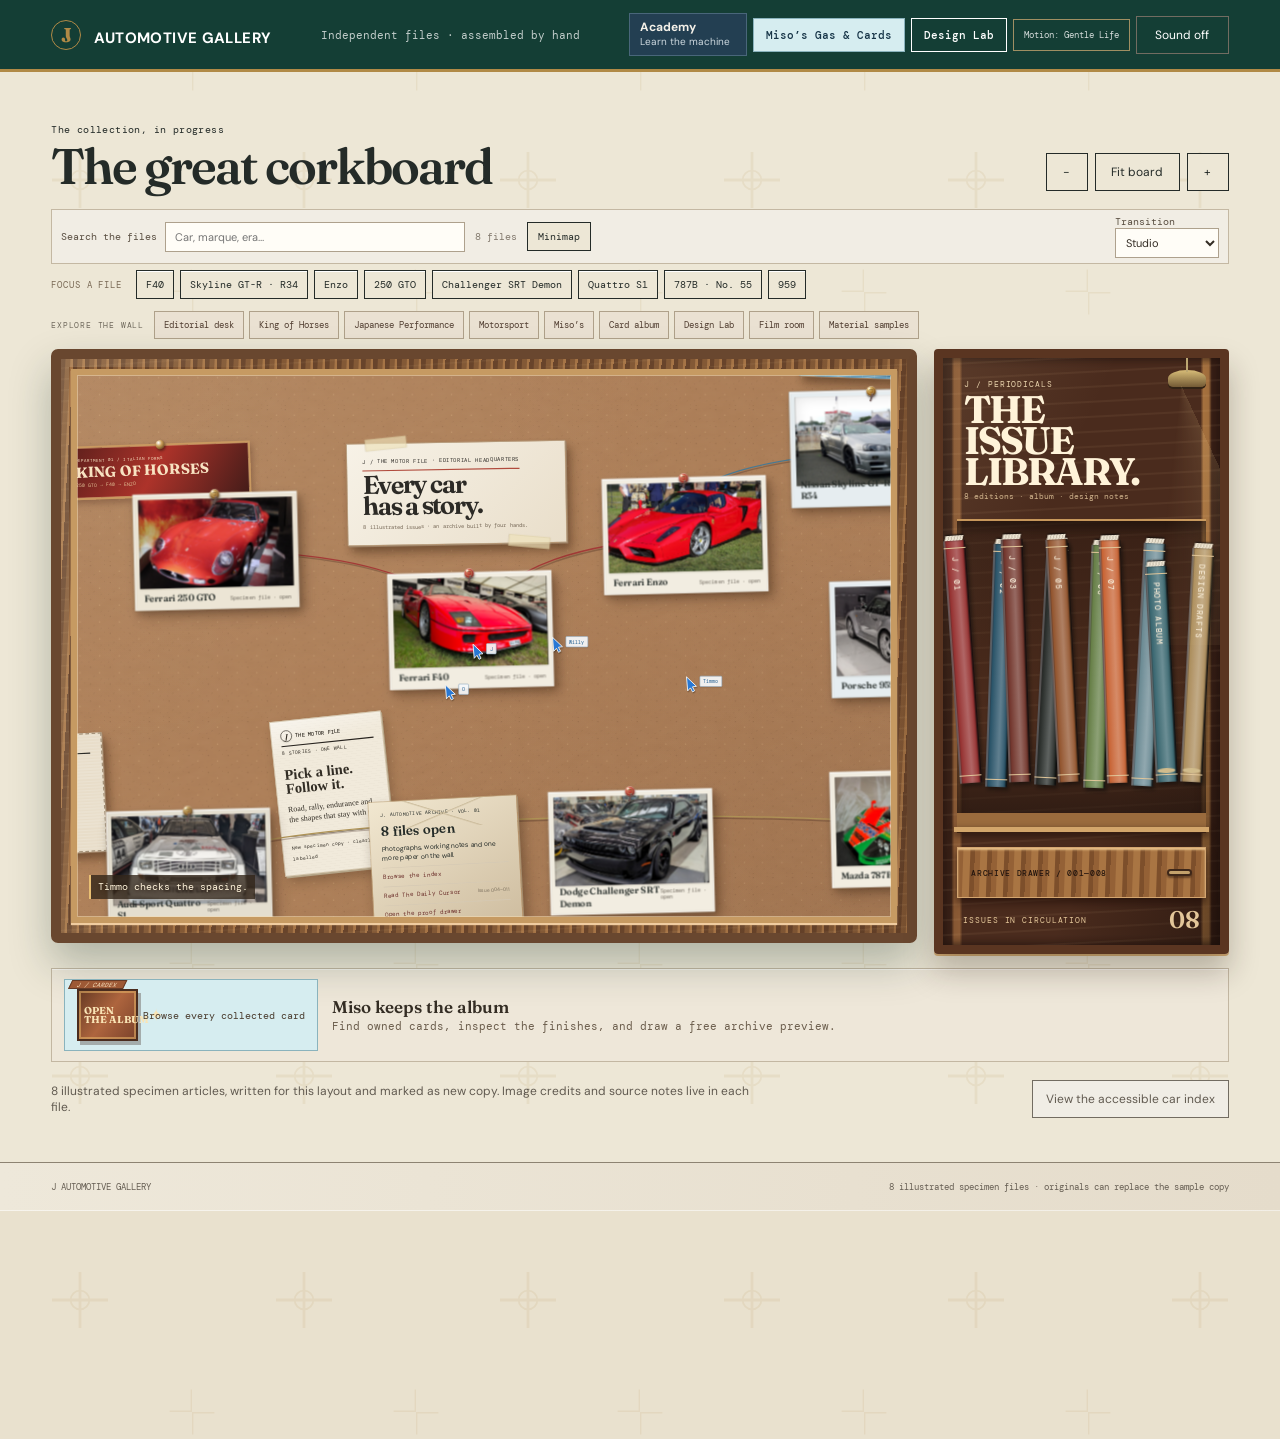
<file: index.html>
<!doctype html>
<html lang="en">
  <head>
    <meta charset="UTF-8" />
    <meta name="viewport" content="width=device-width, initial-scale=1, viewport-fit=cover" />
    <meta name="theme-color" content="#e9e1ce" />
    <meta name="description" content="Eight researched automotive magazine files, collectible photo cards, and a growing Porsche archive on the J Automotive Gallery corkboard." />
    <title>J Automotive Gallery — Automotive files & CARDEX</title>
    <link rel="preconnect" href="https://upload.wikimedia.org" />
    <link rel="preconnect" href="https://commons.wikimedia.org" />
    <link rel="stylesheet" href="./style.css?v=4.10.0" />
    <link rel="stylesheet" href="./app.css?v=4.10.0" />
  </head>
  <body>
    <main id="app" aria-live="off"></main>
    <script type="module" src="./app.js?v=4.10.0"></script>
  </body>
</html>
</file>
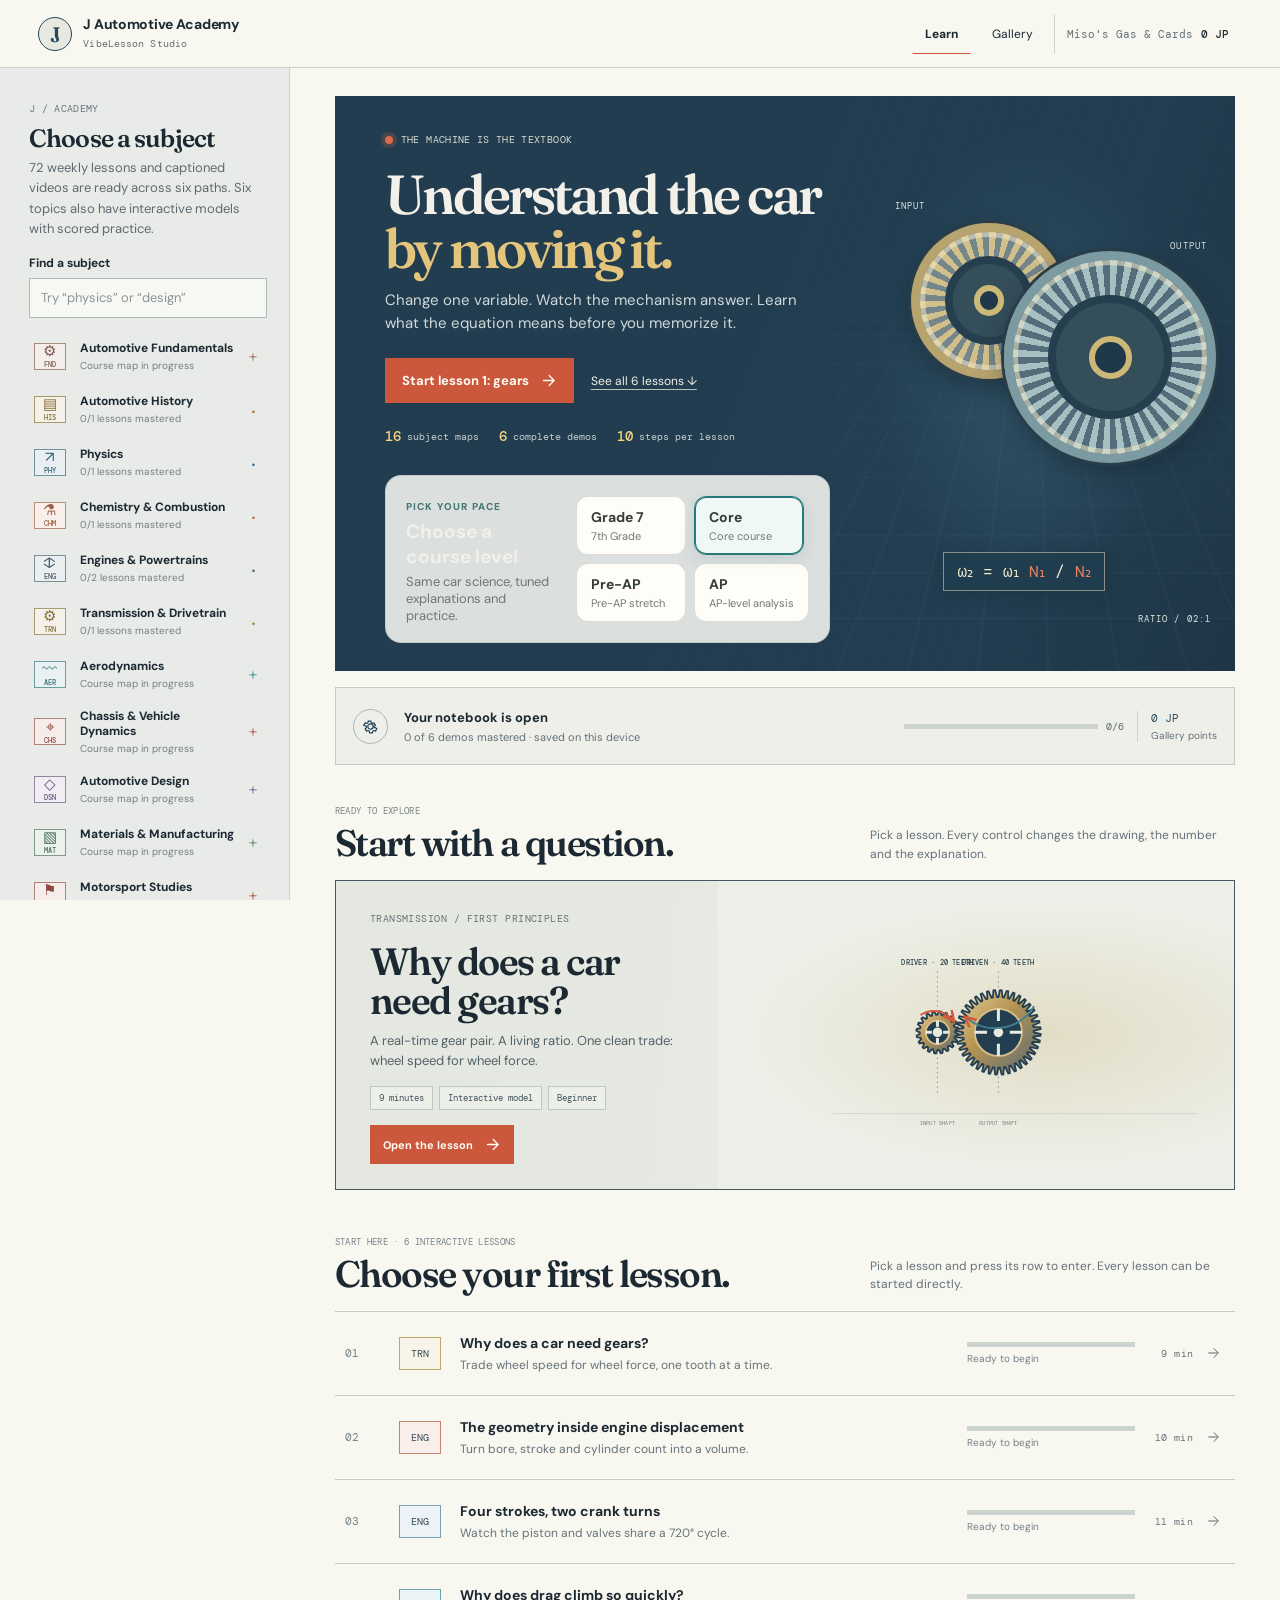
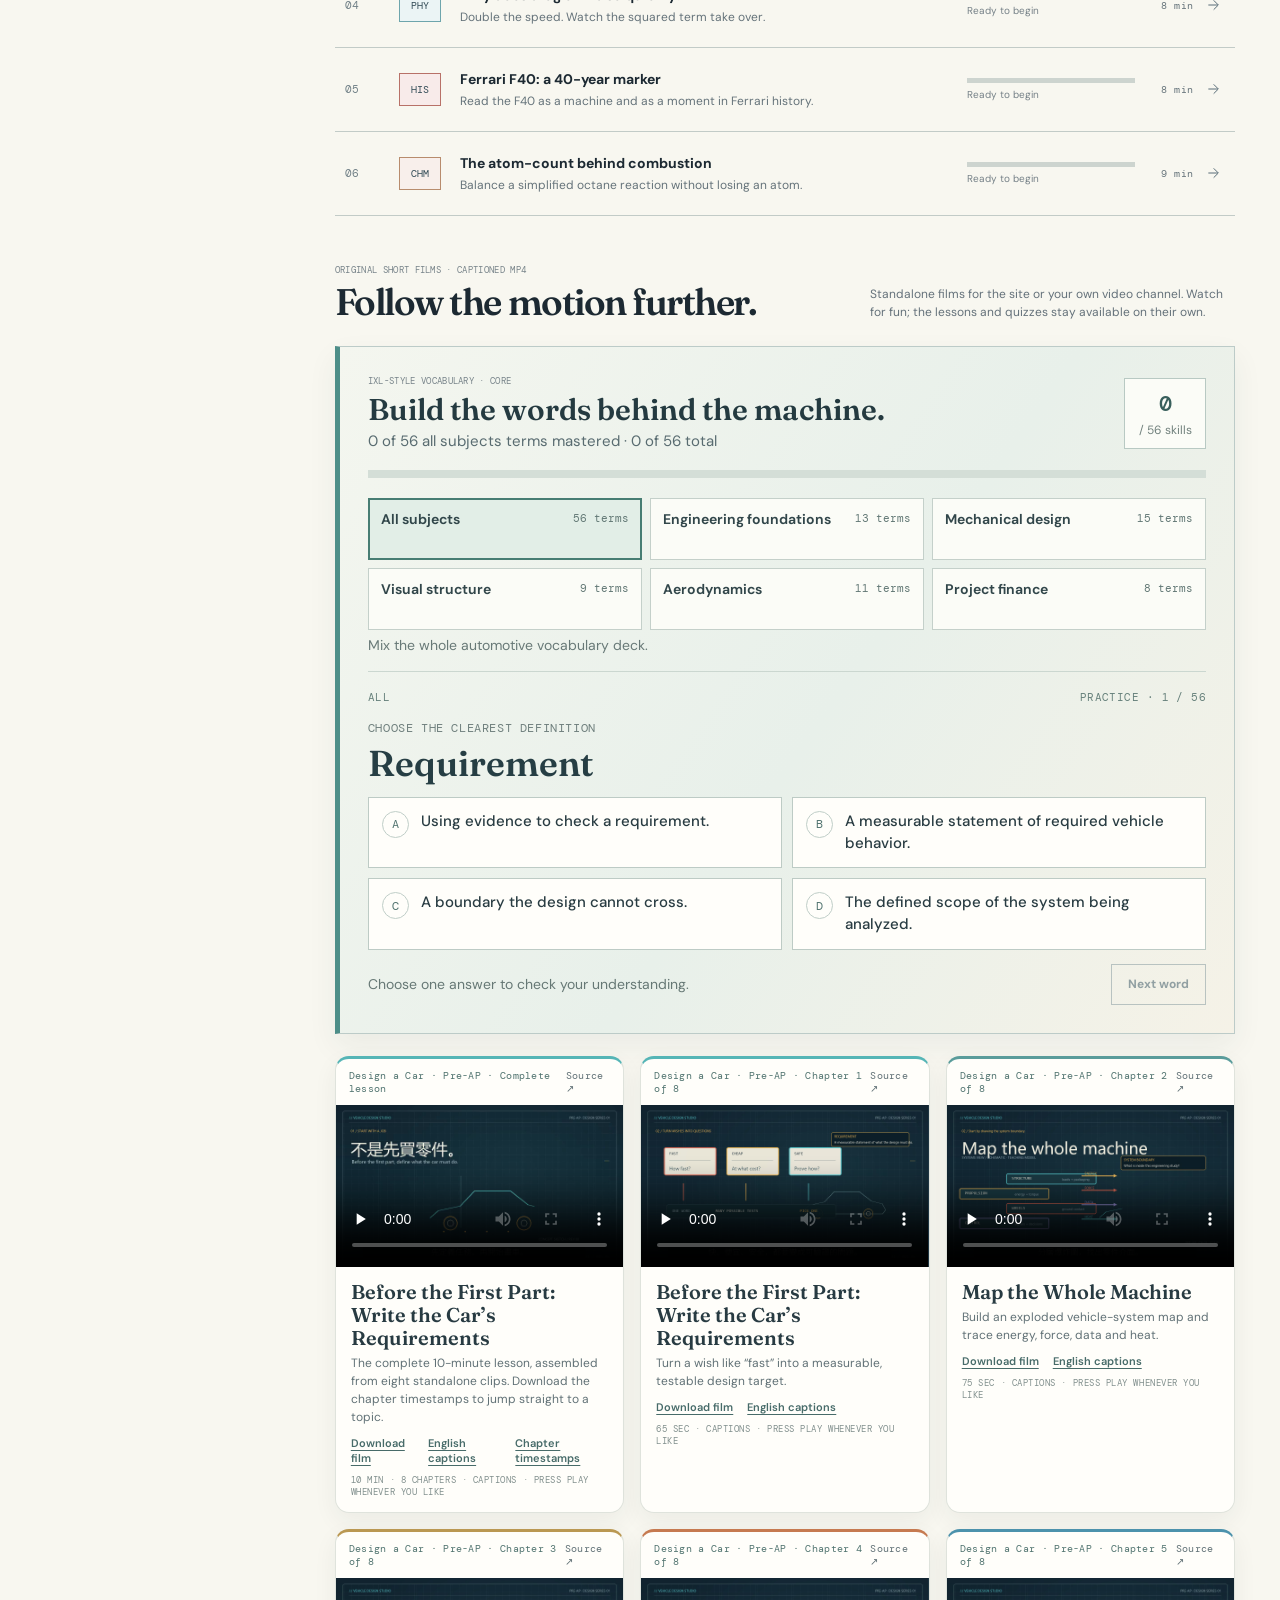
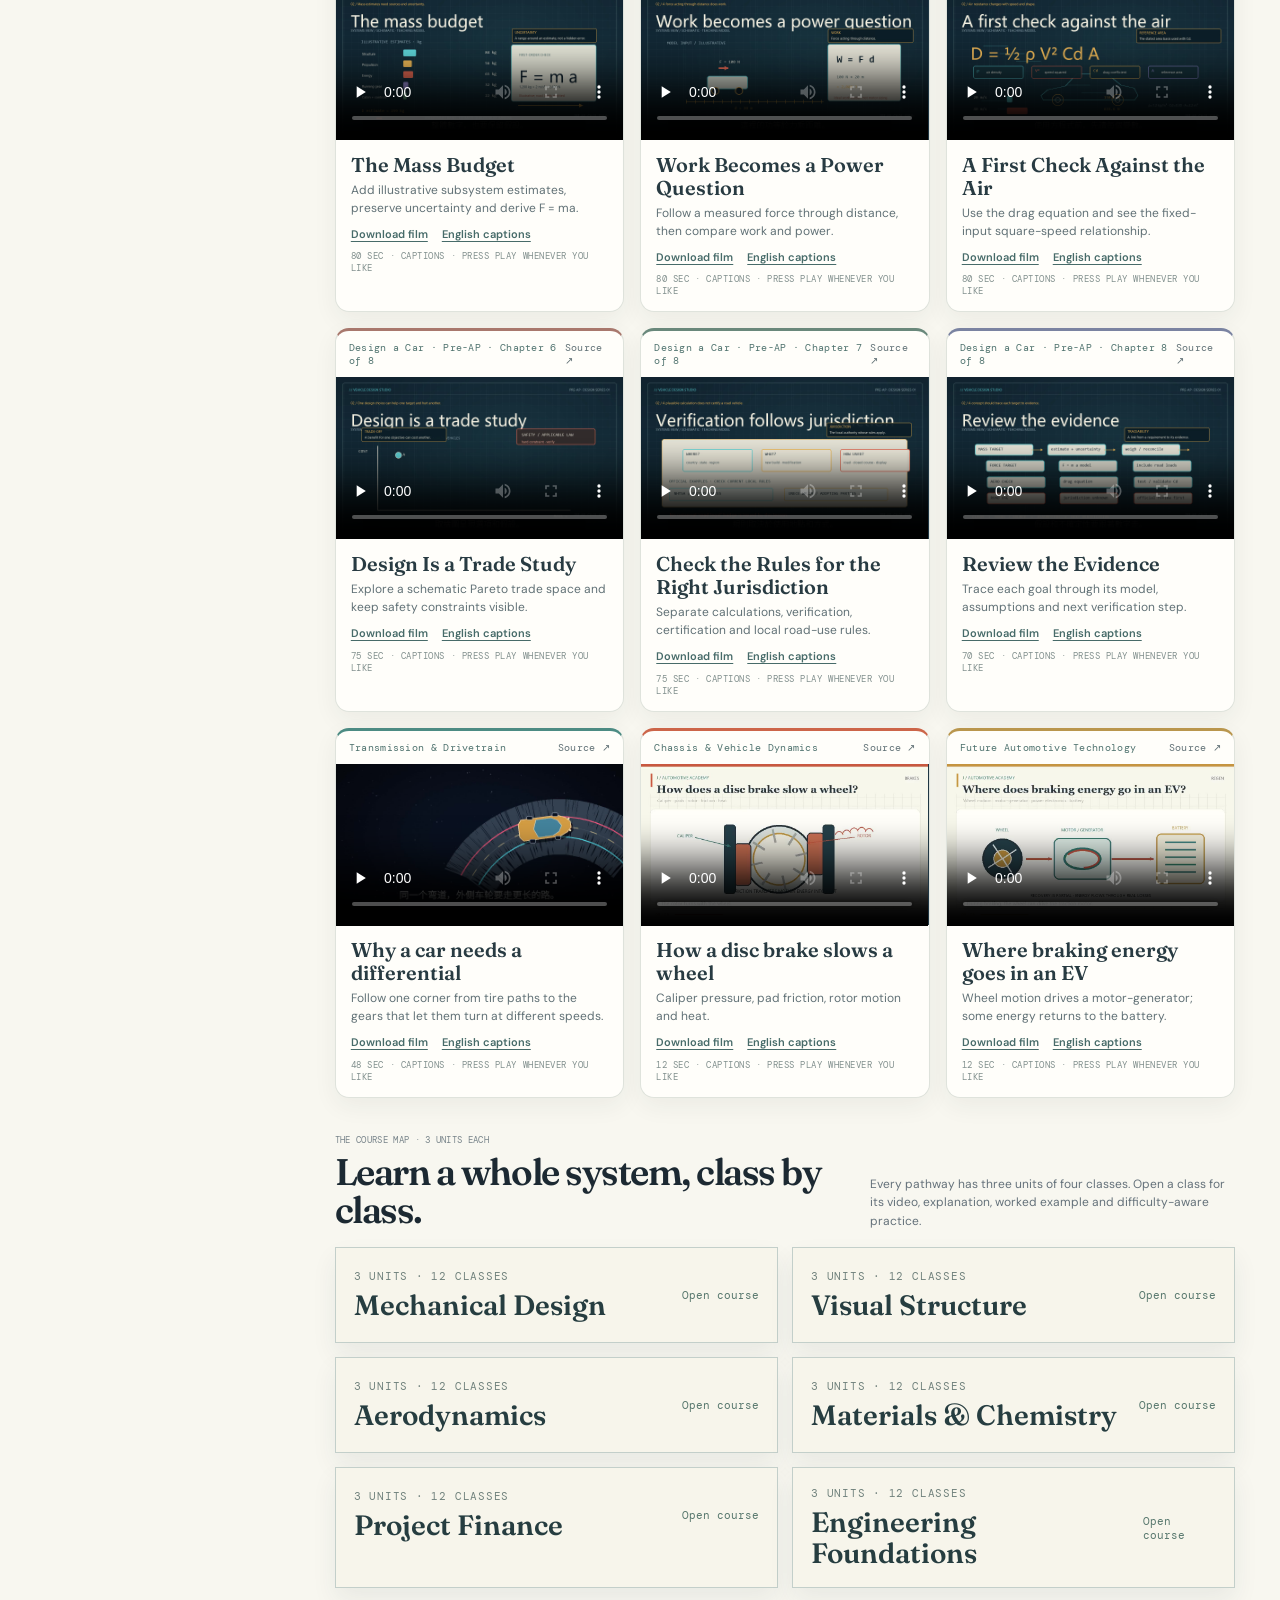
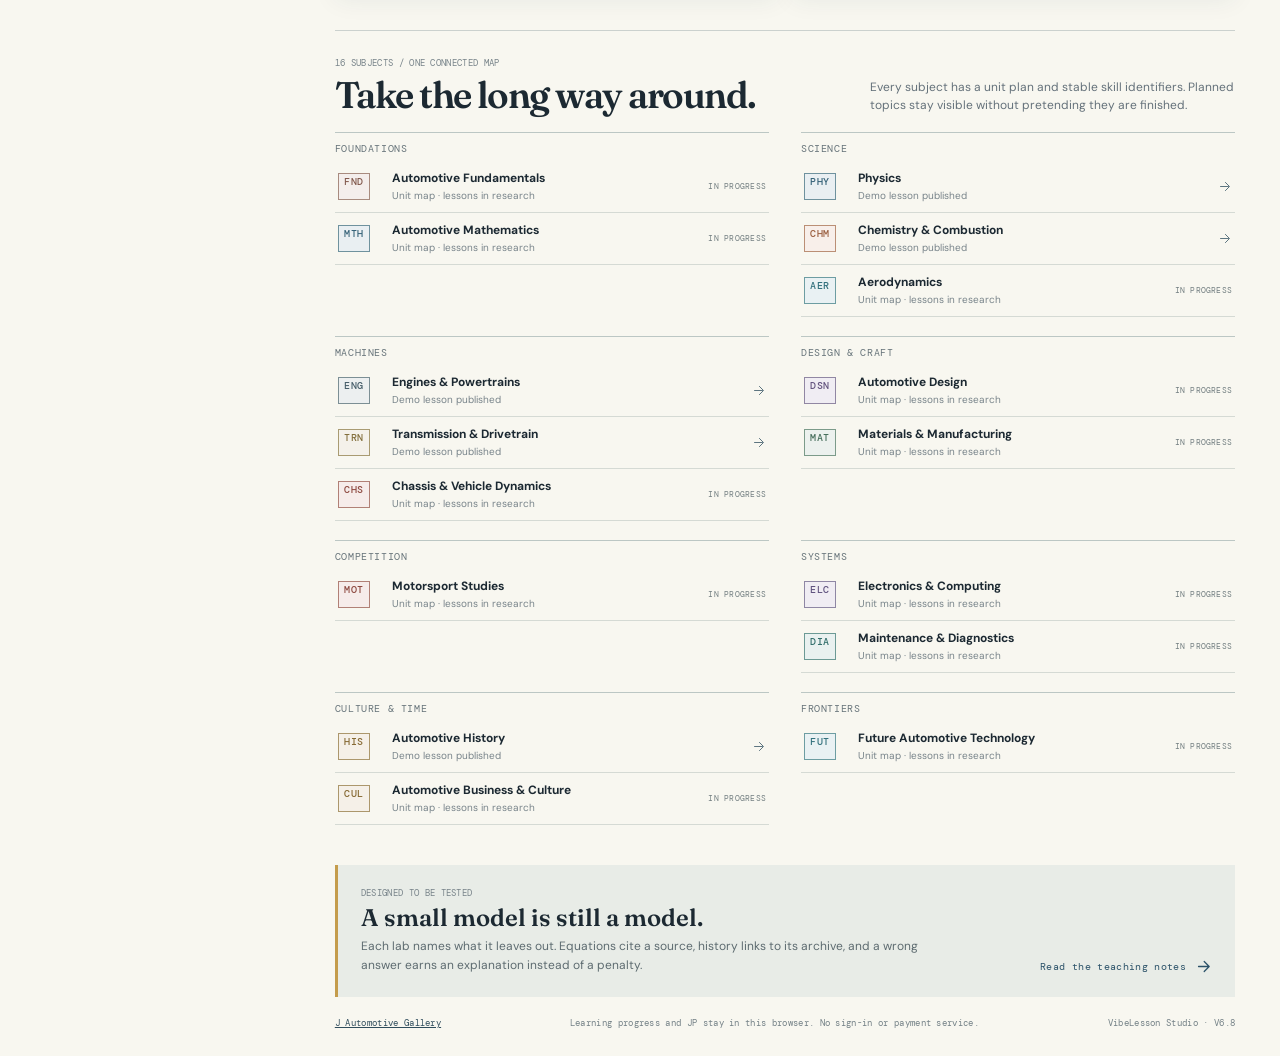
<file: academy.html>
<!doctype html>
<html lang="en">
  <head>
    <meta charset="UTF-8" />
    <meta name="viewport" content="width=device-width, initial-scale=1, viewport-fit=cover" />
    <meta name="theme-color" content="#20394a" />
    <meta name="description" content="An interactive automotive learning studio: build a gear ratio, animate an engine cycle, calculate drag and test what you understand." />
    <title>J Automotive Academy — VibeLesson Studio</title>
    <link rel="stylesheet" href="./academy.css?v=7.4.1" />
  </head>
  <body class="academy-page">
    <main id="academy-root" aria-live="off"></main>
    <script type="module" src="./academy.js?v=7.4.1"></script>
  </body>
</html>
</file>
<file: style.css>
@import"https://fonts.googleapis.com/css2?family=DM+Mono:wght@400;500&family=DM+Sans:wght@400;500;600;700&family=Fraunces:opsz,wght,SOFT,WONK@9..144,500,20,1;9..144,600,20,1;9..144,700,20,1&display=swap";:root{font-family:DM Sans,Arial,sans-serif;color:#25231f;background:#e9e1ce;font-synthesis:none;text-rendering:optimizeLegibility;--ink:#25231f;--paper:#f0ede5;--red:#b12b32;--blue:#2878d4;--mono:"DM Mono",monospace;--serif:"Fraunces",Georgia,serif;--wood:#70452c;--z-board:1;--z-chrome:5;--z-dialog:20}*{box-sizing:border-box}body{margin:0;min-width:320px;background:#e9e1ce}button,a,input{font:inherit}button,a{color:inherit}button{cursor:pointer}button:focus-visible,a:focus-visible,input:focus-visible{outline:3px solid #2878d4;outline-offset:3px}.site-shell{min-height:100dvh}.masthead,.mag-header{height:72px;padding:0 clamp(18px,4vw,58px);display:flex;align-items:center;justify-content:space-between;border-bottom:1px solid rgba(37,35,31,.2);background:#eee9dd;position:relative;z-index:var(--z-chrome)}.wordmark{text-decoration:none;font-weight:700;letter-spacing:.025em;font-size:15px}.wordmark span{display:inline-grid;place-items:center;width:30px;height:30px;margin-right:8px;border:1px solid var(--ink);border-radius:50%;font-family:var(--serif);font-size:20px}.masthead-note,.mag-issue{font-family:var(--mono);font-size:11px;color:#686259}.sound-toggle,.board-controls button,.text-button,.back-to-board,.article-toolbar button,.article-toolbar a,.margin-note button,.next-envelope button{background:transparent;border:1px solid #726c61;padding:10px 13px;font-size:12px;text-decoration:none}.sound-toggle{min-width:93px}.collection{max-width:1600px;margin:auto;padding:clamp(20px,4vw,54px) clamp(16px,4vw,54px) 44px}.collection-heading{display:flex;align-items:end;justify-content:space-between;margin:0 0 18px}.eyebrow,.section-kicker,.article-status,.article-byline small,.reference-note>span,.next-envelope span,.index-heading,.archive-envelope>span,.paper-masthead,.clipping-date{font-family:var(--mono);font-size:10px;letter-spacing:.04em}.collection-heading .eyebrow{margin:0 0 6px;color:#6a6156}.collection-heading h1{font:600 clamp(31px,4vw,50px)/.98 var(--serif);margin:0;letter-spacing:-.04em}.board-controls{display:flex;gap:7px}.board-controls button{min-width:42px;background:#f0ede5}.board-controls button:nth-child(2){min-width:85px}.board-window{height:min(66vh,650px);min-height:440px;overflow:hidden;padding:14px;border:9px solid #825735;box-shadow:0 8px 22px #30221425,inset 0 0 0 1px #c29257;border-radius:3px;background:repeating-linear-gradient(2deg,#99643e 0 3px,#805333 3px 6px,#71452b 6px 9px)}.board-frame{width:100%;height:100%;overflow:hidden;border:7px solid #d7b984;box-shadow:inset 0 3px 14px #39250d4a,0 3px 7px #24180e70;background:#b77b43}.board-surface{width:1500px;height:850px;position:relative;left:50%;top:50%;margin-left:-750px;margin-top:-425px;transform:translate(var(--board-x),var(--board-y)) scale(var(--board-zoom));transform-origin:center;background-color:#b98b59;background-image:radial-gradient(ellipse at 17% 26%,#d7ac744c,transparent 42%),radial-gradient(ellipse at 70% 78%,#74431f31,transparent 38%),url("data:image/svg+xml,%3Csvg viewBox='0 0 160 160' xmlns='http://www.w3.org/2000/svg'%3E%3Cfilter id='n'%3E%3CfeTurbulence type='fractalNoise' baseFrequency='.8' numOctaves='3' stitchTiles='stitch'/%3E%3C/filter%3E%3Cpath filter='url(%23n)' opacity='.12' d='M0 0h160v160H0z'/%3E%3C/svg%3E");box-shadow:inset 0 0 55px #57361831;touch-action:none;transition:transform .28s cubic-bezier(.2,.75,.25,1)}.board-window:active{cursor:grabbing}.board-top-note{position:absolute;left:74px;top:72px;font:10px/1.8 var(--mono);color:#583b26;transform:rotate(-2deg)}.board-top-note b{font:600 13px var(--serif)}.clipping{position:absolute;background:#eee7d7;color:#322d25;padding:15px;box-shadow:2px 5px 12px #27180d43,inset 0 0 0 1px #c2b7a3;font-family:Georgia,serif}.clipping-one{left:158px;top:215px;width:195px;height:255px;transform:rotate(-6deg)}.clipping-two{right:234px;top:162px;width:168px;height:216px;transform:rotate(4deg);background:#ded3b8}.paper-masthead{display:block;border-bottom:2px solid #27231f;padding-bottom:6px;font-size:9px;font-weight:700}.clipping-date{font-size:8px;display:block;margin-top:5px}.clipping h2{font:700 24px/.95 Georgia,serif;margin:20px 0 9px}.clipping p{font:13px/1.35 Georgia,serif}.clipping small{font:8px var(--mono)}.clip-rule{display:block;height:1px;background:#564c3b;margin:18px 0 7px}.clipping-two h2{font-size:26px;line-height:.98;margin:19px 0}.clipping-two p{font-size:11px}.board-photo{position:absolute;left:50%;top:47%;width:390px;transform:translate(-50%,-50%) rotate(-1.4deg);padding:11px 11px 42px;border:0;background:#f2ede1;text-align:left;box-shadow:5px 11px 24px #30211163;transition:transform .42s cubic-bezier(.18,.75,.24,1),box-shadow .3s;z-index:2}.board-photo:hover,.board-photo:focus-visible{transform:translate(-50%,-52%) rotate(0) scale(1.035);box-shadow:7px 18px 30px #26190f78}.photo-edge{height:223px;display:block;overflow:hidden;background:#24201c}.photo-edge img{width:100%;height:100%;object-fit:cover;display:block}.photo-caption{position:absolute;bottom:9px;left:14px;right:12px;display:flex;align-items:baseline;justify-content:space-between}.photo-caption b{font:600 19px var(--serif)}.photo-caption small{font:9px var(--mono);color:#676056}.pushpin,.pin-detail{position:absolute;width:16px;height:16px;border-radius:50%;background:radial-gradient(circle at 35% 28%,#ffe3dd 0 12%,#c64b42 26%,#892018 82%);box-shadow:1px 2px 3px #160d0a99}.pushpin:after{content:"";position:absolute;width:3px;height:14px;left:7px;top:11px;background:#6a5350;transform:rotate(18deg);z-index:-1}.pin-red{left:50%;top:-7px;margin-left:-8px}.scribble{position:absolute;font:italic 18px/1.1 Segoe Print,Comic Sans MS,cursive;color:#36302b;opacity:.83}.scribble-one{left:440px;bottom:115px;transform:rotate(-7deg)}.scribble-two{right:193px;bottom:178px;font-size:24px;transform:rotate(8deg)}.archive-envelope{position:absolute;right:88px;bottom:63px;width:245px;min-height:164px;padding:16px 18px;background:#e7ddc4;box-shadow:3px 7px 14px #2e1e114c;transform:rotate(-3deg);display:flex;flex-direction:column;align-items:flex-start;gap:8px}.archive-envelope:after{content:"";position:absolute;left:0;right:0;top:0;height:46px;background:linear-gradient(160deg,transparent 49%,#c7b796 50%,transparent 52%),linear-gradient(200deg,transparent 49%,#c7b796 50%,transparent 52%);opacity:.8;pointer-events:none}.archive-envelope>span{font-size:8px}.archive-envelope b{font:600 22px var(--serif)}.archive-envelope small{font:11px/1.35 DM Sans,sans-serif;max-width:200px}.archive-envelope button{border:0;padding:5px 0;text-decoration:underline;background:none;font-size:11px}.crew-layer{position:absolute;inset:0;pointer-events:none;z-index:6}.crew{position:absolute;width:32px;height:32px;border:2px solid #f4f1eb;border-radius:3px 11px 11px;background:var(--blue);box-shadow:2px 4px 8px #17120d70;display:grid;place-items:center;color:#fff;font:bold 15px var(--serif);animation-duration:1.5s;animation-fill-mode:both;animation-timing-function:cubic-bezier(.2,.75,.2,1)}.crew-o{left:67px;bottom:32px;background:#ad3e37;animation-name:carry-o}.crew-t{left:29px;bottom:68px;background:#526d48;animation-name:carry-t}.crew-w{left:68px;bottom:69px;background:#3d4654;animation-name:carry-w}.crew-j b,.crew-o b,.crew-t b,.crew-w b{font-weight:700}.door{position:absolute;left:22px;bottom:0;width:112px;height:74px;background:#4d3020;box-shadow:inset 0 0 0 5px #b88454;perspective:200px}.door-panel{position:absolute;inset:4px 5px 0 12px;background:repeating-linear-gradient(0deg,#885935 0 12px,#714729 12px 16px);transform-origin:left;animation:door-open .8s .15s ease-out both}.door-sign{position:absolute;left:27px;top:23px;font:8px var(--mono);color:#f0e4ce;transform:rotateY(-48deg);animation:door-open .8s .15s ease-out both}.board-status{position:absolute;left:154px;bottom:27px;font:10px var(--mono);color:#fff4db;text-shadow:0 1px 4px #27180d;z-index:7}.collection-footer{display:flex;align-items:center;justify-content:space-between;gap:24px;margin-top:18px;color:#615a50;font-size:12px}.collection-footer p{margin:0;max-width:700px}.text-button{background:#f0ede5}.car-index{margin-top:28px;border-top:1px solid #9b8e7a;padding-top:18px}.car-index[hidden]{display:none}.index-heading{display:flex;align-items:center;justify-content:space-between}.index-heading h2{font:600 26px var(--serif);margin:0}.car-index ul{list-style:none;padding:0;margin:10px 0;display:grid;grid-template-columns:repeat(auto-fit,minmax(250px,1fr));gap:1px;background:#b5aa98;border:1px solid #b5aa98}.car-index li{background:#eee9de;min-height:66px;padding:14px;display:flex;flex-direction:column;gap:5px}.car-index li button{background:none;border:0;text-align:left;padding:0;font-weight:600}.car-index li small{display:block;font:10px var(--mono);color:#746c61;margin-top:4px}.site-footer{display:flex;justify-content:space-between;padding:18px clamp(18px,4vw,58px);border-top:1px solid #8d8372;font:9px var(--mono);color:#665e53}.article-shell{background:var(--paper)}.mag-header{background:#24231f;color:#eee9dd;border:0}.mag-issue{color:#c3bdb2}.back-to-board{color:#eee9dd;border-color:#767169}.magazine{max-width:1240px;margin:auto;padding:0 clamp(18px,5vw,76px) 82px}.cover-spread{display:grid;grid-template-columns:.7fr 1.3fr;align-items:center;gap:clamp(26px,6vw,90px);padding:64px 0 44px;border-bottom:1px solid #c7c0b4}.cover-title{position:relative;z-index:2}.cover-title .eyebrow{color:#726b61;text-transform:uppercase}.cover-title h1{font:600 clamp(64px,10vw,140px)/.82 var(--serif);letter-spacing:-.075em;margin:26px 0 25px}.cover-title h1 em{font-weight:500;color:#a9272e}.standfirst{font:21px/1.35 var(--serif);max-width:290px}.article-status{display:inline-block;margin-top:17px;padding:8px 10px;border:1px solid #9c9589;color:#655d52}.hero-photo{position:relative;margin:0;padding:14px 14px 42px;background:#fbf9f4;box-shadow:0 10px 24px #30271d21;transform:rotate(.4deg);transition:transform .35s,box-shadow .35s}.hero-photo.is-lifted{transform:translateY(-8px) rotate(-1.4deg);box-shadow:0 22px 34px #30271d40}.hero-image-button{display:block;width:100%;height:auto;aspect-ratio:1.5;background:#211d19;overflow:hidden;padding:0;border:0}.hero-image-button img{width:100%;height:100%;object-fit:cover;display:block;transition:transform .35s}.hero-photo.is-lifted .hero-image-button img{transform:scale(1.035)}.hero-photo figcaption{position:absolute;left:14px;right:14px;bottom:10px;display:flex;flex-wrap:wrap;justify-content:space-between;gap:4px 15px;font:12px var(--mono);color:#625b51}.hero-photo figcaption a{color:#625b51}.hero-photo figcaption span{flex-basis:100%;font:12px DM Sans,sans-serif;color:#837b70}.pin-detail{top:5px;left:50%;width:13px;height:13px}.photo-registration{position:absolute;right:23px;top:21px;padding:5px 7px;background:#f4eee2dd;font:8px var(--mono)}.annotation{position:absolute;font:9px var(--mono);letter-spacing:.04em;color:#fff;background:#282520;opacity:0;transition:opacity .2s;padding:4px 6px;pointer-events:none}.annotation-nose{left:4%;bottom:25%}.annotation-wing{right:4%;top:38%}.hero-photo.is-magnifying .annotation{opacity:1}.magnifier{position:absolute;width:138px;height:138px;border:3px solid #eee9dd;border-radius:50%;box-shadow:0 4px 12px #100e0d66;pointer-events:none;opacity:0;transform:translate(-50%,-50%);background-size:320% 320%;z-index:3}.hero-photo.is-magnifying .magnifier{opacity:1}.article-toolbar{display:flex;justify-content:flex-end;gap:8px;padding:16px 0;border-bottom:1px solid #c7c0b4}.article-toolbar button,.article-toolbar a{font-size:11px}.article-toolbar [aria-pressed=true]{background:#a9272e;color:#fff;border-color:#a9272e}.story-grid{display:grid;grid-template-columns:.55fr 1.3fr;gap:clamp(34px,7vw,110px);padding:66px 4vw 72px}.margin-note{align-self:start;position:sticky;top:20px;border-top:3px solid #a9272e;padding-top:11px;max-width:240px}.margin-note>span{font:9px var(--mono);color:#786e61}.dialogue-line{font:italic 18px/1.25 var(--serif);margin:12px 0}.margin-note button{font:10px var(--mono);padding:7px 9px}.story-copy{max-width:680px;font:18px/1.72 Georgia,serif}.story-copy p{margin:0 0 22px}.dropcap:first-letter{float:left;font:74px/.76 var(--serif);padding:9px 10px 0 0;color:#a9272e}.article-byline{margin-top:38px!important;border-top:1px solid #b9b0a3;padding-top:14px;font:12px/1.5 var(--mono)!important}.article-byline small{font-size:9px;color:#756d61}.compare-section{background:#e5dfd2;margin:0 calc(clamp(18px,5vw,76px)*-1);padding:44px clamp(18px,5vw,76px) 48px}.compare-section h2,.film-section h2{font:600 clamp(33px,4vw,49px)/1 var(--serif);margin:9px 0}.compare-section>p,.film-section p{font:14px/1.45 Georgia,serif;color:#5f584f}.compare-view{height:clamp(260px,42vw,480px);position:relative;overflow:hidden;background:#403d38}.compare-view>img{position:absolute;width:100%;height:100%;inset:0;object-fit:cover}.compare-before{clip-path:inset(0 calc(100% - var(--split)) 0 0)}.compare-after{clip-path:inset(0 0 0 var(--split))}.compare-handle{position:absolute;top:0;bottom:0;left:var(--split);width:2px;background:#f4f1ea;transform:translate(-50%);display:flex;align-items:center;justify-content:center;color:#28241f}.compare-handle:after{content:"\2194";display:grid;place-items:center;width:36px;height:36px;border-radius:50%;background:#f4f1ea;font-size:19px}.compare-label{position:absolute;top:12px;background:#292621d9;color:#fff;padding:5px 8px;font:8px var(--mono)}.compare-left{left:12px}.compare-right{right:12px}.range-label{display:flex;gap:15px;align-items:center;margin:13px 0;font-size:12px}.range-label input{flex:1;accent-color:#a9272e}.compare-credits{font:9px/1.7 var(--mono);color:#71685e}.compare-credits a{color:inherit}.film-section{padding:58px 0 62px;display:grid;grid-template-columns:.8fr 1.2fr;gap:35px;align-items:center}.film-strip{display:flex;gap:10px;overflow-x:auto;padding:12px 6px 18px;scroll-snap-type:x mandatory}.film-frame{min-width:190px;width:45%;padding:8px 8px 24px;border:0;background:#27241f;color:#eee8dc;text-align:left;scroll-snap-align:start;opacity:.72;transform:rotate(-1deg);transition:opacity .2s,transform .2s}.film-frame:nth-child(2n){transform:rotate(1deg)}.film-frame.is-current{opacity:1;outline:2px solid #a9272e;outline-offset:2px}.film-frame img{width:100%;height:100px;object-fit:cover;display:block}.film-frame span{display:block;padding-top:7px;font:9px var(--mono)}.reference-note{padding:20px 0 26px;border-top:1px solid #beb6a9;border-bottom:1px solid #beb6a9;font:12px/1.6 Georgia,serif;max-width:820px}.reference-note>span{color:#746b60}.reference-note a{color:#792329}.next-envelope{margin:40px 0 0;padding:22px;display:flex;align-items:center;gap:18px;border:1px solid #ada392;background:#e9e1d2;box-shadow:3px 4px #c5bba8}.envelope-mark{width:48px;height:42px;display:grid;place-items:center;border:1px solid #a49a86;font:600 25px var(--serif);color:#a9272e}.next-envelope span{font-size:9px}.next-envelope p{font:13px Georgia,serif;margin:5px 0 0}.next-envelope button{margin-left:auto;background:var(--paper)}.lightbox[hidden]{display:none}.lightbox{position:fixed;inset:0;z-index:var(--z-dialog);background:#181714f4;display:grid;grid-template-columns:70px 1fr 70px;align-items:center;padding:45px 14px;color:#fff}.lightbox figure{margin:0;text-align:center}.lightbox figure img{max-width:min(100%,1400px);max-height:76dvh;object-fit:contain}.lightbox figcaption{font:11px/1.6 var(--mono);margin:12px auto 0;max-width:1000px;color:#ded8cc}.lightbox figcaption a{color:#eee4d2}.lightbox-close,.lightbox-nav{border:1px solid #8b8579;background:transparent;color:#fff;font-size:32px;width:44px;height:44px}.lightbox-close{position:absolute;right:18px;top:18px}.lightbox-nav{justify-self:center}.lightbox-prev{grid-column:1;grid-row:1}.lightbox-next{grid-column:3;grid-row:1}body.has-lightbox{overflow:hidden}@keyframes door-open{to{transform:rotateY(-67deg)}}@keyframes carry-j{0%{left:28px;bottom:30px;transform:translate(0)}55%{left:42%;bottom:42%;transform:translate(-50%,-50%)}to{left:50%;bottom:47%;transform:translate(-50%,-50%)}}@keyframes carry-o{0%{left:67px;bottom:32px}55%{left:48%;bottom:49%}to{left:47%;bottom:43%}}@keyframes carry-t{0%{left:29px;bottom:68px}55%{left:68%;bottom:39%}to{left:65%;bottom:44%}}@keyframes carry-w{0%{left:68px;bottom:69px}55%{left:58%;bottom:53%}to{left:55%;bottom:49%}}@media(max-width:800px){.masthead-note{display:none}.collection{padding-top:25px}.board-window{height:64vh;min-height:420px;padding:8px}.board-frame{border-width:4px}.board-surface{transform:translate(var(--board-x),var(--board-y)) scale(var(--board-zoom));transform-origin:center}.collection-heading{align-items:center}.collection-heading h1{font-size:34px}.board-controls button{padding:8px 10px}.clipping-one{left:145px}.board-photo{width:340px}.photo-edge{height:195px}.archive-envelope{right:52px}.scribble-one{left:380px}.collection-footer{align-items:flex-start;flex-direction:column;gap:10px}.cover-spread{grid-template-columns:1fr;gap:26px;padding-top:38px}.cover-title h1{font-size:clamp(72px,17vw,118px);margin:20px 0}.hero-photo{max-width:680px;margin:auto;width:100%}.story-grid{grid-template-columns:1fr;gap:25px;padding-top:38px}.margin-note{position:static;max-width:none}.film-section{grid-template-columns:1fr;gap:12px}.site-footer{gap:10px;flex-wrap:wrap}.lightbox{grid-template-columns:42px 1fr 42px;padding:50px 4px 25px}.lightbox-nav{width:36px;height:36px}.next-envelope{align-items:flex-start;flex-wrap:wrap}.next-envelope button{margin-left:0}}@media(max-width:520px){.masthead{height:60px;padding:0 14px}.wordmark{font-size:12px}.wordmark span{width:26px;height:26px}.sound-toggle{min-width:80px;padding:8px;font-size:10px}.collection-heading h1{font-size:29px}.collection-heading .eyebrow{font-size:8px}.board-controls{gap:4px}.board-controls button{min-width:34px;font-size:11px;padding:7px}.board-controls button:nth-child(2){min-width:60px}.board-window{min-height:390px;height:58vh;padding:5px;border-width:6px}.board-surface{transform:translate(var(--board-x),var(--board-y)) scale(var(--board-zoom))}.board-photo{width:365px}.photo-edge{height:210px}.clipping-one{left:130px}.archive-envelope{right:65px;bottom:60px}.board-status{left:145px;bottom:21px;font-size:9px;max-width:230px}.collection-footer{font-size:11px}.mag-header{height:61px;padding:0 12px}.back-to-board{padding:8px;font-size:10px}.mag-issue{font-size:8px}.magazine{padding-left:17px;padding-right:17px}.cover-title h1{font-size:76px}.standfirst{font-size:18px}.hero-photo{padding:8px 8px 46px}.hero-photo figcaption{left:9px;right:9px;bottom:7px;font-size:8px}.hero-photo figcaption span{font-size:9px}.article-toolbar{justify-content:flex-start;flex-wrap:wrap}.article-toolbar button,.article-toolbar a{font-size:10px;padding:8px}.story-copy{font-size:17px;line-height:1.65}.compare-section{margin-left:-17px;margin-right:-17px;padding-left:17px;padding-right:17px}.compare-view{height:260px}.film-frame{min-width:150px}.next-envelope{padding:15px}.next-envelope p{font-size:12px}.next-envelope button{width:100%}.site-footer{font-size:8px}.lightbox{grid-template-columns:32px 1fr 32px}.lightbox figure img{max-height:68dvh}.lightbox-nav{width:30px;height:38px;font-size:25px}}@media(prefers-reduced-motion:reduce){*,*:before,*:after{scroll-behavior:auto!important;animation-duration:.01ms!important;animation-iteration-count:1!important;transition-duration:.01ms!important}.crew{display:none}.board-surface{transition:none}}.board-photo-car{left:var(--card-x);top:var(--card-y);width:270px;padding:8px 8px 35px;transform:translate(-50%,-50%) rotate(var(--card-tilt));opacity:1;animation:none}.board-photo-car .photo-edge{height:146px}.board-photo-car .photo-caption b{font-size:15px}.board-photo-car .photo-caption small{font-size:8px}.board-photo-car:hover,.board-photo-car:focus-visible{transform:translate(-50%,-54%) rotate(0) scale(1.045);z-index:4}.car-ferrari-f40{--card-x:52%;--card-y:49%;--card-tilt:-2deg;z-index:3}.car-nissan-r34{--card-x:29%;--card-y:38%;--card-tilt:2.5deg}.car-ferrari-enzo{--card-x:74%;--card-y:31%;--card-tilt:1deg}.car-ferrari-250-gto{--card-x:32%;--card-y:71%;--card-tilt:-1deg}.car-dodge-demon{--card-x:72%;--card-y:72%;--card-tilt:2deg}.car-audi-quattro-s1{--card-x:88%;--card-y:51%;--card-tilt:-2.5deg}.car-mazda-787b{--card-x:51%;--card-y:82%;--card-tilt:1deg}.car-dodge-demon{--card-x:67%;--card-y:72%;--card-tilt:2deg}.clipping-one{left:72px;top:218px;width:184px}.clipping-two{left:490px;right:auto;top:100px}.board-photo-car:nth-of-type(3){z-index:3}.board-photo-car:nth-of-type(4){z-index:2}.pin-gold{left:50%;top:-7px;margin-left:-8px;background:radial-gradient(circle at 35% 28%,#fff2c8 0 12%,#c98b34 26%,#80541c 82%)}.transition-layer{position:fixed;inset:0;z-index:19;display:grid;place-items:center;pointer-events:none;overflow:hidden;animation:transition-wash .95s cubic-bezier(.2,.7,.22,1) both}.transition-paper{position:absolute;inset:0;background:var(--transition-color,#efe9db);transform:scaleY(1);transform-origin:center;animation:paper-sweep 1.15s cubic-bezier(.7,0,.2,1) both}.transition-enter{--transition-color:#f1e8d5}.transition-swap{--transition-color:#d8e1e1}.transition-return{--transition-color:#b88a5b}.transition-crew{position:absolute;inset:0;display:flex;align-items:center;justify-content:center;gap:clamp(16px,5vw,70px)}.transition-crew i{width:clamp(38px,6vw,70px);height:clamp(44px,7vw,82px);display:grid;place-items:center;border:4px solid #f5f0e8;border-radius:8px 22px 22px;background:#314d5c;color:#fff;font:700 clamp(20px,3vw,34px) var(--serif);font-style:normal;box-shadow:3px 8px 17px #17120d55;animation:carry-file .9s cubic-bezier(.2,.7,.25,1) both}.transition-crew i:nth-child(2){background:#a64034;animation-delay:.04s}.transition-crew i:nth-child(3){background:#597047;animation-delay:.08s}.transition-crew i:nth-child(4){background:#303943;animation-delay:.12s}.transition-label{position:absolute;left:50%;top:calc(50% + clamp(74px,10vw,110px));transform:translate(-50%);padding:8px 12px;background:#29251fe8;color:#fff9eb;font:10px var(--mono);white-space:nowrap}.transition-skip{pointer-events:auto;position:absolute;right:18px;top:18px;border:1px solid #524a40;background:#f7f1e7;padding:10px 13px;font:11px var(--mono)}.transition-layer.is-finished{opacity:0;transition:opacity .16s ease}@keyframes transition-wash{0%{opacity:1}to{opacity:1}}@keyframes paper-sweep{0%{clip-path:inset(0 0 100% 0)}15%{clip-path:inset(0 0 0 0)}82%{clip-path:inset(0 0 0 0)}to{clip-path:inset(100% 0 0 0)}}@keyframes carry-file{0%{transform:translateY(32px) rotate(-8deg) scale(.65);opacity:0}38%{transform:translateY(-5px) rotate(4deg) scale(1.08);opacity:1}70%{transform:translateY(0) rotate(-2deg) scale(1)}to{transform:translateY(-27px) rotate(7deg) scale(.86);opacity:0}}.theme-r34{--paper:#dce5e7;--ink:#132a36;--blue:#2c5365}.theme-r34 .mag-header{background:#10232f}.theme-r34 .cover-spread{border-bottom:4px solid #315e70}.theme-r34 .cover-title h1 em{color:#22758f}.theme-r34 .story-grid{background:linear-gradient(90deg,#c8d7db 0 1px,transparent 1px) 20px 0/48px 100%}.theme-r34 .margin-note{border-color:#207b96}.theme-r34 .dropcap:first-letter{color:#207b96}.theme-r34 .compare-section{background:#cad9dc}.theme-r34 .range-label input{accent-color:#24748a}.theme-enzo{--paper:#e9e4db;--ink:#1a1a19}.theme-enzo .mag-header{background:#171817;border-bottom:4px solid #d84b2e}.theme-enzo .cover-spread{grid-template-columns:.8fr 1.2fr}.theme-enzo .cover-title h1{font-family:var(--mono);font-weight:500;letter-spacing:-.1em}.theme-enzo .cover-title h1 em{color:#d84b2e}.theme-enzo .hero-photo{box-shadow:12px 12px #d84b2e}.theme-enzo .margin-note{border-color:#d84b2e}.theme-enzo .dropcap:first-letter{color:#d84b2e}.theme-enzo .compare-section{background:#d9d4ca}.theme-gto{--paper:#f0ebdc;--ink:#343827}.theme-gto .mag-header{background:#313b2c}.theme-gto .cover-title h1{font-family:Georgia,serif;font-weight:400;letter-spacing:-.08em}.theme-gto .cover-title h1 em{color:#7a342d}.theme-gto .hero-photo{transform:rotate(-1deg);box-shadow:0 12px #c0b187,0 18px 28px #30271d28}.theme-gto .story-copy{font-family:Georgia,serif;line-height:1.84}.theme-gto .margin-note{border-color:#7a342d}.theme-gto .dropcap:first-letter{color:#7a342d}.theme-gto .compare-section{background:#ded5bb}.theme-demon{--paper:#211f1c;--ink:#f1e9d8;color:#eee7db}.theme-demon .mag-header{background:#0d0d0c}.theme-demon .magazine{background:#211f1c}.theme-demon .cover-spread{border-color:#665033}.theme-demon .cover-title .eyebrow,.theme-demon .article-status,.theme-demon .section-kicker,.theme-demon .reference-note>span{color:#e6aa45}.theme-demon .cover-title h1{font-family:var(--mono);font-weight:900;text-transform:uppercase;letter-spacing:-.09em}.theme-demon .cover-title h1 em{color:#e8a43b}.theme-demon .article-status{border-color:#9a7035}.theme-demon .hero-photo{background:#111;box-shadow:0 12px #b27827}.theme-demon .story-grid{background:#292622}.theme-demon .margin-note{border-color:#df9d2e}.theme-demon .story-copy{font-family:DM Sans,sans-serif;color:#e8e0d2}.theme-demon .dropcap:first-letter{color:#eea937}.theme-demon .compare-section{background:#302d27}.theme-demon .compare-section>p,.theme-demon .film-section p,.theme-demon .reference-note{color:#d4cbbb}.theme-demon .reference-note{border-color:#665033}.theme-demon .reference-note a{color:#f1b94f}.theme-demon .next-envelope{background:#302d27;border-color:#74613e}.theme-demon .envelope-mark{color:#efb64b;border-color:#74613e}.theme-demon .next-envelope button{background:#211f1c;color:#f2eadb}.theme-demon .site-footer{background:#211f1c;color:#c4b8a4;border-color:#665033}.theme-demon .film-frame{background:#10100f}.theme-audi{--paper:#e9eadf;--ink:#27302a}.theme-audi .mag-header{background:#252e2a;border-bottom:4px solid #7a9d43}.theme-audi .cover-title h1{font-family:var(--mono);font-weight:800;letter-spacing:-.12em}.theme-audi .cover-title h1 em{color:#6d923a}.theme-audi .hero-photo{box-shadow:9px 9px #b2c343}.theme-audi .margin-note{border-color:#ad2630}.theme-audi .dropcap:first-letter{color:#6d923a}.theme-audi .compare-section{background:#d6dcc9}.theme-audi .range-label input{accent-color:#a92d31}.theme-mazda{--paper:#202522;--ink:#f2eddf}.theme-mazda .mag-header{background:#111513;border-bottom:4px solid #eb6c28}.theme-mazda .cover-title h1{font-family:var(--mono);font-size:clamp(50px,8vw,108px);font-weight:800;letter-spacing:-.1em}.theme-mazda .cover-title h1 em{color:#eb6c28}.theme-mazda .cover-spread{border-color:#56634e}.theme-mazda .hero-photo{background:#141817;box-shadow:-10px 10px #ef6c27}.theme-mazda .margin-note{border-color:#9dc43b}.theme-mazda .dropcap:first-letter{color:#ef6c27}.theme-mazda .compare-section{background:#2c332d}.theme-mazda .compare-section>p,.theme-mazda .film-section p,.theme-mazda .reference-note{color:#ddd7c9}.theme-mazda .reference-note{border-color:#56634e}.theme-mazda .reference-note a{color:#ff9c60}.theme-mazda .next-envelope{background:#2c332d;border-color:#56634e}.theme-mazda .envelope-mark{color:#ef6c27;border-color:#56634e}.theme-mazda .next-envelope button{background:#202522;color:#eee7d8}.theme-mazda .site-footer{background:#202522;color:#c5c5b4;border-color:#56634e}@media(max-width:800px){.board-photo-car{width:250px}.board-photo-car .photo-edge{height:134px}.car-nissan-r34{--card-x:25%;--card-y:33%}.car-ferrari-enzo{--card-x:77%;--card-y:27%}.car-ferrari-250-gto{--card-x:24%;--card-y:72%}.car-dodge-demon{--card-x:76%;--card-y:70%}.car-audi-quattro-s1{--card-x:88%;--card-y:48%}.car-mazda-787b{--card-x:52%;--card-y:83%}}@media(max-width:520px){.board-photo-car{width:230px;padding:7px 7px 32px}.board-photo-car .photo-edge{height:124px}.board-photo-car .photo-caption{left:10px;bottom:7px}.board-photo-car .photo-caption b{font-size:13px}.board-photo-car .photo-caption small{font-size:7px}.car-nissan-r34{--card-x:19%;--card-y:31%}.car-ferrari-enzo{--card-x:81%;--card-y:26%}.car-ferrari-250-gto{--card-x:19%;--card-y:75%}.car-dodge-demon{--card-x:81%;--card-y:69%}.car-audi-quattro-s1{--card-x:91%;--card-y:46%}.car-mazda-787b{--card-x:52%;--card-y:86%}.board-top-note{left:40px}.clipping-one{left:70px}.archive-envelope{right:20px}.scribble-one{left:270px}.transition-label{max-width:86vw;white-space:normal;text-align:center}}@media(prefers-reduced-motion:reduce){.transition-layer{display:none}}.article-shell{color:var(--ink)}.theme-mazda{color:#eee7d8}.board-surface{background-image:linear-gradient(100deg,#ffffff09,#51331c14),url("./corkboard-texture-YSCDTBOB.png");background-size:cover;background-position:center}.transition-layer{z-index:30;inset:0;background:#dce4e9;display:block;pointer-events:auto;animation:none;opacity:1}.workbench{height:100%;width:100%;display:grid;grid-template-columns:74px minmax(260px,1fr) 245px;grid-template-rows:48px 1fr 58px;background:#dbe1e7;color:#263440;font:12px/1.3 DM Sans,Arial,sans-serif}.workbench-head{grid-column:1/-1;display:flex;align-items:center;gap:28px;padding:0 18px;background:#263746;color:#edf4f8;border-bottom:1px solid #60717d;font:10px DM Mono,monospace;letter-spacing:.06em}.workbench-head b{font-size:12px}.workbench-clock{margin-left:auto;color:#c3d8e6}.workbench-rail{grid-column:1;grid-row:2;background:#eef2f5;border-right:1px solid #bbc6cf;display:flex;align-items:center;flex-direction:column;gap:8px;padding:12px 6px}.workbench-rail>b,.workbench-inspector>b{font:9px DM Mono,monospace;letter-spacing:.1em;color:#71808b}.workbench-rail button{width:58px;height:53px;border:1px solid transparent;border-radius:3px;background:transparent;color:#38617b;font-size:19px}.workbench-rail button:hover{background:#e0ebf3;border-color:#9fb5c5}.workbench-rail small{display:block;font:9px DM Sans,sans-serif;color:#43535f}.workbench-stage{grid-column:2;grid-row:2;display:grid;grid-template-rows:30px 1fr 45px;min-width:0;padding:12px 18px}.stage-ruler{display:flex;justify-content:space-between;color:#647685;font:9px DM Mono,monospace}.stage-art{position:relative;align-self:center;justify-self:center;width:min(640px,82%);aspect-ratio:1.52;background:#f4f0e8;box-shadow:0 12px 40px #2637463d;overflow:visible;animation:stage-fold var(--transition-ms,2.5s) cubic-bezier(.2,.7,.2,1) both;transform-origin:50% 50%}.stage-art>img{width:100%;height:100%;object-fit:cover;display:block;filter:saturate(.93)}.stage-art:after{content:"";position:absolute;inset:0;border:1px solid #ffffff9c;box-shadow:inset 0 0 30px #1c27321b;pointer-events:none}.selection-box{position:absolute;inset:-8px;border:1px solid #1688d5;z-index:2;animation:selection-pulse 1.2s ease-in-out infinite alternate}.selection-box i{position:absolute;width:8px;height:8px;background:#fff;border:1px solid #1688d5}.selection-box i:nth-child(1){left:-4px;top:-4px}.selection-box i:nth-child(2){right:-4px;top:-4px}.selection-box i:nth-child(3){left:-4px;bottom:-4px}.selection-box i:nth-child(4){right:-4px;bottom:-4px}.stage-title{position:absolute;left:22px;bottom:20px;background:#f7f3e9e8;padding:7px 10px;font:600 18px DM Mono,monospace;color:#1c2932;box-shadow:2px 3px 8px #1114}.stage-worker{position:absolute;display:flex;align-items:center;gap:7px;padding:5px 9px;border:1px solid #d7dfe4;border-radius:4px;background:#fbfcfdf2;box-shadow:0 3px 8px #121c2840;font:700 11px DM Mono,monospace;animation:worker-cooperate 1.5s cubic-bezier(.3,.7,.2,1) infinite alternate}.stage-worker small{font:9px DM Sans,sans-serif;font-weight:400}.worker-j{left:-29px;top:18%}.worker-o{right:-35px;top:35%;animation-delay:.12s}.worker-t{left:20%;bottom:-25px;animation-delay:.24s}.worker-w{right:16%;bottom:-25px;animation-delay:.36s}.workbench-timeline{display:flex;align-items:center;gap:11px;color:#71808b;font:9px DM Mono,monospace}.workbench-timeline>div{height:5px;flex:1;background:#bccbd5;border-radius:6px;overflow:hidden}.workbench-timeline>div i{display:block;width:33%;height:100%;background:#1688d5;animation:timeline-run var(--transition-ms,2.5s) linear both}.workbench-timeline button,.workbench-footer button,.workbench-footer select{border:1px solid #aab7c1;background:#f7f9fa;color:#293943;padding:7px 10px;font:10px DM Sans,sans-serif}.workbench-inspector{grid-column:3;grid-row:2;background:#f0f3f5;border-left:1px solid #bbc6cf;padding:15px 12px;display:flex;flex-direction:column;gap:8px}.workbench-inspector>button{border:1px solid #d2dbe1;background:#fff;text-align:left;padding:8px;color:#314754;font:10px DM Mono,monospace}.workbench-inspector>button.is-selected{border-color:#198bd3;background:#e7f3fb}.inspector-values{margin-top:8px;border-top:1px solid #ccd5dc;padding-top:12px;color:#697b87;font:9px DM Mono,monospace}.inspector-values label{display:flex;align-items:center;gap:7px;margin-top:8px}.inspector-values input{width:86px;border:1px solid #bbc8d1;background:#fff;padding:5px;color:#273c48;font:10px DM Mono,monospace}.workbench-dialogue{margin-top:auto;border-left:2px solid #db8f56;padding:8px;background:#fff;font:italic 11px/1.45 Georgia,serif;color:#4e5c64}.workbench-footer{grid-column:1/-1;grid-row:3;display:flex;align-items:center;gap:12px;padding:0 14px;background:#eef2f5;border-top:1px solid #bbc6cf}.workbench-footer .transition-label{position:static;transform:none;margin-right:auto;background:transparent;color:#405461;padding:0;font:10px DM Mono,monospace}.workbench-footer label{display:flex;align-items:center;gap:7px;color:#687a87;font:9px DM Mono,monospace}.transition-skip{position:static;pointer-events:auto}.transition-layer.is-paused *{animation-play-state:paused!important}.transition-layer.is-finished{opacity:0;transition:opacity .18s ease}.transition-layer.is-finished .workbench{pointer-events:none}@keyframes stage-fold{0%{transform:perspective(800px) rotateY(-24deg) scale(.76);clip-path:inset(0 48% 0 48%);opacity:.3}30%{clip-path:inset(0 0 0 0);opacity:1}68%{transform:perspective(800px) rotateY(2deg) scale(1.01)}to{transform:perspective(800px) rotateY(0) scale(1)}}@keyframes worker-cooperate{0%{translate:0 6px;rotate:-3deg}to{translate:0 -5px;rotate:2deg}}@keyframes selection-pulse{0%{border-color:#1688d5}to{border-color:#8cc9f0}}@keyframes timeline-run{0%{width:0}to{width:100%}}@media(max-width:700px){.workbench{grid-template-columns:54px minmax(0,1fr);grid-template-rows:44px 1fr 56px}.workbench-head{gap:10px;padding:0 8px;font-size:8px}.workbench-head b{font-size:9px}.workbench-rail{padding:8px 3px}.workbench-rail button{width:46px}.workbench-inspector{display:none}.workbench-stage{grid-column:2;padding:8px 10px}.stage-art{width:84%}.stage-worker small{display:none}.stage-worker{padding:5px}.workbench-footer{gap:6px;padding:0 7px}.workbench-footer .transition-label{font-size:8px;max-width:26vw}.workbench-footer label{font-size:7px}.workbench-footer select{max-width:84px;padding:5px}.workbench-footer button{padding:7px;font-size:9px}}@media(prefers-reduced-motion:reduce){.workbench *{animation-duration:.01ms!important;animation-iteration-count:1!important}}.studio-lab{--lab-speed:1;position:fixed;z-index:100;inset:3vh 3vw;background:#e5ebef;color:#23323d;border:1px solid #758793;box-shadow:0 14px 50px #101b25a8;font:12px/1.45 DM Sans,sans-serif;overflow:auto}.studio-lab header{position:sticky;top:0;z-index:2;display:flex;gap:14px;align-items:center;padding:12px 16px;background:#243746;color:#f2f6f8;font:10px DM Mono,monospace}.studio-lab header span{color:#b9c8d1}.studio-lab header button{margin-left:auto;background:transparent;border:1px solid #91a0ab;color:#fff;padding:6px 10px}.lab-grid{display:grid;grid-template-columns:1.1fr 1fr;gap:18px;padding:16px}.lab-grid section{display:flex;flex-direction:column;gap:12px;padding:14px;background:#f5f7f8;border:1px solid #c3cdd4}.lab-grid label{display:grid;grid-template-columns:110px 1fr;gap:10px;align-items:center;font:10px DM Mono,monospace}.lab-grid select,.lab-grid input{max-width:100%;border:1px solid #adb9c1;background:#fff;padding:7px;color:#243746}.lab-stage{height:240px;display:grid;place-items:center;overflow:hidden;background:#d0d8dd;outline:1px solid #b6c2ca}.lab-paper{padding:32px 50px;background:#f9f5eb;box-shadow:0 6px 20px #27374648;font:600 20px Georgia,serif;transform-origin:center}.lab-paper[data-effect]{animation-duration:calc(.9s / var(--lab-speed))!important}.lab-inspect,.lab-event-copy,.lab-readout{padding:10px;background:#eaf0f3;border:1px solid #c6d0d7;font-size:10px}.lab-inspect span{display:inline-block;margin:2px;padding:3px 5px;background:#fff;border:1px solid #d0d8de}.lab-readout{display:grid;gap:7px}.lab-readout b{font:9px DM Mono,monospace;letter-spacing:.07em;color:#607381}.lab-readout output{color:#1278b4;font:700 15px DM Mono,monospace}.studio-lab button:not(header button){align-self:flex-start;border:1px solid #718493;background:#f7fafb;padding:8px 12px;color:#263944}.event-run{animation:event-jolt .55s ease-in-out}.studio-lab #lab-graph div{padding:4px;border-bottom:1px solid #cbd4da;font:9px DM Mono,monospace}@keyframes event-jolt{0%{transform:translate(0)}30%{transform:translate(-8px)}60%{transform:translate(5px)}to{transform:translate(0)}}@keyframes lab-0{to{rotate:-2deg;translate:0 -5px}}@keyframes lab-1{to{scale:1.08}}@keyframes lab-2{to{clip-path:inset(0 0 0 100%)}}@keyframes lab-3{to{rotate:5deg;scale:.96}}@keyframes lab-4{to{filter:contrast(1.3)}}@keyframes lab-5{to{translate:22px -8px}}@media(max-width:700px){.studio-lab{inset:0}.lab-grid{grid-template-columns:1fr;padding:8px}.lab-stage{height:150px}.lab-grid label{grid-template-columns:80px 1fr}}.door{overflow:visible;background:linear-gradient(90deg,#49301f,#704b2c);box-shadow:0 0 0 5px #b88454,inset 0 0 0 2px #412914}.door-panel{inset:5px 5px 4px 13px;display:block;background:linear-gradient(90deg,#9a6a3a,#78502e 70%,#674528);border:2px solid #c08b51;transform-origin:left center;box-shadow:inset 3px 0 4px #372515}.door-panel b{position:absolute;left:31px;top:26px;color:#f1ddba;font:7px DM Mono,monospace;transform:rotateY(-48deg)}.door-hinge{position:absolute;left:8px;width:5px;height:9px;background:#c6a15d;z-index:3}.hinge-a{top:12px}.hinge-b{bottom:12px}.door-handle{position:absolute;right:12px;top:30px;width:5px;height:5px;border-radius:50%;background:#e1c27b;box-shadow:0 0 0 2px #795727}.door-sill{position:absolute;bottom:0;left:-5px;width:122px;height:5px;background:#d0a36e}.door-frame-top{position:absolute;top:-5px;left:-5px;width:122px;height:5px;background:#d0a36e}.door-panel{animation:door-open .8s .15s ease-out both}.ritual-door{display:none}.transition-return .ritual-door{display:block;position:fixed;left:3vw;bottom:3vh;width:72px;height:88px;background:#714728;border:5px solid #bd8b56;box-shadow:inset 0 0 0 2px #392515;perspective:300px;animation:ritual-door-vanish 1s calc(var(--transition-ms,2.5s) - 1s) forwards}.ritual-panel{position:absolute;inset:4px 5px 0 10px;background:linear-gradient(90deg,#98693c,#614023);transform-origin:left center;animation:door-open .5s .12s reverse both,door-open .5s calc(var(--transition-ms,2.5s) - .82s) both}.ritual-hinge{position:absolute;left:5px;top:12px;bottom:12px;width:4px;background:#c9a56a;z-index:2}.ritual-handle{position:absolute;right:10px;top:38px;width:5px;height:5px;border-radius:50%;background:#e0bd75;z-index:3}.transition-return .stage-worker{position:fixed;left:5vw;right:auto;top:auto;bottom:8vh;animation:ritual-enter 1.05s calc(var(--transition-ms,2.5s) - 1.7s) both}.transition-return .worker-j{animation-delay:calc(var(--transition-ms,2.5s) - 1.7s)}.transition-return .worker-o{animation-delay:calc(var(--transition-ms,2.5s) - 1.5s)}.transition-return .worker-t{animation-delay:calc(var(--transition-ms,2.5s) - 1.3s)}.transition-return .worker-w{animation:ritual-final-exit 1.1s calc(var(--transition-ms,2.5s) - 1.05s) both}@keyframes ritual-enter{0%{left:50vw;bottom:40vh;opacity:1;scale:1}65%{left:7vw;bottom:10vh;opacity:1;scale:.8}to{left:5vw;bottom:6vh;opacity:0;scale:.65}}@keyframes ritual-final-exit{0%{left:7vw;bottom:8vh;opacity:1;scale:.8}32%{left:4vw;bottom:8vh;opacity:1;scale:.8}48%{left:9vw;bottom:8vh;opacity:1;scale:.8}to{left:110vw;bottom:8vh;opacity:0;scale:.8}}@keyframes ritual-door-vanish{0%,84%{opacity:1}to{opacity:0;visibility:hidden}}.task-plan{margin-top:10px;padding-top:8px;border-top:1px solid #ccd5dc;max-height:115px;overflow:auto}.task-plan>small{display:block;margin-bottom:6px;color:#71818c;font:8px/1.4 DM Mono,monospace}.task-row{display:flex;align-items:baseline;gap:6px;padding:4px 2px;border-bottom:1px solid #e0e5e8;font-size:9px}.task-row b{min-width:34px;color:#28749e;font:700 9px DM Mono,monospace}.task-row span{color:#576a77}.stage-art{translate:var(--stage-x,0px) var(--stage-y,0px);scale:var(--stage-scale,1)}.active-tool-panel{margin-top:8px;padding:8px;background:#fff;border:1px solid #c7d2da;font-size:9px}.active-tool-panel>b{font:9px DM Mono,monospace;color:#597384}.active-tool-panel p{margin:5px 0;color:#687b87}.active-tool-panel label{display:flex;align-items:center;justify-content:space-between;gap:5px;margin-top:5px;font:9px DM Mono,monospace}.active-tool-panel input[type=range]{width:86px;min-width:0;padding:0}.active-tool-panel select{max-width:110px;padding:4px;font:9px DM Sans,sans-serif}.asset-tray{display:flex;gap:5px;overflow:auto;margin-top:8px}.asset-tray button{min-width:84px;max-width:96px;padding:4px!important;display:flex;flex-direction:column;gap:4px;overflow:hidden}.asset-tray img{width:80px;height:48px;object-fit:cover}.asset-tray span{max-width:82px;overflow:hidden;text-overflow:ellipsis;white-space:nowrap;font:8px DM Mono,monospace}.asset-tray button.is-selected{outline:2px solid #1688d5}.lab-swatches{display:flex;gap:6px;margin-top:7px}.lab-swatches button{width:25px;height:25px;padding:0!important;background:var(--swatch)!important;border:2px solid white!important;box-shadow:0 0 0 1px #92a1ab}.archive-tools{display:flex;align-items:center;gap:10px;min-height:42px;margin:0 0 10px;padding:5px 9px;border:1px solid #c4b8a3;background:#f1ede4;color:#594e41;font:10px var(--mono)}.archive-tools label{display:flex;align-items:center;gap:8px}.archive-tools input,.archive-tools select{border:1px solid #aea18d;background:#fffdf7;padding:7px 9px;color:#342d25;font:11px DM Sans,sans-serif}.archive-tools input{width:clamp(160px,24vw,300px)}.archive-tools>span{color:#82796d}.archive-tools button{border:1px solid #9e917e;background:#e9e1d2;padding:7px 10px;font:10px var(--mono)}.transition-modes{margin-left:auto}.transition-modes select{padding:6px}.archive-minimap{position:absolute;z-index:8;right:24px;top:24px;width:178px;height:105px;border:5px solid #8d633d;background:#cfab7d url("./corkboard-texture-YSCDTBOB.png") center/cover;box-shadow:0 4px 14px #22170e60}.archive-minimap[hidden]{display:none}.archive-minimap button{position:absolute;left:var(--mx);top:var(--my);width:12px;height:12px;transform:translate(-50%,-50%);border:1px solid white;border-radius:50%;background:#9f292c;box-shadow:0 1px 4px #0008;padding:0}.archive-minimap button:nth-child(2n){background:#31698a}.archive-minimap button:focus-visible{outline:3px solid #178cd5}.board-photo-car.is-search-dimmed{opacity:.17;filter:saturate(.25);pointer-events:none}.archive-minimap button span{position:absolute;inset:-4px}.board-surface{background-color:#a6754f;background-image:radial-gradient(ellipse at 17% 16%,rgba(255,244,222,.19),transparent 43%),radial-gradient(ellipse at 84% 78%,rgba(104,59,25,.12),transparent 45%),url("./cork-tile-OQBE7LV4.svg");background-size:auto,auto,512px 341px;background-repeat:no-repeat,no-repeat,repeat;background-position:center,center,0 0}.archive-minimap{background-color:#a6754f;background-image:url("./cork-tile-OQBE7LV4.svg");background-size:128px 85px;background-repeat:repeat;background-position:0 0}@media(max-width:700px){.archive-tools{flex-wrap:wrap;gap:6px}.archive-tools input{width:130px}.transition-modes{margin-left:0}.archive-minimap{right:10px;top:10px;width:140px;height:84px}}:root{--light-warmth:#fff3df;--light-fill:rgba(245,249,255,.38);--ambient:rgba(65,45,24,.13);--shadow-vector-x:5px;--shadow-vector-y:7px;--shadow-softness:10px;--cork-matte:.14;--paper-roughness:.18;--metal-sheen:.7}body{background:radial-gradient(ellipse at 18% 4%,#fff9ec 0,transparent 38%),#e9e1ce}.board-window{position:relative;background:linear-gradient(145deg,#bd9161 0 15%,#875935 16% 83%,#624027 84%);box-shadow:0 12px 28px #32221233,inset 0 2px 4px #f7dfbc99,inset 0 -4px 8px #2b1a0e52}.board-window:before{content:"";position:absolute;z-index:1;inset:0;padding:8px;pointer-events:none;background:repeating-linear-gradient(176deg,transparent 0 8px,#f5d5a012 9px,transparent 11px),linear-gradient(100deg,#fff2d829,transparent 24%,transparent 78%,#2d170e20);mask:linear-gradient(#000 0 0) content-box,linear-gradient(#000 0 0);mask-composite:exclude}.board-frame{position:relative;background:#bf986c;box-shadow:inset 0 2px 8px #3b251644,inset 0 0 0 1px #efd7ae,0 4px 9px #34201165}.board-frame:after{content:"";position:absolute;inset:-7px;pointer-events:none;border:7px solid transparent;border-image:linear-gradient(135deg,#e3c393,#805331 28%,#c4945d,#704526 76%,#d2aa74) 1;box-shadow:inset 0 0 0 1px #f2dbb28c}.board-surface{isolation:isolate;box-shadow:inset 0 0 32px #492d1524,inset 0 1px #fff9e733;background-image:radial-gradient(ellipse at 17% 16%,rgba(255,244,222,.19),transparent 43%),radial-gradient(ellipse at 84% 78%,rgba(104,59,25,.12),transparent 45%),url("./corkboard-texture-YSCDTBOB.png");background-size:auto,auto,cover}.board-surface:before{content:"";position:absolute;inset:0;z-index:0;pointer-events:none;opacity:.32;background:radial-gradient(ellipse at 20% 22%,transparent 0 2px,rgba(75,46,24,.12) 2.5px,transparent 4px) 0 0/53px 47px,linear-gradient(112deg,rgba(255,249,233,.12),transparent 32%,rgba(102,66,34,.05))}.clipping,.archive-envelope,.daily-cursor-pin,.paper-reader,.proof-drawer{background-color:#f1eadb;background-image:linear-gradient(168deg,rgba(255,255,255,.52),transparent 21%),repeating-linear-gradient(0deg,rgba(80,63,41,.018) 0 1px,transparent 1px 4px);box-shadow:0 1px #fffc inset,0 2px 3px #39281626,var(--shadow-vector-x) var(--shadow-vector-y) var(--shadow-softness) #30201030}.archive-envelope{border:1px solid #c7b99e;box-shadow:0 1px #fff9 inset,0 2px 3px #46301822,5px 8px 14px #39271432}.archive-envelope>button{position:relative;z-index:1;display:flex;align-items:center;gap:7px;color:#6c302c;text-decoration:none;border-top:1px solid #d5c9b4;width:100%;padding:7px 0 2px;font:10px var(--mono)}.archive-envelope>button small{margin-left:auto;color:#7b705e;font-size:8px}.publication-mark{display:inline-grid;place-items:center;width:19px;height:19px;margin-right:5px;border:1px solid currentColor;border-radius:50%;font:italic 600 13px var(--serif);vertical-align:middle;box-shadow:0 1px 2px #241a1025}.paper-masthead{display:flex;align-items:center}.board-photo{--lift:0px;--tilt:0deg;position:relative;border:1px solid rgba(94,76,51,.16);box-shadow:0 1px #fff inset,0 1px 2px #31231333,2px 4px 7px #30201021,var(--shadow-vector-x) calc(var(--shadow-vector-y) + var(--lift)) calc(var(--shadow-softness) + var(--lift)) #2c1e0f33,inset 0 0 0 1px #ffffff3d;transform:translate(-50%,-50%) rotate(var(--card-tilt)) translateZ(var(--lift))}.board-photo:before{content:"";position:absolute;inset:0;pointer-events:none;border:1px solid rgba(255,255,255,.8);box-shadow:inset 0 0 0 1px #4c38220f}.board-photo:after{content:"";position:absolute;inset:9px 9px 38px;z-index:1;pointer-events:none;opacity:var(--reflection,.12);background:linear-gradient(112deg,rgba(255,255,255,.5),transparent 25% 78%,rgba(255,255,255,.12));mix-blend-mode:screen;transition:opacity .3s,background-position .35s}.board-photo:hover:after,.board-photo:focus-visible:after{opacity:calc(var(--reflection,.12) + .1);background-position:24px 0}.board-photo.photo-archive{--reflection:.06;background-color:#ede5d2;border-color:#c6b99f;filter:saturate(.87)}.board-photo.photo-technical{--reflection:.1;background-color:#e6edf0;border-color:#aebdc1;box-shadow:0 1px #fff inset,1px 2px 3px #1d38461c,5px 8px 12px #182d3a2b}.board-photo.photo-gloss{--reflection:.22}.board-photo.photo-newsprint{--reflection:.035;background-color:#e7e0ce;filter:saturate(.84) contrast(.98)}.board-photo.photo-heavy{--reflection:.1;padding-bottom:47px;box-shadow:0 1px #fff inset,0 2px #d4cbb8,0 4px #b6aa94,6px 11px 22px #2e20126a}.board-photo.photo-screenprint{--reflection:.16}.board-photo.photo-satin{--reflection:.14}.board-photo .photo-edge{position:relative;box-shadow:inset 0 0 0 1px #17140f66,0 1px 2px #41301f25}.board-photo .photo-edge:after{content:"";position:absolute;inset:0;pointer-events:none;box-shadow:inset 0 0 22px #00000021,inset 0 1px #ffffff26}.pushpin{background:radial-gradient(circle at 30% 24%,#fff5d7 0 8%,#d7b261 17%,#9f6c25 47%,#694416 78%,#3b2814);box-shadow:0 1px 1px #fff9 inset,0 2px 2px #21180f8a,1px 4px 4px #22160f50;transform:translateZ(8px)}.pushpin:before{content:"";position:absolute;inset:3px;border-radius:50%;border:1px solid #ffe5a17a;box-shadow:0 1px 1px #493213 inset}.pin-red{background:radial-gradient(circle at 30% 24%,#fff2df 0 8%,#d9634f 17%,#a3342b 55%,#64231c)}.crew{background:none!important;border:0!important;box-shadow:none!important;width:auto;height:auto;display:flex;align-items:flex-start;gap:2px;color:#2677c5!important;animation-duration:1.2s}.crew svg{width:22px;height:29px;overflow:visible;filter:drop-shadow(1px 2px 1px #20160d55);flex:none;transition:transform .18s}.crew svg path{fill:#2878d4;stroke:#f8f7f2;stroke-width:1.4;stroke-linejoin:round}.crew b{padding:2px 5px;background:#f5f8faed;border:1px solid #96aec3;border-radius:2px;color:#215f91;font:9px var(--mono);box-shadow:0 1px 2px #2d201230}.crew-j{left:28px;bottom:30px;animation-name:carry-j}.crew-o{left:67px;bottom:32px;animation-name:carry-o}.crew-t{left:29px;bottom:68px;animation-name:carry-t}.crew-w{left:68px;bottom:69px;animation-name:carry-w}.crew-j svg{transition-timing-function:cubic-bezier(.2,.75,.2,1)}.crew-o svg{transition-timing-function:cubic-bezier(.15,.7,.1,1)}.crew-t svg{transition-timing-function:cubic-bezier(.3,.8,.2,1)}.crew-w svg{transition-timing-function:cubic-bezier(.23,.6,.25,1)}.door{z-index:7;isolation:isolate;border:1px solid #4b2d19;box-shadow:0 4px 6px #1f140b61,0 1px #ffe6bb6b inset,inset 0 0 0 4px #b88454}.door:before{content:"";position:absolute;inset:7px 8px 5px 12px;z-index:-1;background:radial-gradient(ellipse at 100% 50%,#23180f 0,#392618 38%,#705033);box-shadow:inset 0 0 8px #120d09;transform:translateZ(-3px)}.door-panel{box-shadow:inset 2px 0 3px #3b2412,inset -1px 0 #d0a56c,2px 2px 3px #24160c74;backface-visibility:hidden}.door-panel:after{content:"";position:absolute;inset:2px;border-left:1px solid #efce9677;border-top:1px solid #efce9647;pointer-events:none}.door-hinge{background:linear-gradient(90deg,#6f542f,#e3c67e 40%,#90703a);box-shadow:0 1px 2px #24190f}.door-handle{background:radial-gradient(circle at 30% 25%,#fff2be,#d2ad65 48%,#725222);box-shadow:0 0 0 2px #775827,1px 2px 2px #20150d88}.ritual-door{isolation:isolate;background:linear-gradient(90deg,#25190f,#53351f);box-shadow:0 7px 11px #24170e61,0 0 0 1px #e2bb82,inset 0 0 0 4px #9e6f40}.ritual-door:before{content:"";position:absolute;inset:10px 8px 5px 12px;z-index:-1;background:radial-gradient(ellipse at 100% 48%,#17110b,#4f3724 80%);box-shadow:inset 0 0 9px #090705}.ritual-panel{box-shadow:inset 2px 0 2px #3b2412,2px 2px 3px #24160c74}.ritual-hinge{background:linear-gradient(90deg,#80623b,#e1c179,#7f6038);box-shadow:0 1px 2px #24190f}.ritual-handle{background:radial-gradient(circle at 30% 25%,#fff2be,#d2ad65 48%,#725222);box-shadow:0 0 0 2px #775827,1px 2px 2px #20150d88}.daily-cursor-pin{position:absolute;left:410px;bottom:76px;width:150px;height:92px;padding:11px 12px;transform:rotate(4deg);z-index:3;color:#27231e;border:1px solid #cbbfa9;cursor:pointer}.daily-cursor-pin>span{display:block;border-bottom:2px solid #2e2b26;padding-bottom:5px;font:700 8px var(--mono);letter-spacing:.08em}.daily-cursor-pin>b{display:block;margin-top:8px;font:italic 20px var(--serif)}.daily-cursor-pin>small{font:8px var(--mono);color:#746b5e}.daily-cursor-pin .pin-detail{left:50%;top:-6px;width:10px;height:10px}.daily-cursor-pin button{position:absolute;inset:0;width:100%;height:100%;border:0;background:transparent}.paper-reader,.proof-drawer{position:absolute;z-index:12;left:50%;top:50%;width:min(680px,calc(100% - 40px));max-height:calc(100% - 38px);overflow:auto;padding:20px 24px 17px;border:1px solid #b9a88d;transform:translate(-50%,-48%) rotate(-.5deg);transform-origin:18% 82%;box-shadow:0 1px #fff inset,0 4px 8px #24180d22,8px 14px 28px #26190e48;animation:reader-unfold .46s cubic-bezier(.18,.72,.2,1) both}.paper-reader[hidden],.proof-drawer[hidden]{display:none}.reader-close{float:right;width:28px;height:28px;background:transparent;border:1px solid #aa9a80;font:19px Georgia;color:#675947}.reader-masthead{display:flex;align-items:center;gap:10px;border-bottom:3px double #34302a;padding:2px 38px 11px 0}.reader-masthead .publication-mark{width:33px;height:33px;font-size:22px}.reader-masthead>span:nth-child(2){display:grid;gap:3px}.reader-masthead b{font:700 17px var(--serif);letter-spacing:.02em}.reader-masthead small,.reader-masthead label{font:8px var(--mono);color:#6f6557}.reader-masthead label{margin-left:auto;display:flex;align-items:center;gap:5px}.reader-masthead select{max-width:150px;padding:5px;border:1px solid #baad98;background:#fffdf7;color:#302b24;font:9px var(--mono)}.paper-issue{display:grid;grid-template-columns:1.3fr .7fr;gap:16px;padding:19px 0 12px;border-bottom:1px solid #b7a990}.paper-kicker{font:8px var(--mono);letter-spacing:.08em;color:#756b5c}.paper-issue h2{font:700 clamp(21px,3vw,32px)/.98 var(--serif);max-width:440px;margin:9px 0 6px;letter-spacing:-.035em}.paper-deck{font:14px/1.35 Georgia,serif;color:#62594d;margin:0 0 12px}.paper-columns{display:grid;grid-template-columns:1fr 1fr;gap:14px;font:11px/1.5 Georgia,serif;color:#4f493f}.paper-columns p{margin:0}.paper-disclosure{display:block;margin-top:10px;font:8px var(--mono);color:#7b7061}.paper-photo-fragment{margin:0;padding:6px 6px 24px;background:#f8f4e9;box-shadow:0 2px 5px #39281735;transform:rotate(1.2deg);align-self:center}.paper-photo-fragment img{width:100%;height:118px;object-fit:cover;display:block}.paper-photo-fragment figcaption{font:7px var(--mono);padding-top:5px;color:#62594d}.paper-source{font:8px/1.5 var(--mono);color:#766c5e;padding:8px 0 1px}.paper-source a{color:inherit}.reader-foot{font:8px var(--mono);color:#777064;margin:10px 0 0}.proof-drawer{left:auto;right:18px;top:18px;transform:none;width:min(410px,calc(100% - 36px));max-height:calc(100% - 36px);padding:20px 19px;background-color:#e8ddc8;animation:drawer-open .4s cubic-bezier(.2,.7,.2,1) both}.proof-drawer h2{font:600 27px var(--serif);margin:7px 0}.proof-drawer>p{font:12px/1.5 Georgia,serif;color:#61584b}.drawer-object{display:grid;grid-template-columns:140px 1fr;gap:12px;align-items:center;margin-top:14px;padding:11px;background:#f4eddf;border:1px solid #c2b397;box-shadow:0 1px #fff inset,2px 4px 8px #38271424}.drawer-thumb{position:relative;padding:5px 5px 22px;background:#faf7ee;box-shadow:0 2px 4px #2c211522;transform:rotate(-1.5deg)}.drawer-thumb img{width:100%;height:84px;object-fit:cover;display:block}.drawer-thumb span{position:absolute;bottom:6px;left:7px;font:7px var(--mono)}.drawer-object small{font:8px var(--mono);color:#746a5a}.drawer-object small b{display:block;margin-top:4px;color:#343029}.drawer-object p{font:10px/1.45 Georgia,serif}.drawer-object button{padding:6px 8px;background:#f8f3e9;border:1px solid #aa9b80;font:9px var(--mono)}.drawer-swatches{display:flex;gap:8px;margin-top:15px;padding-top:12px;border-top:1px solid #c0b294}.drawer-swatches span{width:32px;height:20px;background:var(--swatch);border:1px solid rgba(54,43,29,.25);box-shadow:1px 2px 3px #3424122c}@keyframes reader-unfold{0%{opacity:0;clip-path:inset(0 0 85% 0);transform:translate(-48%,-46%) rotate(-2deg) scale(.92)}70%{opacity:1;clip-path:inset(0);transform:translate(-50%,-49%) rotate(.6deg) scale(1.01)}to{opacity:1;clip-path:inset(0);transform:translate(-50%,-50%) rotate(-.5deg) scale(1)}}@keyframes drawer-open{0%{opacity:0;translate:24px 5px;scale:.97}to{opacity:1;translate:0 0;scale:1}}.photo-archive{--paper-tone:#e9e0cc;--photo-edge:#b6a78c;--photo-shine:.04}.photo-technical{--paper-tone:#e3ebee;--photo-edge:#99adb5;--photo-shine:.09}.photo-newsprint{--paper-tone:#e4ddca;--photo-edge:#b5aa91;--photo-shine:.025}.photo-gloss{--paper-tone:#f5f0e5;--photo-edge:#9a8e7c;--photo-shine:.21}.photo-satin{--paper-tone:#f2eee4;--photo-edge:#a99f8d;--photo-shine:.13}.photo-heavy{--paper-tone:#eae4d7;--photo-edge:#968873;--photo-shine:.08}.photo-screenprint{--paper-tone:#f2eee2;--photo-edge:#948b73;--photo-shine:.15}.hero-photo{--elevation:0px;--paper-tone:#fbf9f4;position:relative;background-color:var(--paper-tone);border:1px solid rgba(92,73,48,.15);box-shadow:0 1px #fff inset,0 1px 2px #44311e18,0 9px 18px #30271d1c,5px 8px 13px #30271d17;transform:perspective(1100px) translateY(calc(var(--elevation)*-1)) rotateX(var(--tilt-x,0deg)) rotateY(var(--tilt-y,0deg)) rotate(.4deg);transform-style:preserve-3d;transition:transform .36s cubic-bezier(.18,.75,.2,1),box-shadow .36s}.hero-photo:before{content:"";position:absolute;z-index:1;inset:0;pointer-events:none;border:1px solid rgba(255,255,255,.72);box-shadow:inset 0 0 0 1px #362a1a0e}.hero-photo:after{content:"";position:absolute;inset:14px 14px 42px;z-index:2;pointer-events:none;opacity:var(--photo-shine,.08);background:linear-gradient(112deg,rgba(255,255,255,.7),transparent 24% 74%,rgba(255,255,255,.15));mix-blend-mode:screen;transform:translate(var(--shine-x,0px));transition:opacity .35s,transform .35s}.hero-photo .hero-image-button{box-shadow:inset 0 0 0 1px #18140f4d,0 1px 2px #30231735}.hero-photo figcaption{z-index:3;text-shadow:0 1px #fff8}.hero-photo.photo-archive{--paper-tone:#eee7d5;--photo-shine:.045;box-shadow:0 1px #fff inset,0 1px 2px #44311e18,0 7px 17px #30271d22}.hero-photo.photo-technical{--paper-tone:#e6edf0;--photo-shine:.07;box-shadow:0 1px #fff inset,0 1px 2px #263b461c,0 8px 18px #263b4623}.hero-photo.photo-newsprint{--paper-tone:#e8e1d0;--photo-shine:.025}.hero-photo.photo-gloss{--photo-shine:.17}.hero-photo.photo-heavy{--paper-tone:#eee8dc;box-shadow:0 1px #fff inset,0 2px #cfc5b3,0 4px #a99f8e,0 12px 25px #30271d39}.hero-photo.is-lifted{--elevation:18px;box-shadow:0 2px 4px #30271d12,calc(var(--shadow-vector-x) + 7px) calc(var(--shadow-vector-y) + 17px) calc(var(--shadow-softness) + 18px) #261b1147;transition:transform .12s ease-out,box-shadow .16s ease-out}.hero-photo.is-lifted:after{opacity:calc(var(--photo-shine,.08) + .08)}.hero-photo.is-lifted.photo-gloss:after,.hero-photo.is-lifted.photo-satin:after{transform:translate(var(--shine-x,8px))}.hero-photo.is-lifted .hero-image-button{transform:scale(1.018)}.hero-photo .pin-detail{z-index:4;background:radial-gradient(circle at 28% 22%,#fff3c9,#d2aa5e 24%,#92703c 63%,#524126);box-shadow:0 1px 1px #fff8 inset,0 2px 3px #26190e8a,1px 4px 4px #24170f55}.photo-edge,.hero-photo,.drawer-thumb,.paper-photo-fragment{border-radius:0}.article-shell .magazine{position:relative}.article-shell .magazine:before{content:"";position:absolute;top:0;bottom:0;left:calc(clamp(18px,5vw,76px)*.35);width:1px;background:linear-gradient(transparent,#a69b872b 7%,#a69b872b 93%,transparent);pointer-events:none}.story-copy{max-width:660px;text-wrap:pretty}.story-grid{align-items:start}.article-byline{background:linear-gradient(90deg,rgba(153,137,108,.08),transparent 68%)}.detail-file{margin:0 4vw 60px;padding:18px 0 15px;border-top:1px solid #bcb3a5;border-bottom:1px solid #bcb3a5;max-width:850px}.detail-file-heading{display:flex;align-items:center;justify-content:space-between}.detail-file h2{margin:5px 0 0;font:600 30px var(--serif);letter-spacing:-.035em}.detail-stamp{width:46px;height:46px;display:grid;place-items:center;border:1px solid #9a302c;border-radius:50%;color:#9a302c;font:8px var(--mono);transform:rotate(-9deg)}.detail-file ul{list-style:none;padding:0;margin:12px 0 14px;display:grid;grid-template-columns:repeat(3,1fr);gap:0 18px}.detail-file li{display:flex;gap:10px;padding:10px 0;border-top:1px solid #d2cabb;font:12px/1.45 Georgia,serif;color:var(--ink)}.detail-file li span{font:9px var(--mono);color:#9d332e}.artifact-note{display:flex;gap:12px;align-items:baseline;margin:0;padding-top:8px;font:11px/1.5 var(--mono);color:#706657}.artifact-note span{font-size:8px;color:#9d332e}.stage-worker{background:#f8fbfd!important;border:1px solid #b3c8d5!important;border-radius:3px!important;color:#246ba8!important;box-shadow:0 2px 5px #1b29384a!important;display:grid;grid-template-columns:17px auto;gap:2px 5px;align-items:center;animation:none!important;transition:translate .25s cubic-bezier(.2,.7,.2,1),outline-color .2s,filter .2s}.stage-worker svg{grid-row:span 2;width:16px;height:22px;filter:drop-shadow(1px 1px 1px #1a1a1a55)}.stage-worker svg path{fill:#2878d4;stroke:#fff;stroke-width:1.5;stroke-linejoin:round}.stage-worker>b{font:700 8px var(--mono);color:#215f91}.stage-worker small{font:7px var(--mono);color:#506477}.stage-worker.is-speaking{outline:2px solid #2878d4;outline-offset:2px;translate:0 -5px;filter:brightness(1.04)}.stage-action{position:absolute;left:5%;bottom:8%;padding:5px 7px;background:#fcfaf2ef;border:1px solid #c5b9a3;color:#534b40;font:8px var(--mono);box-shadow:1px 2px 4px #281b1026}.workbench-dialogue{border-left:2px solid #2878d4;padding-left:7px;min-height:32px}.site-footer{background:linear-gradient(90deg,#eee8da,#e5dccb);box-shadow:0 -1px #fff8 inset}@media(max-width:700px){.paper-reader{left:50%;top:50%;padding:15px 16px}.paper-issue{grid-template-columns:1fr .55fr;gap:10px}.paper-photo-fragment img{height:85px}.paper-columns{font-size:10px}.paper-issue h2{font-size:22px}.proof-drawer{right:10px;top:10px;width:calc(100% - 20px)}.daily-cursor-pin{left:410px}.detail-file{margin-left:18px;margin-right:18px}.detail-file ul{grid-template-columns:1fr}.article-shell .magazine:before{display:none}}@media(max-width:460px){.reader-masthead b{font-size:13px}.reader-masthead small{font-size:6px}.reader-masthead select{max-width:112px}.paper-issue{grid-template-columns:1fr}.paper-photo-fragment{display:none}.paper-columns{grid-template-columns:1fr 1fr}.archive-envelope{width:225px}.daily-cursor-pin{left:410px}}@media(prefers-reduced-motion:reduce){.paper-reader,.proof-drawer{animation:none}.hero-photo,.hero-photo.is-lifted{transition:none;transform:none}.hero-photo.is-lifted{box-shadow:0 3px 7px #30271d28}}.archive-envelope{z-index:5}.daily-cursor-pin{z-index:4}.board-photo:hover,.board-photo:focus-visible{z-index:6}.enzo-theme .hero-photo{box-shadow:12px 12px #d84b2e,0 19px 29px #30271d25}.gto-theme .hero-photo{transform:perspective(1100px) translateY(calc(var(--elevation)*-1)) rotateX(var(--tilt-x,0deg)) rotateY(var(--tilt-y,0deg)) rotate(-1deg);box-shadow:0 1px #fff inset,0 12px #c0b187,0 19px 28px #30271d28}.gto-theme .hero-photo.is-lifted{box-shadow:0 1px #fff inset,1px 2px 3px #3123131a,var(--lift-shadow-x,15px) var(--lift-shadow-y,19px) var(--lift-shadow-blur,21px) rgba(38,27,17,var(--lift-shadow-alpha,.2)),inset 0 0 0 1px #ffffff3d}.demon-theme .hero-photo{background:#111;box-shadow:0 12px #b27827,0 20px 30px #1b130a42}.audi-theme .hero-photo{box-shadow:9px 9px #b2c343,0 18px 27px #29331929}.mazda-theme .hero-photo{background:#141817;box-shadow:-10px 10px #ef6c27,0 19px 29px #1117}.mazda-theme .hero-photo.is-lifted{box-shadow:0 1px #fff inset,-10px 18px #ef6c27,var(--lift-shadow-x,15px) var(--lift-shadow-y,19px) var(--lift-shadow-blur,21px) rgba(22,19,15,var(--lift-shadow-alpha,.2))}.transition-return .ritual-door{opacity:0;box-shadow:0 7px 11px #24170e61,0 0 0 1px #e2bb82,inset 0 0 0 4px #9e6f40;animation:ritual-door-build .16s calc(var(--transition-ms,2.5s) - 2.55s) both,ritual-door-vanish .14s calc(var(--transition-ms,2.5s) - .08s) forwards}.transition-return .ritual-panel{transform:rotateY(0);box-shadow:inset 2px 0 2px #3b2412,2px 2px 3px #24160c74;animation:door-open .42s calc(var(--transition-ms,2.5s) - 2.3s) cubic-bezier(.18,.72,.2,1) both,ritual-door-close .42s calc(var(--transition-ms,2.5s) - .95s) cubic-bezier(.35,.1,.6,1) both}.transition-return .stage-worker{animation:ritual-enter 1.05s calc(var(--transition-ms,2.5s) - 2.35s) both}.transition-return .worker-j{animation-delay:calc(var(--transition-ms,2.5s) - 2.32s)}.transition-return .worker-o{animation-delay:calc(var(--transition-ms,2.5s) - 2.1s)}.transition-return .worker-t{animation-delay:calc(var(--transition-ms,2.5s) - 1.88s)}.transition-return .worker-w{animation:ritual-final-exit 1.35s calc(var(--transition-ms,2.5s) - 1.42s) both}@keyframes ritual-final-exit{0%,22%{left:7vw;bottom:8vh;opacity:1;scale:.8}32%{left:4vw;bottom:8vh;opacity:1;scale:.8}42%{left:9vw;bottom:8vh;opacity:1;scale:.8}68%{left:53vw;bottom:13vh;opacity:1;scale:.9}to{left:112vw;bottom:19vh;opacity:0;scale:1.05}}@keyframes ritual-door-build{0%{opacity:0;scale:.94}to{opacity:1;scale:1}}@keyframes ritual-door-close{0%{transform:rotateY(-67deg)}to{transform:rotateY(0)}}.transition-return .ritual-door{animation:ritual-door-build var(--ritual-door-span,225ms) var(--ritual-build-at,50ms) both,ritual-door-vanish var(--ritual-fade-span,50ms) var(--ritual-fade-at,2.45s) forwards}.transition-return .ritual-panel{animation:door-open var(--ritual-door-span,225ms) var(--ritual-open-at,.3s) cubic-bezier(.18,.72,.2,1) both,ritual-door-close var(--ritual-door-span,225ms) var(--ritual-close-at,2.25s) cubic-bezier(.35,.1,.6,1) both}.transition-return .stage-worker{animation:ritual-enter var(--ritual-entry-span,325ms) var(--ritual-j-at,625ms) both}.transition-return .worker-j{animation-delay:var(--ritual-j-at,625ms)}.transition-return .worker-o{animation-delay:var(--ritual-o-at,.95s)}.transition-return .worker-t{animation-delay:var(--ritual-t-at,1275ms)}.transition-return .worker-w{animation:ritual-final-exit var(--ritual-final-span,.8s) var(--ritual-final-at,1.65s) cubic-bezier(.3,.7,.2,1) both}.transition-return .ritual-door{opacity:0}.hero-photo.is-lifted{box-shadow:0 1px #fff inset,1px 2px 3px #3123131a,var(--lift-shadow-x,15px) var(--lift-shadow-y,19px) var(--lift-shadow-blur,21px) rgba(38,27,17,var(--lift-shadow-alpha,.2)),inset 0 0 0 1px #ffffff3d}@media(max-width:700px){.transition-return .stage-worker{scale:.75}.transition-return .ritual-door{left:14px;bottom:12px}}@keyframes ritual-final-exit{0%,45%{left:7vw;bottom:8vh;opacity:1;scale:.8}50%{left:4vw;bottom:8vh;opacity:1;scale:.8}56%{left:9vw;bottom:8vh;opacity:1;scale:.8}76%{left:53vw;bottom:13vh;opacity:1;scale:.9}to{left:112vw;bottom:19vh;opacity:0;scale:1.05}}.construction-overlay{position:fixed;inset:0;z-index:100;pointer-events:none;isolation:isolate}.construction-status{position:fixed;z-index:102;left:50%;top:12px;translate:-50% 0;width:min(720px,calc(100vw - 28px));padding:10px 14px 9px;background:#fffdf7f2;border:1px solid #b9ae99;box-shadow:0 3px 12px #35251524;display:grid;grid-template-columns:auto auto 1fr auto;align-items:center;gap:8px 13px;color:#38332b;font:11px var(--mono);pointer-events:auto}.construction-brand{font-weight:700;color:#415d70;white-space:nowrap}.construction-status>[data-phase]{font-size:10px;letter-spacing:.08em;color:#9d392e}.construction-status>[data-message]{overflow:hidden;text-overflow:ellipsis;white-space:nowrap}.construction-status button{border:1px solid #b9ad99;background:#f8f5ec;padding:5px 8px;font:10px var(--mono);white-space:nowrap}.construction-progress{grid-column:1/-1;height:3px;background:#ded8cb;overflow:hidden}.construction-progress i{display:block;width:0;height:100%;background:#5481a0;transition:width .16s}.construction-employee{position:fixed;z-index:110;display:grid;grid-template-columns:18px auto;gap:0 3px;align-items:center;color:#2677c5;font:700 10px var(--mono);text-shadow:0 1px #fff;pointer-events:none;white-space:nowrap;filter:drop-shadow(1px 2px 2px #281d1250)}.construction-employee svg{grid-row:span 2;width:18px;height:25px;fill:currentColor}.construction-employee small{grid-column:2;font:9px var(--mono);color:#33485a;background:#fffdf0e8;border-left:2px solid #6f98b5;padding:2px 4px}.employee-1{color:#a33b37}.employee-2{color:#587448}.employee-3{color:#394958}.construction-archive-bin{position:fixed;z-index:101;right:14px;bottom:12px;padding:8px 10px;color:#eee6d6;background:#34302b;border:1px solid #9a8d76;font:9px var(--mono);letter-spacing:.08em;box-shadow:0 3px 7px #1e170f33;pointer-events:none}.construction-palette{position:fixed;z-index:103;left:22px;bottom:24px;width:230px;padding:12px;background:#fffdf7;border:1px solid #aaa08d;box-shadow:0 5px 16px #30231630;color:#38332b;font:10px var(--mono);pointer-events:auto}.construction-palette[hidden]{display:none}.construction-palette>span{display:block;color:#756e62;font-size:8px}.construction-palette>b{display:block;margin:7px 0}.construction-palette button{display:flex;width:100%;align-items:center;gap:9px;border:1px solid #c2b7a2;background:#f7f3e9;padding:7px;text-align:left;font:10px var(--mono)}.construction-palette button i{width:26px;height:26px;border:1px solid #625b50;box-shadow:inset 0 1px #fff8,0 1px 2px #28201633}.construction-empty-stage{position:fixed;inset:0;z-index:1;background:radial-gradient(ellipse at 19% 8%,#fffdf1,transparent 45%),#f7f4ec;box-shadow:inset 0 0 0 14px #e5dfd1,inset 0 0 0 15px #b6a58d}.construction-empty-stage:after{content:"EMPTY PROOFING STAGE";position:absolute;left:50%;top:50%;translate:-50% -50%;padding:10px 14px;border:1px dashed #aaa08d;color:#a89b86;font:9px var(--mono);letter-spacing:.18em}.construction-paint{position:fixed;z-index:80;inset:0;pointer-events:none;box-shadow:inset 0 0 0 14px #e5dfd1,inset 0 0 0 15px #b6a58d}.construction-destination{position:relative;z-index:2;min-height:100vh;isolation:isolate;animation:none!important}.construction-destination .construction-frame{position:relative;min-height:min(65vh,760px);outline:1px solid #7090a2;outline-offset:7px;background-image:linear-gradient(90deg,transparent 49.9%,#7895a022 50%,transparent 50.1%),linear-gradient(0deg,transparent 49.9%,#7895a022 50%,transparent 50.1%);background-size:100% 100%}.construction-destination .construction-frame:after{content:"LIVE LAYOUT GUIDES \b7  12 COLUMN / SAFE AREA";position:absolute;left:0;right:0;bottom:-20px;color:#668094;font:8px var(--mono);letter-spacing:.1em}.construction-destination [data-construction-state=UNCREATED]{visibility:hidden!important;pointer-events:none!important}.construction-destination [data-construction-state=BEING_EDITED]{visibility:visible!important}.construction-destination .mag-header,.construction-destination .article-toolbar,.construction-destination .story-grid,.construction-destination .detail-file,.construction-destination .compare-section,.construction-destination .film-section,.construction-destination .reference-note,.construction-destination .next-envelope,.construction-destination .site-footer{transition:none}.construction-slot{position:absolute;pointer-events:none}.construction-debug{position:fixed;z-index:104;right:12px;top:75px;width:min(340px,40vw);max-height:68vh;overflow:auto;padding:10px 12px;background:#fdfbf4ed;border:1px solid #77899a;box-shadow:0 3px 14px #251b1260;color:#303a42;font:10px/1.45 var(--mono);pointer-events:auto}.construction-debug[hidden]{display:none}.construction-debug b,.construction-debug span{display:block;margin-bottom:5px}.construction-debug ol{margin:5px 0 0;padding-left:20px}.construction-debug li{padding:2px 0;border-top:1px solid #ddd7ca}.construction-ritual-door{position:fixed;z-index:112;left:18px;bottom:12px;width:62px;height:82px;background:linear-gradient(90deg,#412c1b,#765232);border:4px solid #b88954;perspective:260px;box-shadow:0 7px 13px #20160e58,inset 0 0 0 3px #5c3b22}.construction-door-interior{position:absolute;inset:8px 8px 3px 11px;background:radial-gradient(ellipse at 95% 50%,#fff0c8,#6c5136 75%,#302216);box-shadow:inset 0 0 9px #20170e}.construction-door-panel{position:absolute;inset:5px 3px 0 8px;z-index:2;transform-origin:left center;background:repeating-linear-gradient(0deg,#98683e 0 13px,#79512f 13px 17px);box-shadow:inset 2px 0 3px #402818,2px 3px 4px #22160c80}.construction-door-hinge{position:absolute;z-index:3;left:5px;top:13px;bottom:12px;width:3px;background:linear-gradient(90deg,#80613d,#efce82,#765a3a)}.construction-door-handle{position:absolute;z-index:4;right:10px;top:38px;width:6px;height:6px;border-radius:50%;background:#efd18a;box-shadow:0 0 0 2px #75572f,1px 2px 3px #1e150d}@media(max-width:680px){.construction-status{grid-template-columns:auto auto 1fr;padding:9px;gap:6px}.construction-status button{grid-column:1/-1;justify-self:end}.construction-brand{font-size:9px}.construction-status>[data-message]{font-size:9px}.construction-empty-stage{box-shadow:inset 0 0 0 8px #e5dfd1,inset 0 0 0 9px #b6a58d}.construction-palette{left:12px;bottom:12px;width:200px}.construction-employee{scale:.88;transform-origin:top left}.construction-debug{width:min(300px,75vw);right:8px;top:95px}}@media(prefers-reduced-motion:reduce){.construction-destination .hero-photo,.construction-destination .cover-title{transition:none!important}.construction-progress i{transition:none}}.article-shell{background:var(--edition-paper,#eee9dd);color:var(--edition-ink,#25231f)}.article-shell .magazine{background:var(--edition-paper,#eee9dd);color:var(--edition-ink,#25231f);--paper:var(--edition-paper,#eee9dd)}.article-shell .cover-spread{border-color:var(--edition-stock,#b8ad9b)}.article-shell .cover-title h1 em,.article-shell .section-kicker,.article-shell .detail-stamp{color:var(--edition-accent,#a9272e)}.article-shell .hero-photo{--paper-tone:var(--edition-paper,#f8f6ef);border-color:color-mix(in srgb,var(--edition-metal,#888) 35%,transparent)}.article-shell .detail-file,.article-shell .compare-section,.article-shell .story-grid{border-color:var(--edition-stock,#c5bba8)}.f40-theme .cover-title h1{font-family:Impact,Arial Narrow,sans-serif;font-stretch:condensed;letter-spacing:-.09em;text-transform:uppercase}.f40-theme .cover-spread{background:linear-gradient(132deg,transparent 0 67%,#b12b3215 67% 68%,transparent 68%),linear-gradient(90deg,#e7dfd2,#f5f0e7 58%,#d8d0c3)}.f40-theme .detail-file{border-left:5px solid var(--edition-accent);padding-left:16px;background:repeating-linear-gradient(135deg,transparent 0 8px,#34363808 8px 9px)}.r34-theme .detail-file{background:linear-gradient(#28799912 1px,transparent 1px),linear-gradient(90deg,#28799912 1px,transparent 1px),linear-gradient(140deg,#e3edf0,#d7e2e4);background-size:24px 24px,24px 24px,100% 100%;border:1px solid #92aeb7;padding:18px;box-shadow:inset 0 0 0 5px #eef5f5}.r34-theme .compare-section{background:linear-gradient(150deg,#d9e3e5,#edf1ed);border-top:4px double #4e8090;border-bottom:4px double #4e8090}.enzo-theme .article-toolbar,.enzo-theme .detail-file{background:linear-gradient(140deg,#ffffffad,#c8d3d33d);border:1px solid #ffffffb0;box-shadow:0 10px 28px #24343c18,inset 0 1px #fff}.gto-theme .cover-spread{background:radial-gradient(ellipse at 72% 18%,#ceb87d22,transparent 48%),linear-gradient(110deg,#f4eddb,#e8deca);border-bottom:1px solid #b79a5f}.gto-theme .cover-title h1 em{background:linear-gradient(100deg,#84602f,#d1b46b 45%,#95703d);background-clip:text;-webkit-background-clip:text;color:transparent;text-shadow:0 1px 0 #fff8}.gto-theme .detail-stamp{border-color:#ad8b4c;color:#94713d;box-shadow:0 1px #fff inset,0 1px 3px #4b391326}.demon-theme .cover-spread{background:linear-gradient(110deg,#1d1d1b 0 46%,#35322d 46% 47%,#e8dfd1 47%);color:#f4efe6;padding:24px;box-shadow:0 5px #26231f,0 10px #a7742c}.demon-theme .cover-title{padding:24px;background:linear-gradient(135deg,#191918,#282622);box-shadow:7px 8px #b97925}.demon-theme .cover-title h1,.demon-theme .cover-title .eyebrow,.demon-theme .cover-title .standfirst{color:#f4efe6}.demon-theme .detail-file{background:linear-gradient(140deg,#242321,#35312b);color:#f1eadc;padding:22px;border-top:4px solid #bb7825;border-bottom:4px solid #bb7825}.demon-theme .detail-file li,.demon-theme .artifact-note{color:#eee4d2}.audi-theme .cover-spread{background:repeating-linear-gradient(2deg,#e8e7d9 0 3px,#dedecf 3px 4px);border-left:8px solid #768d44}.audi-theme .reference-note{padding:22px;background:linear-gradient(90deg,#e4e5d8,#f1f0e7);border-left:4px solid var(--edition-accent);box-shadow:2px 3px #c8c6b7}.mazda-theme .cover-spread{background:linear-gradient(120deg,#ece5d7 0 69%,#f06c26 69% 72%,#71913b 72% 75%,#ece5d7 75%)}.mazda-theme .detail-file{border-top:3px solid #71913b;border-bottom:3px solid #f06c26;padding-top:18px;padding-bottom:18px}.mat-carbon{background-color:#242524;background-image:repeating-linear-gradient(45deg,#ffffff0c 0 2px,transparent 2px 7px),repeating-linear-gradient(-45deg,#0005 0 2px,transparent 2px 7px)}.mat-aluminum{background:linear-gradient(115deg,#899094,#d4d8d8 22%,#a6adaf 40%,#eef0ed 47%,#a2a9aa 62%,#d9dddd 75%,#8b9294)}.mat-metal{background:linear-gradient(110deg,#62676a,#d2d6d5 18%,#767c7f 38%,#f2f3ef 48%,#7f8587 68%,#c4c9c8)}.mat-gloss-paper{background:linear-gradient(130deg,#fff 0 12%,#f3eee4 45%,#fff 58%,#e5dccb)}.mat-matte-paper{background-color:#eee8d9;background-image:url("data:image/svg+xml,%3Csvg xmlns='http://www.w3.org/2000/svg' width='80' height='80'%3E%3Cfilter id='n'%3E%3CfeTurbulence baseFrequency='.65' numOctaves='2' stitchTiles='stitch'/%3E%3C/filter%3E%3Crect width='100%25' height='100%25' filter='url(%23n)' opacity='.08'/%3E%3C/svg%3E")}.mat-rubber{background:linear-gradient(145deg,#141514,#302f2c 52%,#1c1b1a);box-shadow:inset 0 1px 2px #fff2,inset 0 -2px 5px #0008}.mat-blueprint{background-color:#dce7e9;background-image:linear-gradient(#2f7b8b22 1px,transparent 1px),linear-gradient(90deg,#2f7b8b22 1px,transparent 1px);background-size:18px 18px}.material-glass{background:#eef6f577;border:1px solid #ffffff99;box-shadow:0 14px 35px #152c3b1c,inset 0 1px #fff9;color:#182a32}@supports ((backdrop-filter:blur(10px)) or (-webkit-backdrop-filter:blur(10px))){.material-glass,.enzo-theme .article-toolbar,.enzo-theme .detail-file{backdrop-filter:blur(14px) saturate(1.18);-webkit-backdrop-filter:blur(14px) saturate(1.18)}}@supports not ((backdrop-filter:blur(10px)) or (-webkit-backdrop-filter:blur(10px))){.material-glass,.enzo-theme .article-toolbar,.enzo-theme .detail-file{background:#e7efeb}}.physical-peel{display:block;width:100%;height:clamp(270px,48vw,540px);overflow:hidden;background:#292622;cursor:grab;touch-action:none;outline-offset:5px;box-shadow:0 18px 34px #251a1138,0 2px 4px #1c140e28}.physical-peel image{user-select:none;-webkit-user-drag:none}.peel-cast{fill:#1b1711;opacity:.54;filter:url(#peel-cast)}.peel-underside{fill:none;stroke:url(#peel-back);stroke-width:48;stroke-linecap:round;filter:drop-shadow(3px 5px 2px #21170d55)}[data-peel-underside-grain]{fill:none;stroke:url(#peel-paper-grain);stroke-width:37;stroke-linecap:round}.peel-fold-highlight{fill:none;stroke:url(#peel-fold-light);stroke-width:14;stroke-linecap:round;mix-blend-mode:screen;pointer-events:none}.peel-front-edge{fill:none;stroke:#fffdf2;stroke-opacity:.84;stroke-width:3;pointer-events:none}.peel-crease{fill:none;stroke:#4b3c2a;stroke-opacity:.32;stroke-width:7;filter:url(#peel-contact);pointer-events:none}.peel-grab circle{fill:#fffaf0dd;stroke:#6d604f;stroke-width:2;filter:drop-shadow(0 3px 4px #21170d68)}.peel-grab path{fill:none;stroke:#4b4033;stroke-width:4;stroke-linecap:round;stroke-linejoin:round}.peel-labels{display:flex;justify-content:space-between;margin:9px 0;color:#71685d;font:9px var(--mono);text-transform:uppercase;letter-spacing:.08em}.peel-help{font:12px/1.45 var(--mono);color:#625b51;margin:10px 0}.peel-help:before{content:"\2197";display:inline-grid;place-items:center;width:20px;height:20px;margin-right:7px;border:1px solid #aa9e89;border-radius:50%;color:#9a332d}.magazine-crew{position:fixed;inset:0;z-index:200;pointer-events:none;overflow:visible}.magazine-worker{position:fixed;z-index:202;display:grid;grid-template-columns:17px auto;align-items:center;gap:1px 4px;color:#2677c5;font:700 10px var(--mono);text-shadow:0 1px #fff;filter:drop-shadow(1px 2px 3px #281d1240);transition:opacity .28s;white-space:nowrap}.magazine-worker svg{grid-row:span 2;width:17px;height:24px;fill:currentColor}.magazine-worker small{grid-column:2;padding:2px 4px;background:#fffdf0ed;border-left:2px solid currentColor;color:#33485a;font:8px var(--mono)}.worker-1{color:#a33b37}.worker-2{color:#587448}.worker-3{color:#394958}.magazine-crew.is-idle .magazine-worker{opacity:.42}.magazine-work-status{position:fixed;right:12px;bottom:12px;z-index:201;display:grid;gap:3px;max-width:min(280px,calc(100vw - 24px));padding:8px 10px;background:#fffdf0e8;border:1px solid #c8bea9;box-shadow:0 3px 9px #281b1020;color:#51493e;font:9px/1.4 var(--mono);transition:opacity .4s;opacity:0}.magazine-crew:not(.is-idle) .magazine-work-status{opacity:1}.magazine-work-status b{color:#49677c;letter-spacing:.06em}.magazine-build-spacer{pointer-events:none!important}.magazine-state-inspector{position:fixed;right:12px;top:82px;z-index:230;max-height:60vh;overflow:auto;padding:10px;background:#fdfbf4ed;border:1px solid #77899a;color:#303a42;font:10px/1.4 var(--mono);box-shadow:0 3px 14px #251b1260}.magazine-state-inspector span{display:block;margin-top:4px}[data-mag-state=UNBUILT]{visibility:hidden!important}@media(max-width:700px){.physical-peel{height:275px}.peel-help{font-size:11px}.magazine-worker{scale:.88;transform-origin:top left}.magazine-work-status{font-size:8px;right:7px;bottom:7px}.demon-theme .cover-spread{padding:13px}.demon-theme .cover-title{padding:15px}}@media(prefers-reduced-motion:reduce){.magazine-worker,.magazine-work-status{transition:none}.physical-peel{scroll-behavior:auto}.peel-cast{filter:none}}.magazine-crew.is-idle .magazine-worker{opacity:0}.board-photo{opacity:0;animation:deliver-photo 1.1s .25s cubic-bezier(.2,.75,.25,1) both}.pin-red{transform:scale(0);animation:set-pin .18s 1.1s cubic-bezier(.2,1.65,.4,1) both}.crew.is-leaving{animation:leave-for-door .6s cubic-bezier(.6,0,.8,.35) forwards}@keyframes deliver-photo{0%{opacity:0;transform:translate(calc(-50% - 530px),calc(-50% + 225px)) rotate(-8deg) scale(.44)}72%{opacity:1;transform:translate(-50%,-48%) rotate(1.2deg) scale(1.025)}to{opacity:1;transform:translate(-50%,-50%) rotate(-1.4deg) scale(1)}}@keyframes set-pin{to{transform:scale(1)}}@keyframes leave-for-door{to{left:39px;bottom:28px;opacity:0;transform:scale(.38)}}.precision-overlay{position:absolute;inset:0;z-index:12;pointer-events:none;opacity:0;transition:opacity .16s}.precision-overlay.is-visible{opacity:1}.precision-svg{display:block;width:100%;height:100%;overflow:visible}.precision-measure{position:absolute;left:8px;bottom:5px;padding:4px 7px;background:#f8fcffe8;border:1px solid #8caabd;color:#315f79;font:9px DM Mono,monospace;box-shadow:0 1px 3px #10263816}.draft-guide{stroke:#1688d5;stroke-width:1;stroke-dasharray:4 3;opacity:.8}.draft-baseline{stroke:#1688d5;stroke-width:.8;stroke-dasharray:2 2;opacity:.76}.draft-selection{fill:none;stroke:#1688d5;stroke-width:1.2}.draft-safe-area{fill:#1688d508;stroke:#1688d5;stroke-width:.8;stroke-dasharray:3 3}.draft-anchor{fill:#fff;stroke:#1688d5;stroke-width:1.5}.draft-label{fill:#126da8;font:9px DM Mono,monospace}.stage-art .selection-box{opacity:0;animation:none;transition:opacity .14s}.stage-art.is-selected .selection-box{opacity:1}.workbench-stage{position:relative;overflow:hidden}.stage-art{z-index:2}.precision-overlay{z-index:5}.workbench-inspector{z-index:6}.physical-peel{position:relative;display:block;width:100%;height:clamp(270px,48vw,540px);overflow:hidden;background:#292622;cursor:grab;touch-action:none;outline-offset:5px;box-shadow:0 18px 34px #251a1138,0 2px 4px #1c140e28;user-select:none;-webkit-user-select:none}.physical-peel:active{cursor:grabbing}.peel-canvas{display:block;width:100%;height:100%;touch-action:none}.peel-restore{position:absolute;right:12px;bottom:12px;padding:9px 12px;background:#fffaf0;border:1px solid #716756;box-shadow:0 3px 9px #21170d46;color:#29251f;font:11px DM Mono,monospace}.peel-restore[hidden]{display:none}.peel-live{position:absolute;left:8px;top:8px;max-width:1px;max-height:1px;overflow:hidden;clip-path:inset(50%)}@media(max-width:700px){.physical-peel{height:275px}.precision-measure{font-size:8px;left:4px;bottom:4px}.peel-restore{right:8px;bottom:8px}}@media(prefers-reduced-motion:reduce){.precision-overlay{transition:none}.physical-peel{scroll-behavior:auto}}.magazine-drafting{position:fixed;inset:0;z-index:210;width:100vw;height:100vh;overflow:visible;pointer-events:none}.mag-bound{fill:#1688d507;stroke:#1688d5;stroke-width:1.15;vector-effect:non-scaling-stroke}.mag-safe{fill:#1688d50a;stroke:#1688d5;stroke-width:.8;stroke-dasharray:3 3;vector-effect:non-scaling-stroke}.mag-guide{stroke:#1688d5;stroke-width:1;stroke-dasharray:4 3;opacity:.85;vector-effect:non-scaling-stroke}.mag-baseline{stroke:#1688d5;stroke-width:.85;stroke-dasharray:2 2;opacity:.8;vector-effect:non-scaling-stroke}.mag-measure{stroke:#1688d5;stroke-width:1;vector-effect:non-scaling-stroke}.mag-anchor{fill:#fff;stroke:#1688d5;stroke-width:1.5;vector-effect:non-scaling-stroke}.mag-dimension{fill:#126da8;font:10px DM Mono,monospace;paint-order:stroke;stroke:#fff;stroke-width:3px;stroke-linejoin:round}.stage-vector{position:absolute;right:24px;top:24px;width:120px;height:70px;overflow:visible;opacity:.25;transition:opacity .15s}.stage-vector path:first-child{fill:none;stroke:#b12b32;stroke-width:2}.stage-vector .vector-handles{fill:none;stroke:#1688d5;stroke-width:.8;stroke-dasharray:2 2;opacity:0}.stage-vector circle{fill:#fff;stroke:#1688d5;stroke-width:1;opacity:0}.stage-art.is-vector-editing .stage-vector{opacity:1}.stage-art.is-vector-editing .stage-vector .vector-handles,.stage-art.is-vector-editing .stage-vector circle{opacity:1}.draft-handle-line{fill:none;stroke:#1688d5;stroke-width:.9;stroke-dasharray:3 3}.draft-vector{fill:none;stroke:#b12b32;stroke-width:2}.draft-handle{fill:#fff;stroke:#1688d5;stroke-width:1.5}.theme-p959{--paper:#e4e9e7;--ink:#20363f}.theme-p959 .mag-header{background:#233b45;border-bottom:4px solid #90aeb5}.theme-p959 .cover-spread{border-color:#99b4b9}.theme-p959 .cover-title h1{font-family:var(--mono);font-weight:700;letter-spacing:-.095em}.theme-p959 .cover-title h1 em{color:#547f91}.theme-p959 .hero-photo{box-shadow:10px 10px #98b8be,15px 16px 28px #203b4830}.theme-p959 .story-grid{background:linear-gradient(90deg,#6c9cab16 1px,transparent 1px) 20px 0/43px 100%}.theme-p959 .margin-note{border-color:#5b8797}.theme-p959 .dropcap:first-letter{color:#467c90}.theme-p959 .compare-section{background:#cfddde}.theme-p959 .range-label input{accent-color:#507f90}
</file>
<file: app.css>
.material-lab{position:relative;overflow:hidden;margin:0 0 18px;border:1px solid #718287;background:#14222a;box-shadow:0 8px 22px #1f29252b,inset 0 1px #f9ffff6b;color:#f3eee3}.material-lab-head{position:relative;z-index:2;display:flex;align-items:center;gap:16px;flex-wrap:wrap;padding:10px 14px;background:linear-gradient(90deg,#10212bea,#17313bd8);border-bottom:1px solid #ffffff42;backdrop-filter:blur(7px)}.material-lab-head>div{display:grid;min-width:170px;margin-right:auto}.material-lab-head small{font:8px var(--mono);letter-spacing:.13em;color:#80c9d4}.material-lab-head b{font:600 21px var(--serif);line-height:1.1}.material-lab-head span{font:9px var(--mono);color:#d3ddd7}.material-lab-head label{display:grid;gap:3px;font:9px var(--mono);text-transform:uppercase;letter-spacing:.06em;color:#c4d6d7}.material-lab-head select{min-width:152px;padding:7px 8px;border:1px solid #9fc0c46e;border-radius:2px;background:#f8f4e9;color:#1e3438;font:11px var(--mono)}.material-lab-head input[type=range]{width:95px;accent-color:#8bd7d8}.material-lab-head>button{padding:7px 9px;border:1px solid #a0c4c6;background:#203d45;color:#e8f6f3;font:9px var(--mono);text-transform:uppercase;letter-spacing:.04em}.material-lab-advanced{position:relative;z-index:2;display:flex;align-items:center;flex-wrap:wrap;gap:17px;padding:9px 14px;background:#e8efea;color:#1c3e45;border-bottom:1px solid #8db1b0}.material-lab-advanced[hidden]{display:none}.material-lab-advanced label{display:grid;gap:2px;font:9px var(--mono);text-transform:uppercase}.material-lab-advanced input{width:95px;accent-color:#398697}.material-lab-advanced select{padding:4px;border:1px solid #87a6a7;background:#fff;color:#263f42;font:10px var(--mono)}.cardex-overlay .cardex-grid{position:relative;isolation:isolate;background:radial-gradient(ellipse 60% 44% at 50% 13%,color-mix(in srgb,var(--material-ambient,#7fb7b8) 19%,transparent),transparent 80%);transition:background .4s}.cardex-overlay .material-card-ambient{position:absolute;inset:0;width:100%;height:100%;opacity:.16;pointer-events:none;z-index:0;filter:blur(12px)}.cardex-overlay .cardex-entry{position:relative;z-index:1}#material-canvas{display:block;width:100%;height:230px;touch-action:none;cursor:crosshair}.material-preset-strip{position:absolute;z-index:3;left:0;right:0;bottom:0;display:grid;grid-template-columns:repeat(8,minmax(0,1fr));height:54px;border-top:2px solid #ffffffac}.material-preset-strip[hidden]{display:none}.material-preset-strip button{display:flex;align-items:end;justify-content:center;padding:0 2px 5px;border:0;border-right:1px solid #ffffff8a;background:linear-gradient(0deg,#07141abb,transparent 75%);color:#faffff;font:8px var(--mono);letter-spacing:.04em;text-shadow:0 1px 2px #000}.material-preset-strip button:last-child{border-right:0}.material-preset-strip button[aria-pressed=true]{box-shadow:inset 0 0 0 2px #e6ffec,inset 0 0 0 4px #10212a}.material-lab-fallback{padding:35px;color:#fff;font:12px var(--mono);background:linear-gradient(110deg,#356773,#ab7359,#486e76)}.material-lab-fallback[hidden]{display:none}@media(max-width:700px){.material-lab-head{gap:9px;padding:8px}.material-lab-head>div{width:100%}.material-lab-head b{font-size:17px}.material-lab-head input[type=range]{width:70px}#material-canvas{height:184px}.material-preset-strip{height:54px}.material-preset-strip button{font-size:7px}}@media(prefers-reduced-motion:reduce){#material-canvas{cursor:default}}.board-shell{background:radial-gradient(ellipse at 18% 7%,#fff8ea 0,transparent 42%),radial-gradient(ellipse at 85% 76%,#b59a74 0,transparent 47%),repeating-linear-gradient(90deg,#ede5d6 0 36px,#e9e0d0 36px 37px)}.board-window{position:relative}.board-window>.board-status{left:28px;bottom:24px;z-index:10;pointer-events:none}.board-photo-car{position:absolute}.wall-index{display:flex;align-items:center;gap:6px;overflow-x:auto;scrollbar-width:thin;padding:0 0 11px;margin:-4px 0 0;white-space:nowrap}.wall-index>span{font:9px var(--mono);letter-spacing:.1em;color:#796955;margin-right:8px;flex:none}.wall-index button{flex:none;border:1px solid #a9987c;background:#f5efdf;padding:7px 9px;font:10px var(--mono);color:#514538;box-shadow:inset 0 1px #fff}.wall-index button:hover,.wall-index button:focus-visible,.wall-index button[aria-current=true]{background:#2e3431;color:#f8f0dd;border-color:#2e3431;transform:translateY(-2px)}.board-photo-car.is-reviewed{z-index:7;box-shadow:5px 12px 25px #2d1e1269,0 0 0 3px #f3d298}.crew.is-reviewing{animation:none;opacity:1;transform:none;transition:left .48s cubic-bezier(.18,.8,.23,1),top .48s cubic-bezier(.18,.8,.23,1),opacity .2s;box-shadow:2px 5px 8px #17120d80,0 0 0 3px #fff7}.board-status{max-width:340px;padding:5px 7px;background:#322619c9;border-left:2px solid #e9bf73;line-height:1.4}.article-shell{background-color:var(--edition-paper,#eee9dd);background-attachment:fixed}.article-shell .magazine{background:transparent}.article-shell[data-edition=ferrari-f40]{background-image:linear-gradient(138deg,transparent 0 66%,#bd293311 66.15% 67%,transparent 67.15%),repeating-linear-gradient(0deg,transparent 0 52px,#3b303009 53px 54px),radial-gradient(ellipse at 76% 5%,#e6433920,transparent 38%)}.article-shell[data-edition=nissan-r34]{background-image:linear-gradient(#23799516 1px,transparent 1px),linear-gradient(90deg,#23799516 1px,transparent 1px),radial-gradient(circle at 74% 13%,#9cd2de48,transparent 40%);background-size:38px 38px,38px 38px,auto}.article-shell[data-edition=ferrari-enzo]{background-image:linear-gradient(136deg,transparent 0 58%,#d94c311a 58.1% 61%,transparent 61.1%),linear-gradient(43deg,transparent 0 23%,#667f8218 23.1% 25%,transparent 25.1%),radial-gradient(circle at 83% 10%,#fff 0,transparent 39%)}.article-shell[data-edition=ferrari-250-gto]{background-image:repeating-radial-gradient(circle at 90% 18%,#9f6b3114 0 1px,transparent 2px 11px),linear-gradient(118deg,#fff6 0,transparent 45%,#bf9c5d1b 100%)}.article-shell[data-edition=dodge-demon]{background-image:repeating-linear-gradient(132deg,#ffffff07 0 2px,transparent 2px 19px),radial-gradient(ellipse at 80% 9%,#b9752530,transparent 42%),linear-gradient(90deg,#161514 0,#292621 49%,#1d1b19)}.article-shell[data-edition=audi-quattro-s1]{background-image:repeating-linear-gradient(135deg,transparent 0 66px,#63853518 67px 70px,transparent 71px 117px),repeating-linear-gradient(0deg,#2b34260a 0 1px,transparent 2px 7px),radial-gradient(circle at 84% 6%,#b4c47035,transparent 42%)}.article-shell[data-edition=mazda-787b]{background-image:radial-gradient(circle at 15% 10%,#e56b2e22 0 2px,transparent 3px),radial-gradient(circle at 72% 20%,#2d936922 0 2px,transparent 3px),linear-gradient(128deg,transparent 0 62%,#e56b2e13 62.1% 64%,transparent 64.1%),radial-gradient(ellipse at 90% 5%,#26755229,transparent 45%);background-size:22px 22px,28px 28px,auto,auto}.article-shell[data-edition]{background-position:center top;background-size:cover;background-repeat:no-repeat}.article-shell[data-edition=ferrari-f40]{background-image:url("./bg-ferrari-f40-EKLVCVPX.svg")}.article-shell[data-edition=nissan-r34]{background-image:url("./bg-nissan-r34-6PV6KMNO.svg")}.article-shell[data-edition=ferrari-enzo]{background-image:url("./bg-ferrari-enzo-TYGYYK4L.svg")}.article-shell[data-edition=ferrari-250-gto]{background-image:url("./bg-ferrari-250-gto-TMBLFQ3H.svg")}.article-shell[data-edition=dodge-demon]{background-image:url("./bg-dodge-demon-U42EXGKG.svg")}.article-shell[data-edition=audi-quattro-s1]{background-image:url("./bg-audi-quattro-s1-TCNGMMKI.svg")}.article-shell[data-edition=mazda-787b]{background-image:url("./bg-mazda-787b-T2W64CIO.svg")}.mazda-theme .cover-title h1,.mazda-theme .cover-title .eyebrow,.mazda-theme .cover-title .standfirst{color:#202522}.cardex-workbench{display:flex;flex-direction:column;background:radial-gradient(ellipse at 12% 2%,#fff8e5,transparent 42%),repeating-linear-gradient(0deg,#e8e1d2 0 28px,#e3dacb 29px 30px);box-shadow:0 26px 80px #100d0a90,0 2px #fff8 inset}.cardex-header{order:0}.cardex-controls{order:1}.cardex-crew-note{order:2;display:flex;align-items:center;gap:12px;padding:9px 12px;margin:0 0 8px;border:1px solid #bca987;background:linear-gradient(100deg,#e9d9b5,#f6edda 52%,#e5d5b8);box-shadow:0 2px 4px #50402c1a}.crew-note-mark{flex:none;padding:5px 8px;background:#273c3a;color:#fff1d5;font:9px var(--mono);letter-spacing:.08em}.cardex-crew-note p{margin:0;font:11px/1.4 var(--mono);color:#493e2e}.cardex-crew-note.is-pulsing{animation:crew-note-reaction .38s ease-out}@keyframes crew-note-reaction{50%{box-shadow:0 0 0 4px #df9d4a66}}.cardex-draw-result{order:3}.cardex-grid{order:4}.cardex-footnote{order:5}.cardex-workbench .material-lab{order:6;margin:16px 0 0}.cardex-workbench .material-lab:before{content:"OPTIONAL MATERIAL STUDY";position:absolute;right:10px;top:8px;z-index:5;font:8px var(--mono);letter-spacing:.1em;color:#b9d2cd;pointer-events:none}.cardex-grid{grid-template-columns:repeat(auto-fit,minmax(min(100%,280px),1fr));padding:15px 2px 20px;background:radial-gradient(ellipse at 48% 3%,#bd965f30,transparent 68%)}.tcg-heading h3{font-size:clamp(17px,1.35vw,20px)}.tcg-image{height:38%}.tcg-move{padding:4px 1px}.tcg-move p{font-size:8px;line-height:1.2;display:-webkit-box;-webkit-line-clamp:2;-webkit-box-orient:vertical;overflow:hidden}.cardex-entry{transition:transform .25s}.cardex-entry:hover{transform:translateY(-4px)}.card-draw-box:hover .card-draw-lid,.card-draw-box:focus-visible .card-draw-lid{transform:translateY(-6px) rotate(-7deg) skew(-26deg)}.card-draw-lid{transform-origin:left bottom;transition:transform .3s cubic-bezier(.2,.8,.2,1)}@media(max-width:650px){.wall-index{margin-top:1px}.wall-index button{padding:8px 10px}.cardex-crew-note{align-items:flex-start}.cardex-crew-note p{font-size:9px}}@media(max-width:500px){.cardex-grid{grid-template-columns:minmax(0,300px);justify-content:center}.tcg-heading h3{font-size:19px}.tcg-image{height:40%}.tcg-move p{font-size:8px}}@media(prefers-reduced-motion:reduce){.board-photo-car.is-reviewed,.cardex-entry:hover,.wall-index button:hover{transform:none}.crew.is-reviewing,.card-draw-lid,.cardex-entry{transition:none}.cardex-crew-note.is-pulsing{animation:none}.article-shell{background-attachment:scroll}}.story-copy .essay-heading{margin:2.2em 0 .8em;padding-top:.55em;border-top:1px solid currentColor;color:var(--ink);font:650 clamp(21px,2.4vw,31px)/1.08 var(--serif);letter-spacing:-.04em}.theme-r34 .story-copy .essay-heading,.theme-audi .story-copy .essay-heading,.theme-demon .story-copy .essay-heading,.theme-mazda .story-copy .essay-heading{font-family:var(--mono);letter-spacing:-.045em}.story-copy .essay-heading+p{margin-top:0}.article-toolbar .edition-fx-trigger{margin-left:auto;background:var(--edition-accent);border-color:var(--edition-accent);color:#fff;font-weight:700;box-shadow:3px 3px #0002}.article-toolbar .edition-fx-trigger:hover,.article-toolbar .edition-fx-trigger:focus-visible{filter:brightness(1.12);transform:translateY(-2px)}.edition-effect{position:fixed;inset:0;z-index:450;overflow:hidden;pointer-events:none;isolation:isolate}.edition-effect-piece{position:absolute;display:block;opacity:0;will-change:transform,opacity}.edition-effect[data-effect=ferrari-f40] .edition-effect-piece{top:-20vh;left:calc(-25vw + var(--piece)*17vw);width:8vw;height:140vh;background:linear-gradient(90deg,#a8242bba,#f46a55dd 46%,#fff4df88 50%,#a8242bd1 60%,#a8242b88);box-shadow:9px 0 #331c1a66;clip-path:polygon(0 0,100% 0,77% 100%,0 100%)}.edition-effect[data-effect=nissan-r34] .edition-effect-piece{top:calc(15vh + var(--piece)*8vh);left:calc(8vw + var(--piece)*13vw);width:30vw;aspect-ratio:1;border:2px solid #239ac5a8;border-radius:50%;box-shadow:0 0 0 18px #5cb5d51c,0 0 0 37px #2c95b520,inset 0 0 0 1px #d9ffffb0;background:linear-gradient(90deg,transparent calc(50% - 1px),#1382a879 50%,transparent calc(50% + 1px)),linear-gradient(transparent calc(50% - 1px),#1382a879 50%,transparent calc(50% + 1px))}.edition-effect[data-effect=ferrari-enzo] .edition-effect-piece{top:-5vh;left:calc(-20vw + var(--piece)*21vw);width:42vw;height:110vh;background:linear-gradient(135deg,#e86e55cf,#ae2d2fb0 46%,#f5e9cf66 48%,#51606393 51%,#30404899);clip-path:polygon(0 0,100% 18%,55% 100%,4% 72%);box-shadow:8px 9px #2b34334d}.edition-effect[data-effect=ferrari-250-gto] .edition-effect-piece{top:calc(10vh + var(--piece)*8vh);left:calc(8vw + var(--piece)*11vw);width:27vw;aspect-ratio:1.3;border:7px double #9d713bb8;border-radius:50%;box-shadow:0 0 0 18px #f2d6a02e,inset 0 0 0 16px #b4823c22;background:radial-gradient(circle,#f7e8c955,transparent 68%)}.edition-effect[data-effect=dodge-demon] .edition-effect-piece{top:calc(20vh + var(--piece)*10vh);left:calc(20vw + var(--piece)*10vw);width:11vw;aspect-ratio:1;border-radius:50%;background:radial-gradient(circle,#fff1a6 0 13%,#ef9a23 20% 50%,#9b4216 66%,transparent 72%);box-shadow:0 0 18px #f6a52bbd,0 0 80px #f6a52b99;filter:blur(.3px)}.edition-effect[data-effect=audi-quattro-s1] .edition-effect-piece{top:calc(-5vh + var(--piece)*13vh);left:calc(-13vw + var(--piece)*13vw);width:26vw;height:26vh;border:1px solid #555e4c70;background:repeating-linear-gradient(0deg,#25352e3d 0 1px,#eee9d9db 2px 11px);box-shadow:8px 9px #87a24793;clip-path:polygon(0 0,100% 0,100% 84%,88% 100%,0 100%)}.edition-effect[data-effect=mazda-787b] .edition-effect-piece{top:calc(5vh + var(--piece)*4vh);left:calc(-25vw + var(--piece)*18vw);width:46vw;height:95vh;border-radius:48% 52% 39% 61%;background:radial-gradient(circle at 35% 45%,transparent 0 19%,#ed702f9e 20% 45%,transparent 46%),radial-gradient(circle at 68% 64%,#9ac743ba 0 26%,transparent 27%);mix-blend-mode:screen;filter:blur(7px)}@media(max-width:700px){.article-toolbar .edition-fx-trigger{margin-left:0;flex-basis:100%}.edition-effect[data-effect=ferrari-250-gto] .edition-effect-piece{width:54vw}.edition-effect[data-effect=dodge-demon] .edition-effect-piece{width:24vw}.edition-effect[data-effect=nissan-r34] .edition-effect-piece{width:60vw}}@media(prefers-reduced-motion:reduce){.article-toolbar .edition-fx-trigger{transition:none}.edition-effect{display:none}}.proof-registration{position:absolute;inset:10px 10px 39px;z-index:5;pointer-events:none;color:var(--edition-accent,#9f302c);opacity:0}.proof-registration i{position:absolute;width:25px;height:25px;border-color:currentColor;border-style:solid;border-width:0}.proof-registration i:nth-child(1){left:-7px;top:-7px;border-left-width:2px;border-top-width:2px}.proof-registration i:nth-child(2){right:-7px;top:-7px;border-right-width:2px;border-top-width:2px}.proof-registration i:nth-child(3){left:-7px;bottom:-7px;border-left-width:2px;border-bottom-width:2px}.proof-registration i:nth-child(4){right:-7px;bottom:-7px;border-right-width:2px;border-bottom-width:2px}.proof-registration span{position:absolute;left:12px;bottom:12px;padding:4px 6px;background:#f6f1e9e6;border:1px solid currentColor;font:8px var(--mono);letter-spacing:.08em;box-shadow:2px 3px #17130e24}.article-shell[data-edition=porsche-959]{background-image:url("./bg-porsche-959-QC75W6HS.svg")}.edition-effect[data-effect=porsche-959] .edition-effect-piece{top:calc(5vh + var(--piece)*8vh);left:calc(7vw + var(--piece)*11vw);width:25vw;aspect-ratio:1;border:1px solid #4f859bbb;border-radius:50%;background:linear-gradient(90deg,transparent calc(50% - 1px),#4f859b88 50%,transparent calc(50% + 1px)),linear-gradient(transparent calc(50% - 1px),#4f859b88 50%,transparent calc(50% + 1px));box-shadow:0 0 0 10px #dce9e630,0 0 0 20px #759eac24}.card-draw-shelf{display:flex;align-items:center;gap:14px;margin:14px 0 0;padding:10px 12px;border:1px solid #c3b7a2;background:#eee7d9;box-shadow:inset 0 1px #fff9}.card-draw-shelf p{margin:0;color:#6b5d4c;font:11px/1.5 var(--mono)}.card-draw-shelf p b{font:600 17px var(--serif);color:#342d24}.card-draw-box{position:relative;display:grid;grid-template-columns:58px auto;align-items:center;gap:8px;min-width:204px;text-align:left;border:0;background:none;padding:4px 8px 4px 0;transition:transform .25s}.card-draw-box:hover{transform:translateY(-3px)}.card-draw-lid{position:absolute;left:3px;top:0;width:55px;height:9px;background:#9d5935;border:1px solid #643a26;transform:skew(-26deg);font:6px var(--mono);color:#fce6c2;text-align:center}.card-draw-face{display:flex;align-items:center;justify-content:space-between;width:61px;height:52px;padding:5px;color:#f9e4b5;background:linear-gradient(125deg,#653923,#ae653e 50%,#7b422b);border:2px solid #4a2c1e;box-shadow:3px 4px #412c2355,inset 0 0 0 2px #e2ae6599}.card-draw-face b{font:700 10px/.95 var(--serif)}.card-draw-face i{font-size:17px}.card-draw-box>small{font:10px/1.3 var(--mono);color:#493b2d}.cardex-draw-result{display:flex;align-items:center;justify-content:space-between;gap:18px;margin:4px 0 14px;padding:10px 14px;border:1px solid #b59d64;background:linear-gradient(95deg,#f8f0d9,#e9ddbe);box-shadow:inset 0 1px #fff9}.cardex-draw-result[hidden]{display:none}.cardex-draw-result>div:first-child{display:grid;gap:3px}.cardex-draw-result small{font:8px var(--mono);letter-spacing:.1em;color:#806746}.cardex-draw-result b{font:600 20px var(--serif)}.cardex-draw-result span{font:10px var(--mono);color:#675d4e}.cardex-draw-result>div:last-child{display:flex;gap:7px}.cardex-draw-result button{padding:8px 10px;border:1px solid #8c7857;background:#f9f4e8;font:10px var(--mono)}.cardex-overlay.is-draw-mode .cardex-grid{display:flex;justify-content:center}.cardex-overlay.is-draw-mode .cardex-entry:not(.is-drawn){display:none}.cardex-overlay.is-draw-mode .cardex-entry.is-drawn{width:min(300px,100%)}.cardex-overlay.is-draw-mode .cardex-entry.is-drawn .cardex-card{animation:card-draw-reveal .55s cubic-bezier(.18,.8,.2,1) both}@keyframes card-draw-reveal{0%{opacity:0;translate:0 36px;rotate:-5deg}to{opacity:1;translate:0 0;rotate:0deg}}@media(max-width:600px){.card-draw-shelf{padding:8px}.card-draw-box{min-width:152px}.card-draw-shelf p{font-size:9px}.cardex-draw-result{flex-wrap:wrap}.cardex-draw-result b{font-size:17px}}@media(prefers-reduced-motion:reduce){.card-draw-box{transition:none}.cardex-overlay.is-draw-mode .cardex-entry.is-drawn .cardex-card{animation:none}}.photo-shuffle{height:clamp(340px,51vw,650px);padding:19px 23px 0;background:linear-gradient(146deg,#d7cdbd,#f0eadc 40%,#b9aa95);border:1px solid #a99d89;box-shadow:0 18px 35px #24191030,inset 0 1px #fff9;overflow:hidden;color:#29251f}.shuffle-stack{position:relative;height:calc(100% - 57px);perspective:1000px}.shuffle-card{position:absolute;inset:0 12px 8px 0;margin:0;padding:10px 10px 7px;background:#f7f3e9;border:1px solid #b9ad9b;transform-origin:55% 75%;box-shadow:4px 12px 25px #160e0b4f,inset 0 1px #fff;display:flex;flex-direction:column;gap:6px}.shuffle-card[data-position=front]{z-index:2;transform:translate(0) rotate(-.5deg)}.shuffle-card[data-position=back]{z-index:1;transform:translate(18px,11px) rotate(2deg);filter:saturate(.84)}.shuffle-card img{display:block;width:100%;height:calc(100% - 31px);object-fit:contain;background:#25231f;border:1px solid #49443d}.shuffle-card figcaption{font:10px/1.3 var(--mono);color:#51483d;overflow:hidden;text-overflow:ellipsis;white-space:nowrap}.shuffle-card.is-unavailable img{opacity:0}.shuffle-card.is-unavailable:after{content:"Photograph unavailable \b7  source link below";position:absolute;left:50%;top:48%;translate:-50% -50%;color:#f3ebd9;font:11px var(--mono);text-align:center}.shuffle-controls{height:57px;display:flex;align-items:center;justify-content:space-between;gap:12px;border-top:1px solid #76695680}.shuffle-count{font:10px var(--mono);letter-spacing:.05em;color:#5f5143}.shuffle-next{border:1px solid #4e4538;background:#272c2a;color:#f4ead5;padding:9px 12px;font:700 11px var(--mono);box-shadow:2px 3px #1b17183b}.shuffle-next:hover,.shuffle-next:focus-visible{background:var(--edition-accent,#9e332e);transform:translateY(-2px)}.shuffle-next:disabled{opacity:.6;cursor:wait}.shuffle-live{position:absolute;width:1px;height:1px;overflow:hidden;clip-path:inset(50%)}.shuffle-labels{display:flex;justify-content:space-between;margin:10px 0;color:var(--edition-ink,#51483d);font:9px var(--mono);text-transform:uppercase;letter-spacing:.08em}@media(max-width:700px){.photo-shuffle{height:315px;padding:11px 12px 0}.shuffle-stack{height:calc(100% - 52px)}.shuffle-controls{height:52px}.shuffle-count{font-size:8px}.shuffle-next{font-size:9px;padding:8px}}@media(prefers-reduced-motion:reduce){.shuffle-next:hover{transform:none}}html[data-design-active] .board-shell{background:var(--lab-surface);color:var(--lab-text);position:relative;isolation:isolate;transition:background-color .3s,color .3s}html[data-design-active] .board-shell:before{content:"";position:absolute;inset:72px 0 0;z-index:-1;pointer-events:none;background-image:var(--lab-pattern-a),var(--lab-pattern-b);background-size:var(--lab-pattern-size),calc(var(--lab-pattern-size) * 2.1);background-position:0 0,15px 35px;opacity:var(--lab-pattern-opacity);transform:rotate(var(--lab-pattern-angle)) scale(1.4)}html[data-design-active] .board-shell .masthead{background:var(--lab-primary);color:var(--lab-on-primary);border-bottom:3px solid var(--lab-accent);transition:background-color .3s}html[data-design-active] .board-shell .masthead-note{color:var(--lab-on-primary);opacity:.74}html[data-design-active] .board-shell .wordmark span{border-color:var(--lab-accent);color:var(--lab-accent)}html[data-design-active] .board-shell .collection-heading .eyebrow{color:var(--lab-secondary)}html[data-design-active] .board-shell .board-controls button,html[data-design-active] .board-shell .archive-tools button,html[data-design-active] .board-shell .wall-index button{border-color:var(--lab-secondary);color:var(--lab-text);background:var(--lab-surface)}html[data-design-active] .board-shell .board-controls button:hover,html[data-design-active] .board-shell .archive-tools button:hover,html[data-design-active] .board-shell .wall-index button:hover{background:var(--lab-accent);color:#17222f}html[data-design-active] .board-shell .board-window{box-shadow:0 20px 42px color-mix(in srgb,var(--lab-shadow) 29%,transparent)}html[data-design-active] .mag-header{background:var(--lab-primary);color:var(--lab-on-primary);border-bottom:3px solid var(--lab-accent)}html[data-design-active] .mag-header .mag-issue{color:var(--lab-on-primary)}html[data-design-active] .mag-header .back-to-board,html[data-design-active] .mag-header .sound-toggle{color:var(--lab-on-primary);border-color:var(--lab-accent)}html[data-design-active] .garage-panel{background:var(--lab-surface);color:var(--lab-text)}html[data-design-active] .garage-header{background:var(--lab-primary);color:var(--lab-on-primary);border-color:var(--lab-accent)}html[data-design-active] .garage-header button{color:var(--lab-on-primary);border-color:var(--lab-accent)}html[data-design-active] .garage-section-heading>span{color:var(--lab-secondary)}html[data-design-active] .garage-body{background:linear-gradient(145deg,color-mix(in srgb,var(--lab-neutral) 25%,transparent),transparent 65%),var(--lab-surface)}html[data-design-active] .garage-hero{background:radial-gradient(circle at 86% 4%,color-mix(in srgb,var(--lab-highlight) 25%,transparent),transparent 36%),linear-gradient(120deg,var(--lab-primary),var(--lab-secondary));color:var(--lab-on-primary)}html[data-design-active] .garage-hero p{color:var(--lab-on-primary)}html[data-design-active] .garage-balance b{color:var(--lab-highlight)}html[data-design-active] .garage-stats{border-color:var(--lab-secondary)}html[data-design-active] .garage-stats>div{background:color-mix(in srgb,var(--lab-surface) 88%,white)}html[data-design-active] .garage-card{color:#182b2a}html[data-design-active] .collector-quiz{background:linear-gradient(135deg,var(--lab-primary),var(--lab-secondary));color:var(--lab-on-primary)}html[data-design-active] .collector-quiz button{background:var(--lab-accent);border-color:var(--lab-accent);color:#17222f}html[data-design-material=carbon] .board-shell:before,html[data-design-material=carbon] .garage-body{background-blend-mode:multiply}html[data-design-material=aluminum] .garage-panel,html[data-design-material=aluminum] .board-shell{background-image:linear-gradient(100deg,#fff7,transparent 22%,#fff4 35%,transparent 58%)}html[data-design-material=glass] .garage-panel{box-shadow:inset 0 1px #fff8,0 24px 80px #0716179e}html[data-design-material=velvet] .garage-panel{box-shadow:inset 0 0 60px color-mix(in srgb,var(--lab-shadow) 16%,transparent),0 24px 80px #0716179e}html[data-design-material=lacquer] .garage-hero{box-shadow:inset 0 1px #fff8,0 12px 28px #1116}html[data-design-lighting=dusk] .board-shell:before{filter:sepia(.15)}html[data-design-motion=glide]:not(:has(.design-overlay:not([hidden]))) .board-shell:before{animation:lab-drift 28s ease-in-out infinite alternate}html[data-design-motion=flow]:not(:has(.design-overlay:not([hidden]))) .board-shell:before{animation:lab-drift 18s ease-in-out infinite alternate}@keyframes lab-drift{to{background-position:80px 20px,-40px 55px}}.design-lab-open{padding:9px 12px;border:1px solid currentColor;background:transparent;color:inherit;font:700 11px var(--mono);white-space:nowrap}.design-lab-open:hover{background:var(--lab-accent,#d4b46a);color:#17222f}.design-lab-open:active,.design-panel button:active{transform:translateY(2px)}body.design-is-open{overflow:hidden}.design-overlay[hidden]{display:none}.design-overlay{position:fixed;inset:0;z-index:101;padding:clamp(7px,2vw,22px);background:#0a181ad9;backdrop-filter:blur(5px);display:flex;justify-content:center}.design-panel{width:min(1400px,100%);display:flex;flex-direction:column;min-height:0;background:#e8e6dc;color:#172d2b;box-shadow:0 24px 80px #03100bbf;border:1px solid #63766d}.design-header{flex:none;display:flex;align-items:center;justify-content:space-between;gap:15px;padding:17px clamp(16px,3vw,30px);background:#142b2b;color:#f7f2e8;border-bottom:4px solid #d3b36f}.design-header small{font:700 9px var(--mono);letter-spacing:.14em;color:#ddc685}.design-header h2{margin:4px 0 0;font:600 clamp(27px,3vw,40px)/1 var(--serif)}.design-header>div:last-child{display:flex;gap:8px}.design-header button{border:1px solid #dcc58d;background:transparent;color:#f7f2e8;padding:9px 11px;font:700 10px var(--mono)}.design-header [data-design-action=apply]{background:#d3b36f;color:#162a27}.design-body{overflow:auto;padding:clamp(15px,2.4vw,28px);scrollbar-color:#8ba69a #e8e6dc}.design-intro{display:flex;justify-content:space-between;gap:25px;border-bottom:1px solid #9aaea4;padding-bottom:19px}.design-intro span{font:700 9px var(--mono);letter-spacing:.12em;color:#2c7567}.design-intro h3{font:600 clamp(27px,3.5vw,44px)/1.05 var(--serif);margin:5px 0}.design-intro p{margin:4px 0;max-width:620px;line-height:1.5}.design-save-state{max-width:230px!important;font:10px/1.5 var(--mono);color:#4b685e}.design-main{display:grid;grid-template-columns:minmax(0,1.06fr) minmax(320px,.94fr);gap:26px;margin-top:22px}.design-controls>section{padding:18px 0;border-top:1px solid #b1c1b6}.design-controls>section:first-child{border:0;padding-top:0}.design-controls h4{display:flex;align-items:center;gap:8px;margin:0 0 12px;font:700 16px DM Sans,sans-serif}.design-controls h4 span{font:9px var(--mono);color:#397566}.design-controls p,.design-help{font:12px/1.5 DM Sans,sans-serif;color:#5a6a60}.design-palette-grid{display:grid;grid-template-columns:repeat(3,minmax(0,1fr));gap:7px}.design-palette-grid button{min-width:0;border:1px solid #abb9ad;text-align:left;padding:6px;background:#f8f6ee;color:#25342f}.design-palette-grid button[aria-pressed=true]{outline:2px solid #287663;outline-offset:1px}.design-palette-grid button i{display:block;height:31px;margin-bottom:5px;background:linear-gradient(112deg,var(--p) 0 54%,var(--s) 54% 79%,var(--a) 79% 92%,var(--n) 92%);border:1px solid #172d2b22}.design-palette-grid button b{display:block;font:700 9px/1.25 var(--mono);overflow-wrap:anywhere}.design-field-grid{display:grid;grid-template-columns:repeat(2,minmax(0,1fr));gap:11px}.design-field-grid label,.design-color-grid label,.design-save-form label{display:flex;flex-direction:column;gap:6px;font:10px var(--mono);text-transform:uppercase}.design-field-grid select,.design-save-form input{width:100%;padding:9px;background:#f7f8f1;border:1px solid #93a99a;color:#21352d;font:12px DM Sans,sans-serif}.design-field-grid input{width:100%;accent-color:#317e70}.design-field-grid output{font:10px var(--mono);color:#426b5c}.design-locks{display:flex;flex-wrap:wrap;gap:7px 13px;margin:9px 0 12px}.design-locks label{font:10px var(--mono)}.design-locks input{accent-color:#367d70}.design-controls button:not(.design-palette-grid button):not(.design-saved-list button){border:1px solid #246e62;padding:9px 12px;background:#246e62;color:#fff;font:700 10px var(--mono)}.design-color-grid{display:grid;grid-template-columns:repeat(4,1fr);gap:8px;margin-bottom:10px}.design-color-grid input{width:100%;height:36px;border:1px solid #738e83;background:#fff;padding:2px}.design-contrast{padding:8px;background:#dcebdd}.design-contrast.low{background:#f9dfc9;color:#713b24}.design-save-form{display:flex;gap:8px;align-items:end}.design-save-form label{flex:1}.design-saved-list{display:grid;grid-template-columns:repeat(2,1fr);gap:5px;margin-top:12px}.design-saved-list>div{display:flex;background:#f7f7ee;border:1px solid #b2c0b3}.design-saved-list button{border:0;background:transparent;padding:7px;font:11px DM Sans,sans-serif;text-align:left}.design-saved-list button:first-child{flex:1}.design-saved-list button:last-child{border-left:1px solid #b2c0b3}.design-portable{display:flex;gap:8px;flex-wrap:wrap;margin-top:12px}.design-portable label{position:relative;border:1px solid #246e62;background:#246e62;color:#fff;padding:9px 12px;font:700 10px var(--mono);cursor:pointer}.design-portable input{position:absolute;inset:0;opacity:0;width:100%;cursor:pointer}.design-message{min-height:17px}.design-preview-column{position:sticky;top:0;align-self:start}.design-preview{border:8px solid #d9d6c7;box-shadow:0 12px 25px #1a302b33;background:var(--preview-surface);color:var(--preview-text);overflow:hidden}.design-preview-art{height:280px;position:relative;overflow:hidden;background:linear-gradient(135deg,var(--preview-primary),var(--preview-secondary));color:var(--preview-on-primary);display:flex;flex-direction:column;justify-content:space-between;padding:22px}.design-preview-art>span,.design-preview-art>small{position:relative;z-index:3;font:9px var(--mono);letter-spacing:.08em}.design-preview-art>b{position:relative;z-index:3;font:600 clamp(37px,4vw,63px)/.92 var(--serif);max-width:390px;text-shadow:0 2px 8px #09131380}.design-preview-pattern{position:absolute;inset:-35%;pointer-events:none;background-size:var(--lab-pattern-size);transform:rotate(var(--lab-pattern-angle));opacity:var(--lab-pattern-opacity)}.design-preview-pattern.primary{background-image:var(--lab-pattern-a)}.design-preview-pattern.secondary{background-image:var(--lab-pattern-b);background-size:calc(var(--lab-pattern-size) * 2.1);opacity:calc(var(--lab-pattern-opacity) * .55)}.design-preview-glaze{position:absolute;inset:0;pointer-events:none;background:linear-gradient(112deg,#ffffff70,transparent 18%,transparent 67%,#ffffff24 85%,transparent);opacity:.6}.design-preview[data-material=carbon] .design-preview-glaze{background:repeating-linear-gradient(45deg,#0006 0 2px,transparent 2px 8px)}.design-preview[data-material=aluminum] .design-preview-glaze{background:linear-gradient(93deg,#fff9,transparent 19%,#fff4 32%,transparent 55%,#fff5)}.design-preview[data-material=glass] .design-preview-glaze,.design-preview[data-material=acrylic] .design-preview-glaze{inset:10px;border:1px solid #fff9;border-radius:14px;box-shadow:inset 4px 5px 13px #fff7,inset -8px -8px 18px #102a3440;background:linear-gradient(110deg,#ffffff7a,transparent 28% 72%,#ffffff5c)}.design-preview[data-material=velvet] .design-preview-glaze{box-shadow:inset 0 0 70px #05070a77}.design-preview[data-material=holographic] .design-preview-glaze{background:linear-gradient(120deg,#8effed55,#ca85ff55,#ffeac655,#83d3ff66)}.design-preview[data-lighting=dusk] .design-preview-art{filter:saturate(.82) brightness(.8)}.design-preview-ui{padding:20px}.design-preview-nav{display:flex;justify-content:space-between;padding-bottom:10px;border-bottom:1px solid #9ead9d;font:700 9px var(--mono)}.design-preview-nav span{color:var(--preview-secondary)}.design-preview-ui h5{font:600 28px var(--serif);margin:14px 0 6px}.design-preview-ui p{font:13px/1.5 DM Sans,sans-serif;max-width:440px}.design-preview-ui button{border:1px solid var(--preview-secondary);background:var(--preview-accent);color:#17222f;padding:9px 12px;font:700 10px var(--mono)}.design-preview-card{height:80px;max-width:220px;margin:16px 0 0;padding:7px;background:#f7f0e1;color:#20342c;border:3px solid #c6a267;border-radius:8px;box-shadow:3px 4px #1b332b30}.design-preview-card i{display:block;height:45px;background:linear-gradient(132deg,#283f4a,#7a8c87)}.design-preview-card span{font:8px var(--mono)}.design-preview-caption{font:10px/1.5 var(--mono);color:#617367}.design-presets{border-top:1px solid #9aada0;padding-top:14px}.design-presets>b{font:700 10px var(--mono)}.design-presets>div{display:grid;grid-template-columns:repeat(2,minmax(0,1fr));gap:5px;margin-top:10px;max-height:240px;overflow:auto}.design-presets button{border:1px solid #a7b7aa;text-align:left;padding:7px;background:#f7f5ea;font:10px var(--mono)}.design-presets button:hover{border-color:#246e62;background:#dcebe0}@media(max-width:850px){.design-main{grid-template-columns:1fr}.design-preview-column{position:static;grid-row:1}.design-preview-art{height:200px}.design-preview-ui{display:none}.design-palette-grid{grid-template-columns:repeat(4,minmax(0,1fr))}.design-presets>div{max-height:120px}}@media(max-width:580px){.design-overlay{padding:0}.design-header{padding:11px}.design-header small{font-size:8px}.design-header button{padding:7px;font-size:9px}.design-intro{display:block}.design-intro h3{font-size:28px}.design-main{gap:12px}.design-body{padding:14px}.design-palette-grid{grid-template-columns:repeat(3,minmax(0,1fr))}.design-field-grid{grid-template-columns:1fr 1fr}.design-color-grid{grid-template-columns:repeat(2,1fr)}.design-preview-art{height:180px}.design-preview-art>b{font-size:37px}.masthead .design-lab-open,.mag-header .design-lab-open{font-size:9px;padding:7px}.masthead .sound-toggle,.mag-header .sound-toggle,.mag-header .mag-issue{display:none}}@media(prefers-reduced-motion:reduce){html[data-design-motion] .board-shell:before{animation:none!important}.design-overlay{backdrop-filter:none}html[data-design-active] .board-shell,html[data-design-active] .board-shell .masthead{transition:none}}html[data-design-active] .board-shell{overflow-x:clip}html[data-design-active] .board-shell:before{background-size:var(--lab-pattern-size),var(--lab-pattern-size-b)}.design-preview-pattern.secondary{background-size:var(--lab-pattern-size-b);opacity:calc(var(--lab-pattern-opacity) * .75)}.miso-open{border:1px solid #8ab3bd;background:#d6edf0;color:#163447;padding:9px 12px;font:700 11px var(--mono);white-space:nowrap;cursor:pointer}.miso-open:hover{background:#bce6ee}.mag-header .miso-open{background:#d6edf0;color:#163447}.miso-is-open{overflow:hidden}.miso-overlay[hidden]{display:none}.miso-overlay{position:fixed;inset:0;z-index:115;background:#0d1d2bdc;padding:clamp(0px,1vw,15px);display:grid;place-items:center}.miso-world{width:min(1440px,100%);height:100%;max-height:1000px;overflow:hidden;background:#f8f5e8;color:#173349;box-shadow:0 35px 95px #081825a8;display:flex;flex-direction:column;border:1px solid #a9c2cb}.miso-topbar{height:44px;flex:none;background:#142f49;color:#eaf5f1;padding:0 21px;display:flex;align-items:center;justify-content:space-between;font:700 10px var(--mono);letter-spacing:.1em}.miso-topbar button,.miso-interior button,.miso-inspector button{cursor:pointer}.miso-topbar button{border:1px solid #86b8cb;background:transparent;color:#eff8f5;padding:7px 12px;font:700 10px var(--mono)}.miso-topbar button:hover{background:#315d77}.miso-scroll{overflow-y:auto;overflow-x:clip;scrollbar-color:#648ca0 #d9e7e7;scroll-behavior:smooth}.miso-exterior{height:355px;position:relative;overflow:hidden;background:linear-gradient(#c5e3e8 0 58%,#e8e7d7 58% 71%,#76858a 71%);isolation:isolate}.miso-sky{position:absolute;inset:0;background:radial-gradient(circle at 79% 23%,#fff9 0 4%,transparent 13%),linear-gradient(135deg,#c9e9ef,#e8e4cf)}.miso-sun{position:absolute;right:16%;top:15%;width:90px;height:90px;border-radius:50%;background:#fff5c9;box-shadow:0 0 70px #fff4a6}.miso-canopy{position:absolute;left:4%;top:38px;width:65%;height:70px;transform:skew(-8deg);background:linear-gradient(#fffefa 0 22%,#59a9c8 23% 54%,#f9faf4 55% 70%,#e36d43 71% 83%,#224a69 84%);box-shadow:7px 12px #24415b30,0 20px 35px #192c2b40;z-index:3}.miso-canopy:after{content:"";position:absolute;left:12%;top:100%;width:14px;height:146px;background:linear-gradient(90deg,#789cad,#eaf2eb,#5a8292);box-shadow:620px 0 #a3bac0}.miso-sign{display:flex;align-items:center;gap:14px;transform:skew(8deg);padding:11px 24px;color:#173449}.miso-sign-icon{width:45px;height:45px;display:grid;place-items:center;background:#153e61;color:#fff;border-radius:50%;font:900 26px var(--serif);position:relative}.miso-sign-icon span{position:absolute;font:13px var(--mono);color:#f2aa58;right:2px;top:0}.miso-sign b{display:block;font:900 28px/.85 DM Sans,sans-serif;letter-spacing:-.06em}.miso-sign small{font:700 8px var(--mono);letter-spacing:.1em}.miso-building{position:absolute;right:5%;top:105px;width:38%;height:155px;background:linear-gradient(160deg,#fcfbeb,#bad3d6);border:9px solid #f5f7ef;box-shadow:8px 17px #50636c52;display:flex;gap:8px;padding:9px;z-index:2}.miso-window{flex:1;background:linear-gradient(115deg,#fff7 5%,transparent 27% 62%,#fff5 65% 72%,transparent 74%),linear-gradient(#254964,#74b7c2);border:5px solid #d0dcd9;color:#fff;display:flex;flex-direction:column;justify-content:center;align-items:center;text-align:center;box-shadow:inset 0 0 18px #173c5d96}.miso-window span,.miso-window small{font:700 8px var(--mono)}.miso-window b{font:800 32px DM Sans,sans-serif;letter-spacing:-.08em}.miso-window.second b{font-size:25px}.miso-door{width:22%;background:linear-gradient(120deg,#456a7d,#173749);border:5px solid #e9e9dc;position:relative;display:flex;align-items:end;padding:8px;color:#fff;font:8px var(--mono)}.miso-door:before{content:"";position:absolute;right:9px;top:57%;width:6px;height:6px;background:#f1bc71;border-radius:50%}.miso-door-bell{position:absolute;top:-18px;left:44%;color:#bd8251;font-size:21px;transform-origin:top;animation:miso-bell 4s ease-in-out infinite}.miso-pumps{position:absolute;left:15%;top:161px;display:flex;gap:45px;z-index:4}.miso-pumps>div{width:59px;height:95px;background:linear-gradient(90deg,#dce9e6,#fff,#9dbbc2);border:4px solid #235373;border-radius:7px 7px 2px 2px;box-shadow:4px 8px #354c4d42;display:flex;flex-direction:column;align-items:center;padding:6px;color:#164264;position:relative}.miso-pumps>div:after{content:"";position:absolute;left:100%;top:24px;width:22px;height:42px;border:5px solid #1a3846;border-left:0;border-radius:0 55% 55% 0}.miso-pumps b{font:800 12px var(--mono)}.miso-pumps i{width:28px;height:28px;background:#183b4f;margin:4px;border:4px solid #7dc1cd}.miso-pumps small{font:700 7px var(--mono)}.miso-parking{position:absolute;bottom:0;width:100%;height:89px;background:repeating-linear-gradient(90deg,transparent 0 16%,#e7dec63d 16% 16.4%,transparent 16.4% 32%),linear-gradient(#78868a,#687779);color:#e8e7d2;padding:53px 5% 0;font:700 11px var(--mono);letter-spacing:.13em;z-index:1}.miso-parking span{float:right;font-size:22px;margin-top:-9px}.miso-interior{padding:0 clamp(18px,4vw,58px) 60px;background:linear-gradient(90deg,#cedfdf17 1px,transparent 1px) 0 0/45px 45px,#f8f5e8}.miso-welcome{display:grid;grid-template-columns:1fr auto;gap:25px;align-items:end;padding:40px 0 23px;border-bottom:5px solid #173d58}.miso-welcome small,.miso-section-heading>span,.miso-counter-copy>span{font:700 10px var(--mono);letter-spacing:.14em;color:#35728f}.miso-welcome h2{font:700 clamp(40px,6vw,76px)/.9 var(--serif);letter-spacing:-.045em;margin:11px 0 14px;color:#17364f}.miso-welcome p{max-width:680px;font:15px/1.55 DM Sans,sans-serif;color:#4b6671;margin:0}.miso-balance{text-align:right;min-width:160px}.miso-balance b{font:700 52px/.9 var(--serif);display:block}.miso-balance b span{font:700 14px var(--mono);padding-left:7px}.miso-balance small{font:8px/1.6 var(--mono);color:#537280}.miso-nav{display:flex;gap:0;border-bottom:1px solid #a8bec0;overflow-x:auto}.miso-nav a{padding:13px 16px;border-right:1px solid #a8bec0;color:#1b4a68;text-decoration:none;font:700 10px var(--mono);white-space:nowrap}.miso-nav a:hover{background:#d5e9ea}.miso-interior section{scroll-margin-top:20px}.miso-counter{position:relative;margin:35px 0 65px;min-height:250px}.miso-counter-top{background:linear-gradient(145deg,#e7e9de,#fffdf4 65%,#c8d7d3);border:1px solid #b0c3c0;display:grid;grid-template-columns:1fr 190px 150px;align-items:end;gap:15px;padding:25px 27px 0;min-height:195px;box-shadow:0 10px #8b9ca0,0 16px 18px #1a3c4b27}.miso-counter-copy{align-self:center;max-width:490px}.miso-counter-copy h3{font:600 clamp(24px,3vw,38px)/1.05 var(--serif);margin:10px 0}.miso-counter-copy p{font:italic 16px/1.35 var(--serif);color:#456370}.miso-cat{width:175px;height:145px;align-self:end;filter:drop-shadow(4px 5px 3px #142f4930)}.cat-body,.cat-head{fill:#d2ad75;stroke:#704f37;stroke-width:4;stroke-linejoin:round}.cat-ear{fill:#e7a3a0}.cat-tail{fill:none;stroke:#b8885a;stroke-width:16;stroke-linecap:round}.cat-face{fill:none;stroke:#463b34;stroke-width:4;stroke-linecap:round;stroke-linejoin:round}.cat-whiskers{fill:none;stroke:#604b3d;stroke-width:2}.miso-register{width:145px;height:135px;align-self:end;background:linear-gradient(130deg,#203a4c,#547486);border-radius:14px 14px 0 0;padding:12px;box-shadow:6px 2px #173b4a52}.miso-register-display{background:#c6e1ce;border:4px inset #203949;text-align:right;padding:6px;color:#244a44;font:700 21px var(--mono)}.miso-register-display small{font-size:9px}.miso-register-keys{display:grid;grid-template-columns:repeat(4,1fr);gap:4px;margin-top:8px}.miso-register-keys i{height:15px;background:#d8e5df;border-radius:2px;text-align:center;font:7px var(--mono)}.miso-register>span{display:block;color:#e5eeee;font:7px var(--mono);margin-top:6px}.miso-counter-front{height:47px;background:linear-gradient(#214e70,#143d5d);color:#d7eced;padding:15px 24px;letter-spacing:.17em;font:700 12px var(--mono);box-shadow:0 9px 15px #1637453b}.miso-counter-front span{float:right}.miso-receipt{position:absolute;right:17%;top:75px;width:174px;background:repeating-linear-gradient(0deg,#fff 0 4px,#faf9f2 4px 5px);padding:15px 12px;color:#233941;box-shadow:4px 7px 15px #172d4752;transform:rotate(4deg);animation:miso-receipt .55s ease-out both;z-index:4}.miso-receipt b,.miso-receipt span,.miso-receipt small{display:block;font:700 8px var(--mono)}.miso-receipt b{font-size:11px;border-bottom:1px dashed #273f47;padding-bottom:7px}.miso-receipt>span{margin-top:5px}.miso-receipt p{font:11px/1.3 var(--mono);padding:8px 0;border-bottom:1px dashed #273f47}.miso-receipt div{display:flex;justify-content:space-between;font:700 10px var(--mono)}.miso-receipt div span{font-size:8px}.miso-receipt small{margin-top:12px}.miso-section-heading{max-width:720px}.miso-section-heading h3{font:600 clamp(30px,4vw,52px)/1.02 var(--serif);margin:8px 0}.miso-section-heading p{font:14px/1.55 DM Sans,sans-serif;color:#506c78;margin:0}.miso-shelf,.miso-boxes,.miso-table,.miso-archive{border-top:1px solid #b9c7c7;padding-top:32px;margin:0 0 70px}.miso-series-tabs{display:flex;gap:7px;overflow-x:auto;padding:20px 2px}.miso-series-tabs button{background:#e3ebdf;border:1px solid #a6b8b4;color:#214a5c;padding:10px 13px;font:700 10px var(--mono);white-space:nowrap}.miso-series-tabs button[aria-pressed=true]{background:#193f61;color:#fff;border-color:#193f61}.miso-shelf-grid{display:grid;grid-template-columns:repeat(5,minmax(0,1fr));gap:12px;background:#dde6df;border:8px solid #e6e3d4;box-shadow:inset 0 9px 13px #38556936,5px 8px #a7b5b0;padding:24px 16px 13px;position:relative}.miso-shelf-grid:after{content:"";height:9px;background:#879b9d;position:absolute;bottom:0;left:0;right:0}.miso-shelf-product{min-width:0;text-align:center;display:flex;flex-direction:column;align-items:center;justify-content:end}.miso-shelf-product>div:last-child{align-self:stretch;padding:10px 3px}.miso-shelf-product small{font:700 8px var(--mono);color:#486b75}.miso-shelf-product h4{font:600 18px var(--serif);margin:5px 0 9px}.miso-shelf-product button,.miso-box-product button,.miso-item-actions button,.miso-reveal button,.miso-inspector-info button{background:#193f61;color:#fff;border:1px solid #193f61;padding:8px 11px;font:700 10px var(--mono)}.miso-shelf-product button:hover,.miso-box-product button:hover,.miso-item-actions button:hover,.miso-inspector-info button:hover{background:#336b8a}.miso-pack{--p1:#8d2633;--p2:#e0a650;--p3:#fff3e2;width:120px;height:197px;position:relative;display:flex;flex-direction:column;filter:drop-shadow(5px 9px 5px #1a354559);transform:perspective(550px) rotateY(-8deg);transition:transform .3s cubic-bezier(.2,.7,.2,1)}.miso-pack:hover{transform:perspective(550px) rotateY(0) translateY(-5px)}.miso-pack[data-palette=rally]{--p1:#be3e30;--p2:#e8c34d;--p3:#f5f4e8}.miso-pack[data-palette=night]{--p1:#243d77;--p2:#d89856;--p3:#d4e8ee}.miso-pack[data-palette=azure]{--p1:#135f91;--p2:#64bed0;--p3:#f5e4a9}.miso-pack[data-palette=amber]{--p1:#9f4b22;--p2:#e6a45a;--p3:#f3ebd0}.miso-pack-seal{height:12px;flex:none;background:repeating-linear-gradient(90deg,#fff9 0 1px,#293b4d4b 1px 3px,transparent 3px 7px),linear-gradient(160deg,#c2d1d2,#fff,#82989d);border:1px solid #779399}.miso-pack-seal.top{border-radius:3px 3px 0 0}.miso-pack-seal.bottom{border-radius:0 0 3px 3px}.miso-pack-face{flex:1;position:relative;overflow:hidden;border-left:3px solid #a6b4b2;border-right:3px solid #f1fbf6;border-radius:10px/5px;background:#b7c4c5}.miso-pack-print{position:absolute;inset:0;background:linear-gradient(150deg,var(--p1),#192f48 65%,var(--p1));color:var(--p3);overflow:hidden}.miso-pack-print>span{display:flex;justify-content:space-between;position:absolute;top:5px;left:7px;right:7px;z-index:3;font:800 7px var(--mono);letter-spacing:.08em}.miso-pack-print i{font-style:normal}.miso-pack-print img{position:absolute;top:18%;left:-12%;width:125%;height:51%;object-fit:cover;transform:rotate(-7deg);filter:saturate(.85) contrast(1.12);border-top:3px solid var(--p2);border-bottom:3px solid var(--p2)}.miso-pack-graphic{position:absolute;inset:0;mix-blend-mode:screen;opacity:.53;background:repeating-linear-gradient(125deg,transparent 0 13px,var(--p2) 14px 16px,transparent 17px 29px)}.miso-pack[data-graphic=technical] .miso-pack-graphic{background:linear-gradient(90deg,#fff5 1px,transparent 1px) 0 0/17px 17px,linear-gradient(#fff5 1px,transparent 1px) 0 0/17px 17px}.miso-pack[data-graphic=night] .miso-pack-graphic{background:radial-gradient(circle at 62% 42%,#fff9,transparent 27%),repeating-linear-gradient(0deg,#fff3 0 1px,transparent 1px 11px)}.miso-pack[data-graphic=halftone] .miso-pack-graphic{background:radial-gradient(circle,#fff9 1px,transparent 1px) 0 0/6px 6px}.miso-pack[data-graphic=chevrons] .miso-pack-graphic{background:repeating-linear-gradient(135deg,transparent 0 16px,#fff8 17px 20px,transparent 21px 40px)}.miso-pack-print strong{position:absolute;left:7px;right:6px;bottom:33px;font:900 21px/.9 DM Sans,sans-serif;letter-spacing:-.07em;text-transform:uppercase;text-align:left;text-shadow:1px 2px 2px #152437}.miso-pack-print>small{position:absolute;left:7px;right:5px;bottom:18px;font:700 7px/1.1 var(--mono);text-transform:uppercase;text-align:left}.miso-pack-print em{position:absolute;bottom:4px;right:6px;font:700 6px var(--mono);letter-spacing:.08em}.miso-pack-foil{position:absolute;inset:0;pointer-events:none;opacity:.33;background:linear-gradient(105deg,transparent 5%,#fff8 16%,transparent 23% 56%,#fff8 67%,transparent 74%),repeating-linear-gradient(93deg,transparent 0 12px,#fff3 13px,transparent 15px 23px);mix-blend-mode:screen}.miso-pack-small{width:53px;height:86px;flex:none}.miso-pack-small .miso-pack-seal{height:5px}.miso-pack-small .miso-pack-print>span,.miso-pack-small .miso-pack-print small,.miso-pack-small .miso-pack-print em{display:none}.miso-pack-small .miso-pack-print strong{font-size:10px;bottom:8px}.miso-pack-small .miso-pack-print img{top:15%;height:61%}.miso-box-product{display:grid;grid-template-columns:260px 1fr;gap:35px;align-items:center;padding:35px;background:linear-gradient(130deg,#e2e9e4,#f8f5e8);border:1px solid #b1c2be;margin-top:24px;min-height:250px}.miso-box-product>div:last-child h4{font:600 29px var(--serif);margin:8px 0}.miso-box-product p{font:14px/1.55 DM Sans,sans-serif;max-width:470px}.miso-box{--p1:#8d2633;--p2:#e0a650;width:190px;height:132px;position:relative;transform:perspective(650px) rotateY(-16deg) rotateX(5deg);filter:drop-shadow(10px 14px 8px #20394556);margin:45px auto 10px;transition:transform .45s}.miso-box:hover{transform:perspective(650px) rotateY(-4deg) rotateX(0)}.miso-box[data-palette=rally]{--p1:#b33627;--p2:#e7d678}.miso-box[data-palette=night]{--p1:#202e64;--p2:#e69b5c}.miso-box[data-palette=azure]{--p1:#175a91;--p2:#7ad0da}.miso-box[data-palette=amber]{--p1:#99522b;--p2:#ecc169}.miso-box-front{position:absolute;inset:0;background:var(--p1);overflow:hidden;border:3px solid #f7f1df}.miso-box-front img{width:100%;height:100%;object-fit:cover;filter:saturate(.8) brightness(.6)}.miso-box-front:after{content:"";position:absolute;inset:0;background:linear-gradient(120deg,var(--p1),transparent 70%)}.miso-box-front>span,.miso-box-front b,.miso-box-front small{position:absolute;left:12px;z-index:2;color:#fff}.miso-box-front span{top:9px;font:800 9px var(--mono)}.miso-box-front b{top:45px;font:800 24px/.95 DM Sans,sans-serif;text-transform:uppercase;max-width:170px}.miso-box-front small{bottom:10px;font:700 8px var(--mono)}.miso-box-lid{position:absolute;left:0;right:0;height:55px;top:-53px;background:linear-gradient(120deg,var(--p1),#233c55);transform:skew(-7deg);transform-origin:bottom;border:3px solid #f4ecda;display:flex;flex-direction:column;justify-content:center;padding:7px 12px;color:#fff}.miso-box-lid span{font:700 7px var(--mono)}.miso-box-lid b{font:800 16px DM Sans,sans-serif}.miso-box-left{position:absolute;right:100%;top:7px;width:35px;height:122px;background:var(--p2);transform:skewY(-18deg);transform-origin:right;font:800 8px var(--mono);writing-mode:vertical-rl;padding:18px 11px;color:#21394a}.miso-box-edge{position:absolute;bottom:-8px;left:4px;right:0;height:7px;background:#b5a888;transform:skew(-45deg)}.miso-inventory{display:grid;grid-template-columns:repeat(2,minmax(0,1fr));gap:12px;margin-top:22px}.miso-inventory-item{display:flex;align-items:center;gap:18px;padding:15px;border:1px solid #b9c7c4;background:#fffdf6;min-width:0}.miso-inventory-item .miso-box{transform:scale(.5);transform-origin:center;margin:-15px -41px -15px -39px;flex:none}.miso-inventory-item>div:last-child{min-width:0}.miso-inventory-item small{font:700 8px var(--mono);color:#4a7888}.miso-inventory-item b{display:block;font:600 17px/1.1 var(--serif);margin:5px 0 10px}.miso-item-actions{display:flex;gap:5px;flex-wrap:wrap}.miso-item-actions button{font-size:8px;padding:6px 7px}.miso-item-actions button:first-child{background:#e5edeb;color:#20465b}.miso-empty,.miso-message{grid-column:1/-1;border:1px dashed #9ab9b8;background:#edf4ee;padding:25px;font:13px/1.5 var(--mono)}.miso-message{margin:20px 0;padding:12px}.miso-reveal{margin-top:24px;padding:22px;background:#dfecee;border:1px solid #a4c2cb}.miso-reveal>b{font:600 25px var(--serif)}.miso-reveal-cards{display:grid;grid-template-columns:repeat(3,1fr);gap:9px;margin:15px 0}.miso-reveal-cards>div{min-height:95px;border:4px solid #d2ac59;background:#fff9e9;padding:13px;box-shadow:3px 4px #92aeb4}.miso-reveal-cards small{display:block;font:700 9px var(--mono)}.miso-reveal-cards strong{display:block;font:600 19px var(--serif);margin-top:9px}.miso-odds{font:11px/1.7 var(--mono);color:#426471}.miso-archive-grid{display:grid;grid-template-columns:repeat(5,1fr);gap:8px;margin:20px 0 27px}.miso-archive-grid>div{background:#e7eeea;border-top:4px solid #397d9a;padding:13px;min-height:125px;display:flex;flex-direction:column;gap:9px}.miso-archive-grid span{font:700 10px var(--mono)}.miso-archive-grid button{align-self:start;background:none;border:0;padding:0;color:#1d6389;text-decoration:underline;font:11px var(--mono)}.miso-archive-grid small{font:9px/1.3 var(--mono);margin-top:auto}.miso-archive-grid a{color:#1d6389}.miso-archive h4{font:600 21px var(--serif)}.miso-history{border:1px solid #aac1c2}.miso-history>div{display:grid;grid-template-columns:80px 1fr auto;gap:10px;padding:9px;border-bottom:1px solid #c7d5d2;font:10px var(--mono)}.miso-history>div:last-child{border:0}.miso-history p{padding:9px}.miso-note{font:10px/1.55 var(--mono);color:#63777d}.miso-inspector{position:fixed;inset:44px 0 0;background:#0d2234d9;z-index:20;display:grid;place-items:center;padding:15px}.miso-inspector-card{width:min(600px,100%);max-height:90vh;overflow:auto;background:#f8f5e8;color:#17364f;box-shadow:0 28px 55px #0d263586}.miso-inspector-card header{display:flex;justify-content:space-between;align-items:center;background:#183b58;color:#fff;padding:12px 18px;font:700 10px var(--mono)}.miso-inspector-card header button{color:#fff;border:1px solid #a6cfda;background:transparent;padding:7px 11px}.miso-inspector-stage{height:285px;display:grid;place-items:center;background:radial-gradient(circle at 50% 40%,#fff 0,#d0e3e7 70%,#a7c5ca);perspective:700px;overflow:hidden}.miso-inspector-stage .miso-pack{transform:scale(1.25) rotateY(-7deg)}.miso-inspector-stage .miso-box{transform:scale(1.25) rotateY(-13deg);margin:30px}.miso-inspector-stage[data-face=back] .miso-pack{transform:scale(1.25) rotateY(180deg)}.miso-inspector-stage[data-face=back] .miso-pack-print{transform:rotateY(180deg);background:linear-gradient(140deg,#b9c8cb,#e8f0e9);color:#1b4157}.miso-inspector-stage[data-face=back] .miso-pack-print img,.miso-inspector-stage[data-face=back] .miso-pack-print strong,.miso-inspector-stage[data-face=back] .miso-pack-print small{visibility:hidden}.miso-inspector-stage[data-face=back] .miso-pack-print:after{content:"J / CARDEX  \2022   3 PRINTS  \2022   MISO APPROVED";position:absolute;inset:38px 20px;text-align:center;line-height:2;font:700 11px var(--mono);border-left:7px solid #829c9e;padding:10px}.miso-inspector-stage[data-face=back] .miso-box{transform:scale(1.25) rotateY(165deg)}.miso-inspector-info{padding:18px 22px 24px}.miso-inspector-info>small{font:10px/1.5 var(--mono);color:#568092}.miso-inspector-info h3{font:600 33px var(--serif);margin:7px 0}.miso-inspector-info p{font:12px/1.4 DM Sans,sans-serif}.miso-inspector-info>div{display:flex;gap:7px;flex-wrap:wrap}.miso-inspector-info button:disabled{opacity:.45;cursor:not-allowed}@keyframes miso-bell{0%,95%,to{transform:rotate(0)}96%{transform:rotate(-18deg)}98%{transform:rotate(15deg)}}@keyframes miso-receipt{0%{opacity:0;transform:translateY(-45px) rotate(0)}to{opacity:1;transform:translateY(0) rotate(4deg)}}@media(max-width:900px){.miso-shelf-grid{grid-template-columns:repeat(3,minmax(0,1fr))}.miso-archive-grid{grid-template-columns:repeat(3,1fr)}.miso-canopy:after{box-shadow:430px 0 #a3bac0}.miso-building{width:46%}.miso-counter-top{grid-template-columns:1fr 145px 130px}.miso-cat{width:140px}}@media(max-width:650px){.miso-open{font-size:9px;padding:7px}.miso-exterior{height:280px}.miso-canopy{left:3%;top:32px;width:84%}.miso-canopy:after{height:100px;box-shadow:260px 0 #a3bac0}.miso-sign{padding:13px}.miso-sign b{font-size:21px}.miso-sign small{font-size:6px}.miso-building{top:105px;right:2%;width:50%;height:113px;padding:3px;border-width:5px}.miso-window.second{display:none}.miso-window b{font-size:20px}.miso-door{width:38%;border-width:3px}.miso-pumps{left:9%;top:142px;gap:20px;transform:scale(.7);transform-origin:top left}.miso-parking{height:65px;padding:38px 4% 0;font-size:8px}.miso-welcome{padding:27px 0 18px;grid-template-columns:1fr}.miso-balance{text-align:left}.miso-balance b{font-size:35px}.miso-balance small{display:none}.miso-counter-top{grid-template-columns:1fr 100px;padding:17px 12px 0}.miso-counter-copy{grid-column:1/-1}.miso-counter-copy h3{font-size:25px}.miso-cat{width:100px;height:85px}.miso-register{width:110px;height:105px;padding:8px}.miso-register-keys i{height:10px}.miso-counter-front{font-size:9px}.miso-receipt{right:12%;top:150px}.miso-shelf-grid{grid-template-columns:repeat(2,minmax(0,1fr));gap:9px;padding:15px 8px}.miso-box-product{grid-template-columns:1fr;padding:22px;gap:5px}.miso-inventory{grid-template-columns:1fr}.miso-archive-grid{grid-template-columns:repeat(2,1fr)}.miso-reveal-cards{grid-template-columns:1fr}.miso-inspector{inset:0}.miso-inspector-stage{height:225px}.miso-section-heading h3{font-size:33px}}.miso-pack[data-cover-kind=illustration] .miso-pack-print img{inset:0;width:100%;height:100%;transform:none;filter:saturate(1.07) contrast(1.04);border:0;object-position:center 52%}.miso-pack[data-cover-kind=illustration] .miso-pack-print:after{content:"";position:absolute;inset:0;background:linear-gradient(180deg,#09141e9e,transparent 24% 45%,#07121ccc 87%);pointer-events:none}.miso-pack[data-cover-kind=illustration][data-graphic=chevrons] .miso-pack-print img{object-position:center 44%}.miso-pack[data-cover-kind=illustration] .miso-pack-graphic{opacity:.25}.miso-box-front img{filter:saturate(1.05) brightness(.83)}@media(prefers-reduced-motion:reduce){.miso-door-bell,.miso-receipt{animation:none}.miso-scroll{scroll-behavior:auto}.miso-pack,.miso-box{transition:none}}.miso-opened-summary{font:10px/1.35 var(--mono);color:#456473;margin:0 0 10px}.miso-opened-summary span{color:#1c718b}.miso-reveal{display:grid;grid-template-columns:215px 1fr;gap:20px;align-items:center;min-height:255px;overflow:hidden}.miso-opening-object{height:215px;position:relative;display:grid;place-items:center;perspective:650px}.miso-opening-object>.miso-pack{z-index:2;animation:miso-open-pouch 1.35s .15s cubic-bezier(.3,.7,.2,1) both}.miso-opening-object>.miso-pack .miso-pack-seal.top{transform-origin:left bottom;animation:miso-open-seal .8s .55s ease-out both}.miso-opening-stack{position:absolute;left:50%;top:35%;width:75px;height:102px;transform:translate(-50%);animation:miso-cards-out 1.2s .8s ease-out both}.miso-opening-stack i{position:absolute;inset:0;background:linear-gradient(145deg,#fff8e6,#f4e9ca);border:3px solid #c6a050;border-radius:6px;box-shadow:2px 3px 3px #1a3d4a30}.miso-opening-stack i:nth-child(2){transform:translate(5px,4px)}.miso-opening-stack i:nth-child(3){transform:translate(10px,8px);background:linear-gradient(140deg,#244b65,#6c9eaa)}.miso-opening-object[data-type=box]>.miso-box{z-index:1;transform:scale(.82);margin:28px;animation:miso-box-rise 1.2s ease-out both}.miso-opening-object[data-type=box]>.miso-box .miso-box-lid{transform-origin:bottom center;animation:miso-box-lid 1.3s .3s ease-out both}.miso-opening-packs{position:absolute;left:50%;top:25%;display:flex;gap:3px;transform:translate(-50%);animation:miso-packs-rise 1.1s 1s ease-out both}.miso-opening-packs .miso-pack{transform:scale(.8);filter:drop-shadow(1px 5px 3px #27495a55)}.miso-reveal-copy{position:relative;z-index:3}.miso-reveal-copy>b{display:block;font:600 25px var(--serif)}.miso-reveal-copy>p{font:12px/1.5 var(--mono)}.miso-reveal-copy>button{margin-top:12px;margin-right:5px}.miso-reveal-copy>button[data-miso=skip-motion]{background:transparent;color:#194566}.miso-reveal-cards{animation:miso-reveal-cards .7s 1.2s both}.miso-reveal.is-skip *{animation:none!important;transition:none!important}.miso-reveal.is-skip .miso-opening-stack,.miso-reveal.is-skip .miso-opening-packs{display:none}@keyframes miso-open-pouch{0%,48%{transform:translateY(0) scale(1)}72%,to{transform:translateY(21px) scale(.89)}}@keyframes miso-open-seal{0%,25%{transform:translate(0) rotate(0)}to{transform:translate(37px,-44px) rotate(21deg);opacity:0}}@keyframes miso-cards-out{0%,30%{transform:translate(-50%,18px);opacity:0}to{transform:translate(-50%,-70px);opacity:1}}@keyframes miso-box-rise{0%{transform:scale(.7) translateY(25px);opacity:0}to{transform:scale(.82) translateY(20px);opacity:1}}@keyframes miso-box-lid{0%,30%{transform:rotateX(0) skew(-7deg)}to{transform:rotateX(-55deg) skew(-7deg)}}@keyframes miso-packs-rise{0%,30%{transform:translate(-50%,22px);opacity:0}to{transform:translate(-50%,-63px);opacity:1}}@keyframes miso-reveal-cards{0%{opacity:0;transform:translateY(14px)}to{opacity:1;transform:translateY(0)}}@media(max-width:650px){.miso-reveal{grid-template-columns:1fr;gap:2px}.miso-opening-object{height:175px}.miso-reveal-copy>b{font-size:22px}}@media(prefers-reduced-motion:reduce){.miso-reveal *{animation:none!important}.miso-opening-stack,.miso-opening-packs{display:none}}.miso-inspector-stage .miso-pack{transform:scale(1.25) rotateY(calc(-7deg + var(--tilt-x,0deg))) rotateX(var(--tilt-y,0deg))}.miso-inspector-stage .miso-box{transform:scale(1.25) rotateY(calc(-13deg + var(--tilt-x,0deg))) rotateX(var(--tilt-y,0deg))}.miso-inspector-stage[data-face=back] .miso-pack{transform:scale(1.25) rotateY(calc(180deg + var(--tilt-x,0deg))) rotateX(var(--tilt-y,0deg))}.miso-inspector-stage[data-face=back] .miso-box{transform:scale(1.25) rotateY(calc(165deg + var(--tilt-x,0deg))) rotateX(var(--tilt-y,0deg))}.cat-tail{transform-origin:118px 88px;animation:miso-tail 5.4s ease-in-out infinite}@keyframes miso-tail{0%,78%,to{transform:rotate(0)}83%{transform:rotate(-13deg)}90%{transform:rotate(7deg)}}@media(prefers-reduced-motion:reduce){.cat-tail{animation:none}}.cat-eyes,.cat-mouth{fill:none;stroke:#463b34;stroke-width:4;stroke-linecap:round;stroke-linejoin:round}.cat-eyes{transform-origin:77px 62px;animation:miso-blink 7.8s steps(2,end) infinite}.cat-head,.cat-ear,.cat-mouth,.cat-whiskers,.cat-eyes{transition:transform .48s cubic-bezier(.2,.75,.2,1)}.miso-counter[data-mood=looking] .cat-head,.miso-counter[data-mood=looking] .cat-ear,.miso-counter[data-mood=looking] .cat-mouth,.miso-counter[data-mood=looking] .cat-whiskers,.miso-counter[data-mood=looking] .cat-eyes{transform:translate(5px) rotate(2deg);transform-origin:80px 70px}.miso-counter[data-mood=curious] .cat-head,.miso-counter[data-mood=curious] .cat-ear,.miso-counter[data-mood=curious] .cat-mouth,.miso-counter[data-mood=curious] .cat-whiskers,.miso-counter[data-mood=curious] .cat-eyes{transform:rotate(-7deg);transform-origin:80px 70px}.miso-counter[data-mood=inspecting] .cat-head,.miso-counter[data-mood=inspecting] .cat-ear,.miso-counter[data-mood=inspecting] .cat-mouth,.miso-counter[data-mood=inspecting] .cat-whiskers,.miso-counter[data-mood=inspecting] .cat-eyes{transform:translateY(7px) rotate(4deg);transform-origin:80px 70px}.miso-counter[data-mood=curious] .cat-tail,.miso-counter[data-mood=inspecting] .cat-tail{animation-duration:2.1s}.miso-ask{border:1px solid #7d9ca7;background:#f6f4e9;color:#20506a;padding:7px 10px;font:700 9px var(--mono);letter-spacing:.05em;margin:0 0 15px}.miso-ask:hover,.miso-ask:focus-visible{background:#dcebed}@keyframes miso-blink{0%,97%,to{transform:scaleY(1)}98%{transform:scaleY(.08)}}@media(prefers-reduced-motion:reduce){.cat-eyes{animation:none}.cat-head,.cat-ear,.cat-mouth,.cat-whiskers,.cat-eyes{transition:none}}.miso-door{perspective:220px;background:linear-gradient(125deg,#132634,#2e5265)}.miso-door:before{display:none}.miso-door-panel{position:absolute;inset:0;display:flex;align-items:end;padding:8px;background:linear-gradient(120deg,#456a7d,#173749);transform-origin:left center;box-shadow:inset -3px 0 4px #0c2534a1}.miso-door-panel:after{content:"";position:absolute;right:9px;top:57%;width:6px;height:6px;background:#f1bc71;border-radius:50%;box-shadow:0 0 0 2px #193447}.miso-overlay.is-entering .miso-door-panel{animation:miso-door-enter 1.2s ease-in-out both}.miso-overlay.is-entering .miso-door-bell{animation:miso-bell-enter 1.2s ease-in-out both}@keyframes miso-door-enter{0%,8%{transform:rotateY(0)}35%,65%{transform:rotateY(-68deg)}to{transform:rotateY(0)}}@keyframes miso-bell-enter{0%,28%,to{transform:rotate(0)}40%{transform:rotate(-26deg)}52%{transform:rotate(23deg)}66%{transform:rotate(-13deg)}}.miso-inspector-stage{position:relative}.miso-inspection-mark{position:absolute;z-index:7;left:53%;top:48%;display:grid;place-items:center;width:88px;height:88px;border:5px double #a53f38;border-radius:50%;background:#fff8edcc;color:#9e3831;text-align:center;font:800 10px/1.1 var(--mono);letter-spacing:.06em;pointer-events:none;opacity:0;transform:translate(-50%,-50%) rotate(-15deg) scale(1.55);transition:opacity .15s,transform .32s cubic-bezier(.15,1.5,.4,1);box-shadow:1px 4px 9px #2d364044}.miso-inspector-stage.is-stamped .miso-inspection-mark{opacity:1;transform:translate(-50%,-50%) rotate(-15deg) scale(1)}.miso-inspector-info button[aria-pressed=true]{background:#a6463b;border-color:#a6463b}@media(prefers-reduced-motion:reduce){.miso-overlay.is-entering .miso-door-panel,.miso-overlay.is-entering .miso-door-bell{animation:none}.miso-inspection-mark{transition:none}}.miso-pack{transform-style:preserve-3d;isolation:isolate}.miso-pack-face{box-shadow:inset 5px 0 7px #fff8,inset -7px 0 8px #1527338a,0 2px 2px #fff7}.miso-pack-face:before{content:"";position:absolute;z-index:4;inset:0 48% 0 46%;background:linear-gradient(90deg,#fff3,transparent 40%,#172d3640);opacity:.38;pointer-events:none}.miso-pack-crease{position:absolute;inset:0;z-index:5;pointer-events:none;background:repeating-linear-gradient(168deg,transparent 0 19px,#fff4 20px,transparent 23px 35px,#101b2538 37px,transparent 39px 51px);mix-blend-mode:soft-light;clip-path:polygon(0 0,22% 0,30% 100%,0 100%,75% 0,100% 0,100% 100%,81% 100%)}.miso-pack-tear-band{position:absolute;z-index:7;left:-2px;right:-2px;top:10px;height:15px;display:flex;justify-content:space-around;align-items:center;background:linear-gradient(#cad4d2,#f7faf3 48%,#819698);border:1px solid #819295;clip-path:polygon(0 0,100% 0,100% 68%,96% 100%,91% 70%,86% 100%,81% 70%,76% 100%,71% 70%,66% 100%,61% 70%,56% 100%,51% 70%,46% 100%,41% 70%,36% 100%,31% 70%,26% 100%,21% 70%,16% 100%,11% 70%,6% 100%,0 70%);box-shadow:0 3px 3px #17253159;transform-origin:0 50%}.miso-pack-tear-band i{width:14%;height:3px;border-radius:8px;background:#70858b66;box-shadow:0 3px 1px #fff9}.miso-pack-small .miso-pack-tear-band{top:4px;height:7px}.miso-pack-small .miso-pack-tear-band i{height:1px}.miso-pack-seal{box-shadow:inset 0 1px 1px #fff,inset 0 -2px 3px #344a5080}.miso-box{transform-style:preserve-3d}.miso-box-top{position:absolute;left:4px;right:4px;top:-26px;height:27px;display:flex;justify-content:space-between;padding:6px 9px;background:linear-gradient(130deg,#fff8,var(--p2));color:#243743;border:2px solid #f7edcf;font:700 7px var(--mono);transform:skew(-27deg);transform-origin:bottom;box-shadow:0 -3px 4px #16334424}.miso-box-right{position:absolute;left:100%;top:8px;width:30px;height:122px;background:linear-gradient(90deg,var(--p2),#5c4834);transform:skewY(18deg);transform-origin:left;padding:13px 9px;color:#fff4d4;writing-mode:vertical-rl;font:700 7px var(--mono)}.miso-box-wrap{position:absolute;z-index:8;inset:-56px -34px -9px;pointer-events:none;border-radius:5px;background:linear-gradient(105deg,#fff8 0,transparent 14% 35%,#fff5 42%,transparent 49% 66%,#fff7 76%,transparent 86%),repeating-linear-gradient(0deg,transparent 0 22px,#fff2 23px,transparent 24px 43px);box-shadow:inset 0 0 0 2px #fff6,inset -7px 0 9px #23343d25,3px 4px 4px #1a2b3040;opacity:.55}.miso-wrap-seam{position:absolute;left:10px;right:10px;bottom:8px;height:3px;background:#ffffffa3;box-shadow:0 1px 1px #586e7166}.miso-opening-object[data-type=box] .miso-box-wrap{animation:miso-unwrap 1.05s .2s cubic-bezier(.4,.1,.2,1) both}.miso-opening-object[data-type=box] .miso-box-lid{animation-delay:1.1s}.miso-opening-object[data-type=box] .miso-opening-packs{animation-delay:1.75s}.miso-opening-object[data-type=pack] .miso-pack-tear-band{animation:miso-band-rip .8s .4s cubic-bezier(.3,.2,.2,1) both}.miso-opening-object[data-type=pack] .miso-pack-seal.top{animation:none}.miso-opening-object[data-type=pack] .miso-pack-face{animation:miso-pouch-open .7s 1s ease-out both}.miso-opening-object[data-type=pack] .miso-opening-stack{animation-delay:1.35s}.miso-reveal:not(.is-skip) .miso-reveal-cards{animation-delay:1.8s}@keyframes miso-band-rip{0%,23%{transform:translate(0) rotate(0);filter:brightness(1)}42%{transform:translate(4px,-2px) rotate(-2deg);filter:brightness(1.2)}65%{transform:translate(29px,-15px) rotate(11deg)}to{transform:translate(76px,-38px) rotate(36deg);opacity:0}}@keyframes miso-pouch-open{0%{clip-path:polygon(0 0,100% 0,100% 100%,0 100%)}to{clip-path:polygon(0 5%,50% 13%,100% 5%,100% 100%,0 100%)}}@keyframes miso-unwrap{0%,22%{transform:translate(0) rotate(0) scale(1);opacity:.55}45%{transform:translate(-13px,-8px) rotate(-7deg) scale(1.08);opacity:.75}to{transform:translate(108px,-38px) rotate(17deg) scale(.9);opacity:0}}@media(prefers-reduced-motion:reduce){.miso-opening-object[data-type=box] .miso-box-wrap,.miso-opening-object[data-type=pack] .miso-pack-tear-band,.miso-opening-object[data-type=pack] .miso-pack-face{animation:none}}.miso-nav button{padding:13px 16px;border:0;border-right:1px solid #a8bec0;color:#1b4a68;background:transparent;font:700 10px var(--mono);white-space:nowrap}.miso-nav button:hover,.miso-nav button:focus-visible{background:#d5e9ea}.miso-result-card{height:170px;min-width:0;border:0!important;padding:0!important;background:transparent!important;perspective:700px;box-shadow:none!important;text-align:left}.miso-result-card-inner{position:relative;display:block;width:100%;height:100%;transform-style:preserve-3d;transition:transform .55s cubic-bezier(.2,.65,.2,1)}.miso-result-card.is-flipped .miso-result-card-inner{transform:rotateY(180deg)}.miso-result-card .miso-result-back,.miso-result-card .miso-result-front{position:absolute;inset:0;display:flex;flex-direction:column;backface-visibility:hidden;border-radius:7px;border:4px solid #d4ad5b;box-shadow:3px 7px 9px #173b4c52;overflow:hidden}.miso-result-back{align-items:center;justify-content:space-around;background:repeating-linear-gradient(45deg,#e9d3a03d 0 3px,transparent 3px 9px),linear-gradient(140deg,#1b3c5c,#416e80);color:#fff8e7;text-align:center}.miso-result-back b{font:800 12px var(--mono);letter-spacing:.08em}.miso-result-back i{font:38px var(--serif);color:#ebc572}.miso-result-back small{font:700 8px var(--mono)}.miso-result-front{transform:rotateY(180deg);background:#f8f4e7;color:#203b4b}.miso-result-front img{height:58%;width:100%;object-fit:cover;display:block;border-bottom:3px solid #d4ad5b}.miso-result-front small{font:700 8px/1.2 var(--mono);padding:7px 8px 2px;color:#517482}.miso-result-front strong{font:600 16px/1.05 var(--serif);padding:0 8px}.miso-result-card:focus-visible{outline:3px solid #2878d4;outline-offset:4px}@media(max-width:650px){.miso-reveal-cards{grid-template-columns:repeat(3,minmax(0,1fr))}.miso-result-card{height:145px}.miso-result-front strong{font-size:12px}.miso-result-front small{font-size:6px}}@media(prefers-reduced-motion:reduce){.miso-result-card-inner{transition:none}}.miso-reveal-cards{grid-template-columns:repeat(3,minmax(0,150px));justify-content:start}.miso-result-card{height:205px}@media(max-width:650px){.miso-reveal-cards{grid-template-columns:repeat(3,minmax(0,1fr))}.miso-result-card{height:145px}}.miso-poster-mast{position:absolute;z-index:3;top:21px;left:7px;right:7px;color:#fff;text-align:left;text-shadow:0 2px 5px #050d16d9}.miso-poster-mast b{display:block;font:900 17px/.82 DM Sans,sans-serif;letter-spacing:-.075em;max-width:106px}.miso-poster-mast small{display:block;margin-top:5px;font:700 5px/1.25 var(--mono);letter-spacing:.06em}.miso-pack-print>strong{z-index:3;font-size:16px;bottom:29px;line-height:.9}.miso-pack-print>small{z-index:3;bottom:17px;font-size:6px}.miso-pack-print>em{z-index:3}.miso-pack-print>span{z-index:4}.miso-pack[data-palette=rosso] .miso-poster-mast b{font-family:var(--serif);font-size:19px;letter-spacing:-.08em}.miso-pack[data-palette=rally] .miso-poster-mast b{font-style:italic;transform:skew(-7deg)}.miso-pack[data-palette=night] .miso-poster-mast b{letter-spacing:-.09em}.miso-pack[data-palette=amber] .miso-poster-mast b{font-style:italic}.miso-pack-small .miso-poster-mast{top:9px;left:4px}.miso-pack-small .miso-poster-mast b{font-size:8px}.miso-pack-small .miso-poster-mast small{display:none}.miso-pack-small .miso-pack-print>strong{font-size:8px;bottom:6px}.miso-pack-small .miso-pack-print>small{display:none}.miso-archive-poster{height:175px;position:relative;overflow:hidden;background:#183a4b;box-shadow:3px 5px 9px #21344137;border:5px solid #f5f2e8}.miso-archive-poster img{position:absolute;inset:0;width:100%;height:100%;object-fit:cover}.miso-archive-poster:after{content:"";position:absolute;inset:0;background:linear-gradient(#061522a6,transparent 42%,#07121bd8)}.miso-archive-poster i,.miso-archive-poster b{position:absolute;left:9px;right:8px;z-index:1;color:#fff;text-align:left;text-shadow:0 2px 3px #0009}.miso-archive-poster i{top:8px;font:700 8px var(--mono);font-style:normal;letter-spacing:.08em}.miso-archive-poster b{bottom:11px;font:900 clamp(16px,1.6vw,25px)/.88 "DM Sans",sans-serif;text-transform:uppercase;letter-spacing:-.06em}.miso-archive-grid>div{padding:8px;gap:8px}.miso-archive-grid>div>span,.miso-archive-grid>div>small{padding:0 5px}.miso-future-roster{margin:38px 0;padding:24px;border:1px solid #8da4a5;background:linear-gradient(145deg,#e6f0ed,#f4f1e7 62%,#dce5e3);box-shadow:inset 0 1px #fff,0 10px 24px #172e3018}.miso-future-roster>header{max-width:680px;margin-bottom:18px}.miso-future-roster>header>small,.miso-future-car>div>small{font:700 10px/1.3 var(--mono);letter-spacing:.12em;color:#527379}.miso-future-roster h4{margin:8px 0;font:700 clamp(22px,3vw,34px)/1.05 var(--serif);color:#1b3440}.miso-future-roster>header>p{font:15px/1.55 var(--sans);color:#46595b}.miso-future-grid{display:grid;grid-template-columns:repeat(4,minmax(0,1fr));gap:14px}.miso-future-car{min-width:0;background:#f8f6ee;border:1px solid #bbc4bd;box-shadow:0 6px 12px #122a2d20}.miso-future-car>img{display:block;width:100%;height:150px;object-fit:cover;background:#c5d2d0}.miso-future-car>div{display:grid;gap:7px;padding:12px}.miso-future-car>div>b{font:700 17px/1.1 var(--serif);color:#1a333e}.miso-future-car>div>span{font:12px/1.45 var(--sans);color:#4b5958}.miso-future-car>div>a{font:11px/1.3 var(--sans);color:#17627c;text-decoration:underline;text-underline-offset:2px}@media(max-width:780px){.miso-future-grid{grid-template-columns:repeat(2,minmax(0,1fr))}}@media(max-width:480px){.miso-future-roster{padding:15px}.miso-future-grid{gap:9px}.miso-future-car>img{height:115px}.miso-future-car>div{padding:9px}.miso-future-car>div>b{font-size:15px}}.miso-album{padding:clamp(18px,3vw,38px);background:linear-gradient(145deg,#e7e1d6,#d6d0c2 48%,#e8e2d7);border-top:1px solid #fff8;box-shadow:inset 0 1px #fff6}.miso-album-toolbar{display:flex;align-items:end;gap:10px;flex-wrap:wrap;margin:18px 0 24px;padding:13px;background:#fbf7ec;border:1px solid #bcb19e;box-shadow:0 5px 12px #33291b12}.miso-album-toolbar label{display:grid;gap:5px;color:#70624e;font:9px var(--mono);letter-spacing:.06em}.miso-album-toolbar input[type=search]{width:min(280px,70vw);padding:10px 12px;border:1px solid #b7aa92;background:#fffdf7;color:#302b23;font:12px var(--mono)}.miso-album-toolbar>button,.miso-album-import{min-height:38px;padding:10px 13px;border:1px solid #82765e;background:#fffaf0;color:#433827;font:10px var(--mono);cursor:pointer;transition:transform .2s,box-shadow .2s}.miso-album-toolbar>button:hover,.miso-album-import:hover{transform:translateY(-2px);box-shadow:0 5px 10px #493b2822}.miso-album-import{display:grid;align-content:center;position:relative}.miso-album-import input{position:absolute;inset:0;width:100%;height:100%;opacity:0;cursor:pointer}.miso-album-shelves{display:grid;gap:34px}.miso-album-label{display:flex;justify-content:space-between;align-items:baseline;margin:0 0 13px;padding:0 2px 8px;border-bottom:1px solid #a79b84;color:#60543f;font:10px var(--mono);letter-spacing:.12em}.miso-album-label span{font-size:9px;letter-spacing:0;color:#857864}.miso-album-grid{display:grid;grid-template-columns:repeat(auto-fill,minmax(min(100%,196px),1fr));gap:26px 18px;padding:5px 2px 13px}.miso-album-entry{position:relative;min-width:0;perspective:1200px;animation:album-file-in .48s cubic-bezier(.2,.8,.2,1) both;animation-delay:calc(var(--card-index)*35ms)}@keyframes album-file-in{0%{opacity:0;transform:translateY(16px) scale(.97)}to{opacity:1;transform:translateY(0) scale(1)}}.miso-album-card{position:relative;display:block;width:100%;aspect-ratio:.71;padding:0;border:0;border-radius:15px;background:none;transform-style:preserve-3d;transform:rotateX(var(--tilt-x,0deg)) rotateY(var(--tilt-y,0deg));transition:transform .22s ease,filter .3s;filter:drop-shadow(0 12px 9px #2f271d38);cursor:pointer;text-align:left}.miso-album-entry:hover .miso-album-card{filter:drop-shadow(0 19px 15px #2f271d50)}.miso-album-card.is-flipped{transform:rotateY(180deg)}.miso-album-card.is-flipped:not(:hover){transform:rotateY(180deg)}.miso-album-face{position:absolute;inset:0;display:grid;grid-template-rows:auto auto minmax(0,1fr) auto;gap:7px;overflow:hidden;padding:9px;border:5px solid color-mix(in srgb,var(--card-metal) 72%,#d3bd7c);border-radius:15px;backface-visibility:hidden;-webkit-backface-visibility:hidden;background:linear-gradient(145deg,color-mix(in srgb,var(--card-accent) 25%,#f3e5bd),#fdf8e8 40%,color-mix(in srgb,var(--card-metal) 24%,#d6caa9));box-shadow:inset 0 0 0 1px #fff,inset 0 0 0 4px #715e3d66,inset 0 0 24px #493a2312}.miso-album-face:after{content:"";position:absolute;inset:-30%;z-index:5;pointer-events:none;opacity:.42;mix-blend-mode:screen;background:linear-gradient(112deg,transparent 32%,#fff0 41%,#fff9 49%,#72edf17c 52%,#ed88ff8c 55%,#fff0 62%,transparent 70%);transform:translate(calc(var(--shine-x,50%) - 50%),calc(var(--shine-y,50%) - 50%)) rotate(-9deg);transition:transform .14s}.miso-album-front{isolation:isolate}.miso-album-back{display:flex;flex-direction:column;justify-content:center;gap:13px;padding:19px;background:radial-gradient(circle at 50% 32%,color-mix(in srgb,var(--card-accent) 34%,#f7edcc),#e8dfc7 76%);transform:rotateY(180deg);text-align:center}.miso-album-back b{font:700 19px/1.05 var(--serif);color:#2e2b25}.miso-album-back p{margin:0;color:#544e42;font:11px/1.55 var(--serif)}.miso-album-back>span:not(.album-back-emblem){color:#655944;font:8px/1.45 var(--mono)}.miso-album-back small{color:#8a7651;font:7px/1.4 var(--mono);letter-spacing:.08em}.album-back-emblem{align-self:center;display:grid;place-items:center;width:48px;height:48px;border:1px solid #8c7548;border-radius:50%;color:#9a7440;font:italic 28px var(--serif);box-shadow:0 0 0 4px #bca86a33,0 0 0 8px #bca86a1c}.album-kicker,.album-title,.album-foot,.album-stamp,.album-sparks{position:relative;z-index:3}.album-kicker{display:flex;justify-content:space-between;align-items:center;color:#504837;font:8px var(--mono);letter-spacing:.1em}.album-kicker i{padding:3px 6px;border-radius:12px;border:1px solid #8c7445;background:#fff9;color:#51442f;font-style:normal;font-weight:700}.album-title{display:flex;justify-content:space-between;align-items:end;gap:6px;color:#29271f;font:700 9px var(--mono);text-transform:uppercase;letter-spacing:.06em}.album-title b{max-width:70%;font:700 17px/.92 var(--serif);text-align:right;letter-spacing:-.025em}.album-car-art{position:relative;z-index:1;min-height:0;overflow:hidden;border:3px solid color-mix(in srgb,var(--card-metal) 75%,#dbc88d);border-radius:7px;background:#172029;box-shadow:0 2px #fff,inset 0 0 0 1px #fff8}.album-scene,.album-subject{position:absolute;width:100%;height:100%;object-fit:cover}.album-scene{inset:0;filter:blur(3px) saturate(.65) brightness(.7);transform:scale(1.12) translate(calc((var(--tilt-y,0deg))*-.5),calc((var(--tilt-x,0deg))*-.45));transition:transform .3s}.album-subject{inset:0;object-position:center;filter:saturate(1.08) contrast(1.08) drop-shadow(0 8px 6px #07111b77);clip-path:polygon(0 8%,100% 0,100% 88%,0 100%);transform:scale(1.04) translate(calc(var(--tilt-y,0deg)*.6),calc(var(--tilt-x,0deg)*.55));transition:transform .3s;mix-blend-mode:screen}.album-light-trail{position:absolute;left:-15%;right:-15%;bottom:13%;height:17%;opacity:.78;background:linear-gradient(95deg,transparent,color-mix(in srgb,var(--card-accent) 70%,white),transparent);filter:blur(7px);transform:rotate(calc(var(--card-lean)*.35));animation:album-trail 4.8s ease-in-out infinite alternate}.album-sparks{position:absolute;left:14px;top:38%;color:#fff8;font-size:12px;text-shadow:0 0 13px var(--card-accent);animation:album-spark 3.4s ease-in-out infinite alternate}.album-stamp{position:absolute;right:9px;top:38%;display:grid;justify-items:center;gap:2px;padding:5px 6px;border:1px solid #fff9;border-radius:2px;background:#161b20b8;color:#f4e6bc;font:7px var(--mono);transform:rotate(4deg)}.album-stamp b{font-size:12px;color:#fff}.album-foot{display:grid;gap:3px;min-height:29px;color:#4b4030}.album-foot b{font:700 10px var(--serif)}.album-foot small{overflow:hidden;text-overflow:ellipsis;white-space:nowrap;color:#71654e;font:7px var(--mono)}.album-rim{position:absolute;z-index:6;inset:2px;border:1px solid #fff9;border-radius:8px;pointer-events:none}.album-glint{position:absolute;z-index:5;inset:-15%;pointer-events:none;opacity:.36;background:linear-gradient(126deg,transparent 26%,#fff7 30%,transparent 33%,#fff3 70%,transparent 74%);transform:translate(-40%);animation:album-glint 5.8s ease-in-out infinite}.miso-album-actions{display:flex;justify-content:center;gap:5px;margin-top:9px}.miso-album-actions button{padding:6px 8px;border:1px solid #a99b7e;background:#faf5e9;color:#534935;font:8px var(--mono);cursor:pointer}.miso-album-actions button:hover{background:#fff;color:#172f42}.album-owned-mark{display:block;margin-top:6px;color:#5e714e;text-align:center;font:8px var(--mono);letter-spacing:.13em}.album-owned-mark.is-preview{color:#8d7350}.miso-album-entry.is-favorite:before{content:"\2665";position:absolute;z-index:8;top:-10px;right:-7px;display:grid;place-items:center;width:27px;height:27px;border:2px solid #fff2;border-radius:50%;background:#9b3e49;color:#fff;font-size:13px;box-shadow:0 3px 9px #301a1b4a;animation:album-heart .4s cubic-bezier(.18,1.4,.4,1)}.miso-album-entry.is-owned .miso-album-card{outline:1px solid #fff9}.miso-album-entry.is-catalog .miso-album-card{opacity:.78}.miso-album-entry.is-catalog .miso-album-card:hover{opacity:1}.miso-album-entry.is-drawn{animation:album-draw .65s cubic-bezier(.18,.9,.2,1) both}@keyframes album-draw{0%{opacity:0;transform:translateY(-35px) rotate(-7deg) scale(.84)}to{opacity:1;transform:translateY(0) rotate(0) scale(1)}}@keyframes album-glint{0%,35%{transform:translate(-55%)}75%,to{transform:translate(60%)}}@keyframes album-trail{0%{transform:translate(-13%) scaleX(.75);opacity:.35}to{transform:translate(13%) scaleX(1.12);opacity:.8}}@keyframes album-spark{0%{opacity:.45;transform:translateY(2px)}to{opacity:1;transform:translateY(-3px)}}@keyframes album-heart{0%{transform:scale(.35) rotate(-20deg)}to{transform:scale(1) rotate(0)}}.miso-drawn-notice{display:flex;align-items:center;gap:12px;flex-wrap:wrap;margin:14px 0;padding:13px 15px;border:1px solid #c4a960;background:#fff7df;box-shadow:0 5px 15px #4a39231c}.miso-drawn-notice b{font:700 17px var(--serif)}.miso-drawn-notice span{flex:1;min-width:190px;color:#665b48;font:10px/1.5 var(--mono)}.miso-drawn-notice button{padding:8px 11px;border:1px solid #99835c;background:#fffaf0;color:#443b2d;font:9px var(--mono)}.miso-drawn-card{width:min(250px,85%);margin:12px auto 26px;animation:album-draw .6s cubic-bezier(.18,.9,.2,1) both}.miso-drawn-card .album-owned-mark{color:#a16f2d}.miso-album-entry.car-ferrari-f40 .album-car-art{clip-path:polygon(0 13%,100% 0,100% 77%,0 100%);border-radius:3px}.miso-album-entry.car-ferrari-250-gto .album-car-art{border-radius:48% 48% 6px 6px}.miso-album-entry.car-ferrari-enzo .album-title b{font-size:20px;letter-spacing:-.07em}.miso-album-entry.car-nissan-r34 .album-car-art{border-color:#63bce0;box-shadow:0 0 16px #3298cb77,inset 0 0 0 1px #fff8}.miso-album-entry.car-dodge-demon .album-light-trail{height:30%;bottom:0;background:linear-gradient(0deg,#f24b16,transparent);filter:blur(5px)}.miso-album-entry.car-audi-quattro-s1 .album-car-art{transform:skew(-2deg)}.miso-album-entry.car-mazda-787b .album-title{color:#274237}.miso-album-entry.car-porsche-959 .album-car-art{border-radius:2px;background-color:#d9d1c2;background-image:linear-gradient(90deg,#fff2 1px,transparent 1px),linear-gradient(#fff2 1px,transparent 1px);background-size:14px 14px}.miso-album-entry.rarity-UR .miso-album-face,.miso-album-entry.rarity-XR .miso-album-face{border-width:7px;box-shadow:inset 0 0 0 1px #fff,inset 0 0 0 4px #fff8,inset 0 0 25px color-mix(in srgb,var(--card-accent) 28%,transparent)}.miso-album-entry.rarity-XR .album-glint{animation-duration:3.1s}.miso-album-entry.rarity-SSR .album-sparks,.miso-album-entry.rarity-UR .album-sparks,.miso-album-entry.rarity-XR .album-sparks{font-size:17px;color:#fff;text-shadow:0 0 4px #fff,0 0 18px var(--card-accent)}@media(max-width:680px){.miso-album{padding:17px 12px}.miso-album-toolbar{align-items:stretch}.miso-album-toolbar label,.miso-album-toolbar input[type=search]{width:100%}.miso-album-grid{grid-auto-flow:column;grid-auto-columns:minmax(164px,54vw);grid-template-columns:none;overflow-x:auto;gap:16px;padding:7px 5px 18px;scroll-snap-type:x mandatory;overscroll-behavior-x:contain}.miso-album-entry{scroll-snap-align:center}.miso-album-face{padding:7px;border-width:4px;gap:6px}.album-kicker{font-size:8px}.album-title b{font-size:16px}.album-stamp{font-size:8px}.album-foot b{font-size:10px}.album-foot small{font-size:8px}.miso-album-back{padding:12px;gap:9px}.miso-album-back b{font-size:15px}.miso-album-back p{font-size:10px}.miso-album-actions{gap:4px}.miso-album-actions button{padding:7px 6px;font-size:8px}.album-pages{justify-content:space-between;gap:6px}.album-pages button{padding:8px 6px;font-size:8px}}@media(prefers-reduced-motion:reduce){.miso-album-entry,.miso-album-card,.album-scene,.album-subject,.album-glint,.album-light-trail,.album-sparks,.miso-album-entry.is-favorite:before{animation:none!important;transition:none!important}.miso-album-card{transform:none!important}}.miso-album-credit{display:flex;justify-content:center;gap:8px;margin:6px 2px 0;color:#85765b;font:7px var(--mono)}.miso-album-credit a{color:inherit;text-decoration:underline;text-underline-offset:2px}.miso-album-credit a:hover{color:#235e70}.miso-album-entry{--card-art-light:color-mix(in srgb,var(--card-accent) 38%,white)}.album-scene.album-art-primary{filter:saturate(.72) brightness(.62);transform:scale(1.12) translate(calc(var(--tilt-y,0deg)*-.55),calc(var(--tilt-x,0deg)*-.45));mix-blend-mode:normal}.album-subject.album-art-primary{filter:saturate(1.08) contrast(1.04) drop-shadow(0 8px 7px #09121b99);clip-path:polygon(0 30%,100% 18%,100% 100%,0 100%);transform:scale(1.07) translate(calc(var(--tilt-y,0deg)*.72),calc(var(--tilt-x,0deg)*.62));mix-blend-mode:normal}.album-photo-view{position:absolute;z-index:2;inset:0;width:100%;height:100%;object-fit:cover;opacity:0;transition:opacity .24s,transform .28s;filter:contrast(1.04) saturate(1.06)}.album-car-art:after{content:"ORIGINAL CARD ILLUSTRATION";position:absolute;z-index:4;left:6px;bottom:6px;padding:3px 5px;background:#101820ce;color:#fff3cf;font:6px var(--mono);letter-spacing:.07em}.album-car-art[data-special=SIR]:before{content:"LAYERED ART / SIR";position:absolute;z-index:4;top:7px;left:7px;padding:3px 5px;background:#20182bcf;color:#fff;font:6px var(--mono);letter-spacing:.08em}.miso-album-entry.rarity-UR .album-glint{opacity:.75;background:linear-gradient(112deg,transparent 24%,#fff0 38%,#fff 47%,#8df7ff 50%,#ffb9fb 54%,#fff2 59%,transparent 72%);animation-duration:3.4s}.miso-album-entry.rarity-UR .album-car-art:before{content:"";position:absolute;z-index:3;inset:7% 6%;pointer-events:none;border-radius:48%;background:radial-gradient(ellipse at 52% 38%,transparent 44%,#baf8ff4d 60%,transparent 72%);mix-blend-mode:screen;animation:ur-light-orbit 4.5s ease-in-out infinite alternate}@keyframes ur-light-orbit{0%{transform:translate(-5%) rotate(-7deg);opacity:.45}to{transform:translate(5%) rotate(7deg);opacity:.95}}.miso-album-entry.rarity-HR .miso-album-card{transform:rotateX(var(--tilt-x,0deg)) rotateY(var(--hr-angle,var(--tilt-y,0deg)));transition:transform .28s cubic-bezier(.2,.8,.2,1),filter .3s}.miso-album-entry.rarity-HR .miso-album-card.is-flipped{transform:rotateY(180deg)}.miso-album-entry.rarity-HR .album-photo-view{filter:saturate(.8) contrast(1.12)}.miso-album-entry.rarity-HR .miso-album-card[data-hr-view=photo] .album-art-primary{opacity:.14;transform:scale(1.03) translateY(2%)}.miso-album-entry.rarity-HR .miso-album-card[data-hr-view=photo] .album-photo-view{opacity:1;transform:scale(1.04) translateY(-1%)}.miso-album-entry.rarity-HR .album-car-art:before{content:"LEFT: PHOTO  /  RIGHT: ART";position:absolute;z-index:4;right:5px;top:5px;padding:3px 4px;background:#061926d9;color:#c7fbff;font:5px var(--mono);letter-spacing:.04em}.miso-album-entry.special-RLR .miso-album-face{background:linear-gradient(150deg,#f7ead2,#f5efdf 46%,#e8d7bc)}.miso-album-entry.special-RLR .album-car-art{border-color:#cc704c;box-shadow:0 0 0 2px #f2d1a3,0 0 18px #d15c3d66}.album-race-caption{position:absolute;z-index:5;left:5px;right:5px;top:8px;padding:5px 4px;text-align:center;background:#a93827e8;color:#fff7e5;font:6px var(--mono);letter-spacing:.08em;box-shadow:0 2px 6px #32160d66}.miso-album-entry.special-DSR .album-car-art{display:block;background:#d9d0bb}.miso-album-entry.special-DSR .album-scene{clip-path:inset(0 50% 0 0);filter:grayscale(1) contrast(1.4) brightness(1.1);mix-blend-mode:multiply}.miso-album-entry.special-DSR .album-subject{clip-path:inset(0 50% 0 0);filter:grayscale(1) contrast(1.5);mix-blend-mode:multiply}.miso-album-entry.special-DSR .album-photo-view{display:block;left:50%;width:50%;opacity:1;filter:saturate(1.08);border-left:2px solid #f4e9cd}.album-dsr-tags{position:absolute;z-index:5;inset:auto 0 4px;display:flex;justify-content:space-around;color:#fff;background:#101820c9;font:6px var(--mono);letter-spacing:.08em}.album-dsr-tags i{padding:3px;font-style:normal}.miso-album-entry.special-DSR .album-car-art:after{content:"GENERATED SKETCH + CREDITED REFERENCE";font-size:5px}.miso-album-entry.special-CLR .album-car-art{border-color:#f7e8b9;background:#192338;box-shadow:0 0 0 2px #e74e48,0 0 18px #f2534566}.miso-album-entry.special-CLR .album-car-art:before{content:"ORIGINAL COMIC EDITION";position:absolute;z-index:4;left:5px;top:5px;padding:3px 4px;background:#f5dc63;color:#251d2a;font:6px var(--mono);transform:rotate(-3deg)}.album-comic-burst{position:absolute;z-index:5;right:7px;bottom:12px;display:grid;place-items:center;width:38px;height:38px;border:2px solid #fff;background:#e33f3c;color:#fff;font:italic 17px var(--serif);clip-path:polygon(50% 0,61% 22%,86% 9%,79% 35%,100% 42%,80% 58%,94% 84%,65% 76%,52% 100%,40% 75%,12% 89%,22% 61%,0 48%,22% 36%,12% 12%,41% 23%);filter:drop-shadow(1px 2px 1px #111)}.miso-album-entry.is-future .album-stamp{background:#17313bcc;color:#def5ee;border-color:#e2c871}.miso-album-entry.is-future .album-foot small{color:#725e35}.album-coming-soon{align-self:center;color:#796b54;font:7px var(--mono);text-align:center}.miso-album-entry.is-favorite .album-rim{border-color:#fff9a8;box-shadow:0 0 12px #e8bf48aa}.miso-album-label:has(+.miso-album-grid) b{color:#3c382d}.miso-album-shelves>section:not(:first-child){padding-top:4px}@media(prefers-reduced-motion:reduce){.miso-album-entry.rarity-UR .album-car-art:before{animation:none}.miso-album-entry.rarity-HR .miso-album-card{transform:none!important}.miso-album-entry.special-DSR .album-photo-view{transition:none}}.album-kicker i{box-shadow:inset 0 0 0 1px #fff8}.miso-album-entry.rarity-N .miso-album-face{border-color:#9d927b;background:linear-gradient(145deg,#efe7d4,#fffaf0 44%,#ddd4c2)}.miso-album-entry.rarity-R .miso-album-face{border-color:#a88c55;background:linear-gradient(135deg,#fff2cf,#fffaf1 35%,#dcc68e)}.miso-album-entry.rarity-R .album-glint{opacity:.46;animation-duration:7s}.miso-album-entry.rarity-SR .miso-album-face{border-color:#8d9ba4;background:linear-gradient(145deg,#e1eaf0,#fffdf5 38%,#aab8c2)}.miso-album-entry.rarity-SR .album-rim{border-style:double;border-width:3px}.miso-album-entry.rarity-SSR .miso-album-face{border-color:#b78c42;background:linear-gradient(145deg,#fff0b7,#fffaf0 30%,#eed7a4 72%,#a88b57)}.miso-album-entry.rarity-SSR .album-glint{opacity:.74;background:linear-gradient(110deg,transparent 24%,#fff8 34%,#fff 39%,#f9d66f 43%,#fff5 48%,transparent 56%);animation-duration:4s}.miso-album-entry.rarity-UR .miso-album-face{border-color:#87d9ec;background:linear-gradient(145deg,#e7ffff,#fff 26%,#d9c5ff 55%,#b7f2f5)}.miso-album-entry.rarity-UR .album-rim{border-color:#fff;box-shadow:0 0 10px #95faffaa,inset 0 0 8px #fff}.miso-album-entry.rarity-XR .miso-album-face{border-color:#8163b2;background:linear-gradient(135deg,#d7c8ff,#fff 24%,#a5fff1 51%,#ffbfdf 76%,#f8e6a9)}.miso-album-entry.rarity-XR .album-rim{border:2px solid #fff;box-shadow:0 0 15px #c89affaa,inset 0 0 12px #fff}.miso-album-entry.rarity-XR .album-glint{opacity:.95;animation-duration:2.6s}.miso-album-entry.special-SIR .album-subject{clip-path:polygon(4% 29%,96% 21%,100% 100%,0 100%);transform:translate(2.2%,1.5%) scale(1.09);filter:saturate(1.3) contrast(1.1) drop-shadow(0 12px 6px #07111bcc)}.album-echo{position:absolute;z-index:3;inset:4% 0 0;width:100%;height:100%;object-fit:cover;pointer-events:none;clip-path:polygon(7% 0,100% 0,100% 50%,0 62%);transform:translate(-3%,-2%);filter:saturate(1.45) brightness(1.12) drop-shadow(0 0 8px #fff8);mix-blend-mode:screen;transition:transform .22s}.miso-album-entry.special-SIR:hover .album-subject{transform:translate(4%,2%) scale(1.12)}.miso-album-entry.special-SIR:hover .album-echo{transform:translate(-5%,-4%)}.miso-album-entry.special-SIR .album-rim{border:2px solid #ffe5a9;box-shadow:0 0 11px #ffdfa566,inset 0 0 8px #fff9}.miso-album-entry.special-HR .album-car-art{border-color:#c4f9ff;box-shadow:0 0 0 2px #7b5ca1,0 0 20px #6ce9ff88}.miso-album-entry.special-HR .album-glint{opacity:.9;background:linear-gradient(100deg,transparent 30%,#fff 45%,#7beaff 50%,#ffb1f7 56%,transparent 66%)}.miso-album-entry.special-RLR .album-stamp,.miso-album-entry.special-TLR .album-stamp{background:#a83228;color:#fff;border-color:#ffe5bd}.miso-album-entry.special-RLR .album-race-caption,.miso-album-entry.special-TLR .album-race-caption{inset:auto 7px 8px;font-size:6px;line-height:1.4;letter-spacing:.035em}.miso-album-entry.special-DSR .album-scene,.miso-album-entry.special-DSR .album-subject{filter:grayscale(1) contrast(1.3);mix-blend-mode:multiply}.miso-album-entry.special-DSR .album-car-art:before{content:"";position:absolute;z-index:1;inset:0 50% 0 0;background:repeating-linear-gradient(0deg,#393a3630 0 1px,transparent 1px 6px);pointer-events:none}.miso-album-entry.special-CLR .album-scene,.miso-album-entry.special-CLR .album-subject{filter:saturate(1.6) contrast(1.25);mix-blend-mode:multiply}.miso-album-entry.special-CLR .album-car-art:after{content:"ORIGINAL COMIC ART";background:linear-gradient(90deg,#f4db56 0 50%,#fff 50%);color:#221d2b;border:1px solid #181421}.miso-album-entry.special-CLR .album-glint{opacity:.8;mix-blend-mode:overlay;animation-duration:6s}.miso-album-entry.special-PTR .album-car-art{border-color:#f7a252;box-shadow:0 0 0 2px #47271a,0 0 18px #fa541c77}.miso-album-entry.special-PTR .album-light-trail{height:27%;bottom:0;background:linear-gradient(0deg,#ff4b1a,#ffbd3677,transparent);filter:blur(5px)}.album-pit-stripe{position:absolute;z-index:4;top:20%;left:-8%;width:116%;padding:4px;text-align:center;background:repeating-linear-gradient(135deg,#fbdc4a 0 9px,#191d24 9px 18px);color:#fff;font:700 6px var(--mono);letter-spacing:.2em;text-shadow:0 1px #111;transform:rotate(-9deg);box-shadow:0 2px 5px #1117}.miso-album-entry.special-TLR .album-car-art:before{content:"";position:absolute;z-index:3;inset:13% 10%;border:1px solid #b6ffefaa;border-radius:48% 28% 55% 38%;transform:rotate(-22deg);filter:drop-shadow(0 0 4px #65ffe5);pointer-events:none}.miso-album-entry.special-TLR .album-car-art:after{content:"ROUTE FILE / EVENT POSTER";color:#d7fff8;background:#071b20df}.miso-album-entry.special-ACR .miso-album-face{background:linear-gradient(135deg,#d8c4a0,#f6eddb 24%,#e6d5b6 70%,#bba67f);border-color:#7a6243}.miso-album-entry.special-ACR .album-car-art{border-color:#9f8051;filter:sepia(.16)}.album-archive-stamp{position:absolute;z-index:4;top:12px;right:8px;padding:4px 6px;border:1px solid #a24335;background:#f2e7d1dd;color:#9e342b;font:700 6px/1.15 var(--mono);text-align:center;transform:rotate(9deg)}.miso-album-entry.special-ACR .album-glint{opacity:.27;animation-duration:9s}.miso-album-entry.is-future .album-car-art{outline:1px dashed #eed78f;outline-offset:3px}.miso-album-entry.is-special .album-foot b{color:#534071}.miso-album-entry.is-special .album-stamp{min-width:31px}.album-event-source{align-self:center;color:#2c6473;font:8px var(--mono);text-decoration:underline;text-underline-offset:2px}.album-pages{display:flex;align-items:center;justify-content:center;gap:12px;margin:4px auto 12px;color:#6b5c45;font:9px var(--mono)}.album-pages button{padding:8px 11px;border:1px solid #9e9076;background:#fffaf0;color:#4c4233;font:9px var(--mono);cursor:pointer}.album-pages button:hover:not(:disabled){background:#e4d7bb;transform:translateY(-1px)}.album-pages button:disabled{opacity:.42;cursor:not-allowed}.album-pages span,.album-binder-note{color:#82745d;font:8px var(--mono)}.miso-album-entry .miso-album-face{background:linear-gradient(145deg,color-mix(in srgb,var(--face-tone) 36%,#f3e5bd),#fdf8e8 40%,color-mix(in srgb,var(--face-edge) 25%,#d6caa9))}.miso-album-entry .album-car-art{border-color:color-mix(in srgb,var(--face-tone) 68%,var(--face-edge))}.album-face-number{position:absolute;z-index:4;top:36%;left:7px;color:#fff9;font:italic 17px/1 var(--serif);letter-spacing:-.08em;text-shadow:0 2px 8px #060c15;writing-mode:vertical-rl;pointer-events:none}.album-lights{position:absolute;z-index:4;inset:-3%;pointer-events:none;opacity:var(--lighting-glow);mix-blend-mode:screen;background:radial-gradient(ellipse at var(--lighting-x) var(--lighting-y),color-mix(in srgb,var(--lighting-color) 55%,transparent),transparent 54%),linear-gradient(var(--lighting-angle),transparent 31%,color-mix(in srgb,var(--lighting-color) 26%,transparent) 48%,transparent 63%);background-size:135% 135%;filter:blur(3px);transition:opacity .25s;animation:card-light-sweep var(--lighting-speed) ease-in-out infinite alternate}@keyframes card-light-sweep{0%{background-position:0% 0%;filter:blur(3px) brightness(.88)}to{background-position:100% 100%;filter:blur(2px) brightness(1.1)}}.miso-album-entry:hover .album-lights{opacity:min(1,calc(var(--lighting-glow) + .2))}.miso-album-entry[data-layout=l02] .album-car-art{clip-path:polygon(9% 0,100% 9%,91% 100%,0 88%);transform:rotate(-1deg)}.miso-album-entry[data-layout=l02] .album-title{border-left:4px solid var(--face-tone);padding-left:6px}.miso-album-entry[data-layout=l03] .album-car-art{clip-path:ellipse(49% 45% at 50% 50%);border-radius:50%;border-width:5px}.miso-album-entry[data-layout=l03] .album-title b{color:var(--face-edge)}.miso-album-entry[data-layout=l04] .album-car-art{clip-path:polygon(0 16%,100% 0,100% 84%,0 100%);transform:skewY(-2deg)}.miso-album-entry[data-layout=l04] .album-title{transform:rotate(-2deg);transform-origin:right}.miso-album-entry[data-layout=l05] .album-kicker{border-bottom:2px solid var(--face-edge);padding-bottom:3px}.miso-album-entry[data-layout=l05] .album-title{writing-mode:vertical-rl;position:absolute;z-index:5;right:12px;top:24%;height:45%;color:#fff;background:color-mix(in srgb,var(--face-edge) 88%,transparent);padding:5px}.miso-album-entry[data-layout=l05] .album-title b{font-size:12px}.miso-album-entry[data-layout=l06] .album-car-art{border:8px solid #f7f0df;border-radius:1px;box-shadow:0 2px #fff,inset 0 0 0 1px var(--face-edge),0 5px 8px #1a151033}.miso-album-entry[data-layout=l06] .album-face-number{inset:auto 13px 34% auto;writing-mode:horizontal-tb;color:var(--face-edge);font-size:11px}.miso-album-entry[data-layout=l07] .album-car-art{background-image:linear-gradient(90deg,color-mix(in srgb,var(--face-tone) 22%,transparent) 1px,transparent 1px),linear-gradient(color-mix(in srgb,var(--face-tone) 22%,transparent) 1px,transparent 1px);background-size:13px 13px}.miso-album-entry[data-layout=l07] .album-title{font-family:var(--mono);color:var(--face-edge)}.miso-album-entry[data-layout=l08] .album-car-art{border:1px solid var(--face-edge);box-shadow:0 0 0 4px var(--face-tone),0 0 0 6px #fff,inset 0 0 0 1px #fff}.miso-album-entry[data-layout=l08] .album-stamp{border-radius:50%;width:43px;height:43px;right:13px;top:34%;transform:rotate(0)}.miso-album-entry[data-layout=l09] .album-title{justify-content:flex-start;border-top:1px solid var(--face-edge);border-bottom:1px solid var(--face-edge);padding:4px;color:var(--face-edge)}.miso-album-entry[data-layout=l09] .album-car-art{border-radius:13px 2px;transform:rotate(.5deg)}.miso-album-entry[data-layout=l10] .album-car-art{border-radius:2px;background-color:color-mix(in srgb,var(--face-edge) 80%,#111)}.miso-album-entry[data-layout=l10] .album-stamp{border:2px dashed #fff;transform:rotate(-7deg)}.miso-album-entry[data-palette=p01] .miso-album-face{--face-tone:#c64e43;--face-edge:#792d37}.miso-album-entry[data-palette=p02] .miso-album-face{--face-tone:#62c6d4;--face-edge:#1f6879}.miso-album-entry[data-palette=p03] .miso-album-face{--face-tone:#f49a51;--face-edge:#a74927}.miso-album-entry[data-palette=p04] .miso-album-face{--face-tone:#a77ad6;--face-edge:#503879}.miso-album-entry[data-palette=p05] .miso-album-face{--face-tone:#468b7b;--face-edge:#1f514b}.miso-album-entry[data-palette=p06] .miso-album-face{--face-tone:#e1c47b;--face-edge:#876b35}.miso-album-entry[data-palette=p07] .miso-album-face{--face-tone:#b5d9ea;--face-edge:#587c99}.miso-album-entry[data-palette=p08] .miso-album-face{--face-tone:#e7d340;--face-edge:#756522}.miso-album-entry[data-palette=p09] .miso-album-face{--face-tone:#858c95;--face-edge:#353c47}.miso-album-entry[data-palette=p10] .miso-album-face{--face-tone:#e58eb9;--face-edge:#914f80}@media(max-width:680px){.album-pit-stripe,.album-archive-stamp{font-size:5px}}@media(prefers-reduced-motion:reduce){.album-echo,.album-lights,.miso-album-entry.special-SIR .album-subject,.miso-album-entry.special-SIR .album-glint,.miso-album-entry.special-TLR .album-car-art:before{animation:none!important;transition:none!important}}.miso-album-card{transform-origin:center;backface-visibility:visible;-webkit-backface-visibility:visible}.miso-album-card:not(.is-flipped) .miso-album-front{transform:rotateY(0) translateZ(1px)}.miso-album-card:not(.is-flipped) .miso-album-back{transform:rotateY(180deg) translateZ(1px)}.miso-album-card.is-flipped{transform:rotateY(180deg)!important}.miso-album-card.is-flipped .miso-album-front{transform:rotateY(0) translateZ(1px)}.miso-album-card.is-flipped .miso-album-back{transform:rotateY(180deg) translateZ(1px)}.miso-album-back{position:absolute;isolation:isolate;overflow:hidden;direction:ltr;unicode-bidi:plaintext;border:5px solid #bca45e;color:#efe8d7;background:radial-gradient(ellipse at 50% 22%,#405b6b 0,#233d50 38%,#142638);box-shadow:inset 0 0 0 1px #f8f2db,inset 0 0 0 5px #ffffff16,inset 0 0 34px #06121f77;text-align:center}.miso-album-back:before{content:"";position:absolute;z-index:0;inset:8px;border:1px solid #d8c47b99;background:repeating-linear-gradient(135deg,#ffffff0b 0 1px,transparent 1px 7px),repeating-linear-gradient(45deg,#071a2b00 0 8px,#c9f3ff12 9px 10px,transparent 11px 18px),radial-gradient(ellipse at var(--shine-x,50%) var(--shine-y,45%),#9eeaff56,transparent 38%),conic-gradient(from 45deg at 50% 48%,#e8bd6530,#c888e93d,#74e5e65c,#eaf2ff22,#f4bb7340,#9bc6ff2a,#e8bd6530);box-shadow:inset 0 0 22px #020c195c;pointer-events:none}.miso-album-back:after{content:"J / CARDEX      LASER FOIL REVERSE";position:absolute;z-index:2;right:14px;bottom:12px;color:#dbe6da9c;font:6px var(--mono);letter-spacing:.15em;pointer-events:none}.miso-album-back>*{position:relative;z-index:1;color:#f4efdc!important}.miso-album-back b{max-width:100%;font:700 18px/1.08 var(--serif);text-shadow:0 2px 9px #03111e}.miso-album-back p{color:#e3e7e0!important;font:10px/1.45 var(--serif)}.miso-album-back>span:not(.album-back-emblem){color:#d9e3df!important;font:7px/1.45 var(--mono)}.miso-album-back small{color:#eed79b!important;font:7px/1.4 var(--mono);letter-spacing:.08em}.miso-album-back .album-back-emblem{width:55px;height:55px;border:1px solid #f3e1a7;color:#fff2cc!important;background:radial-gradient(circle at 35% 25%,#fff9d3,#a88b5266 28%,#213b50 66%);box-shadow:0 0 0 4px #fff2,0 0 0 7px #c9eaff4a,0 0 19px #8fe8ff99,inset 0 0 14px #fff6;font:italic 31px var(--serif);text-shadow:0 0 8px #b9f4ff}.miso-album-front:before{content:"";position:absolute;z-index:2;inset:6px;pointer-events:none;opacity:var(--laser-opacity,0);mix-blend-mode:color-dodge;background:repeating-linear-gradient(115deg,transparent 0 13px,#ffffff20 14px,#ffbaf230 16px,#8cf2ff24 18px,transparent 20px 32px),conic-gradient(from 125deg at var(--shine-x,50%) var(--shine-y,50%),#8defff80,#e8a8ff66,#fff6be66,#7fffdc74,#8defff80);background-size:170% 170%;background-position:var(--shine-x,50%) var(--shine-y,50%);border-radius:9px;transition:opacity .22s,background-position .15s}.miso-album-entry.rarity-SSR{--laser-opacity:.18}.miso-album-entry.rarity-SSR .miso-album-front:before{background-image:repeating-linear-gradient(122deg,transparent 0 24px,#fff7 25px,#f8da7955 27px,transparent 29px 48px),linear-gradient(118deg,transparent 28%,#fff9 41%,#f7d77788 47%,#fff0 56%)}.miso-album-entry.rarity-UR{--laser-opacity:.29}.miso-album-entry.rarity-UR .miso-album-front:before{background-image:repeating-linear-gradient(92deg,transparent 0 17px,#d8ffff28 18px,#bc8cff3b 19px,#fff5 20px,transparent 22px 37px),radial-gradient(ellipse at var(--shine-x,50%) var(--shine-y,50%),#fff8,#80eaff77 14%,#db83ff66 32%,transparent 59%)}.miso-album-entry.rarity-XR{--laser-opacity:.4}.miso-album-entry.rarity-XR .miso-album-front:before{background-image:repeating-linear-gradient(132deg,transparent 0 10px,#fff8 11px,#94f4ff72 13px,#ec9fff80 15px,#ffe89b66 17px,transparent 19px 29px),conic-gradient(from 45deg at var(--shine-x,50%) var(--shine-y,50%),#a4f3ff88,#e3a2ff77,#fff4b288,#8effd577,#a4f3ff88);animation:laser-diffraction 3.4s ease-in-out infinite alternate}.miso-album-entry.special-HR,.miso-album-entry.special-SIR{--laser-opacity:.25}.miso-album-entry.special-HR .miso-album-front:before,.miso-album-entry.special-SIR .miso-album-front:before{background-image:repeating-linear-gradient(110deg,transparent 0 7px,#fff8 8px,#98fbff85 9px,#f1a5ff73 11px,transparent 13px 25px),conic-gradient(from 120deg at var(--shine-x,50%) var(--shine-y,50%),#71efff88,#e78cff7e,#fff4b287,#76ffd27a,#71efff88);animation:laser-diffraction 4.2s ease-in-out infinite alternate}.miso-album-entry.rarity-SSR:hover,.miso-album-entry.rarity-UR:hover,.miso-album-entry.rarity-XR:hover,.miso-album-entry.special-HR:hover,.miso-album-entry.special-SIR:hover{filter:drop-shadow(0 0 8px #78dfffc4) drop-shadow(0 18px 15px #2f271d45)}@keyframes laser-diffraction{0%{background-position:0% 20%;filter:hue-rotate(0deg) brightness(.9)}to{background-position:100% 80%;filter:hue-rotate(28deg) brightness(1.16)}}@media(prefers-reduced-motion:reduce){.miso-album-entry.rarity-XR .miso-album-front:before,.miso-album-entry.special-HR .miso-album-front:before,.miso-album-entry.special-SIR .miso-album-front:before{animation:none!important}.miso-album-card.is-flipped{transform:rotateY(180deg)!important;transition:none!important}}.miso-album-entry.special-DSR .album-car-art{overflow:hidden;display:block;background:#eee9dc;border-color:#f8f4e9;box-shadow:inset 0 0 0 1px #fff,0 5px 12px #201b1355}.miso-album-entry.special-DSR .album-car-art:before{content:"";position:absolute;z-index:1;inset:0;background:linear-gradient(90deg,#d7462c 0 2px,transparent 2px calc(100% - 2px),#d7462c calc(100% - 2px)),repeating-linear-gradient(0deg,transparent 0 27px,#263c4a0c 28px,#263c4a0c 29px);pointer-events:none}.miso-album-entry.special-DSR .album-car-art:after{content:"DESIGN EVOLUTION / STUDY TO ROAD";left:5px;right:5px;bottom:5px;text-align:center;font-size:5px;letter-spacing:.11em;background:#101820dc;color:#fff4d9}.album-dsr-sequence{position:absolute;z-index:2;inset:7px 7px 22px;display:grid;grid-template-rows:.83fr .92fr 1.18fr;gap:4px;transform:translateZ(0)}.dsr-stage{position:relative;overflow:hidden;min-height:0;background:#f6f2e9;border:1px solid #887e6d;box-shadow:0 2px 4px #241e1633}.dsr-stage img{position:absolute;inset:0;width:100%;height:100%;object-fit:cover;object-position:center 55%;transition:transform .22s cubic-bezier(.2,.7,.2,1)}.dsr-line img{filter:grayscale(1) contrast(1.4) brightness(1.28);mix-blend-mode:multiply;opacity:.82;transform:scale(1.2);clip-path:inset(0 0 0 0)}.dsr-line:after{content:"";position:absolute;inset:0;background:repeating-linear-gradient(166deg,transparent 0 13px,#24252218 14px,#24252218 15px,transparent 16px 25px),linear-gradient(90deg,#f2eee3aa,#f2eee300 34%,#f2eee377);mix-blend-mode:multiply}.dsr-volume img{filter:grayscale(1) contrast(1.32) sepia(.12);mix-blend-mode:multiply;opacity:.88;transform:scale(1.12)}.dsr-volume:after{content:"";position:absolute;inset:8% 7%;background:repeating-linear-gradient(0deg,transparent 0 14px,#1d48522a 15px,transparent 16px),repeating-linear-gradient(90deg,transparent 0 17px,#1d48521c 18px,transparent 19px);border-left:1px solid #c34c38a8;border-right:1px solid #c34c38a8;opacity:.8}.dsr-reference img{filter:saturate(1.1) contrast(1.05);object-position:center 55%;transform:scale(1.01)}.dsr-stage i,.dsr-stage b{position:absolute;z-index:2;left:5px;padding:2px 4px;background:#faf5e8e8;color:#24333b;font:5px var(--mono);letter-spacing:.09em;font-style:normal}.dsr-stage i{top:4px;border-left:2px solid #c64a35}.dsr-stage b{right:4px;left:auto;bottom:4px;font-weight:500;background:#17242ccc;color:#fff5dd}.dsr-register{position:absolute;z-index:3;right:3px;top:4px;color:#f6ead1;font:5px var(--mono);letter-spacing:.07em;text-shadow:0 1px 3px #111}.dsr-caption{position:absolute;z-index:3;left:5px;bottom:-15px;color:#725e47;font:4px var(--mono);letter-spacing:.1em}.miso-album-entry.special-DSR .album-title{color:#f7f1df;text-shadow:0 2px 4px #111}.miso-album-entry.special-DSR .album-stamp{display:none}.miso-album-entry.special-DSR .album-title b{color:#fff}.miso-album-entry.special-DSR .album-glint{opacity:.72;background:linear-gradient(112deg,transparent 25%,#fff2 39%,#fff 47%,#d6bb82 51%,#fff3 57%,transparent 70%);animation-duration:6s}.miso-album-entry.special-DSR .dsr-line img{transform:scale(1.2) translate3d(calc(var(--tilt-y,0deg)*-.16),calc(var(--tilt-x,0deg)*-.12),0)}.miso-album-entry.special-DSR .dsr-volume img{transform:scale(1.12) translate3d(calc(var(--tilt-y,0deg)*.13),calc(var(--tilt-x,0deg)*.09),0)}.miso-album-entry.special-DSR .dsr-reference img{transform:scale(1.01) translate3d(calc(var(--tilt-y,0deg)*-.06),calc(var(--tilt-x,0deg)*-.04),0)}.miso-album-entry.special-DSR:hover .dsr-line img{transform:scale(1.25) translate3d(calc(var(--tilt-y,0deg)*-.2),calc(var(--tilt-x,0deg)*-.14),0)}.miso-album-entry.special-DSR:hover .dsr-volume img{transform:scale(1.17) translate3d(calc(var(--tilt-y,0deg)*.17),calc(var(--tilt-x,0deg)*.12),0)}.miso-album-entry.special-DSR:hover .dsr-reference img{transform:scale(1.05) translate3d(calc(var(--tilt-y,0deg)*-.08),calc(var(--tilt-x,0deg)*-.05),0)}.miso-album-entry.special-SIR .album-scene{transform:scale(1.12) translate3d(calc(var(--tilt-y,0deg)*-.42),calc(var(--tilt-x,0deg)*-.32),0);filter:saturate(.82) brightness(.76)}.miso-album-entry.special-SIR .album-subject{transform:scale(1.08) translate3d(calc(var(--tilt-y,0deg)*.64),calc(var(--tilt-x,0deg)*.48),0);filter:saturate(1.22) drop-shadow(0 9px 6px #07111b99)}.miso-album-entry.special-SIR .album-car-art:after{content:"FOIL PLATE 01 / PARALLAX PRINT";background:#10232be0;color:#eaf8ff}.miso-album-entry.special-RLR .album-car-art:before{content:"";position:absolute;z-index:4;inset:14% -20% auto;height:22%;border-top:1px dashed #fff9;border-bottom:1px solid #ffda9d88;background:linear-gradient(90deg,transparent,#db563350,transparent);transform:rotate(-13deg);animation:race-slip 2.8s ease-in-out infinite;pointer-events:none}.miso-album-entry.special-TLR .album-car-art:before{animation:route-draw 4.8s linear infinite;background-size:200% 200%}.miso-album-entry.special-CLR .album-car-art:before{content:"";position:absolute;z-index:2;inset:0;background:radial-gradient(#15192390 .65px,transparent .9px);background-size:5px 5px;opacity:.26;mix-blend-mode:multiply;pointer-events:none}.miso-album-entry.special-PTR .album-light-trail{animation:pit-heat 1.8s ease-in-out infinite alternate;mix-blend-mode:screen}.miso-album-entry.special-ACR .album-car-art{box-shadow:inset 0 0 0 5px #d7c294a8,inset 0 0 0 7px #fff8,inset 0 -10px 18px #49392322,0 5px 12px #201b1355}.miso-album-entry.special-ACR .album-car-art:before{content:"";position:absolute;z-index:4;right:0;top:0;width:18px;height:18px;background:linear-gradient(225deg,#fff8e8 0 47%,#b8a782 49%,transparent 54%);filter:drop-shadow(-2px 2px 2px #34291755);pointer-events:none}@keyframes race-slip{0%{translate:-7% 0;opacity:.25}to{translate:7% 0;opacity:.8}}@keyframes route-draw{0%{background-position:0 0}to{background-position:180% 180%}}@keyframes pit-heat{0%{transform:translate(-2%) scaleX(.94);filter:blur(5px);opacity:.38}to{transform:translate(2%) scaleX(1.08);filter:blur(7px);opacity:.78}}@media(prefers-reduced-motion:reduce){.miso-album-entry.special-RLR .album-car-art:before,.miso-album-entry.special-TLR .album-car-art:before,.miso-album-entry.special-PTR .album-light-trail{animation:none!important}.miso-album-entry.special-DSR .dsr-stage img{transform:none!important;transition:none!important}}.miso-album-entry[data-effect^=FX] .album-lights{background-position:var(--lighting-x) var(--lighting-y);transition:opacity .18s,background-position .12s}.miso-album-entry[data-effect=FX01] .album-lights,.miso-album-entry[data-effect=FX11] .album-lights,.miso-album-entry[data-effect=FX21] .album-lights{background-image:repeating-conic-gradient(from var(--fx-angle) at var(--shine-x,50%) var(--shine-y,50%),transparent 0 12deg,color-mix(in srgb,var(--lighting-color) 28%,transparent) 13deg 15deg,transparent 17deg 30deg),radial-gradient(circle at var(--lighting-x) var(--lighting-y),#fff9,transparent 48%);mix-blend-mode:screen}.miso-album-entry[data-effect=FX02] .album-glint,.miso-album-entry[data-effect=FX12] .album-glint,.miso-album-entry[data-effect=FX22] .album-glint{opacity:.92;background:linear-gradient(var(--fx-angle),transparent 38%,#fff 43%,color-mix(in srgb,var(--lighting-color) 75%,white) 46%,transparent 49%,transparent 57%,#fff9 59%,transparent 61%);filter:drop-shadow(0 0 4px var(--lighting-color))}.miso-album-entry[data-effect=FX03] .album-lights,.miso-album-entry[data-effect=FX13] .album-lights,.miso-album-entry[data-effect=FX23] .album-lights{background-image:radial-gradient(ellipse at var(--lighting-x) var(--lighting-y),color-mix(in srgb,var(--lighting-color) 72%,transparent),transparent 35%),radial-gradient(ellipse at calc(100% - var(--lighting-x)) calc(100% - var(--lighting-y)),#aafaff55,transparent 45%);filter:blur(1px);mix-blend-mode:screen}.miso-album-entry[data-effect=FX04] .album-car-art:before,.miso-album-entry[data-effect=FX14] .album-car-art:before,.miso-album-entry[data-effect=FX24] .album-car-art:before{content:"";position:absolute;z-index:2;inset:0;background:conic-gradient(from var(--fx-angle) at var(--shine-x,50%) var(--shine-y,50%),transparent,#ff5ad533,#57f5ff44,#fff7c544,transparent 42%);mix-blend-mode:color-dodge;pointer-events:none}.miso-album-entry[data-effect=FX05] .album-lights,.miso-album-entry[data-effect=FX15] .album-lights,.miso-album-entry[data-effect=FX25] .album-lights{background-image:repeating-radial-gradient(ellipse at var(--lighting-x) var(--lighting-y),transparent 0 11px,color-mix(in srgb,var(--lighting-color) 40%,transparent) 12px 13px,transparent 14px 23px);mix-blend-mode:screen}.miso-album-entry[data-effect=FX06] .album-rim,.miso-album-entry[data-effect=FX16] .album-rim,.miso-album-entry[data-effect=FX26] .album-rim{border-color:color-mix(in srgb,var(--lighting-color) 68%,white);box-shadow:0 0 7px var(--lighting-color),inset 0 0 7px color-mix(in srgb,var(--lighting-color) 45%,transparent)}.miso-album-entry[data-effect=FX07] .album-lights,.miso-album-entry[data-effect=FX17] .album-lights,.miso-album-entry[data-effect=FX27] .album-lights{background-image:repeating-linear-gradient(var(--fx-angle),transparent 0 7px,#ffffff32 8px,color-mix(in srgb,var(--lighting-color) 38%,transparent) 9px,transparent 11px 19px);mix-blend-mode:screen}.miso-album-entry[data-effect=FX08] .album-lights,.miso-album-entry[data-effect=FX18] .album-lights,.miso-album-entry[data-effect=FX28] .album-lights{background-image:radial-gradient(ellipse at var(--lighting-x) var(--lighting-y),#fff9 0 1%,color-mix(in srgb,var(--lighting-color) 62%,transparent) 5%,transparent 30%),linear-gradient(var(--fx-angle),transparent 40%,#fff3 50%,transparent 58%);mix-blend-mode:screen}.miso-album-entry[data-effect=FX09] .album-lights,.miso-album-entry[data-effect=FX19] .album-lights,.miso-album-entry[data-effect=FX29] .album-lights{background-image:radial-gradient(circle,#fff9 0 1px,transparent 1.5px),radial-gradient(circle,var(--lighting-color) 0 1px,transparent 1.7px);background-size:23px 29px,31px 37px;background-position:var(--shine-x,50%) var(--shine-y,50%);mix-blend-mode:screen}.miso-album-entry[data-effect=FX10] .album-rim,.miso-album-entry[data-effect=FX20] .album-rim,.miso-album-entry[data-effect=FX30] .album-rim{background:linear-gradient(var(--fx-angle),transparent 48%,#fff 49% 50%,transparent 51%),linear-gradient(calc(var(--fx-angle) + 90deg),transparent 48%,#fff 49% 50%,transparent 51%);background-size:12px 12px;background-repeat:no-repeat;background-position:7px 7px,calc(100% - 7px) calc(100% - 7px);box-shadow:inset 0 0 0 1px color-mix(in srgb,var(--lighting-color) 60%,white)}.miso-album-entry[data-effect^=FX]:hover .album-lights{opacity:min(1,calc(var(--lighting-glow) + .34))}@media(prefers-reduced-motion:reduce){.miso-album-entry[data-effect^=FX] .album-lights,.miso-album-entry[data-effect^=FX] .album-glint{transition:none!important}}.miso-album-entry.special-HER .album-car-art{display:block;overflow:visible;padding:0;border:0;border-radius:3px;background:#091016;box-shadow:0 0 0 3px #b79b60,0 0 0 5px #1a2227,0 8px 12px #10182066}.miso-album-entry.special-HER .album-car-art:after{content:"POCKET CINEMA / PORSCHE SPEED LINEAGE";left:4px;right:4px;bottom:3px;text-align:center;background:#0b1319;color:#f0d88e;font-size:5px;letter-spacing:.09em}.album-heritage-reel{position:absolute;inset:5px 5px 17px;display:grid;grid-template-rows:14px minmax(0,1fr) 28px 8px;gap:3px;overflow:hidden;background:#0b1319;color:#f3e6c3;border:1px solid #d4b66a;box-shadow:inset 0 0 0 2px #111b21,inset 0 0 20px #0008}.heritage-header{display:flex;align-items:center;justify-content:space-between;padding:0 4px;color:#e9d596;font:4px var(--mono);letter-spacing:.06em;background:linear-gradient(90deg,#172730,#354149,#172730)}.heritage-header i{font-style:normal}.heritage-header b{font-weight:500;color:#c7e4e9}.heritage-viewfinder{position:relative;overflow:hidden;margin:0 5px;border:1px solid #d7c58f;background:#171e22;box-shadow:inset 0 0 15px #000b}.heritage-viewfinder:before,.heritage-viewfinder:after{content:"";position:absolute;z-index:3;left:0;right:0;height:5px;background:repeating-linear-gradient(90deg,#0a0c0e 0 5px,transparent 5px 9px);opacity:.9;pointer-events:none}.heritage-viewfinder:before{top:0}.heritage-viewfinder:after{bottom:0;transform:rotate(180deg)}.heritage-frame{position:absolute;inset:5px 0;display:grid;align-content:end;overflow:hidden;opacity:0;transform:translateY(8px) scale(.98);transition:opacity .28s,transform .38s cubic-bezier(.2,.8,.2,1);pointer-events:none}.heritage-frame.is-current{opacity:1;transform:translateY(0) scale(1)}.heritage-frame img{position:absolute;inset:0;width:100%;height:100%;object-fit:cover;filter:saturate(.78) contrast(1.08)}.heritage-frame:before{content:"";position:absolute;z-index:1;inset:0;background:linear-gradient(0deg,#08151ee8 0,#08151e9c 34%,transparent 76%),radial-gradient(ellipse at 52% 24%,transparent 32%,#080e1280 100%);pointer-events:none}.heritage-frame i,.heritage-frame b,.heritage-frame small{position:relative;z-index:2;margin:0 7px;color:#f2e7c8;text-shadow:0 1px 4px #000;font-style:normal}.heritage-frame i{margin-bottom:2px;color:#bfe5e8;font:5px var(--mono);letter-spacing:.11em}.heritage-frame b{font:700 16px/.95 var(--serif);letter-spacing:.02em}.heritage-frame small{margin-top:3px;margin-bottom:6px;font:5px var(--mono);letter-spacing:.06em;color:#eed79a}.heritage-frame-counter{position:absolute;z-index:4;right:4px;top:4px;padding:2px 3px;background:#0c1218cc;color:#e7d49f;font:5px var(--mono);letter-spacing:.08em}.heritage-filmstrip{display:grid;grid-template-columns:repeat(5,minmax(0,1fr));gap:2px;padding:2px 4px;background:repeating-linear-gradient(0deg,#161c20 0 5px,#0a0d10 5px 7px);border-block:1px solid #716447}.heritage-film-cell{position:relative;display:grid;align-content:center;justify-items:center;gap:2px;overflow:hidden;min-width:0;border:1px solid #66604c;background:#273039;color:#e9e0c7;transition:background .2s,transform .2s,box-shadow .2s}.heritage-film-cell i{font:4px var(--mono);font-style:normal;color:#a8d6da}.heritage-film-cell b{max-width:100%;overflow:hidden;text-overflow:clip;white-space:nowrap;font:700 5px var(--serif)}.heritage-film-cell.is-current{background:#9b543c;border-color:#ffe3a1;box-shadow:inset 0 0 0 1px #fff6,0 0 7px #f6c87599;transform:translateY(-2px)}.heritage-reel-caption{align-self:center;text-align:center;color:#b7b6a8;font:4px var(--mono);letter-spacing:.13em}.miso-album-entry.special-HER .album-heritage-crank{position:absolute;z-index:9;top:37%;right:-17px;width:23px;height:69px;display:grid;align-content:center;justify-items:center;gap:5px;padding:4px 2px;border:1px solid #dec776;border-radius:3px;background:linear-gradient(90deg,#514025,#c39d4b 38%,#f1d47a 53%,#735d33);color:#17130d;box-shadow:2px 4px 6px #17130d66;cursor:pointer}.heritage-crank-handle{position:relative;width:8px;height:33px;border:2px solid #d8c07a;border-radius:8px;background:linear-gradient(90deg,#564427,#e6cb80 40%,#755b2b);transform:rotate(var(--lever-angle,0deg));transform-origin:50% 82%;transition:transform .38s cubic-bezier(.18,.9,.2,1);box-shadow:1px 2px 3px #0008}.heritage-crank-handle:before{content:"";position:absolute;top:-5px;left:-4px;width:12px;height:8px;border:1px solid #f0d98f;border-radius:6px;background:linear-gradient(#fff1b8,#9d7030);box-shadow:0 1px 3px #0008}.miso-album-entry.special-HER .album-heritage-crank>span:last-child{writing-mode:vertical-rl;font:5px var(--mono);letter-spacing:.04em;color:#21190e}.miso-album-entry.special-HER .album-heritage-crank:hover{filter:brightness(1.16);transform:translateY(-2px)}.miso-album-entry.special-HER .album-rim{border-color:#f6dc97;box-shadow:inset 0 0 0 1px #fff8,0 0 8px #f1c86f80}.miso-album-entry.special-HER .heritage-frame{transform:translate(11px) scale(.985)}.miso-album-entry.special-HER .heritage-frame.is-current{transform:translate(0) scale(1)}.miso-album-entry.special-HER .heritage-frame img{transform:scale(1.05) translate3d(calc(var(--tilt-y,0deg)*-.12),calc(var(--tilt-x,0deg)*-.09),0)}.miso-album-entry.special-HER .heritage-frame[data-era="0"] img{filter:saturate(.92) contrast(1.14) sepia(.12)}.miso-album-entry.special-HER .heritage-frame[data-era="1"] img{filter:saturate(.9) contrast(1.1) sepia(.08)}.miso-album-entry.special-HER .heritage-frame[data-era="2"] img{filter:saturate(.78) contrast(1.12) hue-rotate(5deg)}.miso-album-entry.special-HER .heritage-frame[data-era="3"] img{filter:saturate(.72) contrast(1.16) brightness(.86)}.miso-album-entry.special-HER .heritage-frame[data-era="4"] img{filter:saturate(1.08) contrast(1.1) hue-rotate(-8deg)}.miso-album-entry.special-HER .heritage-viewfinder:after{background:linear-gradient(90deg,transparent 40%,#ffe8a944 50%,transparent 60%),repeating-linear-gradient(90deg,#0a0c0e 0 5px,transparent 5px 9px);background-blend-mode:screen}.miso-album-entry.special-HER .heritage-frame.is-current:after{content:"";position:absolute;z-index:2;inset:0;background:linear-gradient(110deg,transparent 35%,#fff2 48%,#ffe4a022 51%,transparent 63%);transform:translate(-100%);animation:heritage-gate-flash 1.1s ease-out both;pointer-events:none}@keyframes heritage-gate-flash{to{transform:translate(100%)}}@keyframes heritage-projector{0%{filter:brightness(.92)}to{filter:brightness(1.08)}}.miso-album-entry.special-HER .heritage-frame.is-current img{animation:heritage-projector 2.8s ease-in-out infinite alternate}@media(max-width:680px){.miso-album-entry.special-HER .album-heritage-crank{right:-12px;width:19px;height:58px}.heritage-frame b{font-size:14px}}@media(prefers-reduced-motion:reduce){.miso-album-entry.special-HER .heritage-frame,.miso-album-entry.special-HER .heritage-frame img,.miso-album-entry.special-HER .heritage-frame:after,.miso-album-entry.special-HER .heritage-crank-handle,.miso-album-entry.special-HER .heritage-film-cell{animation:none!important;transition:none!important;transform:none!important}.miso-album-entry.special-HER .heritage-frame.is-current:after{display:none}.heritage-film-cell.is-current{transform:none}}@media(prefers-reduced-motion:reduce){.miso-album-entry.special-DSR .dsr-stage img{transform:none!important;transition:none!important}}.miso-album-entry[data-effect=FX31] .album-lights{background:repeating-linear-gradient(118deg,transparent 0 15px,color-mix(in srgb,var(--lighting-color) 65%,transparent) 16px 18px,transparent 19px 28px);mix-blend-mode:screen}.miso-album-entry[data-effect=FX32] .album-lights{background:repeating-radial-gradient(circle at var(--lighting-x) var(--lighting-y),transparent 0 18px,#fff8 19px 20px,color-mix(in srgb,var(--lighting-color) 60%,transparent) 21px 23px,transparent 24px 36px);mix-blend-mode:screen}.miso-album-entry[data-effect=FX33] .album-glint{background:conic-gradient(from var(--fx-angle),transparent 0 18%,#fff7 20%,color-mix(in srgb,var(--lighting-color) 75%,white) 22%,transparent 27% 72%,#fff6 75%,transparent 78%);opacity:.68;mix-blend-mode:screen}.miso-album-entry[data-effect=FX34] .album-lights{background:radial-gradient(ellipse at var(--lighting-x) var(--lighting-y),#fff9 0 2%,color-mix(in srgb,var(--lighting-color) 78%,transparent) 4%,transparent 22%),linear-gradient(var(--fx-angle),transparent 44%,#fff9 50%,transparent 56%);mix-blend-mode:screen}.miso-album-entry[data-effect=FX35] .album-lights{background:linear-gradient(32deg,transparent 40%,#fff8 41% 42%,transparent 43%),linear-gradient(148deg,transparent 24%,color-mix(in srgb,var(--lighting-color) 68%,transparent) 25% 26%,transparent 27% 64%,#fff7 65% 66%,transparent 67%);mix-blend-mode:screen}.miso-album-entry[data-effect=FX36] .album-lights{background:radial-gradient(circle,#fff9 0 1px,transparent 1.5px),radial-gradient(circle,var(--lighting-color) 0 1px,transparent 1.8px);background-size:9px 11px,17px 19px;mask-image:linear-gradient(120deg,transparent,#000 28% 70%,transparent);mix-blend-mode:screen}.miso-album-entry[data-effect=FX37] .album-lights{background:repeating-conic-gradient(from var(--fx-angle) at 50% 48%,transparent 0 21deg,color-mix(in srgb,var(--lighting-color) 48%,transparent) 22deg 24deg,transparent 25deg 45deg);mask-image:radial-gradient(ellipse,#000 0 35%,transparent 74%);mix-blend-mode:screen}.miso-album-entry[data-effect=FX38] .album-car-art{box-shadow:inset 0 0 0 3px color-mix(in srgb,var(--lighting-color) 72%,white),inset 0 0 0 7px #09131b66,0 0 14px color-mix(in srgb,var(--lighting-color) 42%,transparent)}.miso-album-entry[data-effect=FX39] .album-lights{background:repeating-linear-gradient(90deg,transparent 0 5px,#fff4 6px 7px,color-mix(in srgb,var(--lighting-color) 50%,transparent) 8px 9px,transparent 10px 16px);mix-blend-mode:screen}.miso-album-entry[data-effect=FX40] .album-rim{border-color:color-mix(in srgb,var(--lighting-color) 80%,white);box-shadow:0 0 14px var(--lighting-color),inset 0 0 11px color-mix(in srgb,var(--lighting-color) 35%,transparent)}.miso-album-entry[data-effect=FX41] .album-lights{background:linear-gradient(0deg,transparent 42%,#fff8 48%,color-mix(in srgb,var(--lighting-color) 62%,transparent) 50%,transparent 56%),linear-gradient(90deg,transparent 40%,#fff5 49%,transparent 54%);mix-blend-mode:screen}.miso-album-entry[data-effect=FX42] .album-lights{background:radial-gradient(ellipse at 18% 50%,var(--lighting-color),transparent 34%),radial-gradient(ellipse at 84% 46%,#fff8,transparent 22%);filter:blur(2px);mix-blend-mode:screen}.miso-album-entry[data-effect=FX43] .album-lights{background-image:repeating-linear-gradient(45deg,transparent 0 8px,#fff4 9px 10px,transparent 11px 16px),linear-gradient(var(--fx-angle),transparent 40%,var(--lighting-color) 49%,#fff 51%,transparent 59%);mix-blend-mode:screen}.miso-album-entry[data-effect=FX44] .album-subject{filter:saturate(1.12) contrast(1.08) drop-shadow(2px 0 #ff618855) drop-shadow(-2px 0 #54eeff77) drop-shadow(0 9px 7px #07111b99)}.miso-album-entry[data-effect=FX45] .album-glint{background:linear-gradient(var(--fx-angle),transparent 30%,#fff9 44%,var(--lighting-color) 48%,#fff 50%,transparent 56%);opacity:.85;filter:drop-shadow(0 0 5px var(--lighting-color));mix-blend-mode:screen}.miso-album-entry[data-effect=FX46] .album-lights{background:repeating-radial-gradient(ellipse at 50% 55%,transparent 0 13px,#ffffff35 14px 15px,color-mix(in srgb,var(--lighting-color) 35%,transparent) 16px 17px,transparent 18px 25px);mix-blend-mode:screen}.miso-album-entry[data-effect=FX47] .album-car-art{box-shadow:inset 0 0 0 1px #fff9,inset 0 0 0 4px color-mix(in srgb,var(--lighting-color) 42%,transparent),inset 0 0 28px #030b1677,0 0 11px color-mix(in srgb,var(--lighting-color) 45%,transparent)}.miso-album-entry[data-effect=FX48] .album-lights{background:radial-gradient(circle at 18% 22%,#fff9 0 2px,transparent 4px),radial-gradient(circle at 78% 38%,var(--lighting-color) 0 2px,transparent 5px),radial-gradient(circle at 42% 74%,#fff7 0 1px,transparent 4px),linear-gradient(165deg,transparent 42%,#fff5 48%,transparent 54%);mix-blend-mode:screen}.miso-album-entry[data-effect=FX49] .album-glint{background:linear-gradient(110deg,transparent 18%,#fff3 37%,color-mix(in srgb,var(--lighting-color) 78%,white) 45%,#fff 48%,transparent 55%);opacity:.72;mix-blend-mode:color-dodge}.miso-album-entry[data-effect=FX50] .album-lights{background:linear-gradient(180deg,transparent 24%,color-mix(in srgb,var(--lighting-color) 22%,transparent) 47%,#fff8 50%,transparent 53%),radial-gradient(ellipse at 50% 90%,var(--lighting-color),transparent 38%);mix-blend-mode:screen}.miso-album-entry[data-effect=FX51] .album-glint{background:radial-gradient(ellipse at var(--lighting-x) var(--lighting-y),#fff9 0 1%,transparent 17%),linear-gradient(90deg,transparent 35%,color-mix(in srgb,var(--lighting-color) 54%,white) 49%,#fff 51%,transparent 65%);filter:blur(.4px) drop-shadow(0 0 5px var(--lighting-color));mix-blend-mode:screen;opacity:.82}.miso-album-entry[data-effect=FX52] .album-lights{background:radial-gradient(ellipse at 23% 78%,#ff9e6a55,transparent 30%),radial-gradient(ellipse at 77% 20%,#e4f7ff66,transparent 34%),linear-gradient(125deg,transparent 38%,#fff5 49%,transparent 61%);mix-blend-mode:screen}.miso-album-entry[data-effect=FX53] .album-rim{border-color:#d8c9a0;box-shadow:inset 0 0 0 1px #fff9,0 0 0 2px #9d80524d,0 0 12px color-mix(in srgb,var(--lighting-color) 52%,transparent)}.miso-album-entry[data-effect=FX54] .album-lights{background:repeating-linear-gradient(90deg,transparent 0 9px,#ffffff22 10px 11px,transparent 12px 19px),linear-gradient(120deg,transparent 34%,#fff8 48%,var(--lighting-color) 50%,transparent 58%);background-size:29px 100%,100% 100%;mix-blend-mode:screen}.miso-album-entry[data-effect=FX55] .album-lights{background:radial-gradient(ellipse at 50% 100%,color-mix(in srgb,var(--lighting-color) 60%,transparent),transparent 42%),linear-gradient(0deg,transparent 48%,#fff9 50%,transparent 53%);mix-blend-mode:screen;filter:blur(1.4px)}.miso-album-entry[data-effect^=FX3]:hover .album-lights,.miso-album-entry[data-effect^=FX4]:hover .album-lights,.miso-album-entry[data-effect^=FX5]:hover .album-lights{opacity:.94;transform:translate3d(calc(var(--tilt-y,0deg)*.3),calc(var(--tilt-x,0deg)*.3),0)}@media(prefers-reduced-motion:reduce){.miso-album-entry[data-effect^=FX3] .album-lights,.miso-album-entry[data-effect^=FX4] .album-lights,.miso-album-entry[data-effect^=FX5] .album-lights{transition:none!important;transform:none!important}}.shelf-library[hidden]{display:none}.shelf-library{position:fixed;inset:0;z-index:80;display:grid;place-items:center;padding:clamp(12px,3vw,34px);background:#10130edb;backdrop-filter:blur(7px)}body.library-is-open{overflow:hidden}.library-book{width:min(1080px,100%);max-height:min(88vh,950px);overflow:auto;background:#f0e9d7;color:#252923;box-shadow:0 22px 70px #080c0acc,13px 11px #3b281c;border:12px solid #d7c4a5;position:relative;animation:library-open .5s cubic-bezier(.16,.85,.22,1) both}.library-book:before{content:"";position:absolute;z-index:2;pointer-events:none;inset:0;border-left:9px solid #674d3a55;box-shadow:inset 0 0 45px #795a3429}.library-top{position:relative;z-index:3;display:flex;justify-content:space-between;align-items:center;padding:13px 23px;border-bottom:2px solid #b5a58a;background:#eee3cc;gap:10px}.library-top span{font:700 11px var(--mono);letter-spacing:.13em}.library-top button{border:1px solid #92836d;background:#f9f3e6;color:#292721;padding:8px 12px;font:700 11px var(--mono)}.library-body{padding:clamp(20px,3.5vw,46px)}.library-intro{max-width:780px}.library-intro>span,.library-page-stamp,.library-draft-copy>small{font:700 11px var(--mono);letter-spacing:.13em;color:#8b4d32}.library-intro h3{font:600 clamp(38px,5.5vw,71px)/.95 var(--serif);letter-spacing:-.055em;margin:12px 0}.library-intro p{font:16px/1.55 DM Sans,sans-serif;max-width:660px;margin:0 0 18px}.library-page-stamp{text-align:right;border-top:1px solid #a6977b;padding:9px 0}.library-album-spread{display:grid;grid-template-columns:repeat(2,minmax(0,1fr));gap:25px;margin:17px 0 24px}.library-photo{min-width:0;margin:0;transform:rotate(-.45deg)}.library-photo:nth-child(2){transform:rotate(.6deg)}.library-photo-mat{height:clamp(220px,36vw,395px);padding:12px;background:#f8f7f0;border:1px solid #d3c5a9;box-shadow:0 8px 18px #39281736}.library-photo img{width:100%;height:100%;object-fit:cover}.library-photo figcaption{font:14px/1.45 DM Sans,sans-serif;padding:10px 4px}.library-photo figcaption small{display:block;font:11px/1.5 var(--mono);color:#5e665d;margin-top:5px}.library-photo a{color:#3f5d77}.library-observation{border-top:2px solid #aa9880;padding:14px 0}.library-observation b,.library-rule-study>span{font:700 11px var(--mono);color:#8b4d32}.library-observation p{font:16px/1.55 DM Sans,sans-serif;max-width:780px;margin:7px 0}.library-draft-spread{display:grid;grid-template-columns:minmax(220px,.75fr) 1.25fr;gap:clamp(20px,4vw,55px);padding:12px 0 25px}.library-draft-cover{position:relative;min-height:470px;overflow:hidden;box-shadow:8px 12px #d2c5af,13px 19px 25px #2b1d1548;background:#202c30;transform:rotate(-1.2deg)}.library-draft-cover img{width:100%;height:100%;position:absolute;inset:0;object-fit:cover}.library-draft-cover:after{content:"";position:absolute;inset:0;background:linear-gradient(180deg,#0005,transparent 35%,#0009)}.library-draft-cover span,.library-draft-cover b{position:absolute;z-index:1;left:20px;right:20px;color:#fff;text-shadow:0 2px 3px #0009}.library-draft-cover span{top:18px;font:700 10px var(--mono);letter-spacing:.15em}.library-draft-cover b{bottom:23px;font:800 clamp(31px,4vw,57px)/.92 "DM Sans",sans-serif;text-transform:uppercase;letter-spacing:-.06em}.library-draft-copy{padding:15px 0}.library-draft-copy h4{font:600 clamp(28px,3.7vw,46px)/1.06 var(--serif);margin:11px 0 20px}.library-draft-copy p{font:16px/1.65 DM Sans,sans-serif;max-width:500px}.library-draft-copy h5{font:700 12px var(--mono);letter-spacing:.1em;margin:24px 0 5px;border-top:1px solid #a8997d;padding-top:20px}.library-draft-copy .library-disclosure{font:12px/1.5 var(--mono);color:#697166;margin-top:24px}.library-rule-study{border:1px solid #b7a990;padding:15px;margin:23px 0;min-height:85px;background:linear-gradient(90deg,transparent 49.8%,#a6a18a6e 50%,transparent 50.2%),repeating-linear-gradient(90deg,transparent 0 34px,#8f947c36 35px 36px);position:relative;display:flex;gap:5px;align-items:flex-end}.library-rule-study>span{position:absolute;top:7px;left:12px}.library-rule-study i{display:block;height:25px;width:30%;border-top:3px solid #a35336;border-right:1px solid #7f7a68}.library-rule-study i:nth-of-type(2){height:35px}.library-rule-study i:nth-of-type(3){height:18px}.library-page-controls{display:flex;align-items:center;justify-content:space-between;gap:8px;border-top:2px solid #b4a386;padding-top:18px;font:700 12px var(--mono)}.library-page-controls button{background:#263d3f;color:#fff;border:0;padding:11px 16px;font:700 11px var(--mono)}.library-page-controls button:disabled{opacity:.4;cursor:default}.shelf-library-spine{--spine:#446b68;min-width:22px}.shelf-library-spine[data-shelf=drafts]{--spine:#b18d53;--slant:3deg}.shelf-library-spine[data-shelf=album]{--spine:#326873;--slant:-3deg}.shelf-library-spine .shelf-issue-edge{font-size:8px}.shelf-library-spine:after{content:"";position:absolute;left:2px;right:2px;bottom:9px;height:5px;background:#d5bc83;border-radius:50%}.shelf-library-spine[data-shelf=album]{height:clamp(160px,24vh,245px)}.shelf-library-spine[data-shelf=drafts]{height:clamp(175px,26vh,260px)}.shelf-library-spine .shelf-issue-cover{background:#e0d4b6;color:#27332e;display:flex;align-items:flex-end;padding:15px}.shelf-library-spine .shelf-issue-cover:before{content:"";position:absolute;inset:0;background:linear-gradient(145deg,#275b69 0 43%,#dfbf80 44% 49%,#e9e0c9 50%)}.shelf-library-spine[data-shelf=drafts] .shelf-issue-cover:before{background:linear-gradient(140deg,#713d2e 0 37%,#b99157 38% 44%,#e9e0c9 45%)}.shelf-library-spine .shelf-issue-cover:after{background:none}.shelf-library-spine .shelf-issue-cover-copy{color:#2d3329;bottom:18px}.shelf-library-spine .shelf-issue-cover-copy b{font:700 25px/.95 var(--serif)}@keyframes library-open{0%{opacity:0;transform:translateY(30px) rotateX(8deg) scale(.94)}to{opacity:1;transform:none}}@media(max-width:680px){.shelf-library-spine{min-width:14px}.shelf-library-spine .shelf-issue-edge{font-size:6px}.shelf-library-spine[data-shelf=album],.shelf-library-spine[data-shelf=drafts]{height:120px}.library-album-spread,.library-draft-spread{grid-template-columns:1fr}.library-draft-cover{min-height:340px;max-width:310px;width:100%;margin:auto}.library-photo-mat{height:270px}.library-book{max-height:94vh}.library-body{padding:18px}}@media(prefers-reduced-motion:reduce){.library-book{animation:none}}.archive-wall{display:grid;grid-template-columns:minmax(0,1fr) clamp(235px,23vw,310px);gap:17px;align-items:stretch;min-width:0;perspective:1200px}.archive-wall .board-window{width:100%;height:clamp(555px,66vh,650px);min-height:515px;border:10px solid #69472f;border-radius:7px;padding:10px;background:repeating-linear-gradient(93deg,#68442b 0 4px,#835936 5px 9px,#a57446 10px 12px);box-shadow:0 17px 31px #3b2b1b33,inset 0 2px #e5bb81,inset 0 -3px 5px #2a160d88}.archive-wall .board-frame{border:6px solid #c69a62;background:#ae7c4b;box-shadow:inset 0 0 0 3px #714827,inset 0 4px 10px #35200e66,0 2px 1px #f0cca0}.archive-wall .board-surface{background-color:#aa7750;background-image:radial-gradient(ellipse at 18% 13%,#fff8dc14,transparent 42%),radial-gradient(ellipse at 85% 83%,#31180919,transparent 44%),url("./cork-tile-OQBE7LV4.svg");background-size:auto,auto,384px 256px;background-repeat:no-repeat,no-repeat,repeat;box-shadow:inset 0 0 55px #4b2d1852}.archive-wall .board-surface:before{background:linear-gradient(105deg,#fff4df0d,transparent 39%,#3e201010);opacity:.48}.archive-wall .board-photo-car{box-shadow:1px 2px 1px #fff9 inset,0 1px 1px #694b3066,4px 7px 11px #36210f4d,9px 14px 22px #2e190e3b}.archive-wall .clipping{border:1px solid #c5b496;box-shadow:2px 3px #b4a487,5px 11px 18px #301e0e45}.archive-wall .archive-envelope{background:linear-gradient(150deg,#f1e7d0,#cbb99b);border:1px solid #c1a67e;box-shadow:2px 3px #a58b6b,7px 13px 21px #2d1b0f66}.archive-wall .archive-minimap{background-image:url("./cork-tile-OQBE7LV4.svg");background-repeat:repeat;background-size:128px 85px}.magazine-shelf{position:relative;min-width:0;min-height:515px;overflow:hidden;display:flex;flex-direction:column;padding:17px 14px 13px;background:linear-gradient(90deg,#3e2419 0 3%,#8a5a35 4% 6%,#4a2b1d 7% 93%,#a4703e 94% 96%,#3b2117 97%),repeating-linear-gradient(0deg,#4d2f20 0 14px,#563623 15px 28px);border:9px solid #5a3521;border-radius:4px;box-shadow:inset 4px 0 10px #1e110d8c,inset -4px 0 10px #1e110d8c,0 18px 30px #26190f45,0 2px #d4ac75;isolation:isolate}.magazine-shelf:before{content:"";position:absolute;inset:0;pointer-events:none;background:linear-gradient(115deg,#f6d6a518,transparent 32% 69%,#130a0675),repeating-linear-gradient(177deg,transparent 0 5px,#f4cb9610 6px 7px,transparent 8px 15px);z-index:4}.shelf-crown{position:relative;z-index:5;display:grid;gap:4px;align-content:start;min-height:146px;color:#ead4ad;padding:4px 7px 12px;border-bottom:2px solid #c7975b}.shelf-crown>span,.shelf-crown>small,.shelf-bottom>span{font:8px/1.4 var(--mono);letter-spacing:.11em}.shelf-crown>b{font:700 clamp(27px,3vw,39px)/.8 var(--serif);letter-spacing:-.055em;color:#fff3d9}.shelf-crown>small{color:#cfb28b;letter-spacing:0}.shelf-lamp{position:absolute;z-index:6;right:14px;top:12px;width:38px;height:17px;border-radius:50% 50% 5px 5px;background:linear-gradient(#d8bd78,#735a35);box-shadow:0 2px #322315}.shelf-lamp:after{content:"";position:absolute;top:15px;right:-80px;width:210px;height:260px;background:conic-gradient(from 155deg at 50% 0,#ffdd9a20,transparent 32deg);pointer-events:none;animation:shelf-light 28s ease-in-out infinite alternate}.shelf-lamp i{position:absolute;left:18px;top:-15px;width:2px;height:17px;background:#bca772}.shelf-issues{position:relative;z-index:5;flex:1;display:flex;align-items:flex-end;justify-content:center;gap:2px;padding:18px 3px 31px;border-bottom:14px solid #9a6b3d;background:linear-gradient(#1d100b5e,#54301932 72%,#21140e9c);box-shadow:inset 0 8px 11px #130b087c,0 6px #4c2c1a}.shelf-issues:after{content:"";position:absolute;left:-3px;right:-3px;bottom:-19px;height:5px;background:#d3a66b;box-shadow:0 3px 7px #170a06bb}.shelf-issue{--spine:#9d3229;position:relative;display:block;flex:1 1 0;max-width:38px;min-width:20px;height:clamp(180px,27vh,270px);padding:0;border:0;background:linear-gradient(90deg,#1b1213,var(--spine) 15%,color-mix(in srgb,var(--spine) 74%,white) 58%,var(--spine) 90%,#1e1917);color:#f8ebd3;box-shadow:2px 3px 4px #0a090783,inset 2px 0 1px #fff4,inset -2px 0 2px #0008;transform:translateY(var(--rest,0px)) rotate(var(--slant,0deg));transform-origin:bottom;transition:transform .55s cubic-bezier(.18,.9,.25,1),filter .4s;filter:saturate(.85);z-index:1}.shelf-issue:before{content:"";position:absolute;left:2px;right:2px;top:-5px;height:5px;background:repeating-linear-gradient(90deg,#c6bba5 0 1px,#eee4d0 1px 3px);transform:skew(-15deg);box-shadow:0 -1px 2px #140d0b}.shelf-issue:hover,.shelf-issue:focus-visible{transform:translateY(-29px) rotate(0) scale(1.08);filter:saturate(1.15);z-index:7}.shelf-issue-1{--spine:#a32c2c;--slant:-4deg;--rest:1px}.shelf-issue-2{--spine:#22546d;--slant:2deg;--rest:5px}.shelf-issue-3{--spine:#7a3328;--slant:-2deg;--rest:0px}.shelf-issue-4{--spine:#282d2a;--slant:3deg;--rest:3px}.shelf-issue-5{--spine:#9c5325;--slant:-3deg;--rest:0px}.shelf-issue-6{--spine:#63813e;--slant:2deg;--rest:6px}.shelf-issue-7{--spine:#d66027;--slant:-2deg;--rest:1px}.shelf-issue-edge{position:absolute;inset:7px 0;display:flex;align-items:center;justify-content:space-between;writing-mode:vertical-rl;text-orientation:mixed;padding:8px 2px;border-top:1px solid #e5c690;border-bottom:1px solid #e5c690;font:700 8px var(--mono);letter-spacing:.09em;white-space:nowrap}.shelf-issue-cover{position:absolute;left:100%;top:0;width:166px;height:100%;display:block;transform:rotateY(85deg);transform-origin:left;backface-visibility:hidden;background:#14191b;box-shadow:5px 9px 18px #0b0809bd;opacity:0;transition:transform .55s cubic-bezier(.18,.9,.25,1),opacity .4s;pointer-events:none}.shelf-issue:hover .shelf-issue-cover,.shelf-issue:focus-visible .shelf-issue-cover{transform:rotateY(0);opacity:1}.shelf-issue-cover img{position:absolute;inset:0;width:100%;height:100%;object-fit:cover;filter:contrast(1.1) saturate(.82)}.shelf-issue-cover:after{content:"";position:absolute;inset:0;background:linear-gradient(transparent 27%,#12191ce8)}.shelf-issue-cover-copy{position:absolute;z-index:1;left:10px;right:10px;bottom:12px;text-align:left}.shelf-issue-cover-copy small{display:block;font:7px var(--mono);letter-spacing:.08em}.shelf-issue-cover-copy b{font:600 21px/.9 var(--serif)}.shelf-drawer{position:relative;z-index:5;display:flex;align-items:center;justify-content:space-between;height:51px;margin-top:20px;padding:0 13px;background:repeating-linear-gradient(92deg,#946136 0 5px,#a97543 6px 12px,#7d4f2b 13px 17px);border:1px solid #d3a570;color:#24160f;box-shadow:inset 0 2px 2px #e5bd86,0 5px 8px #1f0d0899}.shelf-drawer span{font:700 8px var(--mono);letter-spacing:.08em}.shelf-drawer i{width:25px;height:7px;border:2px solid #3e2719;border-radius:4px;background:#c3a16b;box-shadow:0 2px 2px #2b180e80}.shelf-bottom{position:relative;z-index:5;display:flex;align-items:center;justify-content:space-between;padding:10px 6px 0;color:#e3c699}.shelf-bottom b{font:600 24px var(--serif);line-height:1}@keyframes shelf-light{0%{transform:rotate(-5deg);opacity:.35}to{transform:rotate(7deg);opacity:.75}}@media(max-width:900px){.archive-wall{grid-template-columns:minmax(0,1fr) 210px;gap:11px}.shelf-crown>b{font-size:26px}.shelf-issue{min-width:17px}.shelf-issue-cover{width:130px}.shelf-issue-cover-copy b{font-size:17px}}@media(max-width:680px){.archive-wall{grid-template-columns:1fr}.archive-wall .board-window{height:58vh;min-height:390px}.magazine-shelf{min-height:0;height:206px;padding:10px 13px;display:grid;grid-template-columns:125px 1fr;gap:7px}.shelf-crown{min-height:0;border-bottom:0;border-right:1px solid #c7975b;padding:5px}.shelf-crown>b{font-size:25px}.shelf-crown>small{font-size:7px}.shelf-issues{min-width:0;padding:10px 2px 22px}.shelf-issue{height:125px;min-width:13px}.shelf-issue-edge{font-size:6px}.shelf-issue-cover{width:100px}.shelf-issue-cover-copy b{font-size:13px}.shelf-drawer,.shelf-bottom,.shelf-lamp{display:none}}@media(prefers-reduced-motion:reduce){.shelf-lamp:after{animation:none}.shelf-issue,.shelf-issue-cover{transition:none}}.shelf-issue-8{--spine:#668b96;--slant:3deg;--rest:4px}.ambient-toggle{border:1px solid currentColor;background:transparent;padding:9px 10px;font:9px var(--mono);white-space:nowrap;color:inherit;opacity:.82}.ambient-toggle:hover,.ambient-toggle:focus-visible{opacity:1}.ambient-toggle[aria-pressed=true]{border-color:#bea16d}.archive-tools .ambient-toggle{display:none}body[data-ambient=gentle] .shelf-lamp:after,body[data-ambient=full] .shelf-lamp:after{animation-play-state:running}body[data-ambient=still] .shelf-lamp:after,body.ambient-paused .shelf-lamp:after{animation-play-state:paused}body[data-ambient=gentle] .miso-sun,body[data-ambient=full] .miso-sun{animation:ambient-sun 86s ease-in-out infinite alternate}body[data-ambient=gentle] .miso-pack-foil,body[data-ambient=full] .miso-pack-foil{background-position:var(--ambient-shift) 0}body[data-ambient=full] .magazine-shelf:after{content:"";position:absolute;z-index:3;left:-30%;right:-30%;top:31%;height:45%;pointer-events:none;background:linear-gradient(95deg,transparent 28%,#ffd89c0b 47%,transparent 59%);transform:translate(var(--ambient-shift));transition:transform 2.5s linear}body[data-ambient=full] .shelf-issue:nth-child(3){animation:ambient-issue 19s ease-in-out infinite}body[data-ambient=full] .shelf-issue:nth-child(6){animation:ambient-issue 23s 4s ease-in-out infinite}body.ambient-small-event .daily-cursor-pin{animation:ambient-newspaper 3.8s cubic-bezier(.2,.5,.2,1)}body.ambient-small-event .miso-cat{animation:ambient-cat 3.7s ease-in-out}body[data-ambient=gentle] .miso-album-card,body[data-ambient=full] .miso-album-card{--global-light:var(--ambient-angle,0deg)}body[data-ambient=still] .shelf-issue,body[data-ambient=still] .miso-sun,body[data-ambient=still] .miso-cat,body.ambient-paused .shelf-issue,body.ambient-paused .miso-sun,body.ambient-paused .miso-cat{animation-play-state:paused!important}@keyframes ambient-sun{0%{transform:translate(-6px);filter:brightness(.94)}to{transform:translate(12px);filter:brightness(1.08)}}@keyframes ambient-issue{0%,82%,to{translate:0 0}87%{translate:0 -3px}91%{translate:0 1px}}@keyframes ambient-newspaper{0%,to{rotate:0deg}35%{rotate:-3deg}65%{rotate:2deg}}@keyframes ambient-cat{0%,to{transform:translateY(0)}35%{transform:translateY(-5px)}62%{transform:translateY(1px)}}@media(prefers-reduced-motion:reduce){.ambient-toggle{opacity:1}.shelf-issue,.shelf-lamp:after,.miso-sun,.miso-cat,.daily-cursor-pin{animation:none!important}}@media(max-width:700px){.ambient-toggle{padding:6px;font-size:8px}.masthead-actions .ambient-toggle{display:none}.archive-tools .ambient-toggle{display:inline-block}.archive-tools{flex-wrap:wrap}.archive-tools .transition-modes{margin-left:0}}.archive-wall .board-surface{width:2200px;height:1300px;margin-left:-1100px;margin-top:-650px;background-size:auto,auto,384px 256px}.board-district-nav{display:flex;align-items:center;gap:5px;overflow-x:auto;padding:1px 0 10px;scrollbar-width:thin;white-space:nowrap}.board-district-nav span{color:#716b5e;font:8px var(--mono);letter-spacing:.1em;margin-right:5px}.board-district-nav button{flex:none;min-height:28px;padding:5px 9px;border:1px solid #afa18a;background:#eae1d2;color:#513e31;font:9px var(--mono);transition:background .2s,transform .2s}.board-district-nav button:hover,.board-district-nav button:focus-visible{background:#d7bea0;transform:translateY(-2px)}.board-world-objects{position:absolute;inset:0;z-index:2;pointer-events:none}.board-object{position:absolute;left:var(--object-x);top:var(--object-y);width:var(--object-w);min-height:var(--object-h);transform:rotate(var(--object-rotation));transform-origin:center;box-shadow:2px 2px #9e8164,5px 9px 13px #3a210f54,10px 15px 19px #2d190b36;pointer-events:auto;border:1px solid #ffffff8c;transition:transform .45s cubic-bezier(.2,.72,.2,1),box-shadow .4s,filter .4s}.board-object:hover,.board-object:focus-visible{transform:rotate(0) translateY(-7px);box-shadow:2px 3px #9e8164,8px 18px 20px #2b180c70,15px 26px 28px #2d190b3f;z-index:10}.board-object:focus-visible{outline:4px solid #1688d5;outline-offset:5px}.board-object small,.board-object span{font-family:var(--mono)}.board-object button{font:inherit}.board-object-editorial-masthead{display:flex;flex-direction:column;align-items:start;justify-content:center;gap:5px;padding:20px 25px;background:linear-gradient(135deg,#f7f2e7,#e9deca);color:#2c2a26;border:1px solid #b9a88d}.board-object-editorial-masthead small{font-size:9px;letter-spacing:.11em;border-bottom:2px solid #b14b3d;padding-bottom:8px}.board-object-editorial-masthead strong{font:650 42px/.83 var(--serif);letter-spacing:-.06em}.board-object-editorial-masthead>span{font-size:9px;color:#756756;margin-top:7px}.board-tape{position:absolute;width:68px;height:19px;background:#eee2b9ab;border:1px solid #c0ad7c5e;box-shadow:0 1px 2px #4d341b40;backdrop-filter:blur(1px)}.board-tape.tape-a{left:30px;top:-10px;transform:rotate(-5deg)}.board-tape.tape-b{right:27px;bottom:-8px;transform:rotate(6deg)}.board-object-ferrari-plaque{display:grid;align-content:center;gap:4px;padding:12px 19px;background:linear-gradient(120deg,#581e1b,#ad332a 49%,#441c19);color:#f8e3c2;border:3px solid #c99960;box-shadow:inset 0 0 0 1px #f1c78b8a,3px 6px 12px #3b1c154d}.board-object-ferrari-plaque small{font-size:7px;letter-spacing:.14em}.board-object-ferrari-plaque strong{font:700 24px/.95 var(--serif);letter-spacing:.015em}.board-object-ferrari-plaque span{font-size:8px;color:#e3c497}.board-plaque-pin{position:absolute;top:-9px;left:50%;width:15px;height:15px;border-radius:50%;background:radial-gradient(circle at 34% 30%,#fff,#c89c57 38%,#66451e 82%);box-shadow:2px 3px 4px #28140e8c}.board-object-japan-blueprint{padding:12px 16px;background-color:#1d5573;background-image:linear-gradient(#e5f5f51b 1px,transparent 1px),linear-gradient(90deg,#e5f5f51b 1px,transparent 1px),linear-gradient(135deg,#1672a9,#123c5c);background-size:20px 20px,20px 20px,auto;border:3px double #d8e5e5;color:#eef8f8}.board-object-japan-blueprint small{font-size:7px;letter-spacing:.1em}.board-object-japan-blueprint strong{display:block;font:700 23px/.86 var(--mono);letter-spacing:-.09em;margin:6px 0}.board-object-japan-blueprint span{display:block;font-size:7px}.board-object-japan-blueprint svg{position:absolute;width:155px;right:9px;bottom:8px;fill:none;stroke:#e8f6f5b0;stroke-width:1.3}.board-object-motorsport-ticket{padding:14px 18px;background:repeating-linear-gradient(0deg,#e8ddc9 0 2px,#ebe2d1 3px 5px);color:#3b3328;border:2px dashed #a39077}.board-object-motorsport-ticket small{font-size:8px;letter-spacing:.09em;border-bottom:2px solid #2a2a26;padding-bottom:6px;display:block}.board-object-motorsport-ticket strong{display:block;font:700 35px/.88 var(--serif);letter-spacing:-.045em;margin:15px 0 7px}.board-object-motorsport-ticket span{font-size:8px;letter-spacing:.11em}.board-object-motorsport-ticket b{display:block;font:800 20px var(--mono);margin-top:10px;color:#a14a2d}.board-object-station-ad{display:block;text-align:left;padding:11px 13px;background:linear-gradient(145deg,#f2e8cc 0 16%,#c83c2f 17% 72%,#1c4055 73%);color:#fff7dd;border:4px solid #f0dfb5;overflow:hidden}.board-object-station-ad .board-ad-top{display:flex;justify-content:space-between;font:700 9px var(--mono);letter-spacing:.08em}.board-object-station-ad strong{display:block;font:800 40px/.82 DM Sans,sans-serif;letter-spacing:-.07em;margin:17px 0 0;position:relative;z-index:2;text-shadow:2px 2px #712119}.board-ad-photo{position:absolute;right:-16px;top:47px;width:134px;height:107px;transform:rotate(-9deg);border:5px solid #fff4d9;box-shadow:4px 5px 7px #4a1e1899}.board-ad-photo img{width:100%;height:100%;object-fit:cover}.board-object-station-ad>small{position:absolute;left:13px;bottom:9px;font:700 9px var(--mono);letter-spacing:.08em;z-index:2}.board-object-cardex-sleeve{display:flex;flex-direction:column;gap:7px;text-align:left;padding:12px;background:linear-gradient(115deg,#fbfffd9e,#c5d7d3a1 54%,#f8fffcb8);border:3px solid #edf6ee;color:#1b3a40;box-shadow:inset 0 0 0 2px #6894a985,5px 9px 16px #29435166}.board-object-cardex-sleeve>span{font:700 7px var(--mono);letter-spacing:.07em}.board-sleeve-card{position:relative;height:149px;overflow:hidden;border:5px solid #c7a45e;border-radius:6px;background:#102f47;box-shadow:2px 5px 8px #0a2b3d80}.board-sleeve-card img{width:100%;height:100%;object-fit:cover;filter:contrast(1.1) saturate(.8)}.board-sleeve-card:after{content:"";position:absolute;inset:0;background:linear-gradient(116deg,transparent 17%,#e4ffff78 41%,transparent 57%),linear-gradient(transparent 55%,#091d2bbd)}.board-sleeve-card b{position:absolute;z-index:2;bottom:9px;left:9px;color:#fff;font:700 19px/.88 var(--serif)}.board-sleeve-card i{position:absolute;z-index:2;right:8px;top:5px;color:#fff6d5;font-size:23px}.board-object-cardex-sleeve strong{font:700 8px var(--mono);letter-spacing:.05em}.board-object-cardex-sleeve:before,.board-object-cardex-sleeve:after{content:"";position:absolute;top:-8px;width:22px;height:13px;border:4px solid #77878d;border-bottom:0;border-radius:8px 8px 0 0;box-shadow:1px 1px 2px #1736427c}.board-object-cardex-sleeve:before{left:28px}.board-object-cardex-sleeve:after{right:28px}.board-object-design-samples{display:grid;align-content:center;gap:5px;text-align:left;padding:13px 17px;background:#e4e1d5;border:3px solid #a8a99f;color:#263c45}.board-object-design-samples small{font-size:8px}.board-object-design-samples strong{font:700 25px var(--serif)}.board-swatches{display:flex;gap:3px;height:22px}.board-swatches i{display:block;flex:1;border:1px solid #3e4f5466;background:#a43f35}.board-swatches i:nth-child(2){background:repeating-linear-gradient(45deg,#1e2931 0 3px,#536169 4px 6px)}.board-swatches i:nth-child(3){background:linear-gradient(110deg,#8d9ba0,#d8e3e1,#566b72)}.board-swatches i:nth-child(4){background:#d3b85e}.board-swatches i:nth-child(5){background:linear-gradient(120deg,#8d52a1,#8fd1cf,#e7b66a)}.board-object-rally-postcard{display:flex;flex-direction:column;text-align:left;padding:9px 9px 13px;background:#f0e7d5;color:#373228}.postcard-photo{height:137px;overflow:hidden;border:3px solid #282822;background:#222}.postcard-photo img{width:100%;height:100%;object-fit:cover;filter:saturate(.8) contrast(1.08)}.board-object-rally-postcard small{font-size:8px;letter-spacing:.1em;margin-top:8px}.board-object-rally-postcard strong{font:800 35px/.8 var(--serif);margin-top:4px;letter-spacing:-.06em}.board-object-rally-postcard .board-plaque-pin{left:72%;background:radial-gradient(circle at 30% 25%,#fff,#d04b3c 40%,#6f211c)}.board-object-film-viewer{padding:12px;background:linear-gradient(145deg,#42565a,#1d2c32 55%,#50646b);border:5px ridge #72898b;color:#f4eddb;box-shadow:inset 0 0 0 2px #14222b,5px 11px 16px #241a1666}.board-object-film-viewer>small{display:block;font-size:8px;letter-spacing:.13em;margin-bottom:9px}.board-film-window{height:151px;position:relative;overflow:hidden;border:8px solid #10191b;box-shadow:inset 0 0 0 2px #bdc7bd,0 0 13px #eac98038;background:#111}.board-film-window img{position:absolute;inset:0;width:100%;height:100%;object-fit:cover;opacity:0;animation:board-film-cycle 18s linear infinite}.board-film-window img:nth-child(2){animation-delay:6s}.board-film-window img:nth-child(3){animation-delay:12s}.board-object-film-viewer[data-paused] .board-film-window img{animation-play-state:paused}.board-film-control{display:flex;align-items:center;justify-content:space-between;gap:4px;margin-top:9px}.board-film-control span{font-size:7px}.board-film-toggle{border:1px solid #c4bd9e;background:#d5cfb8;color:#203137;padding:4px 7px;font:700 8px var(--mono)}@keyframes board-film-cycle{0%,32%{opacity:1}34%,to{opacity:0}}.board-object-material-specimens{padding:15px 17px;background:#e7dfc9;border:2px solid #b6a88f;color:#383429}.board-object-material-specimens>small{font-size:8px;letter-spacing:.1em}.board-material-row{display:flex;gap:6px;margin-top:13px}.board-material-row button{flex:1;height:54px;border:3px solid #f5f1e7;box-shadow:2px 4px 5px #3a2a1859;font:700 8px var(--mono);color:#fff;text-shadow:0 1px 2px #111}.board-material-row button:nth-child(1){background:repeating-linear-gradient(42deg,#171e23 0 3px,#3f4c51 4px 6px,#172126 7px 9px)}.board-material-row button:nth-child(2){background:linear-gradient(113deg,#5a6669,#b5c0c0 35%,#eff7f2 46%,#6a7b7d 76%,#303d43)}.board-material-row button:nth-child(3){background:linear-gradient(115deg,#733b8f,#5eb3ba 33%,#e9dd96 52%,#c96a75 75%,#694890)}.board-material-row button[aria-pressed=true]{outline:3px solid #2782c0;outline-offset:2px}.board-material-readout{font:9px var(--mono);margin:10px 0 0}.board-cotton-strings{position:absolute;inset:0;width:100%;height:100%;z-index:1;overflow:visible;pointer-events:none}.board-cotton-strings path{fill:none;stroke-width:2.2;stroke-linecap:round;filter:drop-shadow(2px 3px 1px #3a211857)}.archive-wall .clipping-one{left:760px;top:765px}.archive-wall .archive-envelope{inset:900px auto auto 915px}.archive-wall .daily-cursor-pin{left:740px;top:1160px;bottom:auto}.archive-wall .scribble-one{left:640px;bottom:140px}.archive-wall .scribble-two{right:405px;bottom:615px}.archive-wall .board-top-note{left:62px;top:38px}.archive-wall .door{left:33px}.archive-wall .crew-j{left:40%;bottom:48%}.archive-wall .crew-o{left:34%;bottom:50%}.archive-wall .crew-t{left:47%;bottom:49%}.archive-wall .crew-w{left:42%;bottom:45%}.archive-wall .crew.is-working{animation:none;opacity:1;transform:none;bottom:auto;transition:left .9s cubic-bezier(.2,.72,.2,1),top .9s cubic-bezier(.2,.72,.2,1)}.archive-wall .crew-j.is-working{left:1090px;top:763px}.archive-wall .crew-o.is-working{left:680px;top:412px}.archive-wall .crew-t.is-working{left:1730px;top:450px}.archive-wall .crew-w.is-working{left:540px;top:1130px}body[data-ambient=full] .board-object-cardex-sleeve .board-sleeve-card:after{transform:translate(var(--ambient-shift));transition:transform 2.5s linear}body[data-ambient=full] .board-cotton-strings path{animation:board-string-breathe 19s ease-in-out infinite alternate}body[data-ambient=still] .board-film-window img{animation-play-state:paused}@keyframes board-string-breathe{0%{stroke-width:2;opacity:.88}to{stroke-width:2.6;opacity:1}}@media(max-width:680px){.board-district-nav{padding-bottom:8px}.board-district-nav span{display:none}.board-district-nav button{font-size:8px;min-height:32px}.archive-wall .board-surface{width:2200px;height:1300px;margin-left:-1100px;margin-top:-650px}}@media(prefers-reduced-motion:reduce){.board-object,.board-district-nav button{transition:none}.board-cotton-strings path{animation:none!important}.board-film-window img{animation:none}.board-film-window img:first-child{opacity:1}}.masthead-actions{display:flex;align-items:center;gap:6px}.academy-entry{display:grid;gap:1px;min-width:118px;padding:7px 10px;border:1px solid #49667a;background:#233f52;color:#f3f0e8;text-decoration:none;font:700 12px/1.1 DM Sans,Arial,sans-serif}.academy-entry small{color:#cfdae0;font:10px/1.2 DM Sans,Arial,sans-serif}.academy-entry:hover{background:#315a72}@media(max-width:900px){.masthead-note{display:none}.masthead-actions{flex-wrap:wrap;justify-content:flex-end}.academy-entry{min-width:unset}.academy-entry small{display:none}}
</file>
<file: academy.css>
@import"https://fonts.googleapis.com/css2?family=DM+Mono:wght@400;500&family=DM+Sans:wght@400;500;600;700&family=Fraunces:opsz,wght@9..144,500;9..144,600;9..144,700&display=swap";.vocab-training{margin:24px 0 22px;padding:clamp(18px,2.3vw,28px);border:1px solid #bccbc8;border-left:5px solid #4d8e88;background:linear-gradient(125deg,#f4f6ef,#e8f0ea 54%,#f5f2e7);box-shadow:0 12px 28px #263f4210}.vocab-training-head{display:flex;align-items:center;justify-content:space-between;gap:18px}.vocab-training-head h3{margin:7px 0 5px;color:#243a40;font:600 clamp(22px,2.5vw,30px)/1.08 var(--academy-serif)}.vocab-training-head p{margin:0;color:#586b70;font-size:15px;line-height:1.45}.vocab-training-head>strong{flex:none;min-width:82px;padding:10px 12px;border:1px solid #b8c9c3;background:#fbfcf7;color:#385f5c;font:600 22px var(--academy-mono);text-align:center}.vocab-training-head>strong small{display:block;margin-top:4px;color:#71817d;font:12px var(--academy-sans)}.vocab-meter{height:8px;overflow:hidden;margin:17px 0 20px;background:#d4ded7}.vocab-meter i{height:100%;display:block;background:linear-gradient(90deg,#477c71,#bd9a50);transition:width .32s ease}.vocab-question{max-width:920px;padding:18px 0 0;border-top:1px solid #cbd7d0}.vocab-prompt-label{color:#70807e;font:12px var(--academy-mono);letter-spacing:.05em}.vocab-question h4{margin:8px 0 14px;color:#263e44;font:600 clamp(24px,3vw,36px)/1.05 var(--academy-serif)}.vocab-options{display:grid;grid-template-columns:repeat(2,minmax(0,1fr));gap:10px}.vocab-option{min-height:70px;display:flex;align-items:flex-start;gap:12px;padding:13px;border:1px solid #bdcbc5;background:#fffefa;color:#293c42;text-align:left;transition:border-color .16s,background .16s,transform .16s}.vocab-option:hover:not(:disabled){transform:translateY(-1px);border-color:#688f86;background:#f5f8f1}.vocab-option>span{flex:none;width:27px;height:27px;display:grid;place-items:center;border:1px solid #c0cec8;border-radius:50%;color:#51736f;font:12px var(--academy-mono)}.vocab-option>b{font-size:15px;font-weight:500;line-height:1.45}.vocab-option.is-picked{border-color:#56817a;background:#eaf3ed}.vocab-option.is-correct{border-color:#40836c;background:#e4f2e8}.vocab-option.is-incorrect{border-color:#c96850;background:#fbebe4}.vocab-option:disabled{cursor:default;opacity:1}.vocab-feedback{margin:12px 0 0;padding:13px 15px;border-left:4px solid #4b8870;background:#e6f2e8;color:#294a3e}.vocab-feedback.is-incorrect{border-color:#c96850;background:#faeee7;color:#70473b}.vocab-feedback>b{font-size:15px}.vocab-feedback p{margin:4px 0 3px;font-size:15px;line-height:1.45}.vocab-feedback small{display:block;color:#4f6664;font-size:14px;line-height:1.45}.vocab-controls,.vocab-round-actions{display:flex;align-items:center;justify-content:space-between;gap:12px;margin-top:14px}.vocab-controls>span{color:#667875;font-size:14px}.vocab-controls button:disabled{transform:none;opacity:.5}.vocab-round-actions{justify-content:flex-start}.vocab-training :focus-visible{outline:3px solid #1685c2;outline-offset:3px}@media(max-width:680px){.vocab-options{grid-template-columns:1fr}.vocab-training-head{align-items:flex-start}.vocab-controls{align-items:flex-start;flex-direction:column}.vocab-controls button{width:100%}.vocab-round-actions{align-items:stretch;flex-direction:column}.vocab-round-actions button{width:100%}}@media(prefers-reduced-motion:reduce){.vocab-meter i,.vocab-option{transition:none}.vocab-option:hover:not(:disabled){transform:none}}.vocab-subject-picker{display:grid;grid-template-columns:repeat(3,minmax(0,1fr));gap:8px;margin:18px 0 5px}.vocab-subject-button{min-height:62px;display:flex;align-items:flex-start;justify-content:space-between;gap:10px;padding:12px;border:1px solid #c4d0ca;background:#fbfcf7;color:#31464a;text-align:left;transition:background .18s,border-color .18s,transform .18s}.vocab-subject-button:hover{transform:translateY(-1px);border-color:#789991}.vocab-subject-button.is-selected{border-color:#477d73;background:#e2eee7;box-shadow:inset 0 0 0 1px #477d73}.vocab-subject-button b{font-size:14px;line-height:1.25;font-weight:650}.vocab-subject-button small{flex:none;color:#627875;font:11px var(--academy-mono);white-space:nowrap}.vocab-subject-description{margin:2px 0 16px;color:#687977;font-size:14px;line-height:1.45}.vocab-round-progress{display:flex;justify-content:space-between;gap:12px;margin-bottom:12px;color:#66807b;font:11px var(--academy-mono);letter-spacing:.04em}.vocab-round-complete{margin-top:20px;padding:20px;border:1px solid #c7d5cb;background:#fdfdf7}.vocab-complete-stamp{display:inline-block;padding:5px 8px;border:1px solid #84a89a;color:#477667;font:11px var(--academy-mono);letter-spacing:.06em}.vocab-round-complete h4{margin:10px 0 4px;color:#263e44;font:600 clamp(21px,2.5vw,30px)/1.1 var(--academy-serif)}.vocab-round-complete p{margin:0;color:#586b70;line-height:1.5}@media(max-width:680px){.vocab-subject-picker{grid-template-columns:repeat(2,minmax(0,1fr))}.vocab-subject-button{min-height:58px;padding:10px}.vocab-subject-button small{font-size:10px}}.unit-study{margin-top:12px;width:100%;border-top:1px solid #d1d8d2}.unit-study>summary{padding:10px 0;color:#426e63;font:600 13px var(--academy-sans);cursor:pointer}.unit-study-body{display:grid;gap:8px;padding:4px 0 10px}.unit-study-body h4{margin:7px 0 0;color:#293e42;font:600 19px var(--academy-serif)}.unit-study-body>p{margin:0;color:#536565;font-size:14px;line-height:1.5}.unit-study-target{padding:12px;border-left:4px solid #4f8b78;background:#eaf2e9}.unit-study-target span{font:10px var(--academy-mono);color:#607d70}.unit-study-target p{margin:4px 0 0;font:600 16px/1.4 var(--academy-sans);color:#29483f}.unit-response-label{display:grid;gap:6px;color:#50635e;font-size:13px}.unit-response-label textarea{width:100%;resize:vertical;padding:10px;border:1px solid #bdcbc5;background:#fffef8;color:#263e44;font:14px/1.45 var(--academy-sans)}.unit-model-answer{padding:10px;background:#e9f2e9;border-left:3px solid #4c8872}.unit-model-note{font-size:11px!important;color:#77827b!important}.unit-source,.unit-download{color:#4d766b;font-size:12px}.unit-study video{width:100%;aspect-ratio:16/9;background:#20343b;border:1px solid #bbc8c2}.unit-study .pathway-open{width:100%;text-align:left}.unit-study video{width:min(100%,360px);aspect-ratio:9/16;display:block;margin:4px auto;background:#20343b;border:1px solid #bbc8c2;object-fit:contain}.unit-reward{display:grid;gap:5px;padding:10px;border:1px solid #d3c49c;background:#f4efdf}.unit-reward.is-earned{border-color:#82a790;background:#e7f0e6}.unit-reward-button{justify-self:start;padding:9px 12px;border:1px solid #9b7d3f;background:#caab67;color:#2d342c;font:700 13px var(--academy-sans);cursor:pointer}.unit-reward-button:disabled{border-color:#82a790;background:#dcebe0;color:#325b4c;cursor:default}.unit-reward small{font-size:11px;color:#68756c}.unit-miso{padding:12px 14px;border:1px solid #d7c9a9;border-left:4px solid #c78c4d;border-radius:8px;background:linear-gradient(120deg,#fff4dc,#fffdf5)}.unit-miso span{color:#876332;font:10px var(--academy-mono);letter-spacing:.08em}.unit-miso p{margin:6px 0 0;color:#39494a;font:15px/1.55 var(--academy-serif)}.subject-week-browser{margin:12px 0 28px;border:1px solid #c9d1c8;background:#fbfaf5;box-shadow:0 12px 34px #203b4a12;scroll-margin-top:18px}.subject-week-heading{display:flex;align-items:flex-start;justify-content:space-between;gap:18px;padding:18px 22px;background:linear-gradient(115deg,#e8eee8,#fbfaf5)}.subject-week-heading h2{margin:4px 0;font:600 clamp(22px,3vw,32px)/1.1 var(--academy-serif);color:#243c46}.subject-week-heading h2 small{display:block;margin-top:5px;font:600 12px var(--academy-sans);color:#527166}.subject-week-heading p{margin:5px 0 0;color:#61716c;font-size:13px}.subject-week-count{flex:none;padding:8px 10px;border:1px solid #cad4ca;background:#fffefa;color:#527166;font:10px var(--academy-mono);letter-spacing:.08em}.subject-week-count small{display:block;margin-top:5px;color:#74827b;font:9px var(--academy-sans);letter-spacing:0}.study-icon-key{display:flex;flex-wrap:wrap;gap:6px;margin-top:12px}.study-icon-key span{display:inline-flex;align-items:center;gap:5px;padding:4px 7px;border:1px solid #dce2d9;background:#fffefa;color:#5b6c66;font-size:10px}.study-icon-key i{display:grid;width:18px;height:18px;place-items:center;border-radius:5px;background:#e9f0e8;color:#42675d;font:700 11px var(--academy-sans);font-style:normal}.subject-week-scroll{max-height:min(62vh,620px);overflow:auto;border-top:1px solid #d9dfd6;overscroll-behavior:contain;scrollbar-color:#9cac9e #edf0e9}.subject-week{border-bottom:1px solid #e0e4dc;scroll-margin:10px}.subject-week>summary{display:grid;grid-template-columns:34px 80px minmax(0,1fr) auto;align-items:center;gap:10px;padding:12px 17px;cursor:pointer;list-style:none}.subject-week>summary::-webkit-details-marker{display:none}.week-topic-icon{display:grid;width:30px;height:30px;place-items:center;border:1px solid #c9d6ca;border-radius:9px;background:linear-gradient(145deg,#fffef8,#e7eee6);box-shadow:0 2px #cdd8ce;color:#386558;font-size:17px;transition:transform .22s ease,box-shadow .22s ease}.subject-week>summary:hover .week-topic-icon{transform:rotate(-7deg) translateY(-2px);box-shadow:0 4px #cdd8ce}.subject-week-no{color:#58796c;font:10px var(--academy-mono);letter-spacing:.08em}.subject-week-title b{display:block;color:#2d4143;font:600 17px var(--academy-serif)}.subject-week-title small{display:block;margin-top:3px;color:#697873;font-size:12px}.subject-week-open{display:flex;align-items:center;gap:7px;color:#527166;font-size:11px}.subject-week-open i{display:grid;width:21px;height:21px;place-items:center;border:1px solid #cad6cd;border-radius:6px;background:#f5f7f1;font-style:normal}.subject-week-open b{font:600 16px var(--academy-sans);transition:transform .2s}.subject-week[open]>summary{background:#f0f4ee}.subject-week[open] .subject-week-open b{transform:rotate(45deg)}.subject-week-body{padding:0 17px 16px 111px}.subject-week-body>.pathway-practice{display:inline-block;margin:2px 0 8px;padding:6px 9px;background:#f2f3ed;color:#52645c}.subject-week-body .unit-study{margin-top:0}.subject-week-body .unit-study>summary{font-weight:700}.hero-machine.is-subject-art{display:grid;place-items:center}.subject-hero-visual{position:absolute;inset:20px 12px 55px;display:grid;place-items:center;animation:subject-art-enter .5s cubic-bezier(.2,.75,.2,1) both}.subject-hero-visual>svg{width:min(90%,520px);height:100%;max-height:340px;overflow:visible;filter:drop-shadow(0 12px 20px #06182460)}.subject-hero-visual .diagram-fallback{color:#f2d28d}.subject-hero-label{position:absolute;right:16px;bottom:12px;left:16px;display:flex;align-items:baseline;gap:8px;color:#f9efd7}.subject-hero-label b{padding:4px 6px;border:1px solid #f9efd766;font:10px var(--academy-mono)}.subject-hero-label span{font:600 14px var(--academy-serif)}.subject-hero-label small{margin-left:auto;color:#f9efd7b8;font:9px var(--academy-mono)}.subject-initial-art{display:grid;place-items:center;width:220px;height:220px;border:1px solid #f2d28d88;border-radius:50%;color:#f2d28d;box-shadow:inset 0 0 0 12px #ffffff08,0 16px 40px #101f2c44}.subject-initial-art b{font:700 52px var(--academy-serif)}.subject-initial-art span{margin-top:-60px;font:10px var(--academy-mono);letter-spacing:.15em;color:#fff}.subject-week-scroll .unit-study video{max-height:280px;object-fit:contain}.subject-week-scroll .unit-study{max-width:760px}@keyframes subject-art-enter{0%{opacity:0;transform:translateY(10px) scale(.97)}to{opacity:1;transform:translateY(0) scale(1)}}@media(max-width:620px){.subject-week-heading{padding:13px;gap:8px}.subject-week-heading p{font-size:11px}.subject-week-count{padding:6px;font-size:8px}.subject-week-scroll{max-height:64vh}.subject-week>summary{grid-template-columns:26px 50px minmax(0,1fr) 68px;gap:5px;padding:11px 8px}.week-topic-icon{width:24px;height:24px;font-size:14px;border-radius:7px}.subject-week-title b{font-size:14px}.subject-week-title small{font-size:10px;line-height:1.3}.subject-week-no{font-size:8px}.subject-week-open{gap:3px;font-size:9px}.subject-week-open i{width:17px;height:17px}.subject-week-body{padding:0 10px 12px}.subject-week-heading h2 small{font-size:10px}.study-icon-key{gap:4px}.study-icon-key span{font-size:9px}.study-icon-key i{width:16px;height:16px}.subject-hero-visual{inset:14px 8px 45px}.subject-hero-label{right:8px;bottom:7px;left:8px;gap:5px}.subject-hero-label span{font-size:11px}.subject-hero-label small{font-size:7px}}@media(prefers-reduced-motion:reduce){.week-topic-icon,.subject-week-open b{transition:none!important}.subject-week>summary:hover .week-topic-icon{transform:none}}.subject-code{grid-template-rows:17px 9px;gap:0;align-content:center}.subject-code i{font:15px/17px var(--academy-sans);font-style:normal;transition:transform .2s ease}.subject-code b{font:600 7px/9px var(--academy-mono);letter-spacing:.02em}.subject-row:hover .subject-code i{transform:translateY(-1px) rotate(-5deg)}.subject-row:focus-visible .subject-code{outline:2px solid #4d7f76;outline-offset:2px}.subject-week-open i{font-size:12px}.subject-week-open span{white-space:nowrap}.subject-week>summary:focus-visible{outline:2px solid #4d7f76;outline-offset:-3px}.subject-week[open] .week-topic-icon{border-color:#8ea998;background:#e7f0e7;box-shadow:inset 0 0 0 2px #fff}.subject-week-body .unit-model-toggle:before{content:"\2713";display:inline-grid;width:18px;height:18px;margin-right:8px;place-items:center;border-radius:50%;background:#e7f0e7;color:#356b54}.subject-week-body .unit-reward-button:not(:disabled):before{content:"\2605";margin-right:7px;color:#b37d28}.subject-week-body .unit-download:before{content:"\25b6";margin-right:7px;color:#527166}.subject-week-body .pathway-open:before{content:"\2699";margin-right:8px;color:#527166}.subject-week-body .unit-model-toggle,.subject-week-body .unit-reward-button{display:inline-flex;align-items:center}.subject-week-body .unit-model-toggle:before,.subject-week-body .unit-reward-button:not(:disabled):before,.subject-week-body .pathway-open:before,.subject-week-body .unit-download:before{transition:transform .18s ease}.subject-week-body .unit-model-toggle:hover:before,.subject-week-body .unit-reward-button:not(:disabled):hover:before,.subject-week-body .pathway-open:hover:before,.subject-week-body .unit-download:hover:before{transform:scale(1.2) rotate(-5deg)}@media(prefers-reduced-motion:reduce){.subject-code i,.subject-week-body .unit-model-toggle:before,.subject-week-body .unit-reward-button:not(:disabled):before,.subject-week-body .pathway-open:before,.subject-week-body .unit-download:before{transition:none!important}.subject-row:hover .subject-code i,.subject-week-body .unit-model-toggle:hover:before,.subject-week-body .unit-reward-button:not(:disabled):hover:before,.subject-week-body .pathway-open:hover:before,.subject-week-body .unit-download:hover:before{transform:none}}.class-link{position:relative;display:grid;width:100%;grid-template-columns:40px minmax(0,1fr) auto;align-items:center;gap:12px;min-height:84px;padding:12px 16px;border:1px solid #e0e4dc;background:#fffefa;color:inherit;text-align:left;cursor:pointer;transition:background .2s,border-color .2s,transform .2s,box-shadow .2s}.class-link:hover{z-index:1;transform:translateY(-2px);border-color:#9eb8aa;background:#f7faf4;box-shadow:0 7px 18px #273d3612}.class-link:focus-visible{outline:3px solid #4d7f76;outline-offset:2px}.class-topic-icon{display:grid;width:36px;height:36px;place-items:center;border:1px solid #cdd9ce;border-radius:10px;background:linear-gradient(145deg,#fff,#eaf0e8);color:#42675d;font-size:19px;box-shadow:0 2px #d9e0d7}.class-summary-copy{display:grid;gap:3px;min-width:0}.class-summary-copy small{color:#728078;font-size:10px}.class-summary-copy small:first-child{font:9px var(--academy-mono);letter-spacing:.08em;color:#618072}.class-summary-copy b{color:#2d4143;font:600 17px var(--academy-serif)}.class-video-badge{grid-column:3;grid-row:1;padding:7px 9px;border:1px solid #d8e1d7;background:#edf4ec;color:#3f7062;font:700 9px/1.5 var(--academy-mono);text-align:center}.class-video-badge small{color:#74847a;font:9px var(--academy-sans)}.class-open-label{grid-column:2/4;justify-self:end;color:#547468;font-size:10px}.class-open-label i{padding-left:6px;font-style:normal}.course-unit-list{padding:12px;display:grid;gap:8px}.course-unit{border:1px solid #d7ded5;background:#fffefa}.course-unit>summary,.pathway-unit>summary{display:grid;grid-template-columns:auto minmax(0,1fr) auto;align-items:center;gap:13px;padding:14px 16px;cursor:pointer;list-style:none}.course-unit>summary::-webkit-details-marker,.pathway-unit>summary::-webkit-details-marker{display:none}.course-unit-number{padding:6px 8px;border:1px solid #c8d5cb;background:#f1f5ee;color:#4a7162;font:9px var(--academy-mono);letter-spacing:.07em}.course-unit-copy{display:grid;gap:3px}.course-unit-copy b{color:#2b4143;font:600 18px var(--academy-serif)}.course-unit-copy small{color:#6c7971;font-size:11px}.course-unit-count{color:#517366;font-size:10px;white-space:nowrap}.course-unit-count i{display:inline-grid;width:20px;height:20px;margin-left:7px;place-items:center;border:1px solid #cdd8ce;border-radius:6px;font-style:normal}.course-unit[open]>summary{background:#f2f6ef}.course-unit[open] .course-unit-count i{transform:rotate(45deg)}.course-unit-classes{display:grid;gap:7px;padding:10px;border-top:1px solid #e1e6de;background:#f8f8f2}.class-page-main{width:min(100% - 32px,1050px);margin:32px auto 70px}.class-page-heading{margin:18px 0 24px;padding:22px 26px;border:1px solid #d9dfd8;background:linear-gradient(120deg,#fffefa,#edf2e9);box-shadow:0 9px 26px #263e3510}.class-page-heading h1{margin:7px 0;color:#243d43;font:600 clamp(30px,5vw,54px)/1.05 var(--academy-serif)}.class-page-heading p{max-width:760px;margin:0;color:#65736d;font-size:15px;line-height:1.6}.class-page-body{max-width:900px;margin:0 auto}.class-page-body .unit-study{display:block;border:0;background:transparent}.class-page-body .unit-study>summary{display:none}.class-page-body .unit-study-body{display:grid;gap:15px}.class-page-video{overflow:hidden;border:1px solid #cdd7ce;background:#172f3a;box-shadow:0 14px 36px #1d39431c}.class-page-video-label{display:flex;justify-content:space-between;gap:12px;padding:11px 14px;color:#e9f1e9;font:10px var(--academy-mono);letter-spacing:.08em}.class-page-video video{display:block;width:100%;max-height:620px;aspect-ratio:16/9;object-fit:contain;background:#12232b}.class-page-video .unit-download{display:inline-block;margin:8px 14px 12px;color:#f1d18a;font-size:11px}.class-page-pagination{display:flex;justify-content:space-between;align-items:center;gap:10px;max-width:900px;margin:24px auto}.pathway-units{display:grid;gap:7px;padding:10px}.pathway-unit{border:1px solid #dce2d9;background:#fffefa}.pathway-unit .course-unit-classes{display:grid;gap:6px;padding:8px;border-top:1px solid #e2e7df;background:#f7f8f2}.pathway-unit .class-link{min-height:70px}.class-page .top-links{flex-wrap:wrap}@media(max-width:620px){.course-unit>summary,.pathway-unit>summary{grid-template-columns:auto minmax(0,1fr);gap:8px;padding:11px}.course-unit-count{grid-column:2;justify-self:start}.class-link{grid-template-columns:32px minmax(0,1fr) auto;gap:8px;padding:10px}.class-topic-icon{width:30px;height:30px}.class-summary-copy b{font-size:15px}.class-summary-copy small{font-size:9px}.class-video-badge{padding:5px;font-size:8px}.class-page-main{width:calc(100% - 20px);margin:18px auto 45px}.class-page-heading{padding:17px}.class-page-pagination{align-items:stretch;flex-wrap:wrap}.class-page-pagination>*{flex:1;justify-content:center}}@media(prefers-reduced-motion:reduce){.class-link{transition:none}.class-link:hover,.course-unit[open] .course-unit-count i{transform:none}}:root{color-scheme:light;--academy-ink:#1c2932;--academy-ink2:#344b59;--academy-blue:#24475d;--academy-blue2:#375f77;--academy-light:#edf1ef;--academy-paper:#f8f7f0;--academy-paper2:#efeee5;--academy-line:#cbd1ce;--academy-muted:#64717a;--academy-faint:#87939a;--academy-red:#cc553c;--academy-gold:#c49c4c;--academy-green:#3c7862;--academy-serif:"Fraunces",Georgia,serif;--academy-sans:"DM Sans",Arial,sans-serif;--academy-mono:"DM Mono",Consolas,monospace;font-family:var(--academy-sans);color:var(--academy-ink);background:var(--academy-paper);font-synthesis:none;text-rendering:optimizeLegibility}*{box-sizing:border-box}html{scroll-behavior:smooth;scroll-padding-top:88px}body.academy-page{margin:0;min-width:320px;min-height:100vh;background:var(--academy-paper)}button,input,a{font:inherit}button{color:inherit;cursor:pointer}a{color:inherit}button:focus-visible,a:focus-visible,input:focus-visible{outline:3px solid #0c83c6;outline-offset:3px}button:disabled{opacity:.48;cursor:not-allowed}.sr-only{position:absolute;width:1px;height:1px;padding:0;margin:-1px;overflow:hidden;clip:rect(0,0,0,0);white-space:nowrap;border:0}.academy-shell{min-height:100vh;background:var(--academy-paper)}.academy-topbar{height:68px;position:sticky;top:0;z-index:40;display:flex;align-items:center;justify-content:space-between;padding:0 clamp(18px,3vw,44px);background:#f8f7f0f5;border-bottom:1px solid #243d4b33;backdrop-filter:blur(14px)}.academy-brand{display:flex;align-items:center;gap:11px;text-decoration:none;font-weight:700;font-size:14px;line-height:1.12;letter-spacing:-.02em}.academy-brand>span:last-child{display:grid}.academy-brand small{margin-top:4px;color:var(--academy-muted);font:10px var(--academy-mono);letter-spacing:.01em}.brand-mark{display:grid;place-items:center;width:34px;height:34px;border:1px solid var(--academy-blue);border-radius:50%;background:#e7e8df;color:var(--academy-blue);font:600 21px var(--academy-serif)}.top-links{display:flex;align-items:center;gap:8px}.top-link,.top-jp,.top-links>button{min-height:40px;display:flex;align-items:center;gap:8px;padding:0 12px;border:1px solid transparent;background:transparent;text-decoration:none;font-size:12px}.top-link:hover,.top-links>button:hover{background:#e9ece8}.top-link.active{border-bottom-color:var(--academy-red);font-weight:700}.top-jp{border-left:1px solid var(--academy-line);font:11px var(--academy-mono);color:var(--academy-muted)}.top-jp b{color:var(--academy-ink)}.academy-layout{max-width:1740px;min-height:calc(100vh - 68px);display:grid;grid-template-columns:290px minmax(0,1fr);margin:auto}.curriculum-rail{position:sticky;top:68px;height:calc(100vh - 68px);overflow:auto;display:flex;flex-direction:column;padding:24px 18px 18px 25px;background:#e8ebe7;border-right:1px solid var(--academy-line)}.rail-heading{padding:4px 4px 16px}.rail-stamp,.rail-code,.section-index,.stage-index,.diagram-topline,.hero-overline,.question-label,.worked-meta,.vibevid-frame .film-index,.course-time,.course-number,.subject-code,.diagram-small,.diagram-label,.lab-readout span,.record-persistence,.rail-back,.transcript b,.film-caption,.source-link,.sources-foot,.application-photo figcaption,.application-sketch>span,.model-note,.lab-caveat,.experiment-reflection>span,.research-note>a,.academy-footer,.lesson-breadcrumb,.prerequisite-note>span{font-family:var(--academy-mono);letter-spacing:.035em}.rail-stamp,.section-index,.stage-index{font-size:10px;color:#687780}.rail-heading h2{margin:8px 0 7px;font:600 25px/1.05 var(--academy-serif);letter-spacing:-.035em}.rail-heading p{max-width:238px;margin:0;color:#5f6b72;font-size:13px;line-height:1.55}.subject-search{display:grid;gap:7px;margin:0 4px 13px;font-size:12px;font-weight:700}.subject-search input{height:40px;width:100%;padding:0 11px;border:1px solid #aebbbd;border-radius:0;background:#f7f8f3;font-size:13px;font-weight:400}.subject-search input::placeholder{color:#8b969a}.subject-list{display:grid;gap:2px}.subject-row{width:100%;min-height:51px;display:grid;grid-template-columns:39px 1fr 18px;align-items:center;gap:7px;padding:6px 8px;border:1px solid transparent;background:transparent;text-align:left}.subject-row:hover{background:#f2f3ee}.subject-row.is-current{border-color:#a7b7bd;background:#fbfaf5}.subject-row[hidden]{display:none}.subject-code{width:32px;height:27px;display:grid;place-items:center;border:1px solid color-mix(in srgb,var(--tone) 58%,#b6c0bc);background:color-mix(in srgb,var(--tone) 11%,white);color:color-mix(in srgb,var(--tone) 78%,#20313a);font-size:10px;font-weight:500}.tone-clay{--tone:#9e6452}.tone-amber{--tone:#a47a32}.tone-blue{--tone:#3b7089}.tone-orange{--tone:#be6c42}.tone-steel{--tone:#526b78}.tone-gold{--tone:#9f803c}.tone-cyan{--tone:#388390}.tone-red{--tone:#ad5143}.tone-violet{--tone:#765d91}.tone-green{--tone:#528065}.tone-purple{--tone:#735e92}.tone-teal{--tone:#377f79}.subject-row-copy{display:grid;gap:3px}.subject-row-copy b{font-size:12px;line-height:1.25}.subject-row-copy small{color:#738087;font-size:10px}.subject-dot{color:var(--tone);text-align:center;font:18px var(--academy-serif)}.rail-back{display:flex;align-items:center;gap:10px;min-height:44px;margin-top:auto;padding:10px 3px 2px;border-top:1px solid #bbc5c3;color:#455761;text-decoration:none;font-size:11px}.rail-back svg,.resume-icon svg{width:17px;height:17px;fill:none;stroke:currentColor;stroke-width:1.7;stroke-linecap:round;stroke-linejoin:round}.academy-home{min-width:0;max-width:1430px;width:100%;padding:28px clamp(18px,3.5vw,54px) 22px;margin:auto}.academy-hero{min-height:354px;position:relative;display:grid;grid-template-columns:minmax(0,1.1fr) minmax(340px,.9fr);overflow:hidden;background:#223d50;color:#f2f0e8}.academy-hero:before{position:absolute;inset:0;content:"";pointer-events:none;background:linear-gradient(110deg,#223d50 0% 46%,#223d50a6 75%,#1d3445d9),radial-gradient(ellipse at 83% 55%,#5c81924c,transparent 42%)}.hero-copy{position:relative;z-index:2;padding:37px 0 28px clamp(23px,4vw,50px)}.hero-overline{display:flex;align-items:center;gap:8px;color:#d9dcd1;font-size:10px}.hero-overline i{width:8px;height:8px;border-radius:50%;background:#dc6a49;box-shadow:0 0 0 4px #dc6a4933}.hero-copy h1{margin:22px 0 13px;font:600 clamp(34px,4.3vw,57px)/.98 var(--academy-serif);letter-spacing:-.048em}.hero-copy h1 em{color:#e3c57c;font-style:normal}.hero-copy>p{max-width:470px;margin:0;color:#d1d9d8;font-size:15px;line-height:1.55}.hero-actions{display:flex;align-items:center;flex-wrap:wrap;gap:10px;margin-top:23px}.primary-action,.secondary-action,.poster-button{min-height:45px;display:inline-flex;align-items:center;justify-content:center;gap:11px;padding:0 16px;border:1px solid transparent;background:#cb573d;color:#fffdf3;text-decoration:none;font-size:13px;font-weight:700;transition:background .18s,transform .18s}.primary-action:hover,.poster-button:hover{background:#ad432f;transform:translateY(-1px)}.primary-action svg,.secondary-action svg,.poster-button svg,.research-note>a svg{width:17px;height:17px;fill:none;stroke:currentColor;stroke-width:1.8;stroke-linecap:round;stroke-linejoin:round}.quiet-action,.text-action,.reset-action,.hint-link{min-height:40px;border:1px solid transparent;background:transparent;color:inherit;font-size:12px;text-decoration:underline;text-decoration-color:#b7c3c0;text-underline-offset:4px}.quiet-action:hover,.text-action:hover{color:#e4c87c}.hero-facts{display:flex;flex-wrap:wrap;gap:20px;margin-top:24px;color:#c5d0d0;font:10px var(--academy-mono)}.hero-facts span{display:flex;align-items:center;gap:6px}.hero-facts b{color:#f4d480;font-size:14px}.hero-machine{position:relative;z-index:1;min-height:330px;overflow:hidden;background:radial-gradient(ellipse at 49% 46%,#3b65787a,transparent 54%)}.hero-grid{position:absolute;inset:-25%;opacity:.16;background-image:linear-gradient(#b6d0d433 1px,transparent 1px),linear-gradient(90deg,#b6d0d433 1px,transparent 1px);background-size:31px 31px;transform:perspective(500px) rotateX(57deg) scale(1.4);transform-origin:50% 60%}.hero-gear{position:absolute;display:grid;place-items:center;border-radius:50%;border:9px solid #b7a36e;background:repeating-conic-gradient(#d1c08b 0 6deg,#75868a 6deg 12deg);box-shadow:0 0 0 3px #293d48,0 9px 24px #0a172361,inset 0 0 0 5px #f2e9cb8c}.hero-gear:before{position:absolute;inset:18%;content:"";border:8px solid #263f4f;border-radius:50%;background:#344e5a}.hero-gear i{z-index:1;width:22%;height:22%;border-radius:50%;border:6px solid #ccb978;background:#1f394a}.gear-a{width:156px;height:156px;left:20%;top:22%}.gear-b{width:212px;height:212px;left:43%;top:27%;border-color:#7c9aa2;background:repeating-conic-gradient(#a6c0c2 0 4.5deg,#536e7a 4.5deg 9deg)}.academy-hero:hover .gear-a,.academy-hero:focus-within .gear-a{animation:hero-spin 9s linear infinite}.academy-hero:hover .gear-b,.academy-hero:focus-within .gear-b{animation:hero-spin 18s linear infinite reverse}.hero-tick{position:absolute;color:#dbe3dc;font:9px var(--academy-mono);letter-spacing:.12em}.tick-a{left:16%;top:18%}.tick-b{right:7%;top:25%}.hero-equation{position:absolute;left:28%;bottom:14%;padding:8px 13px;border:1px solid #d7d0ab91;background:#203e50e8;color:#f3e8c6;font:16px var(--academy-mono);box-shadow:0 3px 14px #15283452}.hero-equation i{color:#ed8060;font-style:normal}.hero-plate{position:absolute;right:6%;bottom:8%;color:#dce5df;font:9px var(--academy-mono);letter-spacing:.12em}.resume-strip{min-height:78px;display:grid;grid-template-columns:38px minmax(150px,1fr) minmax(140px,220px) auto;align-items:center;gap:13px;padding:14px 17px;margin:16px 0 40px;border:1px solid #c2cbc7;background:#eeefe9}.resume-icon{width:35px;height:35px;display:grid;place-items:center;border:1px solid #aab7b5;border-radius:50%;color:var(--academy-blue)}.resume-copy{display:grid;gap:4px}.resume-copy b{font-size:13px}.resume-copy small{color:var(--academy-muted);font-size:11px}.resume-meter{display:flex;align-items:center;gap:8px}.resume-meter>span,.course-progress>i,.meter-track{height:5px;flex:1;overflow:hidden;background:#cdd4cf}.resume-meter>span i,.course-progress>i b,.meter-track i{height:100%;display:block;background:#52826d}.resume-meter small{font:10px var(--academy-mono);color:#596a70}.resume-jp{padding-left:13px;border-left:1px solid var(--academy-line);color:var(--academy-blue);font:11px var(--academy-mono);text-decoration:none}.resume-jp small{display:block;margin-top:4px;color:var(--academy-muted);font:10px var(--academy-sans)}.section-heading{display:flex;align-items:end;justify-content:space-between;gap:20px;margin:0 0 17px}.section-heading>div{min-width:0}.section-index{display:block;color:#78848a;font-size:9px}.section-heading h2{margin:7px 0 0;font:600 clamp(25px,3vw,37px)/1.05 var(--academy-serif);letter-spacing:-.04em}.section-heading>p{max-width:365px;margin:0;color:var(--academy-muted);font-size:12px;line-height:1.55}.featured-unit{margin-bottom:46px}.lesson-poster{min-height:280px;position:relative;display:grid;grid-template-columns:.85fr 1.15fr;overflow:hidden;border:1px solid #455761;background:#edf0e8}.poster-copy{z-index:2;padding:25px clamp(18px,3vw,34px);background:linear-gradient(95deg,#e4e8e0,#e4e8e0ed 78%,#e4e8e0b8)}.poster-copy>span{font:10px var(--academy-mono);color:#65737a;letter-spacing:.045em}.poster-copy h3{margin:16px 0 10px;font:600 clamp(25px,3vw,38px)/1.02 var(--academy-serif);letter-spacing:-.04em}.poster-copy>p{max-width:350px;margin:0;color:#53626a;font-size:13px;line-height:1.55}.poster-tags{display:flex;flex-wrap:wrap;gap:6px;margin:15px 0}.poster-tags span{padding:5px 8px;border:1px solid #bdc8c1;background:#edf0e8;color:#43535d;font:9px var(--academy-mono)}.poster-button{min-height:39px;padding:0 12px;font-size:11px}.poster-visual{position:absolute;inset:0 0 0 40%;display:grid;align-items:center;padding:14px 16px 12px 13%;background:radial-gradient(ellipse at 65% 50%,color-mix(in srgb,var(--lesson-accent) 16%,#e7e9df),transparent 61%)}.poster-visual svg{width:100%;max-height:265px}.learning-path{margin-bottom:48px}.course-list{border-top:1px solid #c2cbc7}.course-row{width:100%;min-height:84px;display:grid;grid-template-columns:42px 49px minmax(180px,1fr) 168px 46px 20px;align-items:center;gap:12px;padding:12px 10px;border:0;border-bottom:1px solid #c2cbc7;background:transparent;text-align:left}.course-row:hover{background:#eff0ea}.course-number{color:#718087;font-size:11px}.course-badge{width:42px;height:33px;display:grid;place-items:center;border:1px solid color-mix(in srgb,var(--course-accent) 65%,#aebcb7);background:color-mix(in srgb,var(--course-accent) 11%,white);color:#324b56;font:10px var(--academy-mono)}.course-description{display:grid;gap:5px}.course-description b{font-size:14px}.course-description small{color:#65737a;font-size:12px}.course-progress{display:grid;gap:5px}.course-progress>i{width:100%;display:block}.course-progress small{color:#758087;font-size:10px}.course-time{color:#65737a;font-size:10px;text-align:right}.course-row>svg{width:16px;height:16px;fill:none;stroke:#596d78;stroke-width:1.5}.subject-map-section{padding:26px 0 40px;border-top:1px solid var(--academy-line)}.map-groups{display:grid;grid-template-columns:repeat(2,minmax(0,1fr));gap:19px 32px}.map-group{border-top:1px solid #bcc7c4}.map-group[hidden]{display:none}.map-group h3{margin:9px 0 6px;color:#67747a;font:10px var(--academy-mono);text-transform:uppercase;letter-spacing:.06em}.map-subject{width:100%;min-height:52px;display:grid;grid-template-columns:45px 1fr auto;align-items:center;gap:9px;padding:5px 3px;border:0;border-bottom:1px solid #d5dad4;background:transparent;text-align:left}.map-subject:hover{background:#eff0ea}.map-subject>span:nth-child(2){display:grid;gap:3px}.map-subject b{font-size:12px}.map-subject small{color:#78848a;font-size:10px}.map-subject>svg{width:15px;height:15px;fill:none;stroke:#536c79;stroke-width:1.5}.planned-mark{font:8px var(--academy-mono);color:#727e80;font-style:normal;letter-spacing:.03em}.research-note{position:relative;display:grid;grid-template-columns:1fr auto;align-items:end;gap:15px;padding:22px 23px;border-left:3px solid #c49c4c;background:#e8ece7}.research-note h2{margin:7px 0;font:600 24px/1 var(--academy-serif)}.research-note p{max-width:570px;margin:0;color:#5d6b70;font-size:12px;line-height:1.6}.research-note>a{display:flex;align-items:center;gap:9px;color:#2b5269;font-size:10px;text-decoration:none}.research-popover{grid-column:1/-1;display:grid;grid-template-columns:repeat(2,minmax(0,1fr));gap:8px 20px;padding-top:15px;border-top:1px solid #bec9c4}.research-popover[hidden]{display:none}.research-popover p{display:grid;gap:4px;margin:0}.research-popover a{color:#2a5369;font-size:12px;font-weight:700}.research-popover span{font-size:11px}.academy-footer{display:flex;flex-wrap:wrap;justify-content:space-between;gap:10px;padding:20px 0 5px;color:#738086;font-size:9px}.academy-footer a{color:#304d5c}.academy-toast{position:fixed;z-index:100;right:18px;bottom:18px;max-width:min(420px,calc(100vw - 36px));padding:13px 16px;border:1px solid #aab9b4;background:#f9f7ee;color:#263a46;box-shadow:0 8px 20px #22374623;font-size:13px;line-height:1.45}.academy-toast[hidden]{display:none}.study-layout{max-width:1550px;min-height:calc(100vh - 68px);display:grid;grid-template-columns:270px minmax(0,1fr);gap:0;margin:auto}.stage-rail{position:sticky;top:68px;height:calc(100vh - 68px);overflow:auto;display:flex;flex-direction:column;padding:18px 18px 18px 24px;background:#e8ebe7;border-right:1px solid var(--academy-line)}.back-curriculum{align-self:flex-start;min-height:35px;margin:0 0 15px;padding:0 8px;border:1px solid #bec9c4;background:transparent;color:#355567;font-size:11px}.rail-code{color:#718089;font-size:9px}.stage-rail h1{margin:8px 0 7px;font:600 24px/1.02 var(--academy-serif);letter-spacing:-.035em}.stage-rail>p{margin:0 0 16px;color:#58676f;font-size:12px;line-height:1.5}.course-meter{display:grid;grid-template-columns:1fr;gap:6px;padding:0 0 15px;border-bottom:1px solid #c0cbc7}.course-meter>b{font:10px var(--academy-mono);color:#617179}.meter-track{width:100%;height:6px}.stage-list{display:grid;gap:2px;margin:14px 0}.stage-tab{width:100%;min-height:42px;display:grid;grid-template-columns:28px 1fr auto;align-items:center;gap:6px;padding:4px 5px;border:1px solid transparent;background:transparent;text-align:left}.stage-tab>span{color:#7e8a8e;font:10px var(--academy-mono)}.stage-tab>b{font-size:12px;font-weight:500}.stage-tab>i{color:#778589;font-size:9px;font-style:normal}.stage-tab:hover{background:#f2f3ee}.stage-tab.is-active{border-color:#b7c4c5;background:#fbfaf5;color:#24495c}.stage-tab.is-active>b{font-weight:700}.stage-tab.is-active>span{color:var(--academy-red)}.prerequisite-note{margin-top:auto;padding:12px 2px 2px;border-top:1px solid #c0cbc7}.prerequisite-note>span{font-size:9px;color:#68777b}.prerequisite-note small{display:block;margin:6px 0;color:#354e5b;font-size:11px}.prerequisite-note p{margin:0;color:#758187;font-size:10px;line-height:1.45}.lesson-main{min-width:0;max-width:1220px;width:100%;padding:18px clamp(18px,4vw,58px) 24px;margin:0 auto}.lesson-breadcrumb{display:flex;flex-wrap:wrap;gap:8px;margin:0 0 16px;color:#758188;font-size:9px}.lesson-breadcrumb b{color:#2e5063;font-weight:500}.lesson-stage{min-height:440px}.stage-heading{margin:0 0 18px}.stage-index{font-size:9px;color:#7b878a}.stage-heading h2{margin:7px 0 0;font:600 clamp(27px,3.4vw,43px)/1.02 var(--academy-serif);letter-spacing:-.04em}.stage-navigation{display:flex;align-items:center;justify-content:space-between;gap:10px;padding:17px 0 13px;margin-top:14px;border-top:1px solid #c8d0cb}.stage-navigation>span{color:#728086;font:10px var(--academy-mono)}.secondary-action{min-height:41px;border-color:#7e9399;background:transparent;color:#304e5e;font-size:12px}.secondary-action:hover{background:#e8ece7}.secondary-action:disabled{opacity:.45}.sources-foot{display:flex;flex-wrap:wrap;gap:6px;align-items:center;padding:12px 0;border-top:1px solid #d2d8d2;color:#7f898d;font-size:9px}.sources-foot a{color:#385d70;text-decoration:underline;text-underline-offset:3px}.sources-foot a:hover{color:#bd5038}.stage-rail .course-meter i{transition:width .3s ease}.vibevid-frame{min-height:338px;display:grid;grid-template-columns:minmax(0,1.5fr) minmax(230px,.8fr);border:1px solid #263e49;background:#203a4a}.vibevid-art{position:relative;min-height:338px;display:grid;align-items:center;overflow:hidden;padding:18px;background:radial-gradient(ellipse at 50% 44%,color-mix(in srgb,var(--lesson-accent) 23%,#334f60),#192f3c 70%)}.vibevid-art svg{width:100%;max-height:260px;filter:drop-shadow(0 10px 16px #12232e22)}.film-edge{position:absolute;inset:9px;border:1px solid #e1dcc638;pointer-events:none}.film-index{position:absolute;left:22px;top:20px;color:#e2dfd0;font-size:9px}.film-caption{position:absolute;left:21px;right:21px;bottom:18px;min-height:42px;display:flex;align-items:center;padding:9px 12px;border-left:2px solid #d26042;background:#152d3de8;color:#f6f0de;font-size:11px;line-height:1.45}.vibevid-side{display:flex;flex-direction:column;align-items:flex-start;justify-content:center;padding:21px;background:#f0efe7}.vibevid-side h3{margin:10px 0 8px;font:600 24px/1.03 var(--academy-serif);letter-spacing:-.03em}.vibevid-side>p{margin:0;color:#617079;font-size:13px;line-height:1.5}.vibevid-controls{display:flex;flex-wrap:wrap;align-items:center;gap:4px;margin-top:20px}.icon-action{width:46px;height:46px;display:grid;place-items:center;border:1px solid #3d6175;border-radius:50%;background:#24485d;color:#fff}.icon-action:hover{background:#365f76}.icon-action svg{width:18px;height:18px;fill:none;stroke:currentColor;stroke-width:2;stroke-linecap:round;stroke-linejoin:round}.vibevid-controls .text-action{padding:0 8px;color:#355468;font-size:11px}.vibevid-controls .text-action:hover{color:#b24531}.film-progress{width:100%;height:4px;margin-top:15px;background:#cdd4cf}.film-progress i{height:100%;display:block;background:#c9573c;transition:width .3s}.film-beats{display:flex;gap:6px;width:100%;margin-top:8px}.film-beats button{height:7px;flex:1;padding:0;border:0;background:#bbc5c2}.film-beats button.is-current{background:#c9573c}.transcript{display:grid;gap:4px;margin:15px 0 0;color:#707c7d;font-size:10px;line-height:1.45}.transcript b{font-size:9px}.cinematic-handoff{display:grid;grid-template-columns:minmax(120px,.45fr) 1fr auto;align-items:center;gap:14px;padding:14px 0;margin-top:12px;border-top:1px solid #cbd2cd}.cinematic-handoff>span{color:#77838a;font:9px var(--academy-mono)}.cinematic-handoff p{margin:0;color:#637078;font-size:11px;line-height:1.45}.cinematic-handoff .secondary-action{padding:0 11px;font-size:11px}.prediction-panel{display:flex;align-items:flex-start;gap:17px;max-width:850px;padding:22px 24px;border-left:3px solid #c99e47;background:#e9ece6}.question-glyph{width:35px;height:35px;flex:none;display:grid;place-items:center;border:1px solid #bd9d59;border-radius:50%;color:#8a6831;font:600 21px var(--academy-serif)}.prediction-panel h3{max-width:700px;margin:9px 0 8px;font:600 clamp(21px,2.7vw,32px)/1.13 var(--academy-serif)}.prediction-panel p{margin:0;color:#6f7b7d;font-size:12px}.prediction-options{display:grid;grid-template-columns:repeat(3,minmax(0,1fr));gap:9px;max-width:880px;margin-top:18px}.prediction-option{min-height:73px;display:grid;grid-template-columns:27px 1fr;align-items:center;gap:10px;padding:11px 12px;border:1px solid #b7c3be;background:#f7f6ef;text-align:left;font-size:13px;line-height:1.45}.prediction-option>span{width:26px;height:26px;display:grid;place-items:center;border:1px solid #b8c2bc;border-radius:50%;color:#526673;font:10px var(--academy-mono)}.prediction-option:hover,.prediction-option.is-picked{border-color:#3e7085;background:#e8eef0}.prediction-option.is-picked>span{border-color:#3d6b7e;background:#345a70;color:#fff}.prediction-feedback{max-width:880px;min-height:50px;display:flex;align-items:center;justify-content:space-between;gap:12px;padding:13px 2px;color:#66747b;font-size:12px}.prediction-feedback button{min-height:38px;padding:0 10px;border:0;background:transparent;color:#31586d;text-decoration:underline;text-underline-offset:4px;font-weight:700}.explore-layout{display:grid;grid-template-columns:minmax(0,1.4fr) minmax(220px,.6fr);gap:16px;align-items:stretch}.diagram-paper{min-width:0;position:relative;margin:0;padding:13px 13px 12px;border:1px solid #aebbb8;background:#edf0e9;box-shadow:inset 0 0 0 5px #f6f6ef}.diagram-topline{display:flex;justify-content:space-between;gap:6px;padding:0 4px;color:#7d898b;font-size:8px}.diagram-canvas{min-height:260px;display:grid;align-items:center;overflow:hidden}.diagram-paper figcaption{padding:10px 7px 0;border-top:1px solid #c7d0ca;color:#55656c;font-size:12px;line-height:1.5}.learning-diagram{display:block;width:100%;height:auto;max-height:365px;overflow:visible}.diagram-label{fill:#283f4c;font-size:11px;font-weight:500}.diagram-small{fill:#66767b;font-size:9px}.diagram-title{fill:#2d4655;font:700 44px var(--academy-serif)}.equation-text{fill:#263d4b;font:600 17px var(--academy-mono)}.atom-symbol{fill:#fff;font:700 11px var(--academy-sans)}.atom-count{fill:#263d4b;font:500 12px var(--academy-mono)}.gear-wheel{transform-box:fill-box;transform-origin:center;transition:transform .4s cubic-bezier(.2,.7,.2,1)}.gear-driver,.gear-driven{transform-box:fill-box;transform-origin:center}.diagram-focus{filter:drop-shadow(0 0 5px #d65a3c);animation:component-focus 1.5s ease-in-out 2}.explore-notes{display:flex;flex-direction:column;padding:18px 17px;border-top:3px solid var(--lesson-accent);background:#eef0e9}.explore-notes h3{margin:10px 0 9px;font:600 21px/1.08 var(--academy-serif)}.explore-notes>p{margin:0 0 11px;color:#596970;font-size:12px;line-height:1.5}.explore-notes>p.model-note{padding-top:10px;border-top:1px solid #c9d1cb;font-size:10px}.model-note{color:#748084;font-size:10px;line-height:1.5}.explore-readouts,.metric-ledger{display:grid;grid-template-columns:repeat(2,minmax(0,1fr));gap:6px;margin-top:auto;padding-top:10px}.lab-readout{min-height:51px;display:flex;flex-direction:column;justify-content:center;gap:4px;padding:7px 8px;border:1px solid #c5cfca;background:#f7f7ef}.lab-readout span{color:#748087;font-size:8px}.lab-readout strong{color:#2b4757;font:600 12px var(--academy-sans)}.key-insight{display:grid;gap:5px;padding:12px 14px;border-left:3px solid var(--academy-accent,#c49c4c);background:#eef0e9}.key-insight span{font:9px var(--academy-mono);color:#778389}.key-insight b{font-size:13px;line-height:1.45}.lesson-inline-next{display:flex;align-items:center;justify-content:space-between;gap:12px;margin-top:12px;padding:11px 3px;border-top:1px solid #ccd3cd;color:#6c787d;font-size:11px}.lesson-inline-next button{min-height:37px;padding:0 5px;border:0;background:transparent;color:#33596c;font-weight:700}.body-lead{max-width:670px;margin:0;color:#4c5e67;font-size:16px;line-height:1.55}.vocab-layout{display:grid;grid-template-columns:minmax(240px,.72fr) minmax(0,1.28fr);gap:18px}.vocab-list{display:flex;flex-direction:column;gap:7px}.vocab-list>.body-lead{margin-bottom:7px;font-size:14px}.vocab-row{min-height:72px;display:grid;grid-template-columns:30px minmax(0,1fr);align-items:center;column-gap:9px;padding:9px 10px;border:1px solid #c6cfca;background:#f6f6ef;text-align:left}.vocab-row>span{grid-row:1/3;color:#7a8788;font:10px var(--academy-mono)}.vocab-row>b{font-size:13px}.vocab-row>small{margin-top:3px;color:#66747a;font-size:11px;line-height:1.4}.vocab-row:hover,.vocab-row.is-current{border-color:#6f94a2;background:#e7edeb}.vocab-visual .diagram-paper{min-height:100%;display:flex;flex-direction:column;justify-content:center}.vocab-visual .diagram-canvas{flex:1}.vocab-focus-note{margin:8px 0 0;color:#566c75;font-size:11px}.experiment-intro{display:flex;align-items:center;justify-content:space-between;gap:12px;margin:-6px 0 14px}.experiment-intro .body-lead{font-size:14px}.reset-action{color:#355d72;font-size:11px}.experiment-layout{display:grid;grid-template-columns:minmax(230px,.64fr) minmax(0,1.36fr);gap:14px}.experiment-controls{display:flex;flex-direction:column;gap:10px;padding:16px;border:1px solid #bdc8c4;background:#e9ece6}.experiment-controls>.section-index{padding-bottom:6px;border-bottom:1px solid #c7d0ca}.control-grid{display:grid;gap:11px}.lab-control{display:grid;gap:6px}.lab-control>span{display:flex;align-items:center;justify-content:space-between;gap:8px;font-size:12px}.lab-control output{color:#30586c;font:10px var(--academy-mono)}.lab-control input[type=range]{width:100%;height:22px;margin:0;accent-color:#c45439}.lab-control>small{color:#6d7b7e;font-size:10px;line-height:1.4}.diagram-step-row{display:flex;flex-wrap:wrap;gap:6px}.diagram-step{min-height:38px;padding:0 10px;border:1px solid #82979b;background:#f7f6ee;color:#345567;font-size:11px}.diagram-step:hover{background:#dfe8e7}.chem-controls{display:grid;grid-template-columns:repeat(2,minmax(0,1fr));gap:9px}.chem-controls label{display:grid;gap:5px;color:#576970;font-size:11px}.chem-controls input{width:100%;height:40px;padding:0 9px;border:1px solid #aebbb7;background:#fafaf4;color:#263a46;font:13px var(--academy-mono)}.lab-caveat{margin-top:auto;padding-top:10px;border-top:1px solid #c4ceca;color:#68767a;font-size:9px;line-height:1.5}.experiment-visual{min-width:0;display:flex;flex-direction:column;gap:8px}.experiment-sketch{flex:1}.experiment-sketch .diagram-canvas{min-height:240px}.metric-ledger{grid-template-columns:repeat(4,minmax(0,1fr));margin:0;padding:0}.metric-ledger .lab-readout{min-height:60px}.metric-ledger .lab-readout strong{font-size:11px}.experiment-reflection{display:grid;gap:4px;margin:14px 0;padding:11px 13px;border-left:2px solid #c49c4c;background:#ebece6}.experiment-reflection>span{font-size:9px;color:#748087}.experiment-reflection>b{font-size:12px}.stage-next{min-height:42px;display:inline-flex;align-items:center;gap:8px;padding:0 12px;border:1px solid #6e8a94;background:#e8edeb;color:#294a5b;font-size:12px;font-weight:700}.worked-example{max-width:820px;padding:23px clamp(18px,4vw,36px);border:1px solid #aebcb7;background:#edf0e9;box-shadow:inset 0 0 0 5px #f7f7ef}.worked-meta{display:flex;justify-content:space-between;gap:10px;color:#78858a;font-size:9px}.worked-example h3{margin:20px 0 8px;font:600 26px/1.05 var(--academy-serif)}.worked-example>p{max-width:680px;margin:0;color:#56666e;font-size:14px;line-height:1.6}.equation-board{display:grid;gap:8px;padding:18px;margin:18px 0;border-left:3px solid var(--academy-red);background:#f8f7ef}.equation-board>span{color:#2d4654;font:600 clamp(15px,2.5vw,21px)/1.4 var(--academy-mono)}.equation-board>small{color:#6d797b;font-size:11px;line-height:1.45}.worked-controls{display:flex;justify-content:space-between;gap:10px}.practice-layout{display:grid;grid-template-columns:minmax(0,1.25fr) minmax(230px,.55fr);gap:17px}.practice-main{min-width:0}.practice-topic{display:grid;grid-template-columns:1fr auto;align-items:center;gap:10px}.practice-topic>.section-index{grid-column:1/-1}.practice-topic h3{margin:4px 0 0;font:600 21px var(--academy-serif)}.practice-topic>p{grid-column:1/-1;margin:0;color:#6e7b80;font-size:11px}.objective-selector{grid-row:2;grid-column:2;display:flex;gap:4px}.objective-dot{min-width:44px;min-height:44px;display:grid;place-items:center;gap:0;padding:3px;border:1px solid #c1cbc5;background:#f6f6ef}.objective-dot>span{font:11px var(--academy-mono)}.objective-dot>small{color:#728086;font:8px var(--academy-mono)}.objective-dot.is-evidenced{border-color:#5f8b73}.objective-dot.is-evidenced>small{color:#367055}.objective-dot.is-current{box-shadow:inset 0 -2px #c34f37}.question-card{margin-top:14px;padding:18px;border:1px solid #b6c3be;background:#eef0e9}.question-label{display:flex;justify-content:space-between;gap:8px;color:#77848a;font-size:9px}.question-card h4{max-width:720px;margin:16px 0;font:600 20px/1.3 var(--academy-serif)}.answer-choices{display:grid;gap:7px}.answer-choice{min-height:49px;display:grid;grid-template-columns:27px 1fr;align-items:center;gap:10px;padding:8px 11px;border:1px solid #c0cbc4;background:#f9f8f1;text-align:left;font-size:12px;line-height:1.45}.answer-choice:hover,.answer-choice.is-picked{border-color:#4f7d8e;background:#e5eeee}.answer-choice>span{width:25px;height:25px;display:grid;place-items:center;border:1px solid #bdc7c0;border-radius:50%;font:10px var(--academy-mono)}.numeric-answer{display:grid;gap:7px;margin-bottom:12px;font-size:12px;font-weight:700}.numeric-input{max-width:270px;display:flex;align-items:stretch;border:1px solid #9eafad;background:#fff}.numeric-input input{width:100%;min-width:0;height:45px;padding:0 11px;border:0;background:transparent;color:#243c4b;font:16px var(--academy-mono)}.numeric-input b{display:grid;place-items:center;min-width:60px;padding:0 9px;border-left:1px solid #c8d0cb;background:#e8ece5;color:#3e5968;font:10px var(--academy-mono)}.question-card>.primary-action{min-width:150px}.hint-link{display:block;margin-top:9px;padding:0;color:#456879;font-size:11px}.hint-note{padding:10px 11px;border-left:2px solid #c49c4c;background:#e5e9e2;color:#52646b;font-size:12px;line-height:1.5}.answer-feedback{margin-top:13px;padding:12px;border-left:3px solid #4e8b6c;background:#e3eee7}.answer-feedback.is-incorrect{border-color:#bb5943;background:#f2e7df}.answer-feedback>b{font-size:13px}.answer-feedback>p{margin:6px 0 0;color:#495e62;font-size:12px;line-height:1.55}.answer-feedback>small{display:block;margin-top:8px;color:#37684f;font-size:11px}.answer-feedback .secondary-action{min-height:37px;margin-top:10px}.order-answer{display:grid;gap:5px;margin:10px 0}.order-row{min-height:44px;display:grid;grid-template-columns:24px 1fr 40px 40px;align-items:center;gap:5px;padding:3px 5px;border:1px solid #c5cec8;background:#f8f7ef}.order-row>span{color:#758187;font:10px var(--academy-mono)}.order-row>b{font-size:12px}.order-row>button{min-height:36px;border:1px solid #c3cdc6;background:#fff}.practice-aside{align-self:start;display:flex;flex-direction:column;align-items:center;padding:17px;border:1px solid #bec9c4;background:#f1f1e9;text-align:center}.mastery-dial{width:114px;height:114px;display:grid;place-items:center;border-radius:50%;background:conic-gradient(#457660 var(--score),#d1d8d1 0);position:relative}.mastery-dial:before{position:absolute;inset:8px;border-radius:50%;background:#f7f7ef;content:""}.mastery-dial>div{position:relative;display:grid;gap:1px}.mastery-dial b{font:600 34px var(--academy-serif)}.mastery-dial span{color:#788481;font:8px var(--academy-mono)}.practice-aside>p{max-width:270px;margin:13px 0;color:#5f6d70;font-size:11px;line-height:1.5;text-align:left}.objective-progress{width:100%;display:grid;gap:7px}.objective-progress>div{display:flex;justify-content:space-between;gap:6px;padding-top:6px;border-top:1px solid #d0d6d1;text-align:left}.objective-progress span,.objective-progress b{font-size:9px}.objective-progress span{color:#5f6e72}.objective-progress b{color:#355a68;font-weight:500}.practice-aside>p.no-punishment{padding-top:9px;border-top:1px solid #d0d6d1;color:#737f80;font-size:10px}.application-layout{display:grid;grid-template-columns:minmax(270px,.9fr) minmax(280px,1.1fr);gap:22px;align-items:start}.application-photo{margin:0;padding:9px;border:1px solid #b8c2bf;background:#e9ece5}.application-photo img{display:block;width:100%;max-height:390px;object-fit:cover;background:#253a43}.application-photo figcaption{margin-top:7px;color:#6c797b;font-size:9px}.application-sketch{min-height:270px;display:grid;align-content:center;padding:12px;border:1px solid #bbc7c2;background:#eef0e9}.application-sketch>span{color:#718086;font-size:9px}.application-copy{padding:7px 0}.application-copy h3{margin:9px 0;font:600 clamp(25px,3vw,35px)/1.03 var(--academy-serif)}.application-copy>p{color:#52636b;font-size:14px;line-height:1.6}.application-copy>p.application-caveat{padding:12px;border-left:2px solid #c49c4c;background:#e9ece6;font-size:12px}.source-link{display:inline-block;margin:6px 0 15px;color:#2b6076;font-size:10px}.source-list{display:grid;gap:7px;padding-top:11px;border-top:1px solid #c8d0cb}.source-list>b{color:#758188;font:9px var(--academy-mono)}.source-list>a{color:#315e74;font-size:11px;line-height:1.4}.summary-sheet{max-width:850px;padding:23px clamp(18px,4vw,34px);border:1px solid #b7c1bd;background:#efefe8}.summary-sheet h3{margin:10px 0;font:600 26px var(--academy-serif)}.summary-sheet ol{display:grid;gap:13px;padding-left:20px}.summary-sheet li{padding-left:4px;color:#4d5d63;font-size:13px;line-height:1.6}.summary-sheet li::marker{color:#bd5039;font-family:var(--academy-mono)}.summary-vocabulary{display:grid;grid-template-columns:repeat(3,minmax(0,1fr));gap:8px;padding-top:14px;border-top:1px solid #cbd1cb}.summary-vocabulary>span{display:grid;gap:4px;color:#657277;font-size:10px;line-height:1.4}.summary-vocabulary b{color:#304c5b;font-size:11px}.summary-sheet>.primary-action{margin-top:15px}.record-layout{display:grid;grid-template-columns:minmax(220px,.6fr) minmax(0,1.4fr);gap:18px}.record-score{display:flex;flex-direction:column;align-items:flex-start;justify-content:center;padding:20px;border:1px solid #afbeb7;background:#e9ede7}.record-score>strong{margin:16px 0 6px;color:#2f5e4c;font:600 65px/.9 var(--academy-serif)}.record-score>strong small{color:#75827e;font:14px var(--academy-mono)}.record-score>p{max-width:260px;color:#53666a;font-size:12px;line-height:1.5}.record-status{display:flex;align-items:center;gap:7px;padding-top:10px;border-top:1px solid #c2cec5;color:#526a5f;font-size:11px}.status-dot{width:9px;height:9px;border:1px solid #bd604a;border-radius:50%;background:#f7e7df}.status-dot.is-done{border-color:#438269;background:#4b9770}.record-detail{padding:18px;border:1px solid #bcc8c2;background:#f3f3eb}.record-detail h3{margin:0 0 13px;font:600 21px var(--academy-serif)}.record-objective{min-height:55px;display:grid;grid-template-columns:27px minmax(100px,1fr) minmax(70px,.55fr);align-items:center;gap:8px;border-top:1px solid #d2d8d2}.record-check{width:21px;height:21px;display:grid;place-items:center;border:1px solid #a9b6b0;border-radius:50%;color:#73807e;font:13px var(--academy-mono)}.record-check.is-done{border-color:#578369;background:#dfebe0;color:#347251}.record-objective>div{display:grid;gap:4px}.record-objective>div b{font-size:11px}.record-objective>div small{color:#73807f;font-size:9px}.record-objective>i{height:5px;overflow:hidden;background:#d0d7d1}.record-objective>i b{height:100%;display:block;background:#55856a}.record-persistence{display:grid;gap:6px;margin-top:13px;padding:11px;border-top:1px solid #cbd2cc;color:#566a6d;font-size:10px;line-height:1.5}.record-persistence>b{display:flex;align-items:center;gap:7px;color:#305b4a;font:600 10px var(--academy-sans)}.record-persistence svg{width:15px;height:15px;fill:none;stroke:currentColor;stroke-width:1.5}.record-actions{display:flex;justify-content:flex-end;gap:8px;margin-top:12px}.chem-controls input:focus-visible,.lab-control input:focus-visible{outline:3px solid #1385c0;outline-offset:3px}@keyframes hero-spin{to{transform:rotate(360deg)}}@keyframes component-focus{0%,to{filter:none}50%{filter:drop-shadow(0 0 7px #d65a3c)}}@media(prefers-reduced-motion:reduce){html{scroll-behavior:auto}*,*:before,*:after{animation-duration:.01ms!important;animation-iteration-count:1!important;scroll-behavior:auto!important;transition-duration:.01ms!important}}@media(max-width:1120px){.academy-layout{grid-template-columns:245px minmax(0,1fr)}.curriculum-rail{padding-left:16px;padding-right:13px}.academy-home{padding:23px 24px}.academy-hero{grid-template-columns:1fr minmax(300px,.82fr)}.hero-copy{padding-left:28px}.hero-copy h1{font-size:47px}.study-layout{grid-template-columns:235px minmax(0,1fr)}.stage-rail{padding-left:14px;padding-right:13px}.lesson-main{padding-left:26px;padding-right:26px}.experiment-layout{grid-template-columns:minmax(200px,.58fr) minmax(0,1.42fr)}.metric-ledger{grid-template-columns:repeat(2,minmax(0,1fr))}}@media(max-width:850px){.academy-layout{grid-template-columns:1fr}.curriculum-rail{position:relative;top:0;height:auto;max-height:none;overflow:visible;padding:15px 18px;border-right:0;border-bottom:1px solid var(--academy-line)}.rail-heading{padding:0 0 10px}.rail-heading h2{font-size:21px}.rail-heading p{max-width:650px}.rail-back{display:none}.subject-search{max-width:480px}.subject-list{grid-template-columns:repeat(4,minmax(0,1fr));gap:4px}.subject-row{grid-template-columns:31px 1fr;min-height:50px;gap:5px;padding:4px}.subject-row .subject-code{width:28px}.subject-row-copy b{font-size:10px}.subject-row-copy small{font-size:8px}.subject-dot{display:none}.academy-home{padding:23px 18px}.academy-hero{min-height:320px;grid-template-columns:1.1fr .9fr}.hero-copy h1{font-size:clamp(33px,6vw,46px)}.hero-machine{min-height:300px}.gear-a{left:7%;top:24%;width:130px;height:130px}.gear-b{left:37%;top:28%;width:178px;height:178px}.hero-equation{left:12%;bottom:13%;font-size:13px}.resume-strip{grid-template-columns:38px minmax(120px,1fr) minmax(80px,140px) auto}.map-groups{gap:16px 18px}.study-layout{grid-template-columns:1fr}.stage-rail{position:relative;top:0;height:auto;overflow:visible;padding:12px 18px;border-right:0;border-bottom:1px solid var(--academy-line)}.back-curriculum{margin-bottom:7px}.stage-rail h1{font-size:21px}.stage-rail>p{display:none}.stage-rail .course-meter{max-width:360px;grid-template-columns:1fr auto;align-items:center;padding:4px 0 8px;border:0}.stage-rail .course-meter>b{font-size:9px}.stage-list{display:flex;gap:3px;overflow-x:auto;margin:2px 0;padding:3px 0 7px;scrollbar-width:thin}.stage-tab{width:auto;min-width:94px;min-height:48px;grid-template-columns:21px 1fr;gap:3px;padding:5px 7px;background:#f1f2ec}.stage-tab>b{font-size:10px}.stage-tab>i{display:none}.prerequisite-note{display:none}.lesson-main{padding:16px 18px 22px}}@media(max-width:620px){.academy-topbar{height:60px;padding:0 13px}.academy-brand{font-size:12px;gap:7px}.academy-brand small{font-size:8px}.brand-mark{width:30px;height:30px}.top-links{gap:1px}.top-link,.top-jp,.top-links>button{min-height:35px;padding:0 7px;font-size:10px}.academy-layout{min-height:calc(100vh - 60px)}.subject-list{grid-template-columns:repeat(2,minmax(0,1fr))}.subject-row{min-height:48px}.subject-row-copy b{font-size:10px}.academy-home{padding:14px 12px}.academy-hero{min-height:0;grid-template-columns:1fr}.academy-hero:before{background:linear-gradient(155deg,#223d50 0% 57%,#223d50b0)}.hero-copy{padding:24px 19px 14px}.hero-copy h1{margin-top:15px;font-size:39px}.hero-copy>p{max-width:380px;font-size:13px}.hero-actions{margin-top:17px}.hero-facts{gap:12px;margin-top:17px;font-size:8px}.hero-facts b{font-size:12px}.hero-machine{min-height:190px}.gear-a{width:105px;height:105px;left:26%;top:17%}.gear-b{width:140px;height:140px;left:48%;top:20%}.hero-equation{left:10%;bottom:10%;font-size:11px}.hero-plate{font-size:8px}.resume-strip{grid-template-columns:35px 1fr auto;gap:8px;padding:11px;margin-bottom:30px}.resume-meter{grid-column:2;grid-row:2}.resume-jp{grid-column:3;grid-row:1/3}.section-heading{display:block}.section-heading h2{font-size:28px}.section-heading>p{margin-top:8px}.lesson-poster{min-height:300px;grid-template-columns:1fr}.poster-copy{padding:19px;background:linear-gradient(95deg,#e4e8e0,#e4e8e0f2 66%,#e4e8e0c7)}.poster-copy h3{font-size:31px}.poster-copy>p{max-width:260px}.poster-visual{left:31%;opacity:.7}.poster-visual svg{width:145%;max-width:none;margin-left:-22%}.course-row{min-height:79px;grid-template-columns:29px 38px minmax(0,1fr) 16px;gap:7px;padding:9px 2px}.course-number{font-size:9px}.course-badge{width:33px;height:27px;font-size:8px}.course-description b{font-size:12px}.course-description small{font-size:10px;line-height:1.3}.course-progress,.course-time{display:none}.course-row>svg{width:14px}.map-groups{grid-template-columns:1fr;gap:13px}.map-subject{grid-template-columns:40px 1fr auto}.research-note{grid-template-columns:1fr;padding:17px}.research-note>a{justify-self:start}.research-popover{grid-template-columns:1fr}.academy-footer{font-size:8px}.vibevid-frame{grid-template-columns:1fr}.vibevid-art{min-height:235px;padding:10px}.vibevid-art svg{max-height:175px}.vibevid-side{padding:15px}.vibevid-side h3{font-size:21px}.vibevid-controls{margin-top:11px}.transcript{margin-top:9px}.cinematic-handoff{grid-template-columns:1fr auto;gap:7px}.cinematic-handoff>span{grid-column:1/-1}.cinematic-handoff p{font-size:10px}.cinematic-handoff .secondary-action{min-height:38px;font-size:10px}.prediction-panel{padding:16px}.prediction-options{grid-template-columns:1fr}.prediction-option{min-height:50px}.prediction-feedback{align-items:flex-start;flex-direction:column}.explore-layout,.vocab-layout,.experiment-layout,.practice-layout,.application-layout,.record-layout{grid-template-columns:1fr}.diagram-canvas{min-height:205px}.diagram-paper{padding:9px}.diagram-paper figcaption{font-size:11px}.explore-notes{min-height:220px}.vocab-visual .diagram-paper{min-height:260px}.experiment-intro{align-items:flex-start}.experiment-intro .body-lead{font-size:12px}.experiment-controls{padding:12px}.control-grid{grid-template-columns:1fr 1fr;gap:9px}.lab-control>span{align-items:flex-start;flex-direction:column;gap:3px;font-size:10px}.lab-control>small{font-size:9px}.metric-ledger{grid-template-columns:repeat(2,minmax(0,1fr))}.lab-readout strong{font-size:11px}.worked-example{padding:17px}.worked-example h3{font-size:22px}.worked-controls{flex-wrap:wrap}.worked-controls>*{flex:1}.practice-topic{grid-template-columns:1fr auto}.practice-topic h3{font-size:18px}.question-card{padding:13px}.question-card h4{font-size:17px}.practice-aside{display:grid;grid-template-columns:90px 1fr;column-gap:12px;text-align:left}.mastery-dial{width:88px;height:88px;grid-row:span 2}.mastery-dial:before{inset:6px}.mastery-dial b{font-size:28px}.practice-aside>p{margin:0;font-size:10px}.objective-progress{grid-column:1/-1;margin-top:10px}.practice-aside>p.no-punishment{grid-column:1/-1;margin-top:10px}.application-photo img{max-height:310px}.application-copy h3{font-size:28px}.summary-sheet{padding:17px}.summary-vocabulary{grid-template-columns:1fr}.record-score{padding:16px}.record-score>strong{font-size:55px}.record-detail{padding:13px}.record-actions{justify-content:stretch;flex-wrap:wrap}.record-actions>*{flex:1}.record-objective{grid-template-columns:25px minmax(90px,1fr) minmax(45px,.4fr)}.stage-heading{margin-bottom:14px}.stage-heading h2{font-size:30px}.stage-navigation{padding-top:11px}.lesson-main{padding:13px 12px 18px}.lesson-breadcrumb{font-size:8px;gap:5px}.source-list>a{font-size:10px}.sources-foot{font-size:8px}.chem-controls{grid-template-columns:repeat(2,minmax(0,1fr))}}@media(max-width:390px){.top-links .top-link:first-child{display:none}.hero-copy h1{font-size:35px}.hero-facts{gap:8px}.hero-facts span{gap:4px}.subject-row-copy b{font-size:9px}.stage-tab{min-width:88px}.diagram-label{font-size:9px}.diagram-small{font-size:8px}.equation-text{font-size:14px}}.course-picker{display:flex;gap:8px;align-items:stretch;flex-wrap:wrap}.course-level{min-width:110px;border:1px solid rgba(61,73,71,.18);border-radius:12px;background:#fffdf8;color:#343d3a;padding:11px 14px;text-align:left;cursor:pointer;transition:transform .22s ease,border-color .22s ease,box-shadow .22s ease}.course-level b,.course-level span{display:block}.course-level b{font-size:14px}.course-level span{margin-top:3px;font-size:11px;color:#747873}.course-level:hover{transform:translateY(-2px)}.course-level.is-selected{border-color:#267b78;box-shadow:inset 0 0 0 1px #267b78,0 5px 16px #2362601c;background:#eff8f5}.home-course-block{display:flex;justify-content:space-between;gap:20px;align-items:center;margin:30px 0 0;padding:18px 20px;border:1px solid rgba(62,75,71,.14);border-radius:16px;background:#fffef9d6}.home-course-block h2{font-size:19px;margin:4px 0}.home-course-block p{font-size:13px;margin:0;color:#737770}.course-eyebrow,.course-picker-label{font-size:10px;letter-spacing:.12em;font-weight:800;color:#467774}.course-picker.is-compact{gap:4px;align-items:center}.course-picker.is-compact .course-level{min-width:0;padding:7px 9px;border-radius:9px}.course-picker.is-compact .course-level b{font-size:11px}.course-picker-label{margin-right:3px}.miso-coach{position:relative;display:grid;grid-template-columns:62px minmax(0,1fr) auto;gap:14px;align-items:center;margin:18px 0;padding:16px 18px;border:1px solid rgba(55,111,107,.21);border-radius:16px;background:linear-gradient(110deg,#eef7f3,#fffdf7 70%);box-shadow:0 8px 24px #2538330f;animation:coach-arrive .42s cubic-bezier(.2,.8,.2,1) both}.miso-avatar{width:60px;height:52px;display:grid;place-items:center}.miso-avatar svg{width:60px;height:52px;overflow:visible}.miso-head,.miso-body{fill:#e3a951;stroke:#594539;stroke-width:3;stroke-linejoin:round}.miso-ear{fill:#f0c5ae}.miso-eyes,.miso-mouth,.miso-whiskers,.miso-tail{fill:none;stroke:#594539;stroke-width:3;stroke-linecap:round;stroke-linejoin:round}.miso-tail{animation:miso-tail-wave 2.8s ease-in-out infinite;transform-origin:130px 81px}.miso-copy{min-width:0}.miso-kicker{font-size:10px;font-weight:800;letter-spacing:.12em;color:#3c7771}.miso-copy p{margin:5px 0 0;font-size:14px;line-height:1.55;color:#303b39}.miso-toggle{border:1px solid #c9d9d2;border-radius:9px;background:#fff;padding:9px 11px;color:#286c68;font-size:12px;font-weight:700;cursor:pointer;white-space:nowrap}.miso-detail{display:grid;gap:6px;margin-top:11px;padding-top:10px;border-top:1px solid #dbe6df;color:#58625d;font-size:12px;line-height:1.5}.miso-detail b{color:#3a4844}.miso-stage-tip{color:#357671}.real-world-card{margin:16px 0 22px;padding:17px 19px;border:1px solid rgba(59,77,72,.15);border-radius:15px;background:#fffefa;box-shadow:0 8px 24px #2538330b}.real-world-top{display:flex;justify-content:space-between;gap:12px;color:#64716a;font-size:9px;font-weight:800;letter-spacing:.12em}.source-check{color:#28736d}.real-world-card h3{margin:9px 0 6px;font-size:18px;color:#283633}.real-world-card>p{margin:0;color:#59625d;font-size:13px;line-height:1.65;max-width:900px}.real-world-links{display:flex;align-items:stretch;gap:9px;flex-wrap:wrap;margin-top:13px}.real-world-links>a{display:inline-flex;align-items:center;gap:9px;color:#276c69;text-decoration:none;font-size:11px;font-weight:700}.real-world-links>a:not(.video-link){padding:8px 10px;border-radius:8px;background:#eef6f2}.video-link{padding:8px 10px;border:1px solid #e6e4dc;border-radius:9px;background:#fff}.video-link:hover{border-color:#a9c9bd;background:#f5fbf7}.video-link>span:nth-child(2){display:grid;gap:3px}.video-link small{font-size:10px;color:#737c75;font-weight:500}.video-play{display:grid;place-items:center;width:25px;height:25px;border-radius:50%;background:#d94d42;color:#fff;font-size:10px}.diagram-reacting{animation:diagram-tap .62s cubic-bezier(.2,.8,.2,1)}.lesson-stage{animation:stage-enter .38s cubic-bezier(.2,.8,.2,1) both}.vibevid-art svg{transition:transform .7s cubic-bezier(.2,.7,.2,1),filter .7s ease}.is-studying .stage-list button[aria-current=step]{transition:background .25s,border-color .25s,transform .25s}.miso-coach.is-open .miso-avatar{animation:miso-nod .48s ease-out}.course-level:focus-visible,.miso-toggle:focus-visible,.real-world-links a:focus-visible{outline:3px solid #408a83;outline-offset:3px}@keyframes coach-arrive{0%{opacity:0;transform:translateY(8px)}to{opacity:1;transform:translateY(0)}}@keyframes stage-enter{0%{opacity:.55;transform:translateY(7px) scale(.995)}to{opacity:1;transform:translateY(0) scale(1)}}@keyframes diagram-tap{0%{filter:drop-shadow(0 0 0 rgba(43,146,134,0));transform:scale(1)}38%{filter:drop-shadow(0 9px 13px rgba(43,146,134,.26));transform:scale(1.018)}to{filter:drop-shadow(0 0 0 rgba(43,146,134,0));transform:scale(1)}}@keyframes miso-tail-wave{0%,to{transform:rotate(0)}50%{transform:rotate(13deg)}}@keyframes miso-nod{0%{transform:translateY(0)}45%{transform:translateY(-5px) rotate(-3deg)}to{transform:translateY(0)}}@media(max-width:760px){.home-course-block{align-items:flex-start;flex-direction:column}.course-picker.is-compact .course-picker-label{display:none}.miso-coach{grid-template-columns:42px minmax(0,1fr);gap:10px;padding:13px}.miso-avatar,.miso-avatar svg{width:42px;height:40px}.miso-toggle{grid-column:2;justify-self:start}.real-world-links{align-items:stretch;flex-direction:column}.course-level{min-width:92px;padding:9px 10px}}@media(prefers-reduced-motion:reduce){.miso-coach,.miso-tail,.miso-coach.is-open .miso-avatar,.lesson-stage,.diagram-reacting{animation:none!important;transition:none!important}}.primary-action,.secondary-action,.quiet-action,.text-action,.reset-action,.icon-action,.poster-button,.stage-tab,.subject-row,.course-row,.objective-dot,.vocab-row,.order-row,.answer-choice,.objective-selector,.lesson-inline-next{transition:transform .2s cubic-bezier(.2,.75,.2,1),box-shadow .22s ease,border-color .22s ease,background-color .22s ease,color .18s ease}.primary-action:not(:disabled):hover,.secondary-action:not(:disabled):hover,.reset-action:not(:disabled):hover,.poster-button:hover{transform:translateY(-2px);box-shadow:0 7px 18px #22373d1f}.primary-action:not(:disabled):active,.secondary-action:not(:disabled):active,.reset-action:not(:disabled):active,.poster-button:active{transform:translateY(0) scale(.985);box-shadow:0 2px 6px #22373d1a}.primary-action svg,.secondary-action svg,.quiet-action svg,.lesson-inline-next svg{transition:transform .24s cubic-bezier(.2,.75,.2,1)}.primary-action:hover svg,.secondary-action:hover svg,.quiet-action:hover svg,.lesson-inline-next:hover svg{transform:translate(4px)}.stage-tab:not(.is-active):hover,.subject-row:hover,.course-row:hover,.vocab-row:hover,.order-row:hover{transform:translate(3px)}.stage-tab.is-active{animation:micro-selected .35s cubic-bezier(.2,.8,.2,1) both}.subject-dot,.objective-dot,.meter-track>i{transition:transform .3s ease,background-color .35s ease,box-shadow .35s ease}.subject-row:hover .subject-dot,.objective-dot.is-current{transform:scale(1.18);box-shadow:0 0 0 4px #3a7f781a}.objective-dot.is-evidenced{animation:evidence-pop .48s cubic-bezier(.2,.9,.2,1) both}.answer-choice:hover,.objective-selector:hover{transform:translateY(-2px);border-color:#7ca8a0;box-shadow:0 6px 15px #305c561a}.answer-choice.is-picked{animation:micro-selected .28s ease both}.vocab-row.is-current .vocab-visual{animation:micro-selected .32s ease both}.question-card,.worked-example,.lab-panel,.real-world-card{transition:box-shadow .28s ease,border-color .28s ease}.lab-control input:focus-visible{filter:drop-shadow(0 0 5px rgba(50,127,120,.28))}.lesson-stage [data-lab-live],.lab-readout strong{transition:color .2s ease,transform .2s ease}.diagram-reacting+.lab-readouts .lab-readout strong{color:#2e7972;transform:translateY(-1px)}.video-play{transition:transform .25s cubic-bezier(.2,.8,.2,1),box-shadow .25s ease}.video-link:hover .video-play{transform:scale(1.12) rotate(-7deg);box-shadow:0 3px 9px #d94d4240}.miso-toggle span{display:inline-block;transition:transform .22s ease}.miso-toggle:hover span{transform:rotate(90deg)}.course-level.is-selected{animation:micro-selected .3s ease both}.course-level:active{transform:scale(.97)}.lesson-poster,.subject-map-section{animation:detail-arrive .45s cubic-bezier(.2,.8,.2,1) both}@keyframes micro-selected{0%{opacity:.72;transform:translateY(3px)}to{opacity:1;transform:translateY(0)}}@keyframes evidence-pop{0%{transform:scale(.72)}62%{transform:scale(1.24)}to{transform:scale(1)}}@keyframes detail-arrive{0%{opacity:.7;transform:translateY(6px)}to{opacity:1;transform:translateY(0)}}@media(prefers-reduced-motion:reduce){.primary-action,.secondary-action,.quiet-action,.text-action,.reset-action,.icon-action,.poster-button,.stage-tab,.subject-row,.course-row,.objective-dot,.vocab-row,.order-row,.answer-choice,.objective-selector,.lesson-inline-next,.video-play,.miso-toggle span,.course-level,.lesson-poster,.subject-map-section{animation:none!important;transition:none!important;transform:none!important}.primary-action:hover svg,.secondary-action:hover svg,.quiet-action:hover svg,.lesson-inline-next:hover svg{transform:none}}.real-video-frame{display:grid;grid-template-columns:minmax(0,1.5fr) minmax(260px,.78fr);align-items:stretch;overflow:hidden;border:1px solid rgba(53,72,75,.14);border-radius:18px;background:#fffefa;box-shadow:0 12px 32px #293b3a14}.vibevid-video-wrap{min-width:0;padding:14px;background:linear-gradient(145deg,#1d3746,#102532)}.lesson-video{display:block;width:100%;max-height:560px;aspect-ratio:16/9;object-fit:contain;border-radius:10px;background:#182a33;box-shadow:0 10px 28px #07131738}.lesson-video:focus-visible{outline:3px solid #e3b461;outline-offset:3px}.lesson-video::cue{background:#17272feb;color:#fffef8;font:600 16px/1.4 system-ui;text-shadow:none}.video-underbar{display:flex;justify-content:space-between;align-items:center;gap:12px;padding:10px 3px 0;color:#c7d2cd;font:10px var(--academy-mono);letter-spacing:.07em}.video-underbar a{color:#f0cb79;text-decoration:none;transition:color .2s ease,transform .2s ease}.video-underbar a:hover{color:#fff;transform:translateY(-1px)}.real-video-notes{display:flex;flex-direction:column;justify-content:center;gap:12px;padding:clamp(18px,2.5vw,30px)}.real-video-notes h3{margin:0;color:#263a42;font:600 clamp(22px,2.3vw,31px)/1.08 var(--academy-serif)}.real-video-notes>p{margin:0;color:#67757a;font-size:13px;line-height:1.6}.video-beats{display:grid;gap:8px;margin:3px 0 8px}.video-beats>span{display:flex;align-items:center;gap:10px;padding:9px 11px;border:1px solid #e4e7df;border-radius:10px;background:#fbfaf4;color:#465b60;font-size:12px;transition:transform .22s ease,border-color .22s ease,background .22s ease}.video-beats>span:hover{transform:translate(3px);border-color:#bfd4c9;background:#f4faf4}.video-beats b{color:#bb634b;font:11px var(--academy-mono)}.real-video-notes .vibevid-controls{display:flex;flex-wrap:wrap;gap:7px}.real-video-notes .vibevid-controls>*{min-height:38px}.real-video-notes .vibevid-controls svg{width:15px;height:15px}.video-transcript{padding:11px 12px;border:1px solid #e3e7df;border-radius:10px;background:#fff}.video-transcript summary{color:#3c706d;font-size:12px;font-weight:700;cursor:pointer}.video-transcript ol{display:grid;gap:10px;padding-left:22px;color:#3f5051}.video-transcript li{padding-left:3px;font-size:12px;line-height:1.45}.video-transcript li b,.video-transcript li span{display:block}.video-transcript li span{margin-top:3px;color:#697679}.video-source-note{margin:8px 0 0;color:#798587;font-size:10px;line-height:1.45}.real-video-frame+.cinematic-handoff{margin-top:15px}.real-video-frame .section-index{color:#4f8880}.real-video-frame .secondary-action{display:inline-flex;align-items:center;gap:8px}.real-video-frame .secondary-action:hover{transform:translateY(-1px)}@media(max-width:900px){.real-video-frame{grid-template-columns:1fr}.real-video-notes{padding:20px}.video-beats{grid-template-columns:repeat(3,minmax(0,1fr))}.video-beats>span{align-items:flex-start;flex-direction:column;gap:5px}}@media(max-width:600px){.vibevid-video-wrap{padding:8px}.video-underbar{align-items:flex-start;flex-direction:column;gap:7px;padding:9px 3px 2px;font-size:9px}.real-video-notes{padding:17px}.video-beats{grid-template-columns:1fr}.video-beats>span{align-items:center;flex-direction:row}.real-video-notes .vibevid-controls{align-items:stretch;flex-direction:column}.real-video-notes .vibevid-controls>*{justify-content:center}}@media(prefers-reduced-motion:reduce){.video-underbar a,.video-beats>span,.real-video-frame .secondary-action{transition:none!important}.video-underbar a:hover,.video-beats>span:hover,.real-video-frame .secondary-action:hover{transform:none}}.short-film-library{margin:44px 0 26px;padding:0}.short-film-grid{display:grid;grid-template-columns:repeat(3,minmax(0,1fr));gap:16px}.short-film-card{overflow:hidden;border:1px solid #dfe3dc;border-top:3px solid var(--film-accent);border-radius:14px;background:#fffefa;box-shadow:0 8px 24px #273a3b0f;transition:transform .24s ease,box-shadow .24s ease}.short-film-card:hover{transform:translateY(-3px);box-shadow:0 14px 30px #273a3b1c}.short-film-card video{display:block;width:100%;aspect-ratio:16/9;object-fit:contain;background:#203744}.short-film-card h3{margin:13px 15px 5px;color:#283b42;font:600 20px/1.15 var(--academy-serif)}.short-film-card p{margin:0 15px 10px;color:#617176;font-size:12px;line-height:1.5}.short-film-meta{display:flex;justify-content:space-between;gap:8px;padding:10px 13px;color:#50736f;font:10px var(--academy-mono);letter-spacing:.03em}.short-film-meta a{color:#617176;text-decoration:none}.short-film-duration{display:block;margin:0 15px 14px;color:#82908e;font:9px var(--academy-mono);letter-spacing:.06em}@media(max-width:900px){.short-film-grid{grid-template-columns:repeat(2,minmax(0,1fr))}}@media(max-width:560px){.short-film-grid{grid-template-columns:1fr}.short-film-card:hover{transform:none}}@media(prefers-reduced-motion:reduce){.short-film-card{transition:none}.short-film-card:hover{transform:none}}.short-film-downloads{display:flex;gap:14px;margin:0 15px 8px}.short-film-downloads a{color:#476b69;font:600 11px/1.4 var(--academy-sans);text-decoration:underline;text-underline-offset:3px}.short-film-downloads a:hover{color:#233f42}.short-film-downloads a:focus-visible{outline:2px solid #4c8b83;outline-offset:3px;border-radius:2px}.pathway-library{margin:36px 0 42px}.pathway-grid{display:grid;grid-template-columns:repeat(2,minmax(0,1fr));gap:14px}.pathway-card{min-width:0;border:1px solid #c3cfca;background:#f7f5eb;box-shadow:0 12px 24px #1d394012}.pathway-card>summary{min-height:94px;display:flex;align-items:center;justify-content:space-between;gap:14px;padding:18px;cursor:pointer;list-style:none}.pathway-card>summary::-webkit-details-marker{display:none}.pathway-card>summary span{display:grid;gap:7px}.pathway-card>summary small,.pathway-week-number{color:#71827d;font:11px var(--academy-mono);letter-spacing:.07em}.pathway-card>summary b{color:#263d40;font:600 clamp(20px,2.4vw,28px)/1.1 var(--academy-serif)}.pathway-card>summary i{font:11px var(--academy-mono);color:#57776d}.pathway-weeks{display:grid;grid-template-columns:repeat(2,minmax(0,1fr));gap:8px;padding:0 12px 14px}.pathway-week{display:flex;flex-direction:column;align-items:flex-start;min-height:170px;padding:13px;border:1px solid #d2d9d1;background:#fffdf5}.pathway-week.is-ready{border-color:#8cae9b;background:linear-gradient(145deg,#fffdf6,#eaf3ea)}.pathway-week h3{margin:7px 0 4px;color:#2b4144;font:600 18px/1.15 var(--academy-serif)}.pathway-week p{margin:0 0 10px;color:#62726f;font-size:13px;line-height:1.4}.pathway-practice{margin-top:auto;color:#536e68;font:11px/1.45 var(--academy-mono)}.pathway-practice b{color:#97743c}.pathway-status{margin-top:10px;color:#8b8171;font:10px var(--academy-mono)}.pathway-open{margin-top:10px;padding:8px;border:1px solid #8dab9e;background:#e8f2e9;color:#284b44;text-align:left;font-size:12px;line-height:1.35;cursor:pointer}.study-layout{max-width:1500px;margin:22px auto 50px;padding:0 24px;gap:24px}.stage-rail{position:sticky;top:16px;max-height:calc(100vh - 32px);overflow:auto;border:1px solid #c8d2ce;background:linear-gradient(165deg,#f6f3e9,#e9efea);box-shadow:0 16px 34px #1f354a16}.lesson-main{min-width:0;padding:clamp(18px,3vw,38px);border:1px solid #d1d8d2;background:radial-gradient(ellipse at 50% 0,#fffef8,#f6f5ed 68%);box-shadow:0 22px 54px #1e334014}.lesson-stage{min-height:420px}.stage-navigation{position:sticky;bottom:10px;z-index:5;padding:10px 12px;border:1px solid #c5d0cb;background:#f8f7eff2;backdrop-filter:blur(10px);box-shadow:0 8px 24px #263d4020}.is-studying .academy-topbar{position:sticky;top:0;z-index:10;background:#f7f5edf2;backdrop-filter:blur(12px);border-bottom:1px solid #ced7d1}.is-studying .stage-tab.is-active{box-shadow:inset 3px 0 #4b8a7a;background:#e6f0e9}@media(max-width:900px){.pathway-grid{grid-template-columns:1fr}.study-layout{padding:0 12px;gap:14px}.stage-rail{position:relative;top:auto;max-height:none}.lesson-main{padding:18px}.lesson-stage{min-height:280px}}@media(max-width:560px){.pathway-weeks{grid-template-columns:1fr}.pathway-week{min-height:145px}.pathway-card>summary{min-height:76px;padding:14px}.stage-navigation{bottom:4px}}
</file>
